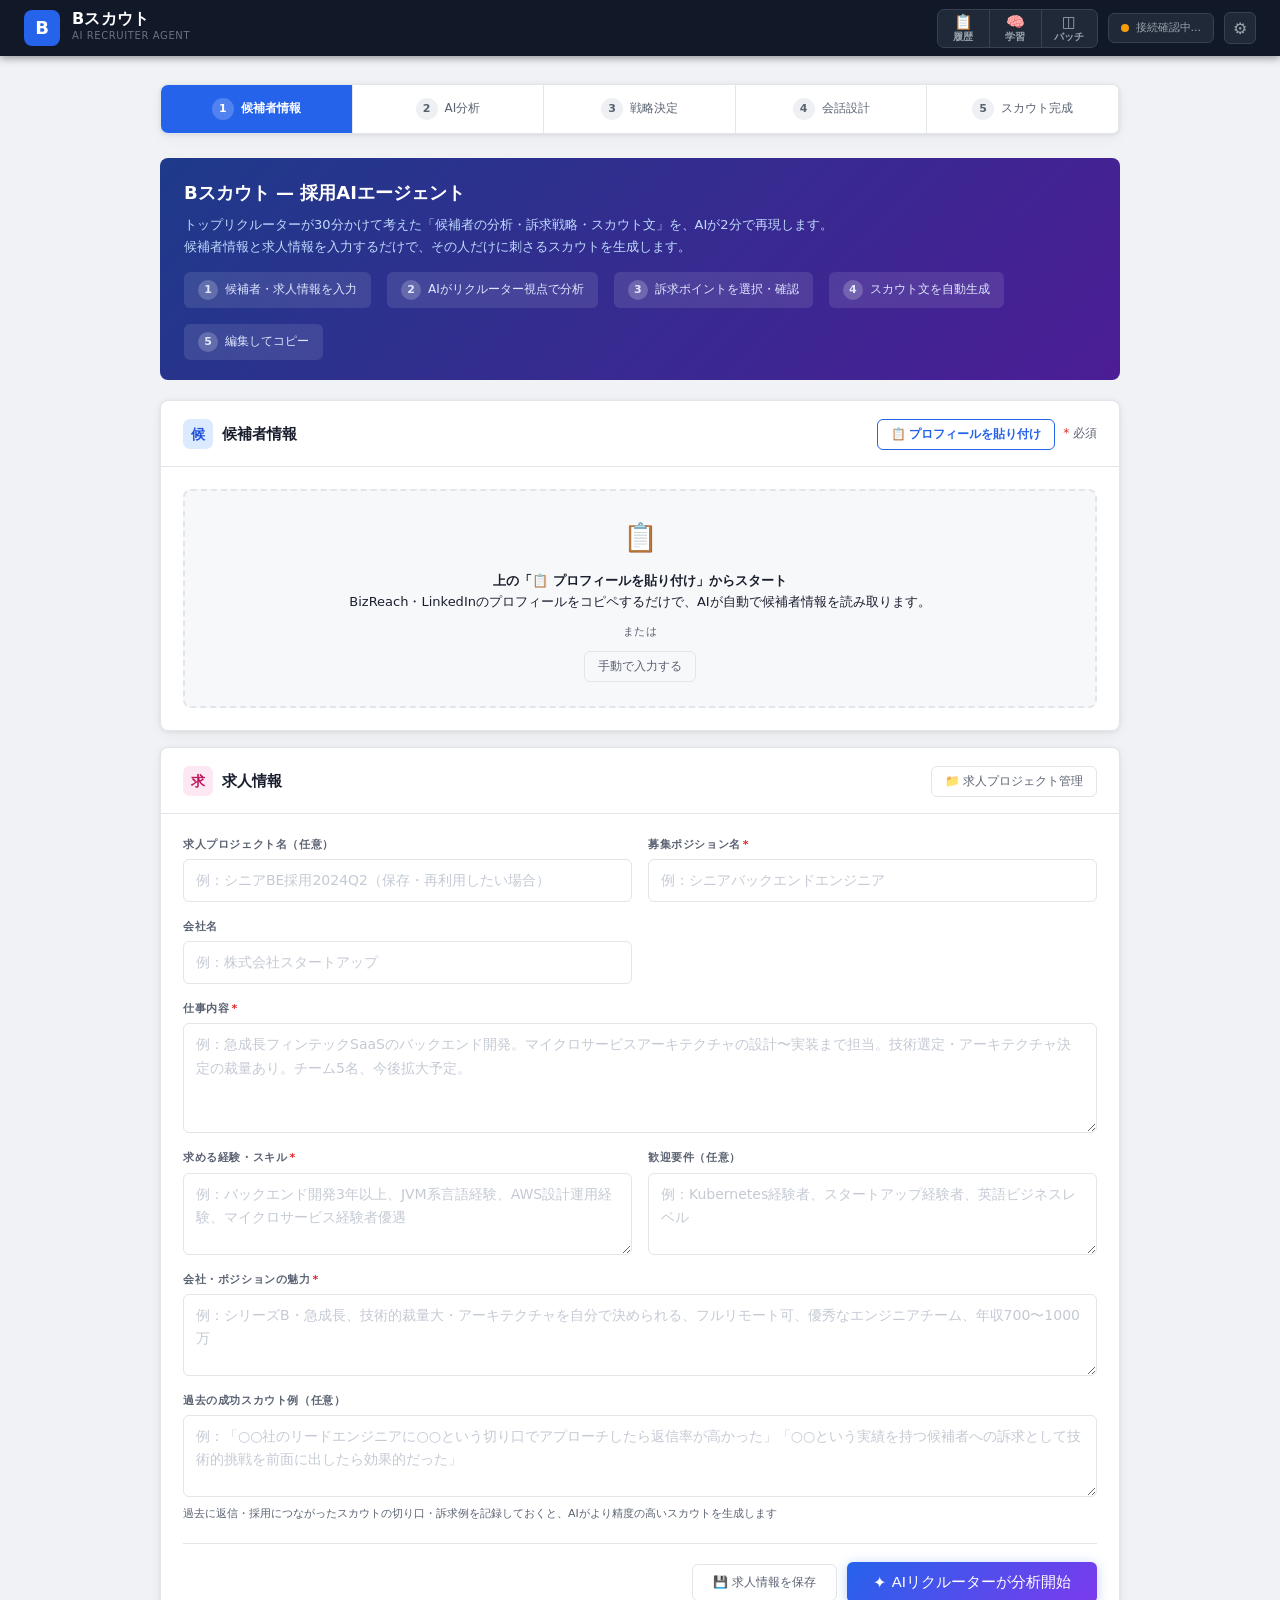
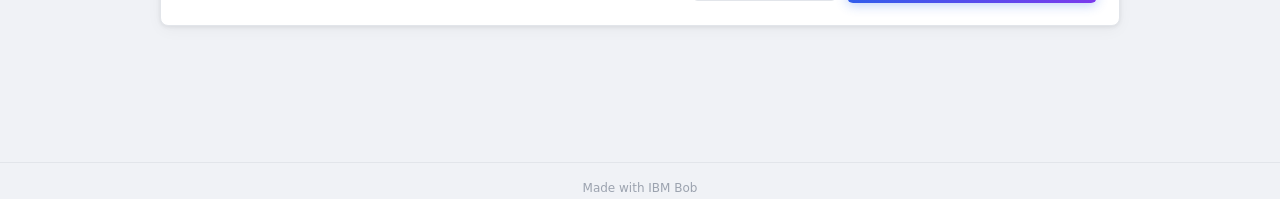
<file: index.html>
<!DOCTYPE html>
<html lang="ja">
<head>
<meta charset="UTF-8">
<meta name="viewport" content="width=device-width, initial-scale=1.0">
<title>Bスカウト — 採用AIエージェント</title>
<link rel="stylesheet" href="css/style.css">
</head>
<body>

<!-- Loading -->
<div class="overlay" id="ov">
  <div class="load-card">
    <div class="spin"></div>
    <div style="font-size:15px;font-weight:800;color:var(--text)">AIリクルーターが分析中</div>
    <div style="font-size:12px;color:var(--muted);margin-top:4px">トップリクルーターの思考を再現しています</div>
    <div class="load-steps" id="lsteps">
      <div class="ls" id="ls1"><div class="ls-dot"></div>候補者のキャリアパターンを分類</div>
      <div class="ls" id="ls2"><div class="ls-dot"></div>転職動機・志向を推測</div>
      <div class="ls" id="ls3"><div class="ls-dot"></div>求人とのマッチポイントを分析</div>
      <div class="ls" id="ls4"><div class="ls-dot"></div>訴求戦略を策定</div>
      <div class="ls" id="ls5"><div class="ls-dot"></div>スカウト文を生成</div>
    </div>
  </div>
</div>

<!-- Header -->
<header class="topbar">
  <div class="topbar-left">
    <div class="logo">B</div>
    <div class="brand">
      <div class="brand-name">Bスカウト</div>
      <div class="brand-sub">AI Recruiter Agent</div>
    </div>
  </div>
  <div class="topbar-right">
    <!-- ツールグループ -->
    <div class="topbar-tools">
      <button class="topbar-tool-btn" id="historyBtn" onclick="openHistory()" title="スカウト履歴・ダッシュボード">
        <span class="tt-icon">📋</span><span class="tt-label">履歴</span>
      </button>
      <button class="topbar-tool-btn" onclick="openLearnModal()" title="優良スカウト文を登録してAIに学習させる">
        <span class="tt-icon">🧠</span><span class="tt-label">学習</span>
      </button>
      <button class="topbar-tool-btn batch-toggle-btn" id="batchModeBtn" title="複数候補者を一括処理">
        <span class="tt-icon">◫</span><span class="tt-label">バッチ</span>
      </button>
    </div>
    <!-- 接続状態 -->
    <div class="mode-pill" id="modePill">
      <div class="mode-dot demo" id="modeDot"></div>
      <div class="mode-label" id="modeLabel">接続確認中...</div>
    </div>
    <!-- 設定 -->
    <button class="wx-settings-btn" id="wxSettingsBtn" onclick="toggleWxPanel()" title="モデル・バックエンド設定">⚙</button>
  </div>
</header>

<!-- watsonx 設定パネル (v2.0: 接続テスト・バックアップ機能追加) -->
<div class="wx-panel" id="wxPanel">
  <div class="wx-panel-inner">
    <div class="wx-panel-title">AI接続設定 <span style="font-size:10px;font-weight:400;color:var(--muted);margin-left:8px">v2.0</span></div>

    <!-- デモモード説明 -->
    <div style="background:#1f2937;border:1px solid #374151;border-radius:6px;padding:10px 12px;margin-bottom:12px">
      <div style="font-size:11px;color:#f59e0b;font-weight:700;margin-bottom:4px">📌 現在：デモモード（AIなし）</div>
      <div style="font-size:11px;color:#9ca3af;line-height:1.6">OpenAI APIキーを入力すると、AIが実際に分析・スカウト文を生成します。<br>キーがない場合もデモ文が生成されます（AIなし）。</div>
      <div style="margin-top:8px">
        <a href="https://platform.openai.com/api-keys" target="_blank" style="font-size:11px;color:#60a5fa;text-decoration:none">→ OpenAI APIキーを取得する ↗</a>
      </div>
    </div>

    <div class="wx-row">
      <span class="wx-label">OpenAIモデル</span>
      <select class="wx-input" id="mdl" onchange="">
        <option value="gpt-4o">GPT-4o（推奨）</option>
        <option value="gpt-4o-mini">GPT-4o-mini（高速・低コスト）</option>
        <option value="gpt-4-turbo">GPT-4 Turbo</option>
      </select>
    </div>
    <div class="wx-row">
      <span class="wx-label">バックエンド</span>
      <div class="wx-toggle-group">
        <button class="wx-toggle" id="wxBtnOpenai" onclick="setBackend('openai')">OpenAI</button>
        <button class="wx-toggle" id="wxBtnWatsonx" onclick="setBackend('watsonx')">IBM watsonx</button>
      </div>
    </div>
    <div id="wxOpenaiFields" class="wx-fields">
      <div class="wx-row">
        <span class="wx-label">APIキー</span>
        <input type="password" class="wx-input" id="wxApiKey" placeholder="sk-proj-..." oninput="saveWxField('bscout_apikey', this.value)">
      </div>
    </div>
    <div id="wxWatsonxFields" class="wx-fields" style="display:none">
      <div class="wx-row">
        <span class="wx-label">IAMトークン</span>
        <input type="password" class="wx-input" id="wxToken" placeholder="Bearer eyJ..." oninput="saveWxField('bscout_wx_token', this.value)">
      </div>
      <div class="wx-row">
        <span class="wx-label">エンドポイントURL</span>
        <input type="text" class="wx-input" id="wxUrl" placeholder="https://us-south.ml.cloud.ibm.com/ml/v1/text/generation?version=2023-05-29" oninput="saveWxField('bscout_wx_url', this.value)">
      </div>
      <div class="wx-row">
        <span class="wx-label">プロジェクトID</span>
        <input type="text" class="wx-input" id="wxProject" placeholder="xxxxxxxx-xxxx-xxxx-xxxx-xxxxxxxxxxxx" oninput="saveWxField('bscout_wx_project', this.value)">
      </div>
      <div class="wx-row">
        <span class="wx-label">モデル</span>
        <select class="wx-input" id="wxModel" onchange="saveWxField('bscout_wx_model', this.value)">
          <option value="ibm/granite-13b-instruct-v2">Granite 13B Instruct v2</option>
          <option value="ibm/granite-20b-multilingual">Granite 20B Multilingual</option>
          <option value="meta-llama/llama-3-70b-instruct">Llama 3 70B Instruct</option>
          <option value="meta-llama/llama-3-8b-instruct">Llama 3 8B Instruct</option>
        </select>
      </div>
      <!-- v2.0: 接続テスト -->
      <div class="wx-row" style="margin-top:6px">
        <span class="wx-label">接続テスト</span>
        <div style="display:flex;align-items:center;gap:10px">
          <button class="btn btn-sm btn-ghost" id="wxTestBtn" onclick="runConnectionTest()" style="min-width:100px">▶ テスト実行</button>
          <span id="wxTestResult" style="font-size:12px;color:var(--muted)">—</span>
        </div>
      </div>
    </div>

    <!-- v2.0: 設定バックアップ -->
    <div class="wx-backup-section">
      <div class="wx-backup-title">設定バックアップ</div>
      <div class="wx-backup-row">
        <button class="btn btn-sm btn-ghost" onclick="exportSettings()" title="APIキー・設定・履歴をJSONでバックアップ">📦 バックアップ出力</button>
        <label class="btn btn-sm btn-ghost" style="cursor:pointer" title="バックアップJSONから設定・履歴を復元">
          📂 インポート
          <input type="file" id="settingsImportFile" accept=".json" style="display:none" onchange="handleSettingsImport(event)">
        </label>
        <button class="btn btn-sm btn-ghost" onclick="exportEditLogs()" title="蓄積した修正ログ・学習データをJSONでダウンロード">📥 学習データ出力</button>
      </div>
      <div id="importStatus" style="font-size:12px;color:var(--muted);margin-top:6px;display:none"></div>
    </div>

    <div class="wx-panel-footer">
      <button class="btn btn-sm btn-ghost" onclick="clearWxSettings()">設定をクリア</button>
      <button class="btn btn-sm btn-primary" onclick="applyWxSettings()">適用して閉じる</button>
    </div>
  </div>
</div>

<main class="wrap">

  <!-- Stepper -->
  <div class="stepper">
    <div class="st active" id="si1" title="候補者情報と求人情報を入力"><div class="st-num">1</div><span class="st-label">候補者情報</span></div>
    <div class="st"        id="si2" title="AIがトップリクルーター視点で分析"><div class="st-num">2</div><span class="st-label">AI分析</span></div>
    <div class="st"        id="si3" title="AIが推奨するIBM訴求ポイントを選択"><div class="st-num">3</div><span class="st-label">戦略決定</span></div>
    <div class="st"        id="si4" title="AIがスカウト文の会話設計を行います"><div class="st-num">4</div><span class="st-label">会話設計</span></div>
    <div class="st"        id="si5" title="スカウト文を生成・編集・コピーして完成"><div class="st-num">5</div><span class="st-label">スカウト完成</span></div>
    <div class="st"        id="si6" style="display:none"></div>
  </div>

  <div class="err-bar" id="errBar"></div>

  <!-- ==================== PANEL 1 ==================== -->
  <div class="panel on" id="p1">
    <div class="onboard-banner">
      <div class="ob-title">Bスカウト — 採用AIエージェント</div>
      <div class="ob-sub">トップリクルーターが30分かけて考えた「候補者の分析・訴求戦略・スカウト文」を、AIが2分で再現します。<br>候補者情報と求人情報を入力するだけで、その人だけに刺さるスカウトを生成します。</div>
      <div class="ob-steps">
        <div class="ob-step"><div class="ob-step-n">1</div>候補者・求人情報を入力</div>
        <div class="ob-step"><div class="ob-step-n">2</div>AIがリクルーター視点で分析</div>
        <div class="ob-step"><div class="ob-step-n">3</div>訴求ポイントを選択・確認</div>
        <div class="ob-step"><div class="ob-step-n">4</div>スカウト文を自動生成</div>
        <div class="ob-step"><div class="ob-step-n">5</div>編集してコピー</div>
      </div>
    </div>

    <div class="card">
      <div class="card-head">
        <div class="card-title">
          <div class="icon-chip" style="background:#dbeafe;color:#1d4ed8">候</div>
          候補者情報
        </div>
        <div style="display:flex;align-items:center;gap:8px">
          <button class="btn btn-ghost btn-sm paste-profile-btn" id="pasteProfileBtn" onclick="togglePastePanel()" title="BizReach・LinkedIn等のプロフィールをコピペすると自動で入力">
            📋 プロフィールを貼り付け
          </button>
          <span style="font-size:12px;color:var(--muted)"><span style="color:var(--red)">*</span> 必須</span>
        </div>
      </div>

      <!-- プロフィール貼り付けパネル -->
      <div class="paste-panel" id="pastePanel" style="display:none">
        <div class="paste-panel-inner">
          <div class="paste-panel-header">
            <div class="paste-panel-title">
              📋 プロフィール自動解析
              <span class="paste-panel-badge">BizReach / LinkedIn / Wantedly / 職務経歴書 対応</span>
            </div>
            <button class="paste-panel-close" onclick="togglePastePanel()">✕</button>
          </div>
          <div class="paste-panel-hint">
            BizReach・LinkedIn などのプロフィールページを<strong>まるごとコピー</strong>して貼り付けてください。<br>
            AIが自動で「会社名・職種・経験・スキル・転職理由」を読み取ってフォームを埋めます。
          </div>
          <textarea class="paste-ta" id="profilePasteArea" placeholder="ここにプロフィールテキストをペースト（Ctrl+V）してください...&#10;&#10;例）BizReachのプロフィール画面を全選択（Ctrl+A）→コピー（Ctrl+C）→ここにペースト" rows="8"></textarea>
          <div class="paste-panel-actions">
            <div class="paste-status" id="pasteStatus"></div>
            <div style="display:flex;gap:8px">
              <button class="btn btn-ghost btn-sm" onclick="clearPasteArea()">クリア</button>
              <button class="btn btn-ai" id="parseProfileBtn" onclick="parseProfile()">
                <span style="font-size:14px">✦</span> AIが解析してフォームを埋める
              </button>
            </div>
          </div>
        </div>
      </div>

      <div class="card-body">
        <!-- ② シンプル化: 貼り付け後の確認・追記エリア -->
        <div class="simple-candidate-wrap" id="simpleCandidateWrap">
          <!-- 貼り付け前: ガイダンス表示 -->
          <div class="paste-guide" id="pasteGuide">
            <div class="paste-guide-icon">📋</div>
            <div class="paste-guide-text">
              <strong>上の「📋 プロフィールを貼り付け」からスタート</strong><br>
              BizReach・LinkedInのプロフィールをコピペするだけで、AIが自動で候補者情報を読み取ります。
            </div>
            <div class="paste-guide-or">または</div>
            <button class="btn btn-ghost btn-sm" onclick="showManualForm()">手動で入力する</button>
          </div>

          <!-- 貼り付け後: サマリー + 追記欄（pasteProfileで表示切り替え） -->
          <div class="parsed-summary" id="parsedSummary" style="display:none">
            <div class="ps-head">
              <div class="ps-title" id="psSummaryTitle">読み取り完了</div>
              <button class="btn btn-ghost btn-sm" onclick="showManualForm()" style="font-size:11px">✎ 詳細編集</button>
            </div>
            <div class="ps-fields" id="psSummaryFields"></div>
          </div>

          <!-- 追記フリーコメント -->
          <div class="freecomment-wrap" id="freeCommentWrap" style="display:none">
            <label class="freecomment-label">📝 追記・補足（任意）</label>
            <textarea class="freecomment-ta" id="c_freecomment" rows="3"
              placeholder="例: 転職理由は「より大きな裁量で開発したい」と言っていた。英語は苦手そう。前職でAWSの設計を主導したと話していた。"></textarea>
            <div class="hint">面談・会話で得た情報や気になった点を自由に追記できます。AIがスカウト戦略に反映します。</div>
          </div>
        </div>

        <!-- 手動入力フォーム（折りたたみ） -->
        <div class="manual-form" id="manualForm" style="display:none">
          <div class="manual-form-head">
            <span style="font-size:12px;font-weight:700;color:var(--muted)">手動入力モード</span>
            <button class="btn btn-ghost btn-sm" onclick="hideManualForm()" style="font-size:11px">▲ 閉じる</button>
          </div>
          <div class="grid2">
            <div class="fg">
              <label>現在の会社<span class="req">*</span></label>
              <input type="text" id="c_co" placeholder="例：株式会社〇〇テック">
            </div>
            <div class="fg">
              <label>現在の職種<span class="req">*</span></label>
              <input type="text" id="c_role" placeholder="例：バックエンドエンジニア（リード）">
            </div>
            <div class="fg s2">
              <label>経験概要<span class="req">*</span></label>
              <textarea id="c_exp" class="tall" placeholder="例：Javaを使ったEC基盤開発5年。直近2年はチームリード（5名）。月間1000万PVのサービスを担当。"></textarea>
            </div>
            <div class="fg">
              <label>スキル<span class="req">*</span></label>
              <textarea id="c_sk" placeholder="例：Java, Spring Boot, AWS, Docker, Kubernetes"></textarea>
            </div>
            <div class="fg">
              <label>過去の代表プロジェクト</label>
              <textarea id="c_pj" placeholder="例：ECリニューアル（PL・7名・6ヶ月）"></textarea>
            </div>
            <div class="fg s2">
              <label>転職理由・キャリア志向</label>
              <textarea id="c_why" placeholder="例：技術的な挑戦をしたい、裁量が欲しい、年収を上げたい"></textarea>
            </div>
          </div>
        </div>
      </div>
    </div>

    <div class="card">
      <div class="card-head">
        <div class="card-title">
          <div class="icon-chip" style="background:#fce7f3;color:#be185d">求</div>
          求人情報
        </div>
        <button class="btn btn-ghost btn-sm" id="projMgrBtn" onclick="openProjectModal()">📁 求人プロジェクト管理</button>
      </div>

      <!-- プロジェクト選択バー -->
      <div class="proj-selector-bar" id="projSelectorBar">
        <div class="proj-selector-label">📂 保存済み求人を読み込む：</div>
        <div class="proj-selector-list" id="projSelectorList"></div>
      </div>

      <div class="card-body">
        <div class="grid2">
          <div class="fg">
            <label>求人プロジェクト名（任意）</label>
            <input type="text" id="j_proj_name" placeholder="例：シニアBE採用2024Q2（保存・再利用したい場合）">
          </div>
          <div class="fg">
            <label>募集ポジション名<span class="req">*</span></label>
            <input type="text" id="j_pos" placeholder="例：シニアバックエンドエンジニア">
          </div>
          <div class="fg">
            <label>会社名</label>
            <input type="text" id="j_co" placeholder="例：株式会社スタートアップ">
          </div>
          <div class="fg s2">
            <label>仕事内容<span class="req">*</span></label>
            <textarea id="j_desc" class="tall" placeholder="例：急成長フィンテックSaaSのバックエンド開発。マイクロサービスアーキテクチャの設計〜実装まで担当。技術選定・アーキテクチャ決定の裁量あり。チーム5名、今後拡大予定。"></textarea>
          </div>
          <div class="fg">
            <label>求める経験・スキル<span class="req">*</span></label>
            <textarea id="j_req" placeholder="例：バックエンド開発3年以上、JVM系言語経験、AWS設計運用経験、マイクロサービス経験者優遇"></textarea>
          </div>
          <div class="fg">
            <label>歓迎要件（任意）</label>
            <textarea id="j_pref" placeholder="例：Kubernetes経験者、スタートアップ経験者、英語ビジネスレベル"></textarea>
          </div>
          <div class="fg s2">
            <label>会社・ポジションの魅力<span class="req">*</span></label>
            <textarea id="j_ap" placeholder="例：シリーズB・急成長、技術的裁量大・アーキテクチャを自分で決められる、フルリモート可、優秀なエンジニアチーム、年収700〜1000万"></textarea>
          </div>
          <div class="fg s2">
            <label>過去の成功スカウト例（任意）</label>
            <textarea id="j_success" placeholder="例：「○○社のリードエンジニアに○○という切り口でアプローチしたら返信率が高かった」「○○という実績を持つ候補者への訴求として技術的挑戦を前面に出したら効果的だった」"></textarea>
            <div class="hint">過去に返信・採用につながったスカウトの切り口・訴求例を記録しておくと、AIがより精度の高いスカウトを生成します</div>
          </div>
        </div>
        <div class="btn-row">
          <button class="btn btn-ghost" id="projSaveBtn" onclick="saveCurrentProject()" style="font-size:12px">💾 求人情報を保存</button>
          <button class="btn btn-ai" id="analyzeBtn">
            <span style="font-size:16px">✦</span> AIリクルーターが分析開始
          </button>
        </div>
      </div>
    </div>

    <!-- 求人プロジェクト管理モーダル -->
    <div class="proj-modal-overlay" id="projModalOverlay" onclick="closeProjModal(event)">
      <div class="proj-modal">
        <div class="proj-modal-head">
          <div class="proj-modal-title">📁 求人プロジェクト管理</div>
          <button class="proj-modal-close" onclick="closeProjectModal()">✕</button>
        </div>
        <div class="proj-modal-body">
          <div class="proj-modal-hint">保存した求人情報はワンクリックで読み込めます。複数ポジションを掛け持つ際に便利です。</div>
          <div class="proj-list" id="projModalList"></div>
          <div class="proj-modal-empty" id="projModalEmpty">まだ保存された求人プロジェクトはありません。<br>求人情報を入力して「💾 求人情報を保存」ボタンから保存できます。</div>
        </div>
      </div>
    </div>
  </div>

  <!-- ==================== PANEL 1.5: AI補完質問 ==================== -->
  <div class="panel" id="p15">
    <div class="card">
      <div class="card-head">
        <div class="card-title">
          <div class="icon-chip" style="background:#fef3c7;color:#92400e">?</div>
          AIエージェント — 追加情報の確認
        </div>
        <span style="font-size:12px;color:var(--muted)">スキップして分析に進むことも可能です</span>
      </div>
      <div class="card-body">
        <div class="iq-bar-wrap">
          <span class="iq-label">入力情報品質スコア</span>
          <div class="iq-bar"><div class="iq-fill" id="iqFill" style="width:0%"></div></div>
          <span class="iq-score" id="iqScore">—</span>
        </div>
        <div class="aq-intro" id="aqIntro"></div>
        <div class="aq-list" id="aqList"></div>
        <p class="aq-skip-note">回答できない項目はスキップしてください。入力した内容はAI分析の精度向上に使われます。</p>
        <div class="btn-row">
          <button class="btn btn-ghost" id="b15to1">← 情報を修正</button>
          <button class="btn btn-ghost" id="b15skip">このまま分析する →</button>
          <button class="btn btn-ai" id="b15analyze">
            <span style="font-size:15px">✦</span> 補完して分析開始
          </button>
        </div>
      </div>
    </div>
  </div>

  <!-- ==================== PANEL BATCH: バッチ処理 ==================== -->
  <div class="panel" id="pBatch">
    <div class="card">
      <div class="card-head">
        <div class="card-title">
          <div class="icon-chip" style="background:var(--purple-l);color:var(--purple)">◫</div>
          バッチ処理 — 複数候補者を一括分析・スカウト生成
        </div>
        <button class="btn btn-ghost btn-sm" id="batchAddBtn">＋ 候補者を追加</button>
      </div>
      <div class="card-body">
        <div class="batch-intro">
          複数の候補者に対して、<strong>同じ求人情報</strong>でまとめて分析・スカウト文を生成します。
          各候補者の最低限の情報（会社・職種・経験・スキル）を入力してください。求人情報はSTEP1で入力したものを使用します。
        </div>
        <div style="background:var(--surface);border:1px solid var(--border);border-radius:6px;padding:12px 16px;margin-bottom:16px;font-size:12px;">
          <div style="font-size:11px;font-weight:700;color:var(--muted);text-transform:uppercase;letter-spacing:.4px;margin-bottom:6px">使用する求人情報</div>
          <div id="batchJobSummary" style="color:var(--text);line-height:1.8">—</div>
        </div>
        <div class="batch-candidates" id="batchCandidates"></div>
        <div class="batch-progress" id="batchProgress">
          <div class="spin" style="width:18px;height:18px;border-width:2px;margin:0"></div>
          <span id="batchProgressText">分析中...</span>
        </div>
        <div class="btn-row">
          <button class="btn btn-ghost" id="batchBackBtn">← 通常モードに戻る</button>
          <button class="btn btn-ai" id="batchRunBtn" disabled>
            <span style="font-size:15px">✦</span> 一括分析・スカウト生成
          </button>
        </div>
        <div class="batch-result" id="batchResult">
          <div style="font-size:13px;font-weight:800;margin-bottom:12px;padding-top:16px;border-top:1px solid var(--border)">分析・生成結果</div>
          <div class="batch-result-grid" id="batchResultGrid"></div>
        </div>
      </div>
    </div>
  </div>

  <!-- ==================== PANEL 2: AI分析（OHEREフレーム） ==================== -->
  <div class="panel" id="p2">
    <div class="card">
      <div class="card-head">
        <div class="card-title">
          <div class="icon-chip" style="background:#ede9fe;color:#6d28d9">分</div>
          AIリクルーター判断レポート
        </div>
        <button class="btn btn-ghost btn-sm" id="reAnalyzeBtn">✦ 再分析</button>
      </div>
      <div class="card-body">
        <div class="section-desc">
          AIがトップリクルーターの視点で候補者を分析しました。<strong>OHEREフレーム</strong>で思考プロセスを確認し、訴求戦略を決定してください。
        </div>

        <!-- マッチスコア -->
        <div class="score-wrap">
          <span class="score-label">マッチスコア</span>
          <div class="score-bar"><div class="score-fill" id="sBar" style="width:0%"></div></div>
          <span class="score-n" id="sNum">—</span>
          <span class="score-lv" id="sLv"></span>
        </div>

        <!-- 候補者温度感AI -->
        <div class="p2-section-title">
          <span class="p2-section-icon" style="background:#fef3c7;color:#92400e">🌡</span>
          候補者温度感AI
          <span class="p2-section-badge" style="background:#fef3c7;color:#92400e">転職意欲推測</span>
        </div>
        <div class="temperature-wrap" id="temperatureBlock">
          <div class="temp-stars">—</div>
        </div>

        <!-- キャリアストーリーAI -->
        <div class="p2-section-title" style="margin-top:20px">
          <span class="p2-section-icon" style="background:#dbeafe;color:#1d4ed8">📖</span>
          キャリアストーリーAI
          <span class="p2-section-badge" style="background:#dbeafe;color:#1d4ed8">過去→現在→未来</span>
        </div>
        <div class="career-story-wrap" id="careerStoryBlock"></div>

        <!-- OHEREフレーム -->
        <div class="p2-section-title" style="margin-top:20px">
          <span class="p2-section-icon" style="background:#ede9fe;color:#6d28d9">✦</span>
          OHEREフレーム — トップリクルーターの思考プロセス
          <span class="p2-section-badge" style="background:#ede9fe;color:#6d28d9">5段階分析</span>
        </div>
        <div class="ohere-wrap" id="ohereBlock"></div>

        <!-- 既存分析グリッド（候補者タイプ・接点・避ける訴求） -->
        <div class="analysis-grid" id="aGrid" style="margin-top:16px"></div>

        <!-- 訴求優先順位 -->
        <div style="margin-top:20px">
          <div class="ab-label" style="margin-bottom:12px">
            <div class="ab-dot" style="background:var(--accent)"></div>
            訴求ポイント優先順位 — なぜこの順番なのか
          </div>
          <div class="priority-list" id="priorityList"></div>
        </div>

        <!-- 採用担当者ガイダンス -->
        <div style="margin-top:20px">
          <div class="ab-label" style="margin-bottom:12px">
            <div class="ab-dot" style="background:var(--green)"></div>
            採用担当者へのアプローチガイダンス
            <span class="learning-badge">学習データ対象</span>
          </div>
          <div class="guidance-list" id="guidanceList"></div>
        </div>

        <div class="btn-row">
          <button class="btn btn-ghost" id="b2to1">← 情報を修正</button>
          <button class="btn btn-primary" id="b2to3">訴求ポイントを選択 →</button>
        </div>
      </div>
    </div>
  </div>

  <!-- ==================== PANEL 3: 戦略決定 ==================== -->
  <div class="panel" id="p3">
    <div class="card">
      <div class="card-head">
        <div class="card-title">
          <div class="icon-chip" style="background:#d1fae5;color:#065f46">戦</div>
          アプローチ戦略決定
        </div>
        <span style="font-size:12px;color:var(--muted)">AIの推奨に初期チェックを入れています</span>
      </div>
      <div class="card-body">
        <div class="appeal-intro">
          <strong>AIがこの候補者に「刺さる」と判断した訴求ポイント</strong>に初期チェックが入っています。チェックを調整してから会話設計に進んでください。
        </div>
        <div class="appeal-grid" id="appealGrid"></div>
        <div class="strategy-note" id="strategyNote"></div>
        <div class="btn-row">
          <button class="btn btn-ghost" id="b3to2">← 分析結果に戻る</button>
          <button class="btn btn-ai" id="genStoryBtn">
            <span style="font-size:15px">✦</span> 選択した訴求で会話設計へ
          </button>
        </div>
      </div>
    </div>
  </div>

  <!-- ==================== PANEL 4: Story Planner（会話設計）==================== -->
  <div class="panel" id="p4">
    <div class="card">
      <div class="card-head">
        <div class="card-title">
          <div class="icon-chip" style="background:#fef3c7;color:#92400e">✦</div>
          Story Planner — 会話設計
        </div>
        <span style="font-size:12px;color:var(--muted)">文章を書く前にトップリクルーターが考えること</span>
      </div>
      <div class="card-body" id="storyPlanBody">
        <div class="sp-loading" id="spLoading">
          <div class="spin" style="width:24px;height:24px;border-width:2.5px;margin:0 auto 10px"></div>
          <div style="font-size:13px;color:var(--muted)">会話設計を生成中...</div>
        </div>
        <div id="spContent" style="display:none">

          <!-- 編集モード切替 -->
          <div class="sp-edit-toggle-bar">
            <span class="sp-edit-toggle-label">会話設計を直接編集</span>
            <button class="sp-edit-toggle-btn" id="spEditToggleBtn" onclick="toggleSpEdit()">✎ 編集モード</button>
          </div>

          <!-- 表示モード -->
          <div id="spViewMode">

            <!-- 会話設計のサマリー -->
            <div class="sp-section">
              <div class="sp-section-label">
                <div class="sp-dot" style="background:#2563eb"></div>
                冒頭フォーカス — 最初に何に触れるか
              </div>
              <div class="sp-value" id="sp-openingFocus"></div>
            </div>

            <div class="sp-section">
              <div class="sp-section-label">
                <div class="sp-dot" style="background:#7c3aed"></div>
                能力承認 — 最初に何を認めるか
              </div>
              <div class="sp-value" id="sp-capability"></div>
            </div>

            <div class="sp-section">
              <div class="sp-section-label">
                <div class="sp-dot" style="background:#059669"></div>
                キャリア仮説 — どんな未来を想像させるか
              </div>
              <div class="sp-value" id="sp-hypothesis"></div>
            </div>

            <!-- IBM訴求設計 -->
            <div class="sp-section">
              <div class="sp-section-label">
                <div class="sp-dot" style="background:#d97706"></div>
                IBM訴求設計 — どの訴求をどの順番で
              </div>
              <div class="sp-appeals" id="sp-appeals"></div>
            </div>

            <!-- 会話フロー -->
            <div class="sp-section">
              <div class="sp-section-label">
                <div class="sp-dot" style="background:#be185d"></div>
                会話フロー — STEP1〜5の設計
              </div>
              <div class="sp-flow" id="sp-flow"></div>
            </div>

            <!-- クロージング + 文体 -->
            <div class="sp-meta-row">
              <div class="sp-meta-item">
                <div class="sp-meta-label">クロージングスタイル</div>
                <div class="sp-meta-value" id="sp-closing"></div>
              </div>
              <div class="sp-meta-item">
                <div class="sp-meta-label">文体指示</div>
                <div class="sp-meta-value" id="sp-tone"></div>
              </div>
              <div class="sp-meta-item sp-meta-avoid">
                <div class="sp-meta-label">⚠️ 避けること</div>
                <div class="sp-meta-value" id="sp-avoid"></div>
              </div>
            </div>

          </div><!-- /#spViewMode -->

          <!-- 編集モード（初期非表示） -->
          <div id="spEditMode" style="display:none">
            <div class="sp-edit-form">

              <div class="sp-edit-field">
                <label class="sp-edit-label">
                  <div class="sp-dot" style="background:#2563eb"></div>
                  冒頭フォーカス — 最初に何に触れるか
                </label>
                <textarea class="sp-edit-ta" id="spe-openingFocus" rows="2" oninput="spEditSync('openingFocus', this.value)"></textarea>
              </div>

              <div class="sp-edit-field">
                <label class="sp-edit-label">
                  <div class="sp-dot" style="background:#7c3aed"></div>
                  能力承認 — 最初に何を認めるか
                </label>
                <textarea class="sp-edit-ta" id="spe-capability" rows="2" oninput="spEditSync('capabilityToAcknowledge', this.value)"></textarea>
              </div>

              <div class="sp-edit-field">
                <label class="sp-edit-label">
                  <div class="sp-dot" style="background:#059669"></div>
                  キャリア仮説 — どんな未来を想像させるか
                </label>
                <textarea class="sp-edit-ta" id="spe-hypothesis" rows="2" oninput="spEditSync('careerHypothesis', this.value)"></textarea>
              </div>

              <!-- 会話フロー編集（STEP1〜5） -->
              <div class="sp-edit-field">
                <label class="sp-edit-label">
                  <div class="sp-dot" style="background:#be185d"></div>
                  会話フロー — STEP1〜5の設計
                </label>
                <div class="sp-edit-flow" id="spe-flowFields"></div>
              </div>

              <!-- IBM訴求順序変更 -->
              <div class="sp-edit-field">
                <label class="sp-edit-label">
                  <div class="sp-dot" style="background:#d97706"></div>
                  IBM訴求設計 — 理由と具体例を編集
                </label>
                <div class="sp-edit-appeals" id="spe-appealFields"></div>
              </div>

              <div class="sp-edit-field">
                <label class="sp-edit-label">
                  <div class="sp-dot" style="background:#94a3b8"></div>
                  クロージングスタイル
                </label>
                <select class="sp-edit-sel" id="spe-closingStyle" onchange="spEditSync('closingStyle', this.value)">
                  <option value="情報交換型">情報交換型</option>
                  <option value="カジュアル型">カジュアル型</option>
                  <option value="提案型">提案型</option>
                </select>
              </div>

              <div class="sp-edit-field">
                <label class="sp-edit-label">
                  <div class="sp-dot" style="background:#94a3b8"></div>
                  文体指示
                </label>
                <textarea class="sp-edit-ta" id="spe-writingTone" rows="2" oninput="spEditSync('writingTone', this.value)"></textarea>
              </div>

              <div class="sp-edit-field">
                <label class="sp-edit-label" style="color:var(--amber)">
                  <div class="sp-dot" style="background:#d97706"></div>
                  ⚠️ このスカウトで避けること
                </label>
                <textarea class="sp-edit-ta" id="spe-avoidInThisScout" rows="2" oninput="spEditSync('avoidInThisScout', this.value)"></textarea>
              </div>

              <div class="sp-edit-save-row">
                <button class="btn btn-primary btn-sm" onclick="applySpEdit()">✓ 編集を保存して表示モードへ</button>
                <button class="btn btn-ghost btn-sm" onclick="cancelSpEdit()">キャンセル</button>
              </div>
            </div>
          </div><!-- /#spEditMode -->

          <!-- 編集ノート（採用担当者が修正メモを残せる） -->
          <div class="sp-edit-note-wrap">
            <div class="sp-section-label" style="margin-bottom:6px">
              <div class="sp-dot" style="background:#6b7280"></div>
              採用担当者メモ（任意）— 設計への追記・修正
            </div>
            <textarea id="sp-note" class="sp-note" placeholder="例: 冒頭はもっとカジュアルに。IBM訴求は2位のグローバルを前に出したい。" rows="3"></textarea>
          </div>
        </div>
      </div>
      <div class="btn-row" style="padding:16px 22px;border-top:1px solid var(--border);margin:0">
        <button class="btn btn-ghost" id="b4to3">← 戦略決定に戻る</button>
        <button class="btn btn-ghost" id="regenStoryBtn">↻ 再設計</button>
        <button class="btn btn-ai" id="genMailBtn">
          <span style="font-size:15px">✦</span> この設計でスカウト文を生成
        </button>
      </div>
    </div>
  </div>

  <!-- ==================== PANEL 5: 編集・完成 ==================== -->
  <div class="panel" id="p5">
    <div class="card">
      <div class="card-head">
        <div class="card-title">
          <div class="icon-chip" style="background:#d1fae5;color:#065f46">✉</div>
          スカウトメール — 編集・完成
        </div>
        <div style="display:flex;gap:8px;">
          <button class="btn btn-ghost btn-sm" id="pvBtn">プレビュー</button>
          <button class="btn btn-ghost btn-sm" id="regenAllBtn">✦ 全文再生成</button>
        </div>
      </div>
      <div class="card-body">
        <div class="section-desc">
          各セクションを直接編集できます。「✦ 再生成」でそのセクションだけ生み直せます。編集完了後、「全文コピー」でメールに貼り付けてください。
        </div>
        <div class="preview-box" id="pvBox"></div>
        <div class="mail-sections" id="mSections">
          <div class="ms" id="ms-subject">
            <div class="ms-head">
              <div class="ms-label">📧 件名 <span class="ms-badge mb-req">必須</span></div>
              <button class="regen-btn" data-sec="subject">✦ 再生成</button>
            </div>
            <div class="ms-body"><textarea class="subj" id="ta-subject" rows="2"></textarea></div>
          </div>
          <div class="ms" id="ms-intro">
            <div class="ms-head">
              <div class="ms-label">👋 冒頭文 <span class="ms-badge mb-req">候補者固有</span></div>
              <button class="regen-btn" data-sec="intro">✦ 再生成</button>
            </div>
            <div class="ms-body"><textarea id="ta-intro" rows="4"></textarea><div class="cc" id="cc-intro"></div></div>
          </div>
          <div class="ms" id="ms-why">
            <div class="ms-head">
              <div class="ms-label">🔍 なぜ声をかけたか <span class="ms-badge mb-req">候補者固有</span></div>
              <button class="regen-btn" data-sec="why">✦ 再生成</button>
            </div>
            <div class="ms-body"><textarea id="ta-why" rows="3"></textarea><div class="cc" id="cc-why"></div></div>
          </div>
          <div class="ms" id="ms-match">
            <div class="ms-head">
              <div class="ms-label">🔗 ポジションとの接点 <span class="ms-badge mb-ai">AI分析</span></div>
              <button class="regen-btn" data-sec="match">✦ 再生成</button>
            </div>
            <div class="ms-body"><textarea id="ta-match" rows="3"></textarea><div class="cc" id="cc-match"></div></div>
          </div>
          <div class="ms" id="ms-benefit">
            <div class="ms-head">
              <div class="ms-label">✨ 候補者へのメリット <span class="ms-badge mb-ai">訴求戦略反映</span></div>
              <button class="regen-btn" data-sec="benefit">✦ 再生成</button>
            </div>
            <div class="ms-body"><textarea id="ta-benefit" rows="4"></textarea><div class="cc" id="cc-benefit"></div></div>
          </div>
          <div class="ms" id="ms-cta">
            <div class="ms-head">
              <div class="ms-label">📅 カジュアル面談への誘導 <span class="ms-badge mb-req">必須</span></div>
              <button class="regen-btn" data-sec="cta">✦ 再生成</button>
            </div>
            <div class="ms-body"><textarea id="ta-cta" rows="3"></textarea></div>
          </div>
        </div>

        <!-- v完成: 署名入力欄 -->
        <div class="sign-row">
          <div class="sign-label">コピー時の署名（任意）</div>
          <div class="sign-fields">
            <input type="text" class="sign-input" id="signName" placeholder="担当者名（例：山田 太郎）">
            <input type="text" class="sign-input" id="signComp" placeholder="会社名（例：IBM Japan）">
            <input type="text" class="sign-input" id="signEmail" placeholder="メールアドレス（任意）">
          </div>
        </div>

        <div class="act-bar">
          <div style="display:flex;gap:8px">
            <button class="copy-btn" id="cpAll">
              <svg width="13" height="13" viewBox="0 0 16 16" fill="none"><rect x="5" y="5" width="9" height="9" rx="1.5" stroke="currentColor" stroke-width="1.5"/><path d="M3 11H2a1 1 0 01-1-1V2a1 1 0 011-1h8a1 1 0 011 1v1" stroke="currentColor" stroke-width="1.5" stroke-linecap="round"/></svg>
              全文コピー
            </button>
            <button class="copy-btn" id="cpSubj">件名コピー</button>
          </div>
          <button class="btn btn-ghost btn-sm" id="restartBtn">新規作成</button>
        </div>

        <!-- フィードバックUI -->
        <div class="feedback-box" id="feedbackBox"></div>

        <!-- ✦ AIセルフレビュー（IBM専用6軸採点） -->
        <div class="self-review-box" id="selfReviewBox" style="display:none"></div>

        <div class="reason-box">
          <div class="reason-title">💡 採用担当者へのメモ — なぜこの候補者にスカウトを送るべきか</div>
          <div class="reason-body" id="reasonTxt"></div>
        </div>
        <div style="margin-top:16px">
          <button class="btn btn-ghost btn-sm" id="logToggle" style="font-size:11px">判断プロセスログを表示 ▼</button>
          <div id="logBox" style="display:none;margin-top:8px">
            <div style="font-size:11px;color:var(--muted);margin-bottom:6px">将来的な学習機能のためにAIの判断プロセスを記録しています</div>
            <div class="process-log" id="procLog"></div>
          </div>
        </div>
        <div class="btn-row">
          <button class="btn btn-ghost" id="b5to3">← 訴求を変更</button>
        </div>
      </div>
    </div>
  </div>

  <!-- ==================== PANEL HISTORY: スカウト履歴 + ダッシュボード ==================== -->
  <div class="panel" id="pHistory">
    <div class="card">
      <div class="card-head">
        <div class="card-title">
          <div class="icon-chip" style="background:#f0fdf4;color:#15803d">📋</div>
          <span id="historyPanelTitle">スカウト履歴</span>
        </div>
        <button class="btn btn-ghost btn-sm" onclick="go(1)">← 戻る</button>
      </div>

      <!-- v3.0: タブナビ -->
      <div class="history-tabs">
        <button class="history-tab active" id="htab-history" onclick="switchHistoryTab('history')">📋 履歴一覧</button>
        <button class="history-tab" id="htab-dashboard" onclick="switchHistoryTab('dashboard')">📊 ダッシュボード</button>
        <button class="history-tab" id="htab-learning" onclick="switchHistoryTab('learning')">🧠 学習状況</button>
      </div>

      <!-- タブ: 履歴一覧 -->
      <div class="history-tab-content on" id="htc-history">
        <div class="card-body">
          <!-- v3.0: 検索・フィルタ -->
          <div class="history-filter-bar">
            <input type="text" class="history-search" id="historySearch" placeholder="候補者名・会社名・ポジション名で検索..." oninput="filterHistory()">
            <select class="history-filter-sel" id="historyFilterResult" onchange="filterHistory()">
              <option value="">全て</option>
              <option value="hired">採用</option>
              <option value="meeting">面談</option>
              <option value="replied">返信あり</option>
              <option value="no_reply">返信なし</option>
              <option value="pending">未記録</option>
            </select>
            <select class="history-filter-sel" id="historyFilterType" onchange="filterHistory()">
              <option value="">全タイプ</option>
              <option value="技術スペシャリスト型">技術スペシャリスト型</option>
              <option value="PM・マネジメント型">PM・マネジメント型</option>
              <option value="キャリアアップ型">キャリアアップ型</option>
              <option value="市場価値向上型">市場価値向上型</option>
              <option value="安定志向型">安定志向型</option>
            </select>
          </div>
          <div id="historyCount" style="font-size:12px;color:var(--muted);margin-bottom:10px"></div>
          <div id="historyGrid"></div>
        </div>
      </div>

      <!-- タブ: ダッシュボード (v3.0) -->
      <div class="history-tab-content" id="htc-dashboard">
        <div class="card-body">
          <div class="dash-section-title">📈 スカウト成果サマリー</div>
          <div class="dash-kpi-row" id="dashKpiRow"></div>
          <div class="dash-section-title" style="margin-top:24px">📉 スコアトレンド（直近20件）</div>
          <div class="dash-chart-wrap">
            <svg id="scoreTrendSvg" width="100%" height="120" viewBox="0 0 600 120" preserveAspectRatio="none"></svg>
          </div>
          <div class="dash-section-title" style="margin-top:24px">🏆 訴求ポイント × 返信率</div>
          <div id="appealEffectGrid"></div>
          <div class="dash-section-title" style="margin-top:24px">👥 候補者タイプ別 成果</div>
          <div id="typeEffectGrid"></div>
        </div>
      </div>

      <!-- タブ: 学習状況 (v4.0) -->
      <div class="history-tab-content" id="htc-learning">
        <div class="card-body">
          <div class="dash-section-title">🧠 修正ログ学習状況</div>
          <div class="learn-intro">採用担当者がAI生成文を修正するたびに学習データが蓄積されます。蓄積が進むほどAIの精度が向上します。</div>
          <div class="learn-kpi-row" id="learnKpiRow"></div>
          <div class="dash-section-title" style="margin-top:20px">🔍 修正パターン TOP（few-shot候補）</div>
          <div id="learnPatternList"></div>
          <div class="dash-section-title" style="margin-top:20px">📋 最近の修正ログ（直近10件）</div>
          <div id="learnRecentLogs"></div>
          <div style="margin-top:16px;display:flex;gap:8px">
            <button class="btn btn-ghost btn-sm" onclick="exportEditLogs()" title="学習データをJSONでダウンロード">📥 学習データを出力</button>
            <button class="btn btn-ghost btn-sm" onclick="exportSettings()" title="全設定・履歴をバックアップ">📦 バックアップ</button>
          </div>
        </div>
      </div>

    </div>
  </div>

</main>

<!-- ③ スカウト学習モーダル -->
<div class="modal-overlay" id="learnModal" style="display:none" onclick="if(event.target===this)closeLearnModal()">
  <div class="modal-card" style="max-width:640px;width:90vw;max-height:90vh;display:flex;flex-direction:column">
    <div class="modal-head">
      <div class="modal-title">🧠 スカウト学習ライブラリ</div>
      <div style="font-size:12px;color:var(--muted);margin-top:2px">優良スカウト文を登録すると、AIが文体・構成を学習してスカウト文生成に反映します</div>
      <button class="modal-close" onclick="closeLearnModal()">✕</button>
    </div>
    <div style="overflow-y:auto;flex:1;padding:0 20px 20px">
      <!-- 登録済み一覧 -->
      <div style="display:flex;align-items:center;gap:8px;margin:16px 0 8px">
        <div style="font-size:13px;font-weight:800;color:var(--text)">登録済みスカウト文</div>
        <span class="learn-count-badge" id="learnedScoutCount">0件登録済み</span>
      </div>
      <div id="learnedScoutList"></div>

      <!-- 新規登録フォーム -->
      <div style="margin-top:20px;padding-top:16px;border-top:1px solid var(--border)">
        <div style="font-size:13px;font-weight:800;color:var(--text);margin-bottom:12px">＋ 新しいスカウト文を登録</div>
        <div class="fg" style="margin-bottom:10px">
          <label style="font-size:12px;font-weight:700">ラベル（任意）</label>
          <input type="text" id="learnScoutLabel" placeholder="例: 技術系スペシャリスト向け・返信率50%超" style="font-size:13px">
        </div>
        <div class="fg" style="margin-bottom:10px">
          <label style="font-size:12px;font-weight:700">スカウト文本文<span class="req">*</span></label>
          <textarea id="learnScoutBody" rows="8"
            placeholder="実際に送って効果があったスカウトメールの本文をそのまま貼り付けてください。&#10;&#10;AIはこの文章から「文体・改行リズム・距離感・CTAの言い回し」を学習し、スカウト生成時に自然に反映します。&#10;個人情報・社名は伏字にしても構いません。"
            style="font-size:13px;min-height:160px;resize:vertical"></textarea>
        </div>
        <div class="fg" style="margin-bottom:14px">
          <label style="font-size:12px;font-weight:700">候補者タイプ（任意・複数選択可）</label>
          <div id="learnTagCheckboxes" style="display:flex;flex-wrap:wrap;gap:8px;margin-top:6px">
            <label class="learn-tag-check"><input type="checkbox" value="技術スペシャリスト型"> 技術スペシャリスト型</label>
            <label class="learn-tag-check"><input type="checkbox" value="PM・マネジメント型"> PM・マネジメント型</label>
            <label class="learn-tag-check"><input type="checkbox" value="キャリアアップ型"> キャリアアップ型</label>
            <label class="learn-tag-check"><input type="checkbox" value="市場価値向上型"> 市場価値向上型</label>
            <label class="learn-tag-check"><input type="checkbox" value="安定志向型"> 安定志向型</label>
          </div>
        </div>
        <button class="btn btn-primary" id="learnAddBtn" onclick="addLearnedScout()">✦ このスカウト文を登録する</button>
      </div>
    </div>
  </div>
</div>

<footer class="footer"><p>Made with IBM Bob</p></footer>

<!-- JS: 読み込み順序は必ず storage → ai → app -->
<script src="js/storage.js"></script>
<script src="js/ai.js"></script>
<script src="js/app.js"></script>
</body>
</html>
</file>
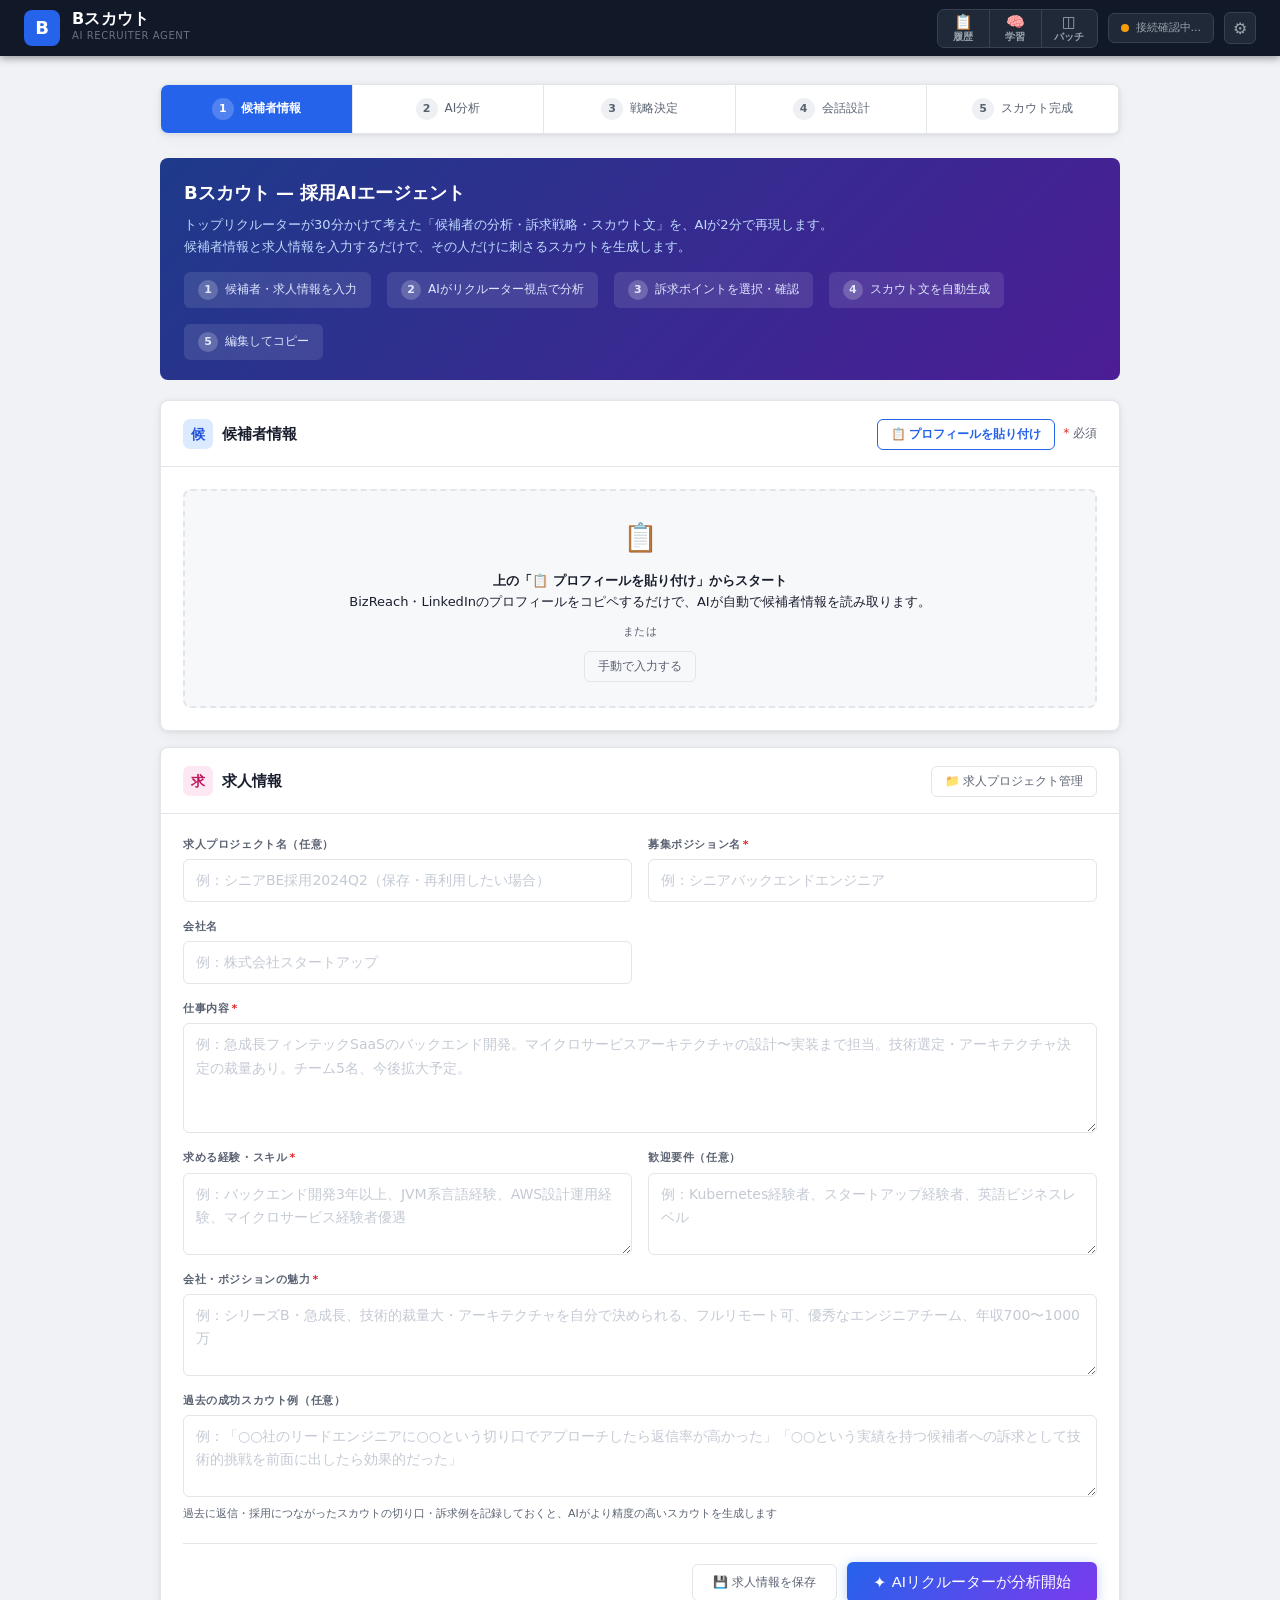
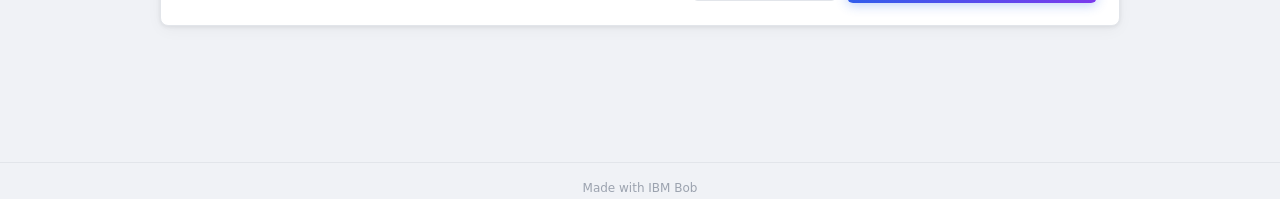
<file: bscout_standalone.html>
﻿<!DOCTYPE html>
<html lang="ja">
<head>
<meta charset="UTF-8">
<meta name="viewport" content="width=device-width, initial-scale=1.0">
<title>Bスカウト — 採用AIエージェント</title>
<style>
/* Bスカウト — メインスタイルシート */
*, *::before, *::after { box-sizing: border-box; margin: 0; padding: 0; }
:root {
  --bg: #ffffff;
  --surface: #f7f8fa;
  --surface2: #eef0f3;
  --border: #e2e5ea;
  --text: #1a1f2e;
  --muted: #5a6272;
  --accent: #2563eb;
  --accent-h: #1d4ed8;
  --accent-l: #eff6ff;
  --purple: #7c3aed;
  --purple-l: #f5f3ff;
  --green: #059669;
  --green-l: #ecfdf5;
  --amber: #d97706;
  --amber-l: #fffbeb;
  --red: #dc2626;
  --red-l: #fef2f2;
  --pink: #db2777;
  --pink-l: #fdf2f8;
  --r: 8px;
  --shadow: 0 1px 4px rgba(0,0,0,0.08), 0 4px 16px rgba(0,0,0,0.04);
}
body { font-family: -apple-system,"Segoe UI",system-ui,sans-serif; font-size:14px; line-height:1.65; color:var(--text); background:#f0f2f6; min-height:100vh; }

/* ── TOPBAR ── */
.topbar {
  background:#111827; color:#fff;
  height:56px; padding:0 24px;
  display:flex; align-items:center; justify-content:space-between;
  position:sticky; top:0; z-index:300;
  box-shadow:0 2px 8px rgba(0,0,0,0.4);
}
.topbar-left { display:flex; align-items:center; gap:12px; }
.logo { width:36px; height:36px; background:var(--accent); border-radius:8px; display:flex; align-items:center; justify-content:center; font-size:18px; font-weight:900; color:#fff; flex-shrink:0; }
.brand { display:flex; flex-direction:column; gap:1px; }
.brand-name { font-size:16px; font-weight:800; letter-spacing:.3px; line-height:1; }
.brand-sub { font-size:10px; color:#6b7280; letter-spacing:.6px; text-transform:uppercase; }
.topbar-right { display:flex; align-items:center; gap:10px; }

/* ツールグループ（履歴・学習・バッチ）*/
.topbar-tools {
  display: flex;
  align-items: center;
  background: #1f2937;
  border: 1px solid #374151;
  border-radius: 7px;
  overflow: hidden;
}
.topbar-tool-btn {
  display: flex;
  flex-direction: column;
  align-items: center;
  gap: 2px;
  padding: 5px 12px;
  background: none;
  border: none;
  border-right: 1px solid #374151;
  color: #9ca3af;
  cursor: pointer;
  font-size: 11px;
  font-family: inherit;
  transition: all .15s;
  min-width: 52px;
  line-height: 1;
}
.topbar-tool-btn:last-child { border-right: none; }
.topbar-tool-btn:hover { background: #374151; color: #e5e7eb; }
.topbar-tool-btn.active { background: #2563eb; color: #fff; border-color: #2563eb; }
.tt-icon { font-size: 15px; line-height: 1; }
.tt-label { font-size: 10px; font-weight: 600; letter-spacing: .3px; }
.mode-pill { display:flex; align-items:center; gap:7px; background:#1f2937; border:1px solid #374151; border-radius:6px; padding:5px 12px; }
.mode-dot { width:8px; height:8px; border-radius:50%; flex-shrink:0; }
.mode-dot.ai  { background:#4ade80; box-shadow:0 0 6px #4ade80; animation:pulse 2s ease-in-out infinite; }
.mode-dot.demo{ background:#f59e0b; }
@keyframes pulse{ 0%,100%{opacity:1} 50%{opacity:.5} }
.mode-label { font-size:11px; color:#9ca3af; }
.mode-label strong { color:#e5e7eb; font-weight:700; }
.model-sel { background:#1f2937; border:1px solid #374151; border-radius:5px; color:#e5e7eb; font-size:12px; padding:5px 8px; }
.model-sel:focus { outline:none; }

/* ── LAYOUT ── */
.wrap { max-width:1000px; margin:0 auto; padding:28px 20px 80px; }

/* ── STEPPER ── */
.stepper { display:flex; background:var(--bg); border:1px solid var(--border); border-radius:var(--r); overflow:hidden; margin-bottom:24px; box-shadow:var(--shadow); }
.st { flex:1; display:flex; align-items:center; justify-content:center; gap:7px; padding:13px 6px; font-size:12px; color:var(--muted); border-right:1px solid var(--border); transition:background .2s; cursor:default; }
.st:last-child { border-right:none; }
.st-num { width:22px; height:22px; border-radius:50%; background:var(--surface2); font-size:11px; font-weight:800; display:flex; align-items:center; justify-content:center; flex-shrink:0; }
.st.done { background:var(--accent-l); color:var(--accent-h); }
.st.done .st-num { background:var(--accent); color:#fff; }
.st.active { background:var(--accent); color:#fff; font-weight:700; }
.st.active .st-num { background:rgba(255,255,255,.2); color:#fff; }
.st-label { white-space:nowrap; }
@media(max-width:640px){ .st-label { display:none; } }

/* ── PANEL ── */
.panel { display:none; }
.panel.on { display:block; animation:up .18s ease; }
@keyframes up { from{opacity:0;transform:translateY(6px)} to{opacity:1;transform:translateY(0)} }

/* ── CARD ── */
.card { background:var(--bg); border:1px solid var(--border); border-radius:var(--r); box-shadow:var(--shadow); margin-bottom:16px; overflow:hidden; }
.card-head { padding:18px 22px 16px; border-bottom:1px solid var(--border); display:flex; align-items:center; justify-content:space-between; }
.card-title { display:flex; align-items:center; gap:9px; font-size:15px; font-weight:800; }
.card-body { padding:22px; }
.icon-chip { width:30px; height:30px; border-radius:7px; display:flex; align-items:center; justify-content:center; font-size:14px; font-weight:800; flex-shrink:0; }

/* ── FORM ── */
.grid2 { display:grid; grid-template-columns:1fr 1fr; gap:16px; }
.grid2.g1 { grid-template-columns:1fr; }
.fg { display:flex; flex-direction:column; gap:5px; }
.fg.s2 { grid-column:span 2; }
.fg label { font-size:11px; font-weight:700; color:var(--muted); text-transform:uppercase; letter-spacing:.6px; }
.req { color:var(--red); margin-left:2px; }
.hint { font-size:11px; color:var(--muted); margin-top:3px; }
input[type=text], textarea, select {
  width:100%; padding:9px 12px; border:1.5px solid var(--border); border-radius:6px;
  font:inherit; color:var(--text); background:var(--bg); resize:vertical; transition:border-color .15s, box-shadow .15s;
}
input[type=text]:focus, textarea:focus, select:focus { outline:none; border-color:var(--accent); box-shadow:0 0 0 3px rgba(37,99,235,.12); }
textarea { min-height:82px; }
textarea.tall { min-height:110px; }
::placeholder { color:#c4cad4; }

/* ── BUTTONS ── */
.btn-row { display:flex; align-items:center; justify-content:flex-end; gap:10px; margin-top:20px; padding-top:18px; border-top:1px solid var(--border); }
.btn { padding:9px 20px; border-radius:6px; font:600 14px/1 inherit; cursor:pointer; border:none; display:inline-flex; align-items:center; gap:6px; transition:all .15s; }
.btn-ghost { background:transparent; color:var(--muted); border:1.5px solid var(--border); }
.btn-ghost:hover { background:var(--surface); color:var(--text); }
.btn-primary { background:var(--accent); color:#fff; }
.btn-primary:hover { background:var(--accent-h); }
.btn-ai { background:linear-gradient(135deg,#2563eb,#7c3aed); color:#fff; padding:11px 26px; font-size:15px; box-shadow:0 2px 12px rgba(37,99,235,.3); }
.btn-ai:hover { box-shadow:0 4px 20px rgba(37,99,235,.4); transform:translateY(-1px); }
.btn-sm { padding:6px 13px; font-size:12px; }
.btn:disabled { opacity:.4; cursor:not-allowed; transform:none !important; box-shadow:none !important; }

/* ── LOADING ── */
.overlay { display:none; position:fixed; inset:0; background:rgba(15,23,42,.7); z-index:400; align-items:center; justify-content:center; }
.overlay.on { display:flex; }
.load-card { background:var(--bg); border-radius:12px; padding:36px 48px; text-align:center; min-width:300px; box-shadow:0 24px 64px rgba(0,0,0,.25); }
.spin { width:48px; height:48px; border:3px solid var(--border); border-top-color:var(--accent); border-radius:50%; animation:spin .85s linear infinite; margin:0 auto 16px; }
@keyframes spin { to{transform:rotate(360deg)} }
.load-steps { margin-top:18px; display:flex; flex-direction:column; gap:5px; }
.ls { display:flex; align-items:center; gap:8px; font-size:12px; color:#9ca3af; padding:5px 10px; border-radius:5px; }
.ls.on { color:var(--accent); background:var(--accent-l); font-weight:700; }
.ls.ok { color:var(--green); }
.ls-dot { width:7px; height:7px; border-radius:50%; background:currentColor; flex-shrink:0; }

/* ── ERROR ── */
.err-bar { display:none; background:var(--red-l); border:1px solid #fecaca; border-radius:6px; padding:11px 16px; font-size:13px; color:var(--red); margin-bottom:14px; }
.err-bar.on { display:block; }

/* ── ANALYSIS BLOCKS ── */
.analysis-grid { display:grid; grid-template-columns:1fr 1fr; gap:12px; }
.ab { background:var(--surface); border:1px solid var(--border); border-radius:7px; padding:14px 16px; }
.ab.full { grid-column:span 2; }
.ab.highlight { border-color:var(--accent); background:var(--accent-l); }
.ab.warn { border-color:#fde68a; background:var(--amber-l); }
.ab-label { font-size:11px; font-weight:800; text-transform:uppercase; letter-spacing:.6px; color:var(--muted); margin-bottom:8px; display:flex; align-items:center; gap:6px; }
.ab-dot { width:7px; height:7px; border-radius:50%; flex-shrink:0; }
.ab-text { font-size:13px; line-height:1.8; white-space:pre-wrap; }
.type-badge { display:inline-block; background:var(--purple); color:#fff; border-radius:20px; padding:3px 12px; font-size:13px; font-weight:700; margin-top:4px; }

/* score */
.score-wrap { display:flex; align-items:center; gap:14px; background:var(--surface); border:1px solid var(--border); border-radius:7px; padding:14px 18px; margin-bottom:12px; }
.score-label { font-size:13px; font-weight:700; color:var(--muted); white-space:nowrap; }
.score-bar { flex:1; height:10px; background:var(--surface2); border-radius:5px; overflow:hidden; }
.score-fill { height:100%; background:linear-gradient(90deg,var(--accent),var(--purple)); border-radius:5px; transition:width 1s cubic-bezier(.4,0,.2,1); }
.score-n { font-size:22px; font-weight:900; color:var(--accent); min-width:52px; text-align:right; }
.score-lv { font-size:11px; color:var(--muted); white-space:nowrap; }

/* ── APPEAL SELECTOR (STEP 3) ── */
.appeal-intro { font-size:13px; color:var(--muted); line-height:1.7; margin-bottom:18px; background:var(--accent-l); border:1px solid #bfdbfe; border-radius:6px; padding:12px 16px; }
.appeal-grid { display:grid; grid-template-columns:repeat(auto-fill, minmax(200px,1fr)); gap:10px; margin-bottom:20px; }
.appeal-item { position:relative; }
.appeal-item input[type=checkbox] { position:absolute; opacity:0; width:0; height:0; }
.appeal-label {
  display:flex; align-items:flex-start; gap:10px;
  padding:12px 14px; border:1.5px solid var(--border); border-radius:7px;
  cursor:pointer; background:var(--bg); transition:all .15s;
  user-select:none;
}
.appeal-label:hover { border-color:var(--accent); background:var(--accent-l); }
.appeal-item input:checked + .appeal-label {
  border-color:var(--accent); background:var(--accent-l);
  box-shadow:0 0 0 2px rgba(37,99,235,.15);
}
.appeal-check {
  width:18px; height:18px; border:1.5px solid var(--border); border-radius:4px;
  background:var(--bg); flex-shrink:0; margin-top:1px;
  display:flex; align-items:center; justify-content:center; font-size:11px;
  transition:all .15s;
}
.appeal-item input:checked + .appeal-label .appeal-check {
  background:var(--accent); border-color:var(--accent); color:#fff;
}
.appeal-info { flex:1; }
.appeal-name { font-size:14px; font-weight:700; color:var(--text); }
.appeal-desc { font-size:11px; color:var(--muted); margin-top:2px; line-height:1.4; }
.ai-rec-badge { display:inline-block; background:var(--purple); color:#fff; font-size:10px; font-weight:700; border-radius:10px; padding:1px 7px; margin-left:6px; vertical-align:middle; }
.appeal-reason { font-size:11px; color:var(--purple); background:var(--purple-l); border-radius:4px; padding:4px 8px; margin-top:6px; line-height:1.5; display:none; }
.appeal-item input:checked + .appeal-label .appeal-reason { display:block; }

.strategy-note { background:var(--green-l); border:1px solid #a7f3d0; border-radius:6px; padding:12px 16px; font-size:13px; color:#065f46; line-height:1.7; margin-top:16px; }
.strategy-note strong { font-weight:700; }

/* ── MAIL EDITOR (STEP 5) ── */
.mail-sections { display:flex; flex-direction:column; gap:10px; }
.ms { border:1.5px solid var(--border); border-radius:7px; overflow:hidden; transition:border-color .15s; }
.ms:focus-within { border-color:var(--accent); box-shadow:0 0 0 3px rgba(37,99,235,.1); }
.ms-head { display:flex; align-items:center; justify-content:space-between; padding:8px 14px; background:var(--surface); border-bottom:1px solid var(--border); }
.ms-label { display:flex; align-items:center; gap:7px; font-size:11px; font-weight:800; text-transform:uppercase; letter-spacing:.5px; color:var(--muted); }
.ms-badge { padding:1px 7px; border-radius:10px; font-size:10px; font-weight:800; }
.mb-req { background:#fee2e2; color:var(--red); }
.mb-ai  { background:#dbeafe; color:#1d4ed8; }
.mb-opt { background:var(--surface2); color:var(--muted); }
.ms-body { position:relative; }
.ms textarea { border:none; border-radius:0; min-height:68px; padding:12px 14px; font-size:14px; line-height:1.8; box-shadow:none; }
.ms textarea:focus { border-color:transparent; box-shadow:none; }
.ms textarea.subj { min-height:44px; font-size:15px; font-weight:700; }
.cc { position:absolute; bottom:6px; right:10px; font-size:10px; color:#b0b8c4; pointer-events:none; }
.regen-btn { display:inline-flex; align-items:center; gap:4px; padding:4px 10px; border:1px solid var(--border); border-radius:4px; background:var(--bg); font:600 11px inherit; color:var(--muted); cursor:pointer; transition:all .15s; }
.regen-btn:hover { background:var(--purple-l); color:var(--purple); border-color:var(--purple); }

/* action bar */
.act-bar { display:flex; align-items:center; justify-content:space-between; padding:12px 16px; background:var(--surface); border:1px solid var(--border); border-radius:7px; margin-top:12px; }
.copy-btn { display:inline-flex; align-items:center; gap:5px; padding:7px 14px; border:1.5px solid var(--border); border-radius:5px; background:var(--bg); font:600 12px inherit; color:var(--muted); cursor:pointer; transition:all .15s; }
.copy-btn:hover { border-color:var(--accent); color:var(--accent); }
.copy-btn.ok { border-color:var(--green); color:var(--green); background:var(--green-l); }

/* reason box */
.reason-box { background:var(--amber-l); border:1px solid #fde68a; border-radius:7px; padding:16px 18px; margin-top:14px; }
.reason-title { font-size:11px; font-weight:800; text-transform:uppercase; letter-spacing:.6px; color:#78350f; margin-bottom:8px; display:flex; align-items:center; gap:6px; }
.reason-body { font-size:13px; color:#92400e; line-height:1.75; white-space:pre-wrap; }

/* preview */
.preview-box { background:#fafbfc; border:1px solid var(--border); border-radius:7px; padding:20px 24px; font-size:14px; line-height:1.9; white-space:pre-wrap; display:none; }
.preview-box.on { display:block; }

/* process log */
.process-log { background:#0f172a; border-radius:7px; padding:16px 18px; font-family:monospace; font-size:12px; color:#94a3b8; line-height:1.8; overflow-x:auto; margin-top:14px; }
.log-key { color:#7dd3fc; }
.log-val { color:#a5f3fc; }
.log-str { color:#86efac; }

/* misc */
.divider { height:1px; background:var(--border); margin:18px 0; }
.section-desc { font-size:13px; color:var(--muted); line-height:1.7; margin-bottom:18px; }
.onboard-banner { background:linear-gradient(135deg,#1e3a8a,#4c1d95); color:#fff; border-radius:var(--r); padding:20px 24px; margin-bottom:20px; }
.ob-title { font-size:18px; font-weight:800; margin-bottom:6px; }
.ob-sub { font-size:13px; color:#bfdbfe; line-height:1.7; }
.ob-steps { display:flex; gap:16px; margin-top:14px; flex-wrap:wrap; }
.ob-step { background:rgba(255,255,255,.1); border-radius:6px; padding:8px 14px; font-size:12px; color:#e0e7ff; display:flex; align-items:center; gap:7px; }
.ob-step-n { background:rgba(255,255,255,.2); width:20px; height:20px; border-radius:50%; display:flex; align-items:center; justify-content:center; font-weight:800; font-size:11px; flex-shrink:0; }

@media(max-width:640px){
  .analysis-grid { grid-template-columns:1fr; }
  .ab.full { grid-column:span 1; }
  .grid2 { grid-template-columns:1fr; }
  .fg.s2 { grid-column:span 1; }
  .ob-steps { flex-direction:column; gap:8px; }
}

.footer { text-align:center; font-size:12px; color:#9ca3af; border-top:1px solid var(--border); padding-top:16px; margin-top:40px; }

/* ── PRIORITY RANKING ── */
.priority-list { display:flex; flex-direction:column; gap:10px; margin-bottom:16px; }
.priority-item { display:flex; align-items:flex-start; gap:12px; background:var(--bg); border:1.5px solid var(--border); border-radius:8px; padding:14px 16px; transition:border-color .15s; }
.priority-item.rank-1 { border-color:var(--accent); background:var(--accent-l); }
.priority-item.rank-2 { border-color:var(--purple); background:var(--purple-l); }
.priority-item.rank-3 { border-color:var(--green); background:var(--green-l); }
.priority-rank { width:32px; height:32px; border-radius:50%; display:flex; align-items:center; justify-content:center; font-size:14px; font-weight:900; flex-shrink:0; }
.rank-1 .priority-rank { background:var(--accent); color:#fff; }
.rank-2 .priority-rank { background:var(--purple); color:#fff; }
.rank-3 .priority-rank { background:var(--green); color:#fff; }
.priority-body { flex:1; }
.priority-name { font-size:14px; font-weight:800; color:var(--text); margin-bottom:4px; }
.priority-reason { font-size:12px; color:var(--muted); line-height:1.65; }
.priority-other { font-size:12px; color:var(--muted); background:var(--surface); border:1px solid var(--border); border-radius:6px; padding:10px 14px; margin-top:4px; }
.priority-other-title { font-size:11px; font-weight:700; text-transform:uppercase; letter-spacing:.5px; color:var(--muted); margin-bottom:6px; }

/* ── CANDIDATE TYPE BADGE ── */
.type-fixed-badge { display:inline-flex; align-items:center; gap:8px; background:var(--purple); color:#fff; border-radius:6px; padding:6px 14px; font-size:13px; font-weight:700; margin-bottom:4px; }
.type-fixed-tag { font-size:10px; background:rgba(255,255,255,.25); border-radius:4px; padding:2px 6px; font-weight:600; letter-spacing:.5px; text-transform:uppercase; }

/* ── RECRUITER GUIDANCE ── */
.guidance-list { display:flex; flex-direction:column; gap:12px; }
.guidance-item { background:var(--bg); border:1px solid var(--border); border-radius:8px; overflow:hidden; }
.guidance-flow { display:flex; flex-direction:column; }
.guidance-row { display:flex; align-items:flex-start; gap:10px; padding:10px 16px; }
.guidance-row + .guidance-row { border-top:1px solid var(--border); }
.guidance-row-label { font-size:10px; font-weight:800; text-transform:uppercase; letter-spacing:.6px; white-space:nowrap; min-width:90px; padding-top:2px; }
.guidance-row-label.lbl-judge { color:var(--purple); }
.guidance-row-label.lbl-reason { color:var(--accent); }
.guidance-row-label.lbl-action { color:var(--green); }
.guidance-row-text { font-size:13px; color:var(--text); line-height:1.7; flex:1; }
.guidance-row.row-action { background:var(--green-l); }

/* ── LEARNING DATA NOTICE ── */
.learning-badge { display:inline-flex; align-items:center; gap:5px; background:#0f172a; color:#7dd3fc; border-radius:4px; padding:3px 9px; font-size:10px; font-weight:700; letter-spacing:.4px; margin-left:8px; vertical-align:middle; }

/* ── INFO QUALITY ── */
.iq-bar-wrap { display:flex; align-items:center; gap:12px; padding:12px 16px; background:var(--surface); border:1px solid var(--border); border-radius:7px; margin-bottom:14px; }
.iq-label { font-size:12px; font-weight:700; color:var(--muted); white-space:nowrap; }
.iq-bar { flex:1; height:8px; background:var(--surface2); border-radius:4px; overflow:hidden; }
.iq-fill { height:100%; border-radius:4px; transition:width .6s cubic-bezier(.4,0,.2,1); }
.iq-fill.high { background:var(--green); }
.iq-fill.mid  { background:var(--amber); }
.iq-fill.low  { background:var(--red); }
.iq-score { font-size:16px; font-weight:900; min-width:40px; text-align:right; }
.iq-score.high { color:var(--green); }
.iq-score.mid  { color:var(--amber); }
.iq-score.low  { color:var(--red); }

/* ── AI QUESTIONS (STEP 1.5) ── */
.aq-intro { font-size:13px; color:var(--muted); line-height:1.7; margin-bottom:16px; background:var(--amber-l); border:1px solid #fde68a; border-radius:6px; padding:12px 16px; }
.aq-list { display:flex; flex-direction:column; gap:12px; margin-bottom:16px; }
.aq-item { background:var(--bg); border:1.5px solid var(--border); border-radius:8px; overflow:hidden; }
.aq-item-head { display:flex; align-items:center; gap:8px; padding:10px 14px; background:var(--surface); border-bottom:1px solid var(--border); }
.aq-priority { font-size:10px; font-weight:800; padding:2px 8px; border-radius:4px; }
.aqp-high { background:#fee2e2; color:var(--red); }
.aqp-med  { background:#fef3c7; color:var(--amber); }
.aqp-low  { background:var(--surface2); color:var(--muted); }
.aq-q { font-size:13px; font-weight:700; flex:1; }
.aq-why { font-size:11px; color:var(--muted); padding:6px 14px; background:var(--surface); border-bottom:1px solid var(--border); }
.aq-input { padding:10px 14px; }
.aq-input textarea { min-height:60px; font-size:13px; }
.aq-skip-note { font-size:11px; color:var(--muted); text-align:center; margin-top:8px; }

/* ── BATCH MODE ── */
/* batch-toggle-btn はヘッダー内 topbar-tool-btn に統合済み。スタンドアロン用に残す */
.batch-toggle-btn { cursor:pointer; transition:all .15s; }
.batch-toggle-btn.active { background: #2563eb !important; color: #fff !important; }
.batch-intro { font-size:13px; color:var(--muted); line-height:1.7; margin-bottom:16px; padding:12px 16px; background:var(--purple-l); border:1px solid #ddd6fe; border-radius:6px; }
.batch-candidates { display:flex; flex-direction:column; gap:10px; margin-bottom:16px; }
.batch-cand { background:var(--bg); border:1.5px solid var(--border); border-radius:8px; overflow:hidden; }
.batch-cand-head { display:flex; align-items:center; justify-content:space-between; padding:9px 14px; background:var(--surface); border-bottom:1px solid var(--border); }
.batch-cand-num { font-size:12px; font-weight:800; color:var(--purple); }
.batch-cand-status { font-size:11px; padding:2px 8px; border-radius:4px; font-weight:700; }
.bcs-wait   { background:var(--surface2); color:var(--muted); }
.bcs-run    { background:var(--accent-l); color:var(--accent); }
.bcs-done   { background:var(--green-l); color:var(--green); }
.bcs-err    { background:var(--red-l); color:var(--red); }
.batch-cand-body { display:grid; grid-template-columns:1fr 1fr; gap:10px; padding:12px 14px; }
.batch-cand-body .fg label { font-size:10px; }
.batch-result { display:none; margin-top:14px; }
.batch-result.on { display:block; }
.batch-result-grid { display:flex; flex-direction:column; gap:12px; }
.br-item { background:var(--bg); border:1px solid var(--border); border-radius:8px; overflow:hidden; }
.br-item-head { display:flex; align-items:center; gap:10px; padding:12px 16px; background:var(--surface); border-bottom:1px solid var(--border); }
.br-num { width:26px; height:26px; border-radius:50%; background:var(--purple); color:#fff; font-size:12px; font-weight:800; display:flex; align-items:center;justify-content:center; flex-shrink:0; }
.br-name { font-size:14px; font-weight:800; flex:1; }
.br-type { font-size:11px; padding:2px 9px; border-radius:10px; background:var(--purple-l); color:var(--purple); font-weight:700; }
.br-score { font-size:18px; font-weight:900; color:var(--accent); }
.br-body { padding:14px 16px; display:grid; grid-template-columns:1fr 1fr; gap:10px; }
.br-field { font-size:12px; }
.br-field-label { font-size:10px; font-weight:700; color:var(--muted); text-transform:uppercase; letter-spacing:.4px; margin-bottom:3px; }
.br-field-val { color:var(--text); line-height:1.6; white-space:pre-wrap; }
.br-mail-box { border-top:1px solid var(--border); padding:14px 16px; }
.br-mail-label { font-size:11px; font-weight:700; color:var(--muted); text-transform:uppercase; letter-spacing:.4px; margin-bottom:8px; }
.br-mail-subj { font-size:14px; font-weight:700; color:var(--text); margin-bottom:6px; }
.br-mail-body { font-size:13px; color:var(--muted); line-height:1.75; white-space:pre-wrap; }
.br-copy-btn { margin-top:8px; display:inline-flex; align-items:center; gap:5px; padding:5px 12px; border:1.5px solid var(--border); border-radius:4px; background:var(--bg); font:600 11px inherit; color:var(--muted); cursor:pointer; transition:all .15s; }
.br-copy-btn:hover { border-color:var(--accent); color:var(--accent); }
.batch-progress { display:none; padding:12px 16px; background:var(--accent-l); border:1px solid #bfdbfe; border-radius:6px; font-size:13px; color:var(--accent); font-weight:700; margin-bottom:12px; }
.batch-progress.on { display:flex; align-items:center; gap:10px; }
@media(max-width:640px){ .br-body{grid-template-columns:1fr} .batch-cand-body{grid-template-columns:1fr} }

/* ══════════════════════════════════════════
   機能C: 返信結果フィードバックUI
══════════════════════════════════════════ */
.feedback-box {
  background: var(--surface);
  border: 1px solid var(--border);
  border-radius: 10px;
  padding: 16px 20px;
  margin-bottom: 16px;
}
.fb-title {
  font-size: 13px;
  font-weight: 700;
  color: var(--text);
  margin-bottom: 12px;
}
.fb-sub {
  font-size: 11px;
  font-weight: 400;
  color: var(--muted);
  margin-left: 6px;
}
.fb-row {
  display: flex;
  gap: 24px;
  flex-wrap: wrap;
  margin-bottom: 12px;
}
.fb-group {
  display: flex;
  flex-direction: column;
  gap: 6px;
}
.fb-group-label {
  font-size: 11px;
  font-weight: 700;
  color: var(--muted);
  text-transform: uppercase;
  letter-spacing: .4px;
}
.fb-btn {
  font-size: 12px;
  padding: 5px 14px;
  border: 1.5px solid var(--border);
  border-radius: 6px;
  background: #fff;
  color: var(--text);
  cursor: pointer;
  transition: background .15s, border-color .15s, color .15s;
  white-space: nowrap;
}
.fb-btn:hover { border-color: var(--accent); }
.fb-note-row {
  display: flex;
  gap: 8px;
  align-items: flex-start;
}
.fb-note {
  flex: 1;
  font-size: 12px;
  padding: 8px 10px;
  border: 1px solid var(--border);
  border-radius: 6px;
  background: #fff;
  color: var(--text);
  resize: vertical;
  font-family: inherit;
  line-height: 1.5;
}
.fb-note:focus { outline: none; border-color: var(--accent); }
.fb-save-btn {
  font-size: 12px;
  padding: 7px 16px;
  border: 1.5px solid var(--border);
  border-radius: 6px;
  background: #fff;
  color: var(--text);
  cursor: pointer;
  white-space: nowrap;
  transition: background .15s;
}
.fb-save-btn:hover { background: var(--surface); }
.fb-saved {
  font-size: 11px;
  color: #16a34a;
  margin-top: 8px;
}

/* ══════════════════════════════════════════
   機能D: スカウト履歴パネル
══════════════════════════════════════════ */
.hr-item {
  background: #fff;
  border: 1px solid var(--border);
  border-radius: 10px;
  padding: 14px 18px;
  margin-bottom: 12px;
  transition: box-shadow .15s;
}
.hr-item:hover { box-shadow: 0 2px 8px rgba(0,0,0,.06); }
.hr-item-head {
  display: flex;
  justify-content: space-between;
  align-items: flex-start;
  gap: 12px;
  margin-bottom: 6px;
}
.hr-name {
  font-size: 14px;
  font-weight: 700;
  color: var(--text);
}
.hr-company {
  font-size: 12px;
  font-weight: 400;
  color: var(--muted);
}
.hr-pos {
  font-size: 12px;
  color: var(--muted);
  margin-top: 2px;
}
.hr-type {
  display: inline-block;
  font-size: 11px;
  background: var(--surface);
  border: 1px solid var(--border);
  border-radius: 4px;
  padding: 2px 8px;
  color: var(--muted);
  margin-bottom: 6px;
}
.hr-subj {
  font-size: 12px;
  color: var(--text);
  background: var(--surface);
  border-radius: 6px;
  padding: 6px 10px;
  margin-bottom: 10px;
  white-space: nowrap;
  overflow: hidden;
  text-overflow: ellipsis;
}
.hr-score {
  font-size: 13px;
  font-weight: 700;
}
.hr-date {
  font-size: 11px;
  color: var(--muted);
}
.hr-actions {
  display: flex;
  gap: 8px;
}
/* 結果バッジ */
.hr-badge {
  font-size: 10px;
  font-weight: 700;
  padding: 2px 8px;
  border-radius: 10px;
  white-space: nowrap;
}
.hb-hired   { background: #f3e8ff; color: #7c3aed; }
.hb-meeting { background: #dbeafe; color: #1d4ed8; }
.hb-replied { background: #dcfce7; color: #15803d; }
.hb-no      { background: #fee2e2; color: #dc2626; }
.hb-wait    { background: var(--surface); color: var(--muted); border: 1px solid var(--border); }

/* ══════════════════════════════════════════
   Phase1 — PANEL 2 セクションヘッダー
══════════════════════════════════════════ */
.p2-section-title {
  display: flex;
  align-items: center;
  gap: 8px;
  font-size: 13px;
  font-weight: 800;
  color: var(--text);
  margin: 20px 0 10px;
}
.p2-section-icon {
  width: 24px;
  height: 24px;
  border-radius: 6px;
  display: flex;
  align-items: center;
  justify-content: center;
  font-size: 13px;
  flex-shrink: 0;
}
.p2-section-badge {
  font-size: 10px;
  font-weight: 700;
  padding: 2px 8px;
  border-radius: 10px;
  letter-spacing: .3px;
}

/* ══════════════════════════════════════════
   Phase1 — 候補者温度感AI
══════════════════════════════════════════ */
.temperature-wrap {
  background: var(--surface);
  border: 1px solid var(--border);
  border-radius: 8px;
  padding: 14px 18px;
}
.temp-stars {
  font-size: 22px;
  letter-spacing: 3px;
  margin-bottom: 4px;
}
.temp-hot    { color: #dc2626; }
.temp-warm   { color: #d97706; }
.temp-cool   { color: #2563eb; }
.temp-cold   { color: #6b7280; }
.temp-label {
  font-size: 14px;
  font-weight: 800;
  color: var(--text);
  margin-bottom: 6px;
}
.temp-reason {
  font-size: 12px;
  color: var(--muted);
  line-height: 1.65;
  margin-bottom: 6px;
}
.temp-approach {
  font-size: 12px;
  color: var(--accent);
  background: var(--accent-l);
  border-radius: 5px;
  padding: 6px 10px;
  line-height: 1.5;
}

/* ══════════════════════════════════════════
   Phase1 — キャリアストーリーAI
══════════════════════════════════════════ */
.career-story-wrap {
  background: var(--surface);
  border: 1px solid var(--border);
  border-radius: 8px;
  padding: 14px 18px;
}
.cs-narrative {
  font-size: 13px;
  line-height: 1.85;
  color: var(--text);
  margin-bottom: 14px;
  padding-bottom: 12px;
  border-bottom: 1px solid var(--border);
  font-style: italic;
}
.cs-timeline {
  display: flex;
  flex-direction: column;
  gap: 8px;
}
.cs-row {
  display: flex;
  align-items: flex-start;
  gap: 10px;
}
.cs-tag {
  font-size: 10px;
  font-weight: 800;
  padding: 2px 8px;
  border-radius: 4px;
  white-space: nowrap;
  flex-shrink: 0;
  margin-top: 2px;
  letter-spacing: .4px;
  text-transform: uppercase;
}
.cs-past    { background: #fce7f3; color: #be185d; }
.cs-present { background: #dbeafe; color: #1d4ed8; }
.cs-future  { background: #d1fae5; color: #065f46; }
.cs-text {
  font-size: 12px;
  color: var(--text);
  line-height: 1.7;
}

/* ══════════════════════════════════════════
   Phase1 — OHEREフレーム
══════════════════════════════════════════ */
.ohere-wrap {
  display: flex;
  flex-direction: column;
  gap: 8px;
}
.ohere-step {
  background: var(--bg);
  border: 1px solid var(--border);
  border-left: 4px solid var(--accent);
  border-radius: 0 8px 8px 0;
  overflow: hidden;
}
.ohere-head {
  display: flex;
  align-items: center;
  gap: 8px;
  padding: 9px 14px;
  background: var(--surface);
  border-bottom: 1px solid var(--border);
}
.ohere-key {
  width: 24px;
  height: 24px;
  border-radius: 5px;
  color: #fff;
  font-size: 13px;
  font-weight: 900;
  display: flex;
  align-items: center;
  justify-content: center;
  flex-shrink: 0;
}
.ohere-label {
  font-size: 13px;
  font-weight: 800;
  color: var(--text);
}
.ohere-sub {
  font-size: 11px;
  color: var(--muted);
}
.ohere-body {
  padding: 12px 14px;
}
.ohere-strat {
  display: flex;
  flex-direction: column;
  gap: 6px;
}
.ohere-strat-row {
  display: flex;
  align-items: flex-start;
  gap: 8px;
}
.ohere-strat-lbl {
  font-size: 10px;
  font-weight: 800;
  color: #fff;
  padding: 2px 8px;
  border-radius: 4px;
  white-space: nowrap;
  flex-shrink: 0;
  margin-top: 2px;
}
.ohere-strat-txt {
  font-size: 12px;
  color: var(--text);
  line-height: 1.7;
}
@media(max-width:640px){
  .ohere-head { flex-wrap: wrap; }
}

/* ══════════════════════════════════════════
   Phase1 — AIセルフレビュー（IBM専用6軸）
══════════════════════════════════════════ */
.self-review-box {
  background: #0f172a;
  border: 1px solid #1e293b;
  border-radius: 10px;
  padding: 20px 22px;
  margin: 16px 0;
  color: #e2e8f0;
}
.sr-loading {
  text-align: center;
  padding: 20px 0;
}
.sr-header {
  display: flex;
  align-items: center;
  justify-content: space-between;
  margin-bottom: 14px;
  padding-bottom: 12px;
  border-bottom: 1px solid #1e293b;
}
.sr-title {
  font-size: 14px;
  font-weight: 800;
  color: #f1f5f9;
  display: flex;
  align-items: center;
  gap: 7px;
}
.sr-icon {
  color: #60a5fa;
  font-size: 16px;
}
.sr-ibm-badge {
  font-size: 10px;
  font-weight: 700;
  background: #1d4ed8;
  color: #bfdbfe;
  border-radius: 4px;
  padding: 2px 8px;
  letter-spacing: .4px;
}
.sr-reply-wrap {
  display: flex;
  flex-direction: column;
  align-items: flex-end;
  gap: 2px;
}
.sr-reply-label {
  font-size: 10px;
  color: #64748b;
  text-transform: uppercase;
  letter-spacing: .5px;
}
.sr-reply-rate {
  font-size: 24px;
  font-weight: 900;
}
.sr-rate-high { color: #4ade80; }
.sr-rate-mid  { color: #fbbf24; }
.sr-rate-low  { color: #f87171; }
.sr-overall {
  font-size: 12px;
  color: #94a3b8;
  line-height: 1.75;
  margin-bottom: 16px;
}
.sr-axes {
  display: flex;
  flex-direction: column;
  gap: 10px;
  margin-bottom: 14px;
}
.sr-axis-row {
  display: flex;
  align-items: center;
  gap: 10px;
}
.sr-axis-label {
  font-size: 12px;
  color: #cbd5e1;
  min-width: 148px;
  flex-shrink: 0;
}
.sr-axis-bar-wrap {
  flex: 1;
  height: 7px;
  background: #1e293b;
  border-radius: 4px;
  overflow: hidden;
}
.sr-axis-bar {
  height: 100%;
  border-radius: 4px;
  transition: width .8s cubic-bezier(.4,0,.2,1);
}
.sr-bar-good { background: #4ade80; }
.sr-bar-mid  { background: #fbbf24; }
.sr-bar-low  { background: #f87171; }
.sr-axis-score {
  font-size: 13px;
  font-weight: 800;
  color: #e2e8f0;
  min-width: 28px;
  text-align: right;
}
.sr-avg-row {
  display: flex;
  align-items: baseline;
  justify-content: space-between;
  padding: 10px 14px;
  background: #1e293b;
  border-radius: 7px;
  margin-bottom: 14px;
}
.sr-avg-label {
  font-size: 12px;
  color: #94a3b8;
  font-weight: 700;
}
.sr-avg-score {
  font-size: 26px;
  font-weight: 900;
  color: #f1f5f9;
}
.sr-imp-section {
  border-top: 1px solid #1e293b;
  padding-top: 12px;
}
.sr-imp-title {
  font-size: 11px;
  font-weight: 800;
  color: #64748b;
  text-transform: uppercase;
  letter-spacing: .5px;
  margin-bottom: 10px;
}
.sr-imp-item {
  background: #1e293b;
  border-radius: 7px;
  padding: 10px 12px;
  margin-bottom: 8px;
}
.sr-imp-axis {
  font-size: 11px;
  font-weight: 800;
  color: #60a5fa;
  text-transform: uppercase;
  letter-spacing: .4px;
  margin-bottom: 5px;
}
.sr-imp-issue {
  font-size: 12px;
  color: #fca5a5;
  line-height: 1.6;
  margin-bottom: 4px;
}
.sr-imp-fix {
  font-size: 12px;
  color: #86efac;
  line-height: 1.6;
}

/* ══════════════════════════════════════════
   Phase1.5 — 求人プロジェクト管理
══════════════════════════════════════════ */

/* プロジェクト選択バー */
.proj-selector-bar {
  display: none;
  align-items: center;
  gap: 10px;
  padding: 10px 22px;
  background: #fffbeb;
  border-bottom: 1px solid #fde68a;
  flex-wrap: wrap;
}
.proj-selector-bar.has-projects { display: flex; }
.proj-selector-label {
  font-size: 11px;
  font-weight: 700;
  color: var(--amber);
  white-space: nowrap;
  text-transform: uppercase;
  letter-spacing: .4px;
}
.proj-selector-list {
  display: flex;
  gap: 6px;
  flex-wrap: wrap;
}
.proj-sel-btn {
  display: inline-flex;
  align-items: center;
  gap: 5px;
  padding: 5px 12px;
  border: 1.5px solid #fde68a;
  border-radius: 20px;
  background: #fff;
  color: var(--text);
  font: 600 12px inherit;
  cursor: pointer;
  transition: all .15s;
  white-space: nowrap;
}
.proj-sel-btn:hover { background: var(--amber-l); border-color: var(--amber); color: var(--amber); }
.proj-sel-btn.active { background: var(--amber); border-color: var(--amber); color: #fff; }

/* 求人保存ボタンの保存後フラッシュ */
#projSaveBtn.saved { background: var(--green-l); color: var(--green); border-color: var(--green); }

/* モーダル */

/* ────────────────────────────────────────────
   汎用 modal-overlay / modal-card（学習モーダル等で使用）
   ──────────────────────────────────────────── */

.modal-overlay {
  position: fixed;
  inset: 0;
  background: rgba(15,23,42,.6);
  z-index: 500;
  display: flex;
  align-items: center;
  justify-content: center;
  padding: 20px;
}
.modal-card {
  background: #fff;
  border-radius: 10px;
  box-shadow: 0 24px 64px rgba(0,0,0,.2);
  overflow: hidden;
}
.modal-head {
  display: flex;
  align-items: flex-start;
  justify-content: space-between;
  padding: 16px 22px;
  border-bottom: 1px solid var(--border);
  flex-shrink: 0;
  position: relative;
}
.modal-title {
  font-size: 15px;
  font-weight: 800;
  color: var(--text);
}
.modal-close {
  width: 28px; height: 28px;
  border-radius: 6px;
  border: 1px solid var(--border);
  background: var(--surface);
  color: var(--muted);
  font-size: 13px;
  cursor: pointer;
  display: flex; align-items: center; justify-content: center;
  transition: all .15s;
  flex-shrink: 0;
}
.modal-close:hover { background: var(--red-l); color: var(--red); border-color: var(--red); }

.proj-modal-overlay {
  display: none;
  position: fixed;
  inset: 0;
  background: rgba(15,23,42,.6);
  z-index: 500;
  align-items: center;
  justify-content: center;
  padding: 20px;
}
.proj-modal-overlay.on { display: flex; }
.proj-modal {
  background: #fff;
  border-radius: 10px;
  width: 100%;
  max-width: 580px;
  max-height: 80vh;
  display: flex;
  flex-direction: column;
  box-shadow: 0 24px 64px rgba(0,0,0,.2);
  overflow: hidden;
}
.proj-modal-head {
  display: flex;
  align-items: center;
  justify-content: space-between;
  padding: 16px 22px;
  border-bottom: 1px solid var(--border);
  flex-shrink: 0;
}
.proj-modal-title {
  font-size: 15px;
  font-weight: 800;
  color: var(--text);
}
.proj-modal-close {
  width: 28px; height: 28px;
  border-radius: 6px;
  border: 1px solid var(--border);
  background: var(--surface);
  color: var(--muted);
  font-size: 13px;
  cursor: pointer;
  display: flex; align-items: center; justify-content: center;
  transition: all .15s;
}
.proj-modal-close:hover { background: var(--red-l); color: var(--red); border-color: var(--red); }
.proj-modal-body {
  overflow-y: auto;
  padding: 16px 22px;
  flex: 1;
}
.proj-modal-hint {
  font-size: 12px;
  color: var(--muted);
  background: var(--surface);
  border: 1px solid var(--border);
  border-radius: 6px;
  padding: 9px 13px;
  margin-bottom: 14px;
  line-height: 1.6;
}
.proj-modal-empty {
  text-align: center;
  padding: 32px 16px;
  color: var(--muted);
  font-size: 13px;
  line-height: 1.8;
}
.proj-list { display: flex; flex-direction: column; gap: 8px; }
.proj-item {
  background: var(--bg);
  border: 1.5px solid var(--border);
  border-radius: 8px;
  padding: 12px 16px;
  display: flex;
  align-items: flex-start;
  gap: 12px;
  transition: border-color .15s;
}
.proj-item:hover { border-color: var(--accent); }
.proj-item-info { flex: 1; min-width: 0; }
.proj-item-name {
  font-size: 14px;
  font-weight: 700;
  color: var(--text);
  white-space: nowrap;
  overflow: hidden;
  text-overflow: ellipsis;
}
.proj-item-pos {
  font-size: 12px;
  color: var(--muted);
  margin-top: 2px;
  white-space: nowrap;
  overflow: hidden;
  text-overflow: ellipsis;
}
.proj-item-date {
  font-size: 10px;
  color: var(--muted);
  margin-top: 4px;
}
.proj-item-actions {
  display: flex;
  gap: 6px;
  flex-shrink: 0;
}
.proj-load-btn {
  padding: 5px 12px;
  border: 1.5px solid var(--accent);
  border-radius: 5px;
  background: var(--accent-l);
  color: var(--accent);
  font: 600 11px inherit;
  cursor: pointer;
  transition: all .15s;
  white-space: nowrap;
}
.proj-load-btn:hover { background: var(--accent); color: #fff; }
.proj-del-btn {
  padding: 5px 10px;
  border: 1.5px solid var(--border);
  border-radius: 5px;
  background: var(--bg);
  color: var(--muted);
  font: 600 11px inherit;
  cursor: pointer;
  transition: all .15s;
}
.proj-del-btn:hover { background: var(--red-l); color: var(--red); border-color: var(--red); }

/* ══════════════════════════════════════════
   Phase2 — IBM専用訴求ライブラリ UI
══════════════════════════════════════════ */

/* IBM訴求マトリクスバナー */
.ibm-matrix-banner {
  background: linear-gradient(135deg, #0f172a, #1e3a8a);
  border-radius: 8px;
  padding: 14px 18px;
  margin-bottom: 14px;
  grid-column: span 99;
}
.imb-type-row {
  display: flex;
  align-items: center;
  gap: 10px;
  margin-bottom: 8px;
}
.imb-type-badge {
  background: var(--accent);
  color: #fff;
  font-size: 12px;
  font-weight: 800;
  padding: 3px 12px;
  border-radius: 20px;
  white-space: nowrap;
}
.imb-type-label {
  font-size: 11px;
  font-weight: 700;
  color: #93c5fd;
  text-transform: uppercase;
  letter-spacing: .5px;
}
.imb-hint {
  font-size: 12px;
  color: #bfdbfe;
  line-height: 1.7;
}

/* IBM訴求グリッド */
.ibm-appeal-grid {
  display: grid;
  grid-template-columns: repeat(auto-fill, minmax(260px, 1fr));
  gap: 10px;
}

/* IBM訴求アイテム */
.ibm-appeal-item { position: relative; }
.ibm-appeal-item input[type=checkbox] { position: absolute; opacity: 0; width: 0; height: 0; }
.ibm-appeal-label {
  display: flex;
  flex-direction: column;
  gap: 5px;
  padding: 12px 14px;
  border: 1.5px solid var(--border);
  border-radius: 8px;
  cursor: pointer;
  background: var(--bg);
  transition: all .15s;
  height: 100%;
}
.ibm-appeal-label:hover {
  border-color: var(--ap-color, var(--accent));
  background: var(--ap-color-l, var(--accent-l));
}
.ibm-appeal-item.checked .ibm-appeal-label,
.ibm-appeal-item.rank1 .ibm-appeal-label,
.ibm-appeal-item.rank2 .ibm-appeal-label,
.ibm-appeal-item.rank3 .ibm-appeal-label {
  border-color: var(--ap-color, var(--accent));
  background: var(--ap-color-l, var(--accent-l));
}
.ibm-appeal-item.checked .ibm-appeal-label { box-shadow: 0 0 0 2px color-mix(in srgb, var(--ap-color, #2563eb) 20%, transparent); }
.ibm-appeal-item.rank1 .ibm-appeal-label { box-shadow: 0 0 0 2px color-mix(in srgb, var(--ap-color, #2563eb) 30%, transparent); }
.ibm-ap-head {
  display: flex;
  align-items: center;
  gap: 7px;
}
.ibm-ap-icon { font-size: 16px; flex-shrink: 0; }
.ibm-ap-name { font-size: 14px; font-weight: 800; color: var(--text); flex: 1; }
.ibm-ap-rank {
  font-size: 10px;
  font-weight: 800;
  padding: 2px 7px;
  border-radius: 10px;
  flex-shrink: 0;
}
.rank-1   { background: #fee2e2; color: #dc2626; }
.rank-2   { background: #fef3c7; color: #d97706; }
.rank-3   { background: #d1fae5; color: #059669; }
.rank-rec { background: var(--purple-l); color: var(--purple); }
.ibm-ap-desc {
  font-size: 11px;
  color: var(--muted);
  line-height: 1.4;
}
.ibm-ap-strength {
  font-size: 11px;
  color: var(--text);
  line-height: 1.6;
  background: rgba(0,0,0,.04);
  border-radius: 4px;
  padding: 5px 8px;
  display: none;
}
.ibm-appeal-item.checked .ibm-ap-strength,
.ibm-appeal-item.rank1 .ibm-ap-strength,
.ibm-appeal-item.rank2 .ibm-ap-strength {
  display: block;
}
.ibm-ap-reason {
  font-size: 11px;
  color: var(--purple);
  background: var(--purple-l);
  border-radius: 4px;
  padding: 4px 8px;
  margin-top: 3px;
  line-height: 1.5;
}

/* ══════════════════════════════════════════
   Phase2 — セルフレビュー改善ループ
══════════════════════════════════════════ */

.sr-imp-head {
  display: flex;
  align-items: flex-start;
  justify-content: space-between;
  gap: 12px;
}
.sr-fix-btn {
  flex-shrink: 0;
  padding: 6px 13px;
  border: 1.5px solid #4ade80;
  border-radius: 6px;
  background: transparent;
  color: #4ade80;
  font: 700 11px inherit;
  cursor: pointer;
  transition: all .15s;
  white-space: nowrap;
  margin-top: 2px;
}
.sr-fix-btn:hover { background: #4ade80; color: #0f172a; }
.sr-fix-btn:disabled { opacity: .4; cursor: not-allowed; }

.sr-rerun-btn {
  margin-left: auto;
  padding: 5px 13px;
  border: 1px solid #334155;
  border-radius: 5px;
  background: transparent;
  color: #94a3b8;
  font: 600 11px inherit;
  cursor: pointer;
  transition: all .15s;
}
.sr-rerun-btn:hover { background: #1e293b; color: #e2e8f0; }

.sr-round-badge {
  font-size: 10px;
  font-weight: 700;
  background: #d97706;
  color: #fff;
  padding: 2px 8px;
  border-radius: 4px;
  margin-left: 4px;
}

/* ══════════════════════════════════════════
   Phase2 — OHEREトレーサビリティバッジ
══════════════════════════════════════════ */
.ohere-trace-badge {
  display: inline-flex;
  align-items: center;
  gap: 4px;
  font-size: 10px;
  font-weight: 700;
  padding: 2px 8px;
  border-radius: 10px;
  margin-left: 8px;
  cursor: help;
  letter-spacing: .3px;
  vertical-align: middle;
  text-overflow: ellipsis;
  max-width: 180px;
  overflow: hidden;
  white-space: nowrap;
}

/* ══════════════════════════════════════════
   watsonx / バックエンド設定パネル
══════════════════════════════════════════ */
.wx-settings-btn {
  width: 32px; height: 32px;
  background: #1f2937; border: 1px solid #374151;
  border-radius: 6px; color: #9ca3af;
  font-size: 16px; cursor: pointer;
  display: flex; align-items: center; justify-content: center;
  transition: all .15s; flex-shrink: 0;
}
.wx-settings-btn:hover { background: #374151; color: #e5e7eb; }

.wx-panel {
  display: none;
  position: fixed;
  top: 56px; right: 12px;
  z-index: 290;
  width: 380px;
}
.wx-panel.wx-panel-open { display: block; animation: up .15s ease; }

.wx-panel-inner {
  background: #1a2235;
  border: 1px solid #2d3748;
  border-radius: 10px;
  box-shadow: 0 8px 32px rgba(0,0,0,.45);
  padding: 18px 20px 16px;
  color: #e2e8f0;
}
.wx-panel-title {
  font-size: 12px; font-weight: 800;
  letter-spacing: .8px; text-transform: uppercase;
  color: #94a3b8; margin-bottom: 14px;
}
.wx-row {
  display: flex; align-items: center;
  gap: 10px; margin-bottom: 10px;
}
.wx-label {
  font-size: 11px; font-weight: 700;
  color: #94a3b8; white-space: nowrap;
  min-width: 100px; text-align: right;
}
.wx-input {
  flex: 1; padding: 7px 10px;
  background: #0f172a; border: 1px solid #334155;
  border-radius: 5px; color: #e2e8f0;
  font: 12px/1.4 inherit;
}
.wx-input:focus { outline: none; border-color: #3b82f6; }
.wx-input option { background: #1a2235; color: #e2e8f0; }

.wx-toggle-group {
  display: flex; gap: 4px;
}
.wx-toggle {
  padding: 5px 14px;
  background: #0f172a; border: 1px solid #334155;
  border-radius: 5px; color: #94a3b8;
  font: 600 12px inherit; cursor: pointer;
  transition: all .15s;
}
.wx-toggle:hover { background: #1e293b; color: #e2e8f0; }
.wx-toggle.wx-toggle-active {
  background: #2563eb; border-color: #2563eb;
  color: #fff;
}
.wx-fields { margin-top: 4px; }

.wx-panel-footer {
  display: flex; justify-content: flex-end; gap: 8px;
  margin-top: 14px; padding-top: 12px;
  border-top: 1px solid #2d3748;
}
.wx-panel-footer .btn-ghost {
  background: transparent; border-color: #374151;
  color: #94a3b8; font-size: 12px;
}
.wx-panel-footer .btn-ghost:hover { background: #1e293b; color: #e2e8f0; }
.wx-panel-footer .btn-primary { font-size: 12px; padding: 7px 16px; }

/* ══════════════════════════════════════════
   v1.3 — Story Planner（会話設計）UI
══════════════════════════════════════════ */

/* ローディング */
.sp-loading {
  text-align: center;
  padding: 32px 0;
}

/* セクション共通 */
.sp-section {
  margin-bottom: 18px;
  padding-bottom: 16px;
  border-bottom: 1px solid var(--border);
}
.sp-section:last-of-type { border-bottom: none; }

.sp-section-label {
  display: flex;
  align-items: center;
  gap: 8px;
  font-size: 11px;
  font-weight: 800;
  text-transform: uppercase;
  letter-spacing: .6px;
  color: var(--muted);
  margin-bottom: 8px;
}
.sp-dot {
  width: 8px; height: 8px;
  border-radius: 50%; flex-shrink: 0;
}
.sp-value {
  font-size: 13px;
  color: var(--text);
  line-height: 1.7;
  background: var(--surface);
  border-radius: 6px;
  padding: 10px 14px;
  border-left: 3px solid var(--accent);
}

/* IBM訴求設計 */
.sp-appeals {
  display: flex;
  flex-direction: column;
  gap: 8px;
}
.sp-appeal-item {
  display: grid;
  grid-template-columns: 28px 1fr;
  gap: 10px;
  align-items: flex-start;
  background: var(--surface);
  border: 1px solid var(--border);
  border-radius: 7px;
  padding: 10px 12px;
}
.sp-appeal-rank {
  width: 24px; height: 24px;
  border-radius: 50%;
  background: var(--accent);
  color: #fff;
  font-size: 11px;
  font-weight: 900;
  display: flex; align-items: center; justify-content: center;
  flex-shrink: 0;
  margin-top: 1px;
}
.sp-appeal-rank.rank-2 { background: #7c3aed; }
.sp-appeal-rank.rank-3 { background: #059669; }
.sp-appeal-body {}
.sp-appeal-name {
  font-size: 13px;
  font-weight: 800;
  margin-bottom: 3px;
}
.sp-appeal-reason {
  font-size: 12px;
  color: var(--muted);
  line-height: 1.55;
  margin-bottom: 4px;
}
.sp-appeal-example {
  font-size: 11px;
  color: var(--accent);
  background: var(--accent-l);
  border-radius: 4px;
  padding: 4px 8px;
  line-height: 1.5;
}

/* 会話フロー */
.sp-flow {
  display: flex;
  flex-direction: column;
  gap: 0;
}
.sp-flow-item {
  display: flex;
  align-items: flex-start;
  gap: 10px;
  padding: 8px 0;
  border-bottom: 1px dashed var(--border);
}
.sp-flow-item:last-child { border-bottom: none; }
.sp-flow-step {
  width: 24px; height: 24px;
  border-radius: 6px;
  background: #1f2937;
  color: #fff;
  font-size: 10px;
  font-weight: 900;
  display: flex; align-items: center; justify-content: center;
  flex-shrink: 0;
  margin-top: 1px;
}
.sp-flow-phase {
  font-size: 11px;
  font-weight: 800;
  color: var(--muted);
  min-width: 56px;
  padding-top: 4px;
}
.sp-flow-content {
  font-size: 13px;
  color: var(--text);
  line-height: 1.6;
  flex: 1;
}

/* メタ情報行（クロージング / 文体 / 避けること） */
.sp-meta-row {
  display: grid;
  grid-template-columns: 1fr 1fr;
  gap: 10px;
  margin-top: 16px;
}
.sp-meta-avoid {
  grid-column: span 2;
}
.sp-meta-item {
  background: var(--surface);
  border: 1px solid var(--border);
  border-radius: 7px;
  padding: 10px 12px;
}
.sp-meta-label {
  font-size: 10px;
  font-weight: 800;
  color: var(--muted);
  text-transform: uppercase;
  letter-spacing: .5px;
  margin-bottom: 5px;
}
.sp-meta-value {
  font-size: 12px;
  color: var(--text);
  line-height: 1.55;
}
.sp-meta-avoid .sp-meta-value { color: var(--amber); }

/* ══════════════════════════════════════════
   v1.4 — Story Planner 直接編集UI
══════════════════════════════════════════ */

/* 編集モード切替バー */
.sp-edit-toggle-bar {
  display: flex;
  align-items: center;
  justify-content: space-between;
  padding: 8px 12px;
  background: var(--surface);
  border: 1px solid var(--border);
  border-radius: 7px;
  margin-bottom: 16px;
}
.sp-edit-toggle-label {
  font-size: 12px;
  font-weight: 700;
  color: var(--muted);
}
.sp-edit-toggle-btn {
  padding: 5px 14px;
  font-size: 12px;
  font-weight: 700;
  color: var(--accent);
  background: var(--accent-l);
  border: 1.5px solid var(--accent);
  border-radius: 6px;
  cursor: pointer;
  transition: all .15s;
}
.sp-edit-toggle-btn:hover { background: var(--accent); color: #fff; }
.sp-edit-toggle-btn.active { background: var(--accent); color: #fff; }

/* 編集フォーム全体 */
.sp-edit-form {
  display: flex;
  flex-direction: column;
  gap: 14px;
}
.sp-edit-field {
  display: flex;
  flex-direction: column;
  gap: 5px;
}
.sp-edit-label {
  display: flex;
  align-items: center;
  gap: 7px;
  font-size: 11px;
  font-weight: 800;
  text-transform: uppercase;
  letter-spacing: .6px;
  color: var(--muted);
  cursor: default;
}
.sp-edit-ta {
  width: 100%;
  font: inherit;
  font-size: 13px;
  line-height: 1.65;
  color: var(--text);
  background: var(--bg);
  border: 1.5px solid var(--border);
  border-radius: 6px;
  padding: 8px 11px;
  resize: vertical;
  min-height: 52px;
  transition: border-color .15s;
  box-sizing: border-box;
}
.sp-edit-ta:focus { outline: none; border-color: var(--accent); box-shadow: 0 0 0 3px rgba(37,99,235,.10); }

.sp-edit-sel {
  width: 100%;
  font: inherit;
  font-size: 13px;
  color: var(--text);
  background: var(--bg);
  border: 1.5px solid var(--border);
  border-radius: 6px;
  padding: 8px 11px;
  cursor: pointer;
  transition: border-color .15s;
}
.sp-edit-sel:focus { outline: none; border-color: var(--accent); }

/* 会話フロー編集 */
.sp-edit-flow {
  display: flex;
  flex-direction: column;
  gap: 8px;
}
.sp-edit-flow-item {
  display: grid;
  grid-template-columns: 60px 1fr;
  gap: 8px;
  align-items: flex-start;
}
.sp-edit-flow-label {
  display: flex;
  align-items: center;
  gap: 5px;
  padding-top: 9px;
}
.sp-edit-flow-step {
  width: 20px; height: 20px;
  border-radius: 5px;
  background: #1f2937;
  color: #fff;
  font-size: 10px;
  font-weight: 900;
  display: flex; align-items: center; justify-content: center;
  flex-shrink: 0;
}
.sp-edit-flow-phase {
  font-size: 11px;
  font-weight: 700;
  color: var(--muted);
}

/* IBM訴求編集 */
.sp-edit-appeals {
  display: flex;
  flex-direction: column;
  gap: 10px;
}
.sp-edit-appeal-item {
  background: var(--surface);
  border: 1.5px solid var(--border);
  border-radius: 7px;
  padding: 10px 12px;
  display: flex;
  flex-direction: column;
  gap: 6px;
}
.sp-edit-appeal-header {
  display: flex;
  align-items: center;
  gap: 8px;
}
.sp-edit-appeal-rank-badge {
  width: 22px; height: 22px;
  border-radius: 50%;
  background: var(--accent);
  color: #fff;
  font-size: 10px;
  font-weight: 900;
  display: flex; align-items: center; justify-content: center;
  flex-shrink: 0;
}
.sp-edit-appeal-rank-badge.r2 { background: #7c3aed; }
.sp-edit-appeal-rank-badge.r3 { background: #059669; }
.sp-edit-appeal-name-input {
  flex: 1;
  font: inherit;
  font-size: 13px;
  font-weight: 700;
  color: var(--text);
  background: var(--bg);
  border: 1.5px solid var(--border);
  border-radius: 5px;
  padding: 5px 9px;
  transition: border-color .15s;
}
.sp-edit-appeal-name-input:focus { outline: none; border-color: var(--accent); }
.sp-edit-appeal-sub-label {
  font-size: 10px;
  font-weight: 700;
  color: var(--muted);
  text-transform: uppercase;
  letter-spacing: .4px;
}

/* 保存ボタン行 */
.sp-edit-save-row {
  display: flex;
  gap: 10px;
  padding: 10px 0 4px;
  border-top: 1px solid var(--border);
  margin-top: 6px;
}

/* 採用担当者メモ */
.sp-edit-note-wrap {
  margin-top: 16px;
  padding-top: 16px;
  border-top: 1px solid var(--border);
}
.sp-note {
  width: 100%;
  font: inherit;
  font-size: 13px;
  line-height: 1.65;
  color: var(--text);
  background: var(--bg);
  border: 1.5px solid var(--border);
  border-radius: 6px;
  padding: 9px 12px;
  resize: vertical;
  min-height: 70px;
  transition: border-color .15s;
}
.sp-note:focus { outline: none; border-color: var(--accent); box-shadow: 0 0 0 3px rgba(37,99,235,.12); }

/* 学習バッジ（Story Planner用） */
.sp-learning-badge {
  display: inline-block;
  font-size: 10px;
  font-weight: 700;
  padding: 2px 7px;
  border-radius: 4px;
  background: #fce7f3;
  color: #be185d;
  margin-left: 8px;
  vertical-align: middle;
}

/* ══════════════════════════════════════
   v2.0: 設定パネル バックアップセクション
════════════════════════════════════════ */
.wx-backup-section {
  border-top: 1px solid var(--border);
  margin-top: 14px;
  padding-top: 14px;
}
.wx-backup-title {
  font-size: 11px;
  font-weight: 700;
  text-transform: uppercase;
  letter-spacing: .5px;
  color: var(--muted);
  margin-bottom: 8px;
}
.wx-backup-row {
  display: flex;
  flex-wrap: wrap;
  gap: 8px;
}

/* ══════════════════════════════════════
   v3.0+v4.0: 履歴タブ・ダッシュボード
════════════════════════════════════════ */

/* --- 履歴タブナビ --- */
.history-tabs {
  display: flex;
  gap: 0;
  border-bottom: 2px solid var(--border);
  padding: 0 22px;
  background: var(--surface);
}
.history-tab {
  padding: 10px 18px;
  font-size: 13px;
  font-weight: 700;
  color: var(--muted);
  background: none;
  border: none;
  border-bottom: 2px solid transparent;
  margin-bottom: -2px;
  cursor: pointer;
  transition: color .15s, border-color .15s;
}
.history-tab:hover { color: var(--text); }
.history-tab.active { color: var(--accent); border-bottom-color: var(--accent); }

.history-tab-content { display: none; }
.history-tab-content.on { display: block; }

/* --- 履歴フィルタバー --- */
.history-filter-bar {
  display: flex;
  gap: 8px;
  margin-bottom: 12px;
  flex-wrap: wrap;
}
.history-search {
  flex: 1;
  min-width: 180px;
  padding: 7px 12px;
  border: 1.5px solid var(--border);
  border-radius: 6px;
  font-size: 13px;
  font-family: inherit;
  background: var(--bg);
  color: var(--text);
  transition: border-color .15s;
}
.history-search:focus { outline: none; border-color: var(--accent); }
.history-filter-sel {
  padding: 6px 10px;
  border: 1.5px solid var(--border);
  border-radius: 6px;
  font-size: 12px;
  font-family: inherit;
  background: var(--bg);
  color: var(--text);
  cursor: pointer;
}

/* --- ダッシュボード --- */
.dash-section-title {
  font-size: 13px;
  font-weight: 800;
  color: var(--text);
  margin-bottom: 12px;
  display: flex;
  align-items: center;
  gap: 6px;
}
.dash-kpi-row {
  display: grid;
  grid-template-columns: repeat(auto-fill, minmax(120px, 1fr));
  gap: 10px;
}
.dash-kpi {
  background: var(--surface);
  border: 1px solid var(--border);
  border-radius: 8px;
  padding: 12px 14px;
  text-align: center;
}
.dash-kpi-val {
  font-size: 28px;
  font-weight: 900;
  line-height: 1;
}
.dash-kpi-label {
  font-size: 11px;
  color: var(--muted);
  margin-top: 4px;
  line-height: 1.4;
}
.dash-chart-wrap {
  background: var(--surface);
  border: 1px solid var(--border);
  border-radius: 8px;
  padding: 12px;
  overflow: hidden;
}

/* 訴求効果グリッド */
.appeal-effect-item {
  display: flex;
  align-items: center;
  gap: 10px;
  padding: 8px 0;
  border-bottom: 1px solid var(--border);
  font-size: 13px;
}
.appeal-effect-item:last-child { border-bottom: none; }
.aei-name { flex: 1; font-weight: 600; }
.aei-bar-wrap { width: 140px; height: 8px; background: var(--border); border-radius: 4px; overflow: hidden; }
.aei-bar { height: 100%; border-radius: 4px; background: var(--accent); transition: width .4s; }
.aei-pct { width: 36px; text-align: right; font-weight: 700; font-size: 12px; }
.aei-count { width: 50px; text-align: right; font-size: 11px; color: var(--muted); }

/* タイプ別成果グリッド */
.type-effect-item {
  display: flex;
  align-items: center;
  gap: 10px;
  padding: 9px 12px;
  border: 1px solid var(--border);
  border-radius: 6px;
  margin-bottom: 6px;
  font-size: 13px;
  background: var(--bg);
}
.tei-name { flex: 1; font-weight: 600; }
.tei-stats { display: flex; gap: 12px; font-size: 12px; }
.tei-stat { display: flex; flex-direction: column; align-items: center; gap: 1px; }
.tei-stat-val { font-weight: 800; font-size: 13px; }
.tei-stat-lbl { font-size: 10px; color: var(--muted); }

/* --- v4.0 学習ダッシュボード --- */
.learn-intro {
  font-size: 13px;
  color: var(--muted);
  margin-bottom: 16px;
  line-height: 1.65;
  padding: 10px 14px;
  background: var(--surface);
  border-radius: 6px;
  border: 1px solid var(--border);
}
.learn-kpi-row {
  display: grid;
  grid-template-columns: repeat(auto-fill, minmax(110px, 1fr));
  gap: 8px;
  margin-bottom: 4px;
}
.learn-pattern-item {
  border: 1px solid var(--border);
  border-radius: 8px;
  padding: 12px 14px;
  margin-bottom: 8px;
  background: var(--bg);
}
.lpi-head {
  display: flex;
  align-items: center;
  gap: 8px;
  margin-bottom: 8px;
}
.lpi-rank {
  width: 22px; height: 22px;
  border-radius: 50%;
  background: var(--accent);
  color: #fff;
  font-size: 11px;
  font-weight: 900;
  display: flex; align-items: center; justify-content: center;
  flex-shrink: 0;
}
.lpi-rank.r2 { background: #7c3aed; }
.lpi-rank.r3 { background: #059669; }
.lpi-section { font-size: 11px; font-weight: 700; color: var(--muted); padding: 2px 7px; background: var(--surface); border-radius: 4px; }
.lpi-count { margin-left: auto; font-size: 12px; font-weight: 700; color: var(--accent); }
.lpi-ai { font-size: 12px; color: var(--muted); margin-bottom: 4px; }
.lpi-ai span { font-weight: 600; color: var(--text); }
.lpi-edited { font-size: 12px; color: var(--green); }
.lpi-edited span { font-weight: 600; }

.learn-log-item {
  display: flex;
  align-items: flex-start;
  gap: 10px;
  padding: 8px 0;
  border-bottom: 1px solid var(--border);
  font-size: 12px;
}
.learn-log-item:last-child { border-bottom: none; }
.lli-sec { flex-shrink: 0; padding: 2px 7px; border-radius: 4px; background: var(--surface); border: 1px solid var(--border); font-weight: 700; font-size: 11px; }
.lli-type { flex-shrink: 0; color: var(--muted); font-size: 11px; width: 90px; }
.lli-body { flex: 1; color: var(--text); line-height: 1.5; }
.lli-date { flex-shrink: 0; color: var(--muted); font-size: 11px; }

/* ══════════════════════════════════════
   完成: 署名入力欄 + モバイルレスポンシブ補完
════════════════════════════════════════ */

/* --- 署名欄 --- */
.sign-row {
  margin: 0 0 12px;
  padding: 12px 14px;
  background: var(--surface);
  border: 1px solid var(--border);
  border-radius: 8px;
}
.sign-label {
  font-size: 11px;
  font-weight: 700;
  color: var(--muted);
  text-transform: uppercase;
  letter-spacing: .4px;
  margin-bottom: 8px;
}
.sign-fields {
  display: flex;
  gap: 8px;
  flex-wrap: wrap;
}
.sign-input {
  flex: 1;
  min-width: 140px;
  padding: 6px 10px;
  border: 1.5px solid var(--border);
  border-radius: 6px;
  font-size: 13px;
  font-family: inherit;
  background: var(--bg);
  color: var(--text);
  transition: border-color .15s;
}
.sign-input:focus { outline: none; border-color: var(--accent); }

/* --- モバイルレスポンシブ補完 --- */
@media (max-width: 700px) {
  /* ヘッダー */
  .topbar-right { gap: 6px; }
  .model-sel { display: none; }
  .batch-toggle-btn { display: none; }

  /* ステッパー */
  .stepper { gap: 2px; padding: 10px 8px; }
  .st-label { display: none; }
  .st-num { width: 26px; height: 26px; font-size: 12px; }

  /* グリッド */
  .grid2 { grid-template-columns: 1fr; }
  .fg.s2 { grid-column: span 1; }

  /* ダッシュボード KPI */
  .dash-kpi-row { grid-template-columns: repeat(2, 1fr); }
  .learn-kpi-row { grid-template-columns: repeat(2, 1fr); }

  /* 履歴タブ */
  .history-tabs { padding: 0 12px; overflow-x: auto; }
  .history-tab { padding: 8px 12px; font-size: 12px; white-space: nowrap; }
  .history-filter-bar { flex-direction: column; }
  .history-search { min-width: unset; width: 100%; }

  /* 訴求グリッド */
  .ibm-appeal-grid { grid-template-columns: 1fr; }

  /* タイプ別成果 */
  .tei-stats { flex-wrap: wrap; gap: 6px; }

  /* 署名欄 */
  .sign-fields { flex-direction: column; }
  .sign-input { min-width: unset; width: 100%; }

  /* バッチ */
  .batch-cand-item { flex-direction: column; gap: 8px; }

  /* 設定パネル */
  .wx-panel-inner { width: 100%; max-width: 100%; padding: 16px; }
  .wx-backup-row { flex-direction: column; }
}

@media (max-width: 480px) {
  .wrap { padding: 12px 10px 60px; }
  .card-head { flex-direction: column; align-items: flex-start; gap: 8px; }
  .topbar { padding: 0 12px; }
  .brand-sub { display: none; }
  .mode-pill { display: none; }
  .dash-kpi-val { font-size: 22px; }
}

/* ══════════════════════════════════════
   プロフィール貼り付け自動解析パネル
════════════════════════════════════════ */
.paste-profile-btn {
  font-size: 12px;
  font-weight: 700;
  border-color: var(--accent);
  color: var(--accent);
}
.paste-profile-btn:hover { background: var(--accent-l); }
.paste-profile-btn.active { background: var(--accent); color: #fff; }

.paste-panel {
  border-bottom: 1px solid var(--border);
  background: #f0f5ff;
  animation: slideDown .18s ease;
}
@keyframes slideDown {
  from { opacity: 0; transform: translateY(-8px); }
  to   { opacity: 1; transform: translateY(0); }
}
.paste-panel-inner {
  padding: 16px 22px 18px;
}
.paste-panel-header {
  display: flex;
  align-items: flex-start;
  justify-content: space-between;
  margin-bottom: 8px;
}
.paste-panel-title {
  font-size: 13px;
  font-weight: 800;
  color: var(--text);
  display: flex;
  align-items: center;
  gap: 8px;
  flex-wrap: wrap;
}
.paste-panel-badge {
  font-size: 10px;
  font-weight: 700;
  padding: 2px 8px;
  border-radius: 10px;
  background: #dbeafe;
  color: #1d4ed8;
  letter-spacing: .3px;
}
.paste-panel-close {
  background: none;
  border: none;
  font-size: 16px;
  color: var(--muted);
  cursor: pointer;
  padding: 0 4px;
  line-height: 1;
}
.paste-panel-close:hover { color: var(--text); }
.paste-panel-hint {
  font-size: 12px;
  color: var(--muted);
  line-height: 1.6;
  margin-bottom: 10px;
}
.paste-ta {
  width: 100%;
  padding: 10px 12px;
  border: 1.5px solid #bfdbfe;
  border-radius: 8px;
  font-size: 13px;
  font-family: inherit;
  background: #fff;
  color: var(--text);
  resize: vertical;
  transition: border-color .15s;
  box-sizing: border-box;
}
.paste-ta:focus { outline: none; border-color: var(--accent); }
.paste-panel-actions {
  display: flex;
  align-items: center;
  justify-content: space-between;
  margin-top: 10px;
  flex-wrap: wrap;
  gap: 8px;
}
.paste-status {
  font-size: 12px;
  font-weight: 700;
  flex: 1;
}
.paste-status.ok    { color: var(--green); }
.paste-status.error { color: var(--red); }
.paste-status.loading { color: var(--accent); }

/* 解析完了後のフォームハイライト */
@keyframes fieldHighlight {
  0%   { background: #dbeafe; }
  100% { background: transparent; }
}
.field-filled {
  animation: fieldHighlight 1.5s ease forwards;
  border-color: var(--accent) !important;
}

/* ────────────────────────────────────────────
   ② シンプル候補者フォーム
   ──────────────────────────────────────────── */

/* 貼り付け前ガイダンス */
.paste-guide {
  display: flex;
  flex-direction: column;
  align-items: center;
  gap: 10px;
  padding: 24px 20px;
  background: var(--surface);
  border: 2px dashed var(--border);
  border-radius: var(--r);
  text-align: center;
  color: var(--muted);
}
.paste-guide-icon { font-size: 28px; }
.paste-guide-text { font-size: 13px; line-height: 1.6; color: var(--text); }
.paste-guide-or   { font-size: 11px; color: var(--muted); letter-spacing: .5px; }

/* 解析済みサマリー */
.parsed-summary {
  background: var(--green-l);
  border: 1px solid #a7f3d0;
  border-radius: var(--r);
  padding: 14px 16px;
  margin-bottom: 12px;
}
.ps-head {
  display: flex;
  align-items: center;
  justify-content: space-between;
  margin-bottom: 10px;
}
.ps-title {
  font-size: 13px;
  font-weight: 800;
  color: var(--green);
}
.ps-fields {
  display: flex;
  flex-direction: column;
  gap: 4px;
}
.ps-field {
  display: flex;
  gap: 8px;
  font-size: 12px;
  line-height: 1.5;
}
.ps-field-label {
  flex-shrink: 0;
  width: 56px;
  font-weight: 700;
  color: var(--muted);
}
.ps-field-val {
  color: var(--text);
  white-space: pre-wrap;
  overflow: hidden;
  display: -webkit-box;
  -webkit-line-clamp: 2;
  -webkit-box-orient: vertical;
}

/* フリーコメント欄 */
.freecomment-wrap {
  margin-top: 10px;
}
.freecomment-label {
  display: block;
  font-size: 12px;
  font-weight: 700;
  color: var(--text);
  margin-bottom: 6px;
}
.freecomment-ta {
  width: 100%;
  font-family: inherit;
  font-size: 13px;
  line-height: 1.6;
  color: var(--text);
  background: var(--bg);
  border: 1px solid var(--border);
  border-radius: 6px;
  padding: 10px 12px;
  resize: vertical;
  transition: border-color .15s;
  box-sizing: border-box;
}
.freecomment-ta:focus { outline: none; border-color: var(--accent); }

/* 手動入力フォーム（折りたたみ）*/
.manual-form {
  margin-top: 4px;
}
.manual-form-head {
  display: flex;
  align-items: center;
  justify-content: space-between;
  padding: 8px 12px;
  background: var(--surface2);
  border-radius: 6px 6px 0 0;
  border: 1px solid var(--border);
  border-bottom: none;
}

/* ────────────────────────────────────────────
   ④ 訴求ポイント トップ3強調 + 折りたたみ
   ──────────────────────────────────────────── */

/* トップ3ラベル帯 */
.appeal-top3-label {
  display: flex;
  align-items: center;
  gap: 10px;
  margin: 16px 0 8px;
}
.appeal-top3-badge {
  background: linear-gradient(90deg, #2563eb, #7c3aed);
  color: #fff;
  font-size: 11px;
  font-weight: 800;
  padding: 3px 10px;
  border-radius: 99px;
  letter-spacing: .4px;
}
.appeal-top3-sub {
  font-size: 11px;
  color: var(--muted);
}

/* トップ3グリッド: 大きく3カラム固定 */
.appeal-top3-grid {
  grid-template-columns: repeat(3, 1fr) !important;
}
@media (max-width: 720px) {
  .appeal-top3-grid { grid-template-columns: 1fr !important; }
}

/* トップ3カードの強調スタイル補強 */
.appeal-top3-grid .ibm-appeal-item.rank1 { border-width: 2px; box-shadow: 0 2px 12px rgba(37,99,235,.18); }
.appeal-top3-grid .ibm-appeal-item.rank2 { border-width: 2px; box-shadow: 0 2px 8px rgba(37,99,235,.10); }
.appeal-top3-grid .ibm-appeal-item.rank3 { border-width: 2px; }

/* 「他の訴求を見る」トグル */
.appeal-others-toggle {
  display: flex;
  align-items: center;
  justify-content: center;
  gap: 6px;
  padding: 10px;
  margin: 10px 0 4px;
  background: var(--surface);
  border: 1px solid var(--border);
  border-radius: var(--r);
  cursor: pointer;
  font-size: 12px;
  font-weight: 700;
  color: var(--accent);
  transition: background .15s;
  user-select: none;
}
.appeal-others-toggle:hover { background: var(--accent-l); }
.appeal-others-toggle.open  { background: var(--accent-l); }

/* 折りたたみグリッドのアニメーション */
.appeal-others-grid {
  display: none;
}

/* ────────────────────────────────────────────
   ③ スカウト学習ライブラリ モーダル
   ──────────────────────────────────────────── */

.learn-count-badge {
  font-size: 11px;
  font-weight: 700;
  background: var(--accent-l);
  color: var(--accent);
  padding: 2px 8px;
  border-radius: 99px;
}

.learn-empty {
  font-size: 12px;
  color: var(--muted);
  padding: 16px;
  background: var(--surface);
  border-radius: var(--r);
  text-align: center;
}

.learn-item {
  border: 1px solid var(--border);
  border-radius: var(--r);
  padding: 12px 14px;
  margin-bottom: 8px;
  background: var(--bg);
}
.learn-item-head {
  display: flex;
  align-items: center;
  gap: 8px;
  margin-bottom: 6px;
  flex-wrap: wrap;
}
.learn-item-label {
  font-size: 12px;
  font-weight: 800;
  color: var(--text);
}
.learn-item-tags {
  display: flex;
  flex-wrap: wrap;
  gap: 4px;
  flex: 1;
}
.learn-tag {
  font-size: 10px;
  background: var(--purple-l);
  color: var(--purple);
  padding: 1px 6px;
  border-radius: 99px;
  font-weight: 700;
}
.learn-del-btn {
  margin-left: auto;
  font-size: 11px;
  background: none;
  border: 1px solid var(--border);
  border-radius: 4px;
  padding: 2px 8px;
  color: var(--muted);
  cursor: pointer;
  transition: all .15s;
}
.learn-del-btn:hover { background: var(--red-l); color: var(--red); border-color: var(--red); }

.learn-item-preview {
  font-size: 11px;
  color: var(--muted);
  line-height: 1.5;
  white-space: pre-wrap;
  overflow: hidden;
  display: -webkit-box;
  -webkit-line-clamp: 3;
  -webkit-box-orient: vertical;
}

.learn-tag-check {
  display: flex;
  align-items: center;
  gap: 4px;
  font-size: 12px;
  color: var(--text);
  cursor: pointer;
  padding: 4px 8px;
  border: 1px solid var(--border);
  border-radius: 6px;
  background: var(--bg);
  transition: all .15s;
}
.learn-tag-check:hover { background: var(--purple-l); border-color: var(--purple); }
.learn-tag-check input[type=checkbox] { width: 13px; height: 13px; }

/* ════════════════════════════════════════════
   STEP3 訴求セレクター 刷新版 CSS
   ════════════════════════════════════════════ */

/* タイプバナー */
.ap-type-banner {
  display: flex;
  align-items: flex-start;
  gap: 10px;
  padding: 12px 16px;
  background: #1e293b;
  border-radius: var(--r);
  margin-bottom: 16px;
  flex-wrap: wrap;
}
.ap-type-chip {
  flex-shrink: 0;
  background: #2563eb;
  color: #fff;
  font-size: 12px;
  font-weight: 800;
  padding: 3px 10px;
  border-radius: 99px;
  white-space: nowrap;
}
.ap-type-hint {
  font-size: 12px;
  color: #cbd5e1;
  line-height: 1.6;
}

/* セクションヘッド */
.ap-section-head, .apo-section-head {
  margin-bottom: 8px;
}
.ap-section-title {
  font-size: 13px;
  font-weight: 800;
  color: var(--text);
  display: flex;
  align-items: center;
  gap: 8px;
  flex-wrap: wrap;
}
.ap-section-star {
  color: #f59e0b;
  font-size: 14px;
}
.ap-section-note {
  font-size: 11px;
  font-weight: 400;
  color: var(--muted);
}

/* ── トップ3グリッド ── */
/* ── トップ3 横並びグリッド ── */
.ap3-grid {
  display: flex;
  gap: 10px;
  margin-bottom: 4px;
  align-items: stretch;
}
@media (max-width: 720px) { .ap3-grid { flex-direction: column; } }

.ap3-card {
  flex: 1;
  min-width: 0;           /* flex子要素の縮小を許可 */
  border: 2px solid var(--border);
  border-radius: 10px;
  overflow: hidden;
  background: var(--bg);
  transition: border-color .15s, box-shadow .15s;
}
.ap3-card.checked { border-color: #2563eb; box-shadow: 0 0 0 3px rgba(37,99,235,.12); }

.ap3-rank-bar {
  display: flex;
  align-items: center;
  gap: 6px;
  padding: 5px 10px;
}
.ap3-card[data-rank="1"] .ap3-rank-bar { background: #2563eb; }
.ap3-card[data-rank="2"] .ap3-rank-bar { background: #7c3aed; }
.ap3-card[data-rank="3"] .ap3-rank-bar { background: #059669; }
.ap3-rank-num {
  font-size: 12px;
  font-weight: 900;
  color: #fff;
}
.ap3-rank-label {
  font-size: 10px;
  font-weight: 700;
  color: rgba(255,255,255,.75);
}

.ap3-body { padding: 10px 12px 12px; }

.ap3-check-row {
  display: flex;
  align-items: center;
  gap: 7px;
  margin-bottom: 7px;
}
.ap3-cb {
  width: 16px;
  height: 16px;
  accent-color: #2563eb;
  flex-shrink: 0;
  cursor: pointer;
}
.ap3-name {
  font-size: 13px;
  font-weight: 800;
  cursor: pointer;
  display: flex;
  align-items: center;
  gap: 4px;
  overflow: hidden;
  text-overflow: ellipsis;
  white-space: nowrap;
}
.ap3-icon { font-size: 14px; flex-shrink: 0; }

.ap3-desc {
  font-size: 11px;
  color: var(--muted);
  margin-bottom: 6px;
  line-height: 1.5;
  /* 2行で切り捨て */
  overflow: hidden;
  display: -webkit-box;
  -webkit-line-clamp: 2;
  -webkit-box-orient: vertical;
}
.ap3-strength {
  font-size: 11px;
  color: var(--text);
  line-height: 1.5;
  border-left: 3px solid;
  padding: 5px 8px;
  border-radius: 0 4px 4px 0;
  margin-bottom: 6px;
  /* 3行で切り捨て */
  overflow: hidden;
  display: -webkit-box;
  -webkit-line-clamp: 3;
  -webkit-box-orient: vertical;
}
.ap3-reason {
  font-size: 10px;
  color: var(--amber);
  line-height: 1.5;
  font-weight: 600;
  /* 2行で切り捨て */
  overflow: hidden;
  display: -webkit-box;
  -webkit-line-clamp: 2;
  -webkit-box-orient: vertical;
}

/* ── その他の訴求グリッド ── */
.apo-grid {
  display: grid;
  grid-template-columns: repeat(4, 1fr);
  gap: 8px;
}
@media (max-width: 900px) { .apo-grid { grid-template-columns: repeat(3, 1fr); } }
@media (max-width: 600px) { .apo-grid { grid-template-columns: repeat(2, 1fr); } }

.apo-card {
  border: 1.5px solid var(--border);
  border-radius: 8px;
  background: var(--bg);
  overflow: hidden;
  transition: border-color .15s;
  cursor: pointer;
}
.apo-card.checked { border-color: #2563eb; background: #eff6ff; }
.apo-card input[type=checkbox] { display: none; } /* チェックボックスは非表示 */

.apo-label {
  display: block;
  padding: 10px 10px 8px;
  cursor: pointer;
}
.apo-head {
  display: flex;
  align-items: center;
  gap: 6px;
  margin-bottom: 4px;
  flex-wrap: wrap;
}
.apo-icon { font-size: 15px; }
.apo-name {
  font-size: 12px;
  font-weight: 800;
  color: var(--text);
  flex: 1;
}
.apo-rank {
  font-size: 9px;
  font-weight: 800;
  background: var(--surface2);
  color: var(--muted);
  padding: 1px 5px;
  border-radius: 4px;
  flex-shrink: 0;
}
.apo-rank.rec {
  background: var(--accent-l);
  color: var(--accent);
}
.apo-desc {
  font-size: 10px;
  color: var(--muted);
  line-height: 1.5;
}
/* チェック済み表示 */
.apo-card.checked .apo-name { color: #2563eb; }
.apo-card.checked .apo-desc { color: #1e3a8a; }

</style>
</head>
<body>

<!-- Loading -->
<div class="overlay" id="ov">
  <div class="load-card">
    <div class="spin"></div>
    <div style="font-size:15px;font-weight:800;color:var(--text)">AIリクルーターが分析中</div>
    <div style="font-size:12px;color:var(--muted);margin-top:4px">トップリクルーターの思考を再現しています</div>
    <div class="load-steps" id="lsteps">
      <div class="ls" id="ls1"><div class="ls-dot"></div>候補者のキャリアパターンを分類</div>
      <div class="ls" id="ls2"><div class="ls-dot"></div>転職動機・志向を推測</div>
      <div class="ls" id="ls3"><div class="ls-dot"></div>求人とのマッチポイントを分析</div>
      <div class="ls" id="ls4"><div class="ls-dot"></div>訴求戦略を策定</div>
      <div class="ls" id="ls5"><div class="ls-dot"></div>スカウト文を生成</div>
    </div>
  </div>
</div>

<!-- Header -->
<header class="topbar">
  <div class="topbar-left">
    <div class="logo">B</div>
    <div class="brand">
      <div class="brand-name">Bスカウト</div>
      <div class="brand-sub">AI Recruiter Agent</div>
    </div>
  </div>
  <div class="topbar-right">
    <!-- ツールグループ -->
    <div class="topbar-tools">
      <button class="topbar-tool-btn" id="historyBtn" onclick="openHistory()" title="スカウト履歴・ダッシュボード">
        <span class="tt-icon">📋</span><span class="tt-label">履歴</span>
      </button>
      <button class="topbar-tool-btn" onclick="openLearnModal()" title="優良スカウト文を登録してAIに学習させる">
        <span class="tt-icon">🧠</span><span class="tt-label">学習</span>
      </button>
      <button class="topbar-tool-btn batch-toggle-btn" id="batchModeBtn" title="複数候補者を一括処理">
        <span class="tt-icon">◫</span><span class="tt-label">バッチ</span>
      </button>
    </div>
    <!-- 接続状態 -->
    <div class="mode-pill" id="modePill">
      <div class="mode-dot demo" id="modeDot"></div>
      <div class="mode-label" id="modeLabel">接続確認中...</div>
    </div>
    <!-- 設定 -->
    <button class="wx-settings-btn" id="wxSettingsBtn" onclick="toggleWxPanel()" title="モデル・バックエンド設定">⚙</button>
  </div>
</header>

<!-- watsonx 設定パネル (v2.0: 接続テスト・バックアップ機能追加) -->
<div class="wx-panel" id="wxPanel">
  <div class="wx-panel-inner">
    <div class="wx-panel-title">AI接続設定 <span style="font-size:10px;font-weight:400;color:var(--muted);margin-left:8px">v2.0</span></div>

    <!-- デモモード説明 -->
    <div style="background:#1f2937;border:1px solid #374151;border-radius:6px;padding:10px 12px;margin-bottom:12px">
      <div style="font-size:11px;color:#f59e0b;font-weight:700;margin-bottom:4px">📌 現在：デモモード（AIなし）</div>
      <div style="font-size:11px;color:#9ca3af;line-height:1.6">OpenAI APIキーを入力すると、AIが実際に分析・スカウト文を生成します。<br>キーがない場合もデモ文が生成されます（AIなし）。</div>
      <div style="margin-top:8px">
        <a href="https://platform.openai.com/api-keys" target="_blank" style="font-size:11px;color:#60a5fa;text-decoration:none">→ OpenAI APIキーを取得する ↗</a>
      </div>
    </div>

    <div class="wx-row">
      <span class="wx-label">OpenAIモデル</span>
      <select class="wx-input" id="mdl" onchange="">
        <option value="gpt-4o">GPT-4o（推奨）</option>
        <option value="gpt-4o-mini">GPT-4o-mini（高速・低コスト）</option>
        <option value="gpt-4-turbo">GPT-4 Turbo</option>
      </select>
    </div>
    <div class="wx-row">
      <span class="wx-label">バックエンド</span>
      <div class="wx-toggle-group">
        <button class="wx-toggle" id="wxBtnOpenai" onclick="setBackend('openai')">OpenAI</button>
        <button class="wx-toggle" id="wxBtnWatsonx" onclick="setBackend('watsonx')">IBM watsonx</button>
      </div>
    </div>
    <div id="wxOpenaiFields" class="wx-fields">
      <div class="wx-row">
        <span class="wx-label">APIキー</span>
        <input type="password" class="wx-input" id="wxApiKey" placeholder="sk-proj-..." oninput="saveWxField('bscout_apikey', this.value)">
      </div>
    </div>
    <div id="wxWatsonxFields" class="wx-fields" style="display:none">
      <div class="wx-row">
        <span class="wx-label">IAMトークン</span>
        <input type="password" class="wx-input" id="wxToken" placeholder="Bearer eyJ..." oninput="saveWxField('bscout_wx_token', this.value)">
      </div>
      <div class="wx-row">
        <span class="wx-label">エンドポイントURL</span>
        <input type="text" class="wx-input" id="wxUrl" placeholder="https://us-south.ml.cloud.ibm.com/ml/v1/text/generation?version=2023-05-29" oninput="saveWxField('bscout_wx_url', this.value)">
      </div>
      <div class="wx-row">
        <span class="wx-label">プロジェクトID</span>
        <input type="text" class="wx-input" id="wxProject" placeholder="xxxxxxxx-xxxx-xxxx-xxxx-xxxxxxxxxxxx" oninput="saveWxField('bscout_wx_project', this.value)">
      </div>
      <div class="wx-row">
        <span class="wx-label">モデル</span>
        <select class="wx-input" id="wxModel" onchange="saveWxField('bscout_wx_model', this.value)">
          <option value="ibm/granite-13b-instruct-v2">Granite 13B Instruct v2</option>
          <option value="ibm/granite-20b-multilingual">Granite 20B Multilingual</option>
          <option value="meta-llama/llama-3-70b-instruct">Llama 3 70B Instruct</option>
          <option value="meta-llama/llama-3-8b-instruct">Llama 3 8B Instruct</option>
        </select>
      </div>
      <!-- v2.0: 接続テスト -->
      <div class="wx-row" style="margin-top:6px">
        <span class="wx-label">接続テスト</span>
        <div style="display:flex;align-items:center;gap:10px">
          <button class="btn btn-sm btn-ghost" id="wxTestBtn" onclick="runConnectionTest()" style="min-width:100px">▶ テスト実行</button>
          <span id="wxTestResult" style="font-size:12px;color:var(--muted)">—</span>
        </div>
      </div>
    </div>

    <!-- v2.0: 設定バックアップ -->
    <div class="wx-backup-section">
      <div class="wx-backup-title">設定バックアップ</div>
      <div class="wx-backup-row">
        <button class="btn btn-sm btn-ghost" onclick="exportSettings()" title="APIキー・設定・履歴をJSONでバックアップ">📦 バックアップ出力</button>
        <label class="btn btn-sm btn-ghost" style="cursor:pointer" title="バックアップJSONから設定・履歴を復元">
          📂 インポート
          <input type="file" id="settingsImportFile" accept=".json" style="display:none" onchange="handleSettingsImport(event)">
        </label>
        <button class="btn btn-sm btn-ghost" onclick="exportEditLogs()" title="蓄積した修正ログ・学習データをJSONでダウンロード">📥 学習データ出力</button>
      </div>
      <div id="importStatus" style="font-size:12px;color:var(--muted);margin-top:6px;display:none"></div>
    </div>

    <div class="wx-panel-footer">
      <button class="btn btn-sm btn-ghost" onclick="clearWxSettings()">設定をクリア</button>
      <button class="btn btn-sm btn-primary" onclick="applyWxSettings()">適用して閉じる</button>
    </div>
  </div>
</div>

<main class="wrap">

  <!-- Stepper -->
  <div class="stepper">
    <div class="st active" id="si1" title="候補者情報と求人情報を入力"><div class="st-num">1</div><span class="st-label">候補者情報</span></div>
    <div class="st"        id="si2" title="AIがトップリクルーター視点で分析"><div class="st-num">2</div><span class="st-label">AI分析</span></div>
    <div class="st"        id="si3" title="AIが推奨するIBM訴求ポイントを選択"><div class="st-num">3</div><span class="st-label">戦略決定</span></div>
    <div class="st"        id="si4" title="AIがスカウト文の会話設計を行います"><div class="st-num">4</div><span class="st-label">会話設計</span></div>
    <div class="st"        id="si5" title="スカウト文を生成・編集・コピーして完成"><div class="st-num">5</div><span class="st-label">スカウト完成</span></div>
    <div class="st"        id="si6" style="display:none"></div>
  </div>

  <div class="err-bar" id="errBar"></div>

  <!-- ==================== PANEL 1 ==================== -->
  <div class="panel on" id="p1">
    <div class="onboard-banner">
      <div class="ob-title">Bスカウト — 採用AIエージェント</div>
      <div class="ob-sub">トップリクルーターが30分かけて考えた「候補者の分析・訴求戦略・スカウト文」を、AIが2分で再現します。<br>候補者情報と求人情報を入力するだけで、その人だけに刺さるスカウトを生成します。</div>
      <div class="ob-steps">
        <div class="ob-step"><div class="ob-step-n">1</div>候補者・求人情報を入力</div>
        <div class="ob-step"><div class="ob-step-n">2</div>AIがリクルーター視点で分析</div>
        <div class="ob-step"><div class="ob-step-n">3</div>訴求ポイントを選択・確認</div>
        <div class="ob-step"><div class="ob-step-n">4</div>スカウト文を自動生成</div>
        <div class="ob-step"><div class="ob-step-n">5</div>編集してコピー</div>
      </div>
    </div>

    <div class="card">
      <div class="card-head">
        <div class="card-title">
          <div class="icon-chip" style="background:#dbeafe;color:#1d4ed8">候</div>
          候補者情報
        </div>
        <div style="display:flex;align-items:center;gap:8px">
          <button class="btn btn-ghost btn-sm paste-profile-btn" id="pasteProfileBtn" onclick="togglePastePanel()" title="BizReach・LinkedIn等のプロフィールをコピペすると自動で入力">
            📋 プロフィールを貼り付け
          </button>
          <span style="font-size:12px;color:var(--muted)"><span style="color:var(--red)">*</span> 必須</span>
        </div>
      </div>

      <!-- プロフィール貼り付けパネル -->
      <div class="paste-panel" id="pastePanel" style="display:none">
        <div class="paste-panel-inner">
          <div class="paste-panel-header">
            <div class="paste-panel-title">
              📋 プロフィール自動解析
              <span class="paste-panel-badge">BizReach / LinkedIn / Wantedly / 職務経歴書 対応</span>
            </div>
            <button class="paste-panel-close" onclick="togglePastePanel()">✕</button>
          </div>
          <div class="paste-panel-hint">
            BizReach・LinkedIn などのプロフィールページを<strong>まるごとコピー</strong>して貼り付けてください。<br>
            AIが自動で「会社名・職種・経験・スキル・転職理由」を読み取ってフォームを埋めます。
          </div>
          <textarea class="paste-ta" id="profilePasteArea" placeholder="ここにプロフィールテキストをペースト（Ctrl+V）してください...&#10;&#10;例）BizReachのプロフィール画面を全選択（Ctrl+A）→コピー（Ctrl+C）→ここにペースト" rows="8"></textarea>
          <div class="paste-panel-actions">
            <div class="paste-status" id="pasteStatus"></div>
            <div style="display:flex;gap:8px">
              <button class="btn btn-ghost btn-sm" onclick="clearPasteArea()">クリア</button>
              <button class="btn btn-ai" id="parseProfileBtn" onclick="parseProfile()">
                <span style="font-size:14px">✦</span> AIが解析してフォームを埋める
              </button>
            </div>
          </div>
        </div>
      </div>

      <div class="card-body">
        <!-- ② シンプル化: 貼り付け後の確認・追記エリア -->
        <div class="simple-candidate-wrap" id="simpleCandidateWrap">
          <!-- 貼り付け前: ガイダンス表示 -->
          <div class="paste-guide" id="pasteGuide">
            <div class="paste-guide-icon">📋</div>
            <div class="paste-guide-text">
              <strong>上の「📋 プロフィールを貼り付け」からスタート</strong><br>
              BizReach・LinkedInのプロフィールをコピペするだけで、AIが自動で候補者情報を読み取ります。
            </div>
            <div class="paste-guide-or">または</div>
            <button class="btn btn-ghost btn-sm" onclick="showManualForm()">手動で入力する</button>
          </div>

          <!-- 貼り付け後: サマリー + 追記欄（pasteProfileで表示切り替え） -->
          <div class="parsed-summary" id="parsedSummary" style="display:none">
            <div class="ps-head">
              <div class="ps-title" id="psSummaryTitle">読み取り完了</div>
              <button class="btn btn-ghost btn-sm" onclick="showManualForm()" style="font-size:11px">✎ 詳細編集</button>
            </div>
            <div class="ps-fields" id="psSummaryFields"></div>
          </div>

          <!-- 追記フリーコメント -->
          <div class="freecomment-wrap" id="freeCommentWrap" style="display:none">
            <label class="freecomment-label">📝 追記・補足（任意）</label>
            <textarea class="freecomment-ta" id="c_freecomment" rows="3"
              placeholder="例: 転職理由は「より大きな裁量で開発したい」と言っていた。英語は苦手そう。前職でAWSの設計を主導したと話していた。"></textarea>
            <div class="hint">面談・会話で得た情報や気になった点を自由に追記できます。AIがスカウト戦略に反映します。</div>
          </div>
        </div>

        <!-- 手動入力フォーム（折りたたみ） -->
        <div class="manual-form" id="manualForm" style="display:none">
          <div class="manual-form-head">
            <span style="font-size:12px;font-weight:700;color:var(--muted)">手動入力モード</span>
            <button class="btn btn-ghost btn-sm" onclick="hideManualForm()" style="font-size:11px">▲ 閉じる</button>
          </div>
          <div class="grid2">
            <div class="fg">
              <label>現在の会社<span class="req">*</span></label>
              <input type="text" id="c_co" placeholder="例：株式会社〇〇テック">
            </div>
            <div class="fg">
              <label>現在の職種<span class="req">*</span></label>
              <input type="text" id="c_role" placeholder="例：バックエンドエンジニア（リード）">
            </div>
            <div class="fg s2">
              <label>経験概要<span class="req">*</span></label>
              <textarea id="c_exp" class="tall" placeholder="例：Javaを使ったEC基盤開発5年。直近2年はチームリード（5名）。月間1000万PVのサービスを担当。"></textarea>
            </div>
            <div class="fg">
              <label>スキル<span class="req">*</span></label>
              <textarea id="c_sk" placeholder="例：Java, Spring Boot, AWS, Docker, Kubernetes"></textarea>
            </div>
            <div class="fg">
              <label>過去の代表プロジェクト</label>
              <textarea id="c_pj" placeholder="例：ECリニューアル（PL・7名・6ヶ月）"></textarea>
            </div>
            <div class="fg s2">
              <label>転職理由・キャリア志向</label>
              <textarea id="c_why" placeholder="例：技術的な挑戦をしたい、裁量が欲しい、年収を上げたい"></textarea>
            </div>
          </div>
        </div>
      </div>
    </div>

    <div class="card">
      <div class="card-head">
        <div class="card-title">
          <div class="icon-chip" style="background:#fce7f3;color:#be185d">求</div>
          求人情報
        </div>
        <button class="btn btn-ghost btn-sm" id="projMgrBtn" onclick="openProjectModal()">📁 求人プロジェクト管理</button>
      </div>

      <!-- プロジェクト選択バー -->
      <div class="proj-selector-bar" id="projSelectorBar">
        <div class="proj-selector-label">📂 保存済み求人を読み込む：</div>
        <div class="proj-selector-list" id="projSelectorList"></div>
      </div>

      <div class="card-body">
        <div class="grid2">
          <div class="fg">
            <label>求人プロジェクト名（任意）</label>
            <input type="text" id="j_proj_name" placeholder="例：シニアBE採用2024Q2（保存・再利用したい場合）">
          </div>
          <div class="fg">
            <label>募集ポジション名<span class="req">*</span></label>
            <input type="text" id="j_pos" placeholder="例：シニアバックエンドエンジニア">
          </div>
          <div class="fg">
            <label>会社名</label>
            <input type="text" id="j_co" placeholder="例：株式会社スタートアップ">
          </div>
          <div class="fg s2">
            <label>仕事内容<span class="req">*</span></label>
            <textarea id="j_desc" class="tall" placeholder="例：急成長フィンテックSaaSのバックエンド開発。マイクロサービスアーキテクチャの設計〜実装まで担当。技術選定・アーキテクチャ決定の裁量あり。チーム5名、今後拡大予定。"></textarea>
          </div>
          <div class="fg">
            <label>求める経験・スキル<span class="req">*</span></label>
            <textarea id="j_req" placeholder="例：バックエンド開発3年以上、JVM系言語経験、AWS設計運用経験、マイクロサービス経験者優遇"></textarea>
          </div>
          <div class="fg">
            <label>歓迎要件（任意）</label>
            <textarea id="j_pref" placeholder="例：Kubernetes経験者、スタートアップ経験者、英語ビジネスレベル"></textarea>
          </div>
          <div class="fg s2">
            <label>会社・ポジションの魅力<span class="req">*</span></label>
            <textarea id="j_ap" placeholder="例：シリーズB・急成長、技術的裁量大・アーキテクチャを自分で決められる、フルリモート可、優秀なエンジニアチーム、年収700〜1000万"></textarea>
          </div>
          <div class="fg s2">
            <label>過去の成功スカウト例（任意）</label>
            <textarea id="j_success" placeholder="例：「○○社のリードエンジニアに○○という切り口でアプローチしたら返信率が高かった」「○○という実績を持つ候補者への訴求として技術的挑戦を前面に出したら効果的だった」"></textarea>
            <div class="hint">過去に返信・採用につながったスカウトの切り口・訴求例を記録しておくと、AIがより精度の高いスカウトを生成します</div>
          </div>
        </div>
        <div class="btn-row">
          <button class="btn btn-ghost" id="projSaveBtn" onclick="saveCurrentProject()" style="font-size:12px">💾 求人情報を保存</button>
          <button class="btn btn-ai" id="analyzeBtn">
            <span style="font-size:16px">✦</span> AIリクルーターが分析開始
          </button>
        </div>
      </div>
    </div>

    <!-- 求人プロジェクト管理モーダル -->
    <div class="proj-modal-overlay" id="projModalOverlay" onclick="closeProjModal(event)">
      <div class="proj-modal">
        <div class="proj-modal-head">
          <div class="proj-modal-title">📁 求人プロジェクト管理</div>
          <button class="proj-modal-close" onclick="closeProjectModal()">✕</button>
        </div>
        <div class="proj-modal-body">
          <div class="proj-modal-hint">保存した求人情報はワンクリックで読み込めます。複数ポジションを掛け持つ際に便利です。</div>
          <div class="proj-list" id="projModalList"></div>
          <div class="proj-modal-empty" id="projModalEmpty">まだ保存された求人プロジェクトはありません。<br>求人情報を入力して「💾 求人情報を保存」ボタンから保存できます。</div>
        </div>
      </div>
    </div>
  </div>

  <!-- ==================== PANEL 1.5: AI補完質問 ==================== -->
  <div class="panel" id="p15">
    <div class="card">
      <div class="card-head">
        <div class="card-title">
          <div class="icon-chip" style="background:#fef3c7;color:#92400e">?</div>
          AIエージェント — 追加情報の確認
        </div>
        <span style="font-size:12px;color:var(--muted)">スキップして分析に進むことも可能です</span>
      </div>
      <div class="card-body">
        <div class="iq-bar-wrap">
          <span class="iq-label">入力情報品質スコア</span>
          <div class="iq-bar"><div class="iq-fill" id="iqFill" style="width:0%"></div></div>
          <span class="iq-score" id="iqScore">—</span>
        </div>
        <div class="aq-intro" id="aqIntro"></div>
        <div class="aq-list" id="aqList"></div>
        <p class="aq-skip-note">回答できない項目はスキップしてください。入力した内容はAI分析の精度向上に使われます。</p>
        <div class="btn-row">
          <button class="btn btn-ghost" id="b15to1">← 情報を修正</button>
          <button class="btn btn-ghost" id="b15skip">このまま分析する →</button>
          <button class="btn btn-ai" id="b15analyze">
            <span style="font-size:15px">✦</span> 補完して分析開始
          </button>
        </div>
      </div>
    </div>
  </div>

  <!-- ==================== PANEL BATCH: バッチ処理 ==================== -->
  <div class="panel" id="pBatch">
    <div class="card">
      <div class="card-head">
        <div class="card-title">
          <div class="icon-chip" style="background:var(--purple-l);color:var(--purple)">◫</div>
          バッチ処理 — 複数候補者を一括分析・スカウト生成
        </div>
        <button class="btn btn-ghost btn-sm" id="batchAddBtn">＋ 候補者を追加</button>
      </div>
      <div class="card-body">
        <div class="batch-intro">
          複数の候補者に対して、<strong>同じ求人情報</strong>でまとめて分析・スカウト文を生成します。
          各候補者の最低限の情報（会社・職種・経験・スキル）を入力してください。求人情報はSTEP1で入力したものを使用します。
        </div>
        <div style="background:var(--surface);border:1px solid var(--border);border-radius:6px;padding:12px 16px;margin-bottom:16px;font-size:12px;">
          <div style="font-size:11px;font-weight:700;color:var(--muted);text-transform:uppercase;letter-spacing:.4px;margin-bottom:6px">使用する求人情報</div>
          <div id="batchJobSummary" style="color:var(--text);line-height:1.8">—</div>
        </div>
        <div class="batch-candidates" id="batchCandidates"></div>
        <div class="batch-progress" id="batchProgress">
          <div class="spin" style="width:18px;height:18px;border-width:2px;margin:0"></div>
          <span id="batchProgressText">分析中...</span>
        </div>
        <div class="btn-row">
          <button class="btn btn-ghost" id="batchBackBtn">← 通常モードに戻る</button>
          <button class="btn btn-ai" id="batchRunBtn" disabled>
            <span style="font-size:15px">✦</span> 一括分析・スカウト生成
          </button>
        </div>
        <div class="batch-result" id="batchResult">
          <div style="font-size:13px;font-weight:800;margin-bottom:12px;padding-top:16px;border-top:1px solid var(--border)">分析・生成結果</div>
          <div class="batch-result-grid" id="batchResultGrid"></div>
        </div>
      </div>
    </div>
  </div>

  <!-- ==================== PANEL 2: AI分析（OHEREフレーム） ==================== -->
  <div class="panel" id="p2">
    <div class="card">
      <div class="card-head">
        <div class="card-title">
          <div class="icon-chip" style="background:#ede9fe;color:#6d28d9">分</div>
          AIリクルーター判断レポート
        </div>
        <button class="btn btn-ghost btn-sm" id="reAnalyzeBtn">✦ 再分析</button>
      </div>
      <div class="card-body">
        <div class="section-desc">
          AIがトップリクルーターの視点で候補者を分析しました。<strong>OHEREフレーム</strong>で思考プロセスを確認し、訴求戦略を決定してください。
        </div>

        <!-- マッチスコア -->
        <div class="score-wrap">
          <span class="score-label">マッチスコア</span>
          <div class="score-bar"><div class="score-fill" id="sBar" style="width:0%"></div></div>
          <span class="score-n" id="sNum">—</span>
          <span class="score-lv" id="sLv"></span>
        </div>

        <!-- 候補者温度感AI -->
        <div class="p2-section-title">
          <span class="p2-section-icon" style="background:#fef3c7;color:#92400e">🌡</span>
          候補者温度感AI
          <span class="p2-section-badge" style="background:#fef3c7;color:#92400e">転職意欲推測</span>
        </div>
        <div class="temperature-wrap" id="temperatureBlock">
          <div class="temp-stars">—</div>
        </div>

        <!-- キャリアストーリーAI -->
        <div class="p2-section-title" style="margin-top:20px">
          <span class="p2-section-icon" style="background:#dbeafe;color:#1d4ed8">📖</span>
          キャリアストーリーAI
          <span class="p2-section-badge" style="background:#dbeafe;color:#1d4ed8">過去→現在→未来</span>
        </div>
        <div class="career-story-wrap" id="careerStoryBlock"></div>

        <!-- OHEREフレーム -->
        <div class="p2-section-title" style="margin-top:20px">
          <span class="p2-section-icon" style="background:#ede9fe;color:#6d28d9">✦</span>
          OHEREフレーム — トップリクルーターの思考プロセス
          <span class="p2-section-badge" style="background:#ede9fe;color:#6d28d9">5段階分析</span>
        </div>
        <div class="ohere-wrap" id="ohereBlock"></div>

        <!-- 既存分析グリッド（候補者タイプ・接点・避ける訴求） -->
        <div class="analysis-grid" id="aGrid" style="margin-top:16px"></div>

        <!-- 訴求優先順位 -->
        <div style="margin-top:20px">
          <div class="ab-label" style="margin-bottom:12px">
            <div class="ab-dot" style="background:var(--accent)"></div>
            訴求ポイント優先順位 — なぜこの順番なのか
          </div>
          <div class="priority-list" id="priorityList"></div>
        </div>

        <!-- 採用担当者ガイダンス -->
        <div style="margin-top:20px">
          <div class="ab-label" style="margin-bottom:12px">
            <div class="ab-dot" style="background:var(--green)"></div>
            採用担当者へのアプローチガイダンス
            <span class="learning-badge">学習データ対象</span>
          </div>
          <div class="guidance-list" id="guidanceList"></div>
        </div>

        <div class="btn-row">
          <button class="btn btn-ghost" id="b2to1">← 情報を修正</button>
          <button class="btn btn-primary" id="b2to3">訴求ポイントを選択 →</button>
        </div>
      </div>
    </div>
  </div>

  <!-- ==================== PANEL 3: 戦略決定 ==================== -->
  <div class="panel" id="p3">
    <div class="card">
      <div class="card-head">
        <div class="card-title">
          <div class="icon-chip" style="background:#d1fae5;color:#065f46">戦</div>
          アプローチ戦略決定
        </div>
        <span style="font-size:12px;color:var(--muted)">AIの推奨に初期チェックを入れています</span>
      </div>
      <div class="card-body">
        <div class="appeal-intro">
          <strong>AIがこの候補者に「刺さる」と判断した訴求ポイント</strong>に初期チェックが入っています。チェックを調整してから会話設計に進んでください。
        </div>
        <div class="appeal-grid" id="appealGrid"></div>
        <div class="strategy-note" id="strategyNote"></div>
        <div class="btn-row">
          <button class="btn btn-ghost" id="b3to2">← 分析結果に戻る</button>
          <button class="btn btn-ai" id="genStoryBtn">
            <span style="font-size:15px">✦</span> 選択した訴求で会話設計へ
          </button>
        </div>
      </div>
    </div>
  </div>

  <!-- ==================== PANEL 4: Story Planner（会話設計）==================== -->
  <div class="panel" id="p4">
    <div class="card">
      <div class="card-head">
        <div class="card-title">
          <div class="icon-chip" style="background:#fef3c7;color:#92400e">✦</div>
          Story Planner — 会話設計
        </div>
        <span style="font-size:12px;color:var(--muted)">文章を書く前にトップリクルーターが考えること</span>
      </div>
      <div class="card-body" id="storyPlanBody">
        <div class="sp-loading" id="spLoading">
          <div class="spin" style="width:24px;height:24px;border-width:2.5px;margin:0 auto 10px"></div>
          <div style="font-size:13px;color:var(--muted)">会話設計を生成中...</div>
        </div>
        <div id="spContent" style="display:none">

          <!-- 編集モード切替 -->
          <div class="sp-edit-toggle-bar">
            <span class="sp-edit-toggle-label">会話設計を直接編集</span>
            <button class="sp-edit-toggle-btn" id="spEditToggleBtn" onclick="toggleSpEdit()">✎ 編集モード</button>
          </div>

          <!-- 表示モード -->
          <div id="spViewMode">

            <!-- 会話設計のサマリー -->
            <div class="sp-section">
              <div class="sp-section-label">
                <div class="sp-dot" style="background:#2563eb"></div>
                冒頭フォーカス — 最初に何に触れるか
              </div>
              <div class="sp-value" id="sp-openingFocus"></div>
            </div>

            <div class="sp-section">
              <div class="sp-section-label">
                <div class="sp-dot" style="background:#7c3aed"></div>
                能力承認 — 最初に何を認めるか
              </div>
              <div class="sp-value" id="sp-capability"></div>
            </div>

            <div class="sp-section">
              <div class="sp-section-label">
                <div class="sp-dot" style="background:#059669"></div>
                キャリア仮説 — どんな未来を想像させるか
              </div>
              <div class="sp-value" id="sp-hypothesis"></div>
            </div>

            <!-- IBM訴求設計 -->
            <div class="sp-section">
              <div class="sp-section-label">
                <div class="sp-dot" style="background:#d97706"></div>
                IBM訴求設計 — どの訴求をどの順番で
              </div>
              <div class="sp-appeals" id="sp-appeals"></div>
            </div>

            <!-- 会話フロー -->
            <div class="sp-section">
              <div class="sp-section-label">
                <div class="sp-dot" style="background:#be185d"></div>
                会話フロー — STEP1〜5の設計
              </div>
              <div class="sp-flow" id="sp-flow"></div>
            </div>

            <!-- クロージング + 文体 -->
            <div class="sp-meta-row">
              <div class="sp-meta-item">
                <div class="sp-meta-label">クロージングスタイル</div>
                <div class="sp-meta-value" id="sp-closing"></div>
              </div>
              <div class="sp-meta-item">
                <div class="sp-meta-label">文体指示</div>
                <div class="sp-meta-value" id="sp-tone"></div>
              </div>
              <div class="sp-meta-item sp-meta-avoid">
                <div class="sp-meta-label">⚠️ 避けること</div>
                <div class="sp-meta-value" id="sp-avoid"></div>
              </div>
            </div>

          </div><!-- /#spViewMode -->

          <!-- 編集モード（初期非表示） -->
          <div id="spEditMode" style="display:none">
            <div class="sp-edit-form">

              <div class="sp-edit-field">
                <label class="sp-edit-label">
                  <div class="sp-dot" style="background:#2563eb"></div>
                  冒頭フォーカス — 最初に何に触れるか
                </label>
                <textarea class="sp-edit-ta" id="spe-openingFocus" rows="2" oninput="spEditSync('openingFocus', this.value)"></textarea>
              </div>

              <div class="sp-edit-field">
                <label class="sp-edit-label">
                  <div class="sp-dot" style="background:#7c3aed"></div>
                  能力承認 — 最初に何を認めるか
                </label>
                <textarea class="sp-edit-ta" id="spe-capability" rows="2" oninput="spEditSync('capabilityToAcknowledge', this.value)"></textarea>
              </div>

              <div class="sp-edit-field">
                <label class="sp-edit-label">
                  <div class="sp-dot" style="background:#059669"></div>
                  キャリア仮説 — どんな未来を想像させるか
                </label>
                <textarea class="sp-edit-ta" id="spe-hypothesis" rows="2" oninput="spEditSync('careerHypothesis', this.value)"></textarea>
              </div>

              <!-- 会話フロー編集（STEP1〜5） -->
              <div class="sp-edit-field">
                <label class="sp-edit-label">
                  <div class="sp-dot" style="background:#be185d"></div>
                  会話フロー — STEP1〜5の設計
                </label>
                <div class="sp-edit-flow" id="spe-flowFields"></div>
              </div>

              <!-- IBM訴求順序変更 -->
              <div class="sp-edit-field">
                <label class="sp-edit-label">
                  <div class="sp-dot" style="background:#d97706"></div>
                  IBM訴求設計 — 理由と具体例を編集
                </label>
                <div class="sp-edit-appeals" id="spe-appealFields"></div>
              </div>

              <div class="sp-edit-field">
                <label class="sp-edit-label">
                  <div class="sp-dot" style="background:#94a3b8"></div>
                  クロージングスタイル
                </label>
                <select class="sp-edit-sel" id="spe-closingStyle" onchange="spEditSync('closingStyle', this.value)">
                  <option value="情報交換型">情報交換型</option>
                  <option value="カジュアル型">カジュアル型</option>
                  <option value="提案型">提案型</option>
                </select>
              </div>

              <div class="sp-edit-field">
                <label class="sp-edit-label">
                  <div class="sp-dot" style="background:#94a3b8"></div>
                  文体指示
                </label>
                <textarea class="sp-edit-ta" id="spe-writingTone" rows="2" oninput="spEditSync('writingTone', this.value)"></textarea>
              </div>

              <div class="sp-edit-field">
                <label class="sp-edit-label" style="color:var(--amber)">
                  <div class="sp-dot" style="background:#d97706"></div>
                  ⚠️ このスカウトで避けること
                </label>
                <textarea class="sp-edit-ta" id="spe-avoidInThisScout" rows="2" oninput="spEditSync('avoidInThisScout', this.value)"></textarea>
              </div>

              <div class="sp-edit-save-row">
                <button class="btn btn-primary btn-sm" onclick="applySpEdit()">✓ 編集を保存して表示モードへ</button>
                <button class="btn btn-ghost btn-sm" onclick="cancelSpEdit()">キャンセル</button>
              </div>
            </div>
          </div><!-- /#spEditMode -->

          <!-- 編集ノート（採用担当者が修正メモを残せる） -->
          <div class="sp-edit-note-wrap">
            <div class="sp-section-label" style="margin-bottom:6px">
              <div class="sp-dot" style="background:#6b7280"></div>
              採用担当者メモ（任意）— 設計への追記・修正
            </div>
            <textarea id="sp-note" class="sp-note" placeholder="例: 冒頭はもっとカジュアルに。IBM訴求は2位のグローバルを前に出したい。" rows="3"></textarea>
          </div>
        </div>
      </div>
      <div class="btn-row" style="padding:16px 22px;border-top:1px solid var(--border);margin:0">
        <button class="btn btn-ghost" id="b4to3">← 戦略決定に戻る</button>
        <button class="btn btn-ghost" id="regenStoryBtn">↻ 再設計</button>
        <button class="btn btn-ai" id="genMailBtn">
          <span style="font-size:15px">✦</span> この設計でスカウト文を生成
        </button>
      </div>
    </div>
  </div>

  <!-- ==================== PANEL 5: 編集・完成 ==================== -->
  <div class="panel" id="p5">
    <div class="card">
      <div class="card-head">
        <div class="card-title">
          <div class="icon-chip" style="background:#d1fae5;color:#065f46">✉</div>
          スカウトメール — 編集・完成
        </div>
        <div style="display:flex;gap:8px;">
          <button class="btn btn-ghost btn-sm" id="pvBtn">プレビュー</button>
          <button class="btn btn-ghost btn-sm" id="regenAllBtn">✦ 全文再生成</button>
        </div>
      </div>
      <div class="card-body">
        <div class="section-desc">
          各セクションを直接編集できます。「✦ 再生成」でそのセクションだけ生み直せます。編集完了後、「全文コピー」でメールに貼り付けてください。
        </div>
        <div class="preview-box" id="pvBox"></div>
        <div class="mail-sections" id="mSections">
          <div class="ms" id="ms-subject">
            <div class="ms-head">
              <div class="ms-label">📧 件名 <span class="ms-badge mb-req">必須</span></div>
              <button class="regen-btn" data-sec="subject">✦ 再生成</button>
            </div>
            <div class="ms-body"><textarea class="subj" id="ta-subject" rows="2"></textarea></div>
          </div>
          <div class="ms" id="ms-intro">
            <div class="ms-head">
              <div class="ms-label">👋 冒頭文 <span class="ms-badge mb-req">候補者固有</span></div>
              <button class="regen-btn" data-sec="intro">✦ 再生成</button>
            </div>
            <div class="ms-body"><textarea id="ta-intro" rows="4"></textarea><div class="cc" id="cc-intro"></div></div>
          </div>
          <div class="ms" id="ms-why">
            <div class="ms-head">
              <div class="ms-label">🔍 なぜ声をかけたか <span class="ms-badge mb-req">候補者固有</span></div>
              <button class="regen-btn" data-sec="why">✦ 再生成</button>
            </div>
            <div class="ms-body"><textarea id="ta-why" rows="3"></textarea><div class="cc" id="cc-why"></div></div>
          </div>
          <div class="ms" id="ms-match">
            <div class="ms-head">
              <div class="ms-label">🔗 ポジションとの接点 <span class="ms-badge mb-ai">AI分析</span></div>
              <button class="regen-btn" data-sec="match">✦ 再生成</button>
            </div>
            <div class="ms-body"><textarea id="ta-match" rows="3"></textarea><div class="cc" id="cc-match"></div></div>
          </div>
          <div class="ms" id="ms-benefit">
            <div class="ms-head">
              <div class="ms-label">✨ 候補者へのメリット <span class="ms-badge mb-ai">訴求戦略反映</span></div>
              <button class="regen-btn" data-sec="benefit">✦ 再生成</button>
            </div>
            <div class="ms-body"><textarea id="ta-benefit" rows="4"></textarea><div class="cc" id="cc-benefit"></div></div>
          </div>
          <div class="ms" id="ms-cta">
            <div class="ms-head">
              <div class="ms-label">📅 カジュアル面談への誘導 <span class="ms-badge mb-req">必須</span></div>
              <button class="regen-btn" data-sec="cta">✦ 再生成</button>
            </div>
            <div class="ms-body"><textarea id="ta-cta" rows="3"></textarea></div>
          </div>
        </div>

        <!-- v完成: 署名入力欄 -->
        <div class="sign-row">
          <div class="sign-label">コピー時の署名（任意）</div>
          <div class="sign-fields">
            <input type="text" class="sign-input" id="signName" placeholder="担当者名（例：山田 太郎）">
            <input type="text" class="sign-input" id="signComp" placeholder="会社名（例：IBM Japan）">
            <input type="text" class="sign-input" id="signEmail" placeholder="メールアドレス（任意）">
          </div>
        </div>

        <div class="act-bar">
          <div style="display:flex;gap:8px">
            <button class="copy-btn" id="cpAll">
              <svg width="13" height="13" viewBox="0 0 16 16" fill="none"><rect x="5" y="5" width="9" height="9" rx="1.5" stroke="currentColor" stroke-width="1.5"/><path d="M3 11H2a1 1 0 01-1-1V2a1 1 0 011-1h8a1 1 0 011 1v1" stroke="currentColor" stroke-width="1.5" stroke-linecap="round"/></svg>
              全文コピー
            </button>
            <button class="copy-btn" id="cpSubj">件名コピー</button>
          </div>
          <button class="btn btn-ghost btn-sm" id="restartBtn">新規作成</button>
        </div>

        <!-- フィードバックUI -->
        <div class="feedback-box" id="feedbackBox"></div>

        <!-- ✦ AIセルフレビュー（IBM専用6軸採点） -->
        <div class="self-review-box" id="selfReviewBox" style="display:none"></div>

        <div class="reason-box">
          <div class="reason-title">💡 採用担当者へのメモ — なぜこの候補者にスカウトを送るべきか</div>
          <div class="reason-body" id="reasonTxt"></div>
        </div>
        <div style="margin-top:16px">
          <button class="btn btn-ghost btn-sm" id="logToggle" style="font-size:11px">判断プロセスログを表示 ▼</button>
          <div id="logBox" style="display:none;margin-top:8px">
            <div style="font-size:11px;color:var(--muted);margin-bottom:6px">将来的な学習機能のためにAIの判断プロセスを記録しています</div>
            <div class="process-log" id="procLog"></div>
          </div>
        </div>
        <div class="btn-row">
          <button class="btn btn-ghost" id="b5to3">← 訴求を変更</button>
        </div>
      </div>
    </div>
  </div>

  <!-- ==================== PANEL HISTORY: スカウト履歴 + ダッシュボード ==================== -->
  <div class="panel" id="pHistory">
    <div class="card">
      <div class="card-head">
        <div class="card-title">
          <div class="icon-chip" style="background:#f0fdf4;color:#15803d">📋</div>
          <span id="historyPanelTitle">スカウト履歴</span>
        </div>
        <button class="btn btn-ghost btn-sm" onclick="go(1)">← 戻る</button>
      </div>

      <!-- v3.0: タブナビ -->
      <div class="history-tabs">
        <button class="history-tab active" id="htab-history" onclick="switchHistoryTab('history')">📋 履歴一覧</button>
        <button class="history-tab" id="htab-dashboard" onclick="switchHistoryTab('dashboard')">📊 ダッシュボード</button>
        <button class="history-tab" id="htab-learning" onclick="switchHistoryTab('learning')">🧠 学習状況</button>
      </div>

      <!-- タブ: 履歴一覧 -->
      <div class="history-tab-content on" id="htc-history">
        <div class="card-body">
          <!-- v3.0: 検索・フィルタ -->
          <div class="history-filter-bar">
            <input type="text" class="history-search" id="historySearch" placeholder="候補者名・会社名・ポジション名で検索..." oninput="filterHistory()">
            <select class="history-filter-sel" id="historyFilterResult" onchange="filterHistory()">
              <option value="">全て</option>
              <option value="hired">採用</option>
              <option value="meeting">面談</option>
              <option value="replied">返信あり</option>
              <option value="no_reply">返信なし</option>
              <option value="pending">未記録</option>
            </select>
            <select class="history-filter-sel" id="historyFilterType" onchange="filterHistory()">
              <option value="">全タイプ</option>
              <option value="技術スペシャリスト型">技術スペシャリスト型</option>
              <option value="PM・マネジメント型">PM・マネジメント型</option>
              <option value="キャリアアップ型">キャリアアップ型</option>
              <option value="市場価値向上型">市場価値向上型</option>
              <option value="安定志向型">安定志向型</option>
            </select>
          </div>
          <div id="historyCount" style="font-size:12px;color:var(--muted);margin-bottom:10px"></div>
          <div id="historyGrid"></div>
        </div>
      </div>

      <!-- タブ: ダッシュボード (v3.0) -->
      <div class="history-tab-content" id="htc-dashboard">
        <div class="card-body">
          <div class="dash-section-title">📈 スカウト成果サマリー</div>
          <div class="dash-kpi-row" id="dashKpiRow"></div>
          <div class="dash-section-title" style="margin-top:24px">📉 スコアトレンド（直近20件）</div>
          <div class="dash-chart-wrap">
            <svg id="scoreTrendSvg" width="100%" height="120" viewBox="0 0 600 120" preserveAspectRatio="none"></svg>
          </div>
          <div class="dash-section-title" style="margin-top:24px">🏆 訴求ポイント × 返信率</div>
          <div id="appealEffectGrid"></div>
          <div class="dash-section-title" style="margin-top:24px">👥 候補者タイプ別 成果</div>
          <div id="typeEffectGrid"></div>
        </div>
      </div>

      <!-- タブ: 学習状況 (v4.0) -->
      <div class="history-tab-content" id="htc-learning">
        <div class="card-body">
          <div class="dash-section-title">🧠 修正ログ学習状況</div>
          <div class="learn-intro">採用担当者がAI生成文を修正するたびに学習データが蓄積されます。蓄積が進むほどAIの精度が向上します。</div>
          <div class="learn-kpi-row" id="learnKpiRow"></div>
          <div class="dash-section-title" style="margin-top:20px">🔍 修正パターン TOP（few-shot候補）</div>
          <div id="learnPatternList"></div>
          <div class="dash-section-title" style="margin-top:20px">📋 最近の修正ログ（直近10件）</div>
          <div id="learnRecentLogs"></div>
          <div style="margin-top:16px;display:flex;gap:8px">
            <button class="btn btn-ghost btn-sm" onclick="exportEditLogs()" title="学習データをJSONでダウンロード">📥 学習データを出力</button>
            <button class="btn btn-ghost btn-sm" onclick="exportSettings()" title="全設定・履歴をバックアップ">📦 バックアップ</button>
          </div>
        </div>
      </div>

    </div>
  </div>

</main>

<!-- ③ スカウト学習モーダル -->
<div class="modal-overlay" id="learnModal" style="display:none" onclick="if(event.target===this)closeLearnModal()">
  <div class="modal-card" style="max-width:640px;width:90vw;max-height:90vh;display:flex;flex-direction:column">
    <div class="modal-head">
      <div class="modal-title">🧠 スカウト学習ライブラリ</div>
      <div style="font-size:12px;color:var(--muted);margin-top:2px">優良スカウト文を登録すると、AIが文体・構成を学習してスカウト文生成に反映します</div>
      <button class="modal-close" onclick="closeLearnModal()">✕</button>
    </div>
    <div style="overflow-y:auto;flex:1;padding:0 20px 20px">
      <!-- 登録済み一覧 -->
      <div style="display:flex;align-items:center;gap:8px;margin:16px 0 8px">
        <div style="font-size:13px;font-weight:800;color:var(--text)">登録済みスカウト文</div>
        <span class="learn-count-badge" id="learnedScoutCount">0件登録済み</span>
      </div>
      <div id="learnedScoutList"></div>

      <!-- 新規登録フォーム -->
      <div style="margin-top:20px;padding-top:16px;border-top:1px solid var(--border)">
        <div style="font-size:13px;font-weight:800;color:var(--text);margin-bottom:12px">＋ 新しいスカウト文を登録</div>
        <div class="fg" style="margin-bottom:10px">
          <label style="font-size:12px;font-weight:700">ラベル（任意）</label>
          <input type="text" id="learnScoutLabel" placeholder="例: 技術系スペシャリスト向け・返信率50%超" style="font-size:13px">
        </div>
        <div class="fg" style="margin-bottom:10px">
          <label style="font-size:12px;font-weight:700">スカウト文本文<span class="req">*</span></label>
          <textarea id="learnScoutBody" rows="8"
            placeholder="実際に送って効果があったスカウトメールの本文をそのまま貼り付けてください。&#10;&#10;AIはこの文章から「文体・改行リズム・距離感・CTAの言い回し」を学習し、スカウト生成時に自然に反映します。&#10;個人情報・社名は伏字にしても構いません。"
            style="font-size:13px;min-height:160px;resize:vertical"></textarea>
        </div>
        <div class="fg" style="margin-bottom:14px">
          <label style="font-size:12px;font-weight:700">候補者タイプ（任意・複数選択可）</label>
          <div id="learnTagCheckboxes" style="display:flex;flex-wrap:wrap;gap:8px;margin-top:6px">
            <label class="learn-tag-check"><input type="checkbox" value="技術スペシャリスト型"> 技術スペシャリスト型</label>
            <label class="learn-tag-check"><input type="checkbox" value="PM・マネジメント型"> PM・マネジメント型</label>
            <label class="learn-tag-check"><input type="checkbox" value="キャリアアップ型"> キャリアアップ型</label>
            <label class="learn-tag-check"><input type="checkbox" value="市場価値向上型"> 市場価値向上型</label>
            <label class="learn-tag-check"><input type="checkbox" value="安定志向型"> 安定志向型</label>
          </div>
        </div>
        <button class="btn btn-primary" id="learnAddBtn" onclick="addLearnedScout()">✦ このスカウト文を登録する</button>
      </div>
    </div>
  </div>
</div>

<footer class="footer"><p>Made with IBM Bob</p></footer>

<!-- JS: 読み込み順序は必ず storage → ai → app -->



<script>
/**
 * storage.js — ローカルストレージ管理・learningData 構造
 *
 * v2.0 変更点:
 *   - IndexedDB 永続化レイヤー追加（IDB_VERSION=1、DB名=bscout_db）
 *   - 設定バックアップ/インポート（exportSettings / importSettings）
 *   - スカウト履歴は localStorage（最大50件）+ IndexedDB（無制限）の二重保存
 *   - 既存APIはすべて後方互換を維持
 */

const HISTORY_KEY  = 'bscout_history';
const PROJECT_KEY  = 'bscout_projects';   // Phase1.5: 求人プロジェクト
const EDITLOG_KEY  = 'bscout_editlogs';   // Phase1.5: リクルーター修正ログ

// ══════════════════════════════════════════
// v2.0: IndexedDB 永続化レイヤー
// ══════════════════════════════════════════

const IDB_NAME    = 'bscout_db';
const IDB_VERSION = 1;
const IDB_STORES  = { history: 'id', editlogs: 'id', projects: 'id' };

let _idb = null;

/**
 * IndexedDB を開く（初回のみ）
 * @returns {Promise<IDBDatabase>}
 */
function openIDB() {
  if (_idb) return Promise.resolve(_idb);
  return new Promise((resolve, reject) => {
    if (!window.indexedDB) { reject(new Error('IndexedDB 非対応')); return; }
    const req = indexedDB.open(IDB_NAME, IDB_VERSION);
    req.onupgradeneeded = e => {
      const db = e.target.result;
      Object.entries(IDB_STORES).forEach(([name, keyPath]) => {
        if (!db.objectStoreNames.contains(name)) {
          db.createObjectStore(name, { keyPath });
        }
      });
    };
    req.onsuccess = e => { _idb = e.target.result; resolve(_idb); };
    req.onerror   = e => reject(e.target.error);
  });
}

/**
 * IndexedDB にレコードを upsert する
 * @param {string} storeName - ストア名
 * @param {Object} record    - keyPath フィールドを含むオブジェクト
 */
async function idbPut(storeName, record) {
  try {
    const db = await openIDB();
    return new Promise((resolve, reject) => {
      const tx  = db.transaction(storeName, 'readwrite');
      const req = tx.objectStore(storeName).put(record);
      req.onsuccess = () => resolve(req.result);
      req.onerror   = e => reject(e.target.error);
    });
  } catch { /* IndexedDB 非対応環境は無視 */ }
}

/**
 * IndexedDB から全件取得（新しい順）
 * @param {string} storeName
 * @returns {Promise<Array>}
 */
async function idbGetAll(storeName) {
  try {
    const db = await openIDB();
    return new Promise((resolve, reject) => {
      const tx  = db.transaction(storeName, 'readonly');
      const req = tx.objectStore(storeName).getAll();
      req.onsuccess = () => resolve((req.result || []).sort((a, b) => (b.savedAt || '') > (a.savedAt || '') ? 1 : -1));
      req.onerror   = e => reject(e.target.error);
    });
  } catch { return []; }
}

/**
 * IndexedDB からレコードを削除
 * @param {string} storeName
 * @param {string} id
 */
async function idbDelete(storeName, id) {
  try {
    const db = await openIDB();
    return new Promise((resolve, reject) => {
      const tx  = db.transaction(storeName, 'readwrite');
      const req = tx.objectStore(storeName).delete(id);
      req.onsuccess = () => resolve();
      req.onerror   = e => reject(e.target.error);
    });
  } catch { /* 無視 */ }
}

// ══════════════════════════════════════════
// v2.0: 設定バックアップ / インポート
// ══════════════════════════════════════════

/** バックアップ対象の localStorage キー */
const BACKUP_KEYS = [
  'bscout_backend',
  'bscout_apikey',
  'bscout_wx_token',
  'bscout_wx_url',
  'bscout_wx_project',
  'bscout_wx_model',
  'bscout_history',
  'bscout_projects',
  'bscout_editlogs'
];

/**
 * 設定・履歴をすべて JSON ファイルとしてダウンロード
 * （APIキー・トークンも含まれるため取り扱い注意の警告を付ける）
 */
function exportSettings() {
  const data = {
    version:    '2.0',
    exportedAt: new Date().toISOString(),
    warning:    'このファイルにはAPIキーが含まれます。安全な場所に保管してください。',
    settings:   {}
  };
  BACKUP_KEYS.forEach(key => {
    const val = localStorage.getItem(key);
    if (val !== null) data.settings[key] = val;
  });
  const blob = new Blob([JSON.stringify(data, null, 2)], { type: 'application/json' });
  const url  = URL.createObjectURL(blob);
  const a    = document.createElement('a');
  a.href = url; a.download = `bscout_backup_${Date.now()}.json`; a.click();
  URL.revokeObjectURL(url);
}

/**
 * JSON バックアップファイルから設定・履歴を復元
 * @param {File} file - input[type=file] から取得した File オブジェクト
 * @returns {Promise<{imported: string[], skipped: string[]}>}
 */
async function importSettings(file) {
  return new Promise((resolve, reject) => {
    const reader = new FileReader();
    reader.onload = e => {
      try {
        const data = JSON.parse(e.target.result);
        if (!data.settings) { reject(new Error('不正なバックアップファイルです')); return; }
        const imported = [], skipped = [];
        Object.entries(data.settings).forEach(([key, val]) => {
          if (BACKUP_KEYS.includes(key)) {
            localStorage.setItem(key, val);
            imported.push(key);
          } else {
            skipped.push(key);
          }
        });
        resolve({ imported, skipped });
      } catch (err) { reject(err); }
    };
    reader.onerror = () => reject(new Error('ファイルの読み込みに失敗しました'));
    reader.readAsText(file, 'UTF-8');
  });
}

// ── アプリ全体の状態オブジェクト ──
const S = {
  candidate: {},
  job: {},
  analysis: null,      // ohere / careerStory / temperature フィールドを含む
  selectedAppeals: [],
  selectedAppealIds: [],
  storyPlan: null,     // v1.3: Story Planner（会話設計）の結果
  mail: null,
  selfReview: null,    // callSelfReviewAPI() の結果（5軸採点）
  bannedViolations: [], // v1.2: 禁止表現スキャン結果
  processLog: {},
  learningData: {},
  reviewRound: 1,
  currentHistoryId: null,  // 保存済み履歴ID（フィードバック更新時に使用）
  currentProjectId: null   // Phase1.5: 選択中の求人プロジェクトID
};

// ══════════════════════════════════════════
// Phase1.5: 求人プロジェクト管理
// ══════════════════════════════════════════

/** プロジェクト一覧を取得 */
function loadProjects() {
  try { return JSON.parse(localStorage.getItem(PROJECT_KEY) || '[]'); }
  catch { return []; }
}

/** プロジェクトを保存（新規 or 上書き） */
function saveProject(proj) {
  const projects = loadProjects();
  const id = proj.id || Date.now().toString();
  proj.id = id;
  proj.updatedAt = new Date().toISOString();
  if (!proj.createdAt) proj.createdAt = proj.updatedAt;

  const idx = projects.findIndex(p => p.id === id);
  if (idx >= 0) projects[idx] = proj;
  else projects.unshift(proj);

  localStorage.setItem(PROJECT_KEY, JSON.stringify(projects.slice(0, 30)));
  return id;
}

/** プロジェクトを削除 */
function deleteProject(id) {
  const projects = loadProjects().filter(p => p.id !== id);
  localStorage.setItem(PROJECT_KEY, JSON.stringify(projects));
}

/** S.job から現在のフォーム値でプロジェクトオブジェクトを作成 */
function buildProjectFromForm() {
  return {
    id:              S.currentProjectId || null,
    name:            $('j_proj_name')?.value.trim() || $('j_pos').value.trim(),
    position:        $('j_pos').value.trim(),
    company:         $('j_co').value.trim(),
    description:     $('j_desc').value.trim(),
    requirements:    $('j_req').value.trim(),
    preferred:       $('j_pref')?.value.trim() || '',
    appeal:          $('j_ap').value.trim(),
    successExamples: $('j_success')?.value.trim() || ''
  };
}

/** プロジェクトをフォームに反映 */
function applyProjectToForm(proj) {
  const set = (id, val) => { const el = $(id); if (el) el.value = val || ''; };
  set('j_proj_name', proj.name);
  set('j_pos',       proj.position);
  set('j_co',        proj.company);
  set('j_desc',      proj.description);
  set('j_req',       proj.requirements);
  set('j_pref',      proj.preferred);
  set('j_ap',        proj.appeal);
  set('j_success',   proj.successExamples);
  S.currentProjectId = proj.id;
}

// ══════════════════════════════════════════
// Phase1.5: リクルーター修正ログ
// ══════════════════════════════════════════

/** 修正ログ一覧を取得 */
function loadEditLogs() {
  try { return JSON.parse(localStorage.getItem(EDITLOG_KEY) || '[]'); }
  catch { return []; }
}

/**
 * 修正ログを1件保存
 * @param {string} historyId  - 紐づくスカウト履歴ID
 * @param {string} section    - 修正したセクション（subject/intro/why/match/benefit/cta）
 * @param {string} aiVersion  - AI生成の原文
 * @param {string} edited     - 修正後のテキスト
 * @param {string} reason     - 修正理由（任意）
 */
function saveEditLog(historyId, section, aiVersion, edited, reason) {
  const logs = loadEditLogs();
  const entry = {
    id:        Date.now().toString(),
    savedAt:   new Date().toISOString(),
    historyId,
    section,
    aiVersion,
    edited,
    reason:    reason || '',
    // 学習データ用メタ情報
    meta: {
      candidateType:  (S.analysis || {}).candidateTypeCategory || '',
      temperature:    ((S.analysis || {}).temperature || {}).stars || null,
      selectedAppeals: S.selectedAppeals || []
    }
  };
  logs.unshift(entry);
  // 最大200件
  localStorage.setItem(EDITLOG_KEY, JSON.stringify(logs.slice(0, 200)));
  return entry.id;
}

/** 修正ログをエクスポート（将来の学習用） */
function exportEditLogs() {
  const logs = loadEditLogs();
  const blob = new Blob([JSON.stringify(logs, null, 2)], { type: 'application/json' });
  const url  = URL.createObjectURL(blob);
  const a    = document.createElement('a');
  a.href = url; a.download = `bscout_editlogs_${Date.now()}.json`; a.click();
  URL.revokeObjectURL(url);
}

// ══════════════════════════════════════════
// learningData 構築（分析完了時に呼ぶ）
// ══════════════════════════════════════════
function buildLearningData() {
  const a = S.analysis, c = S.candidate, j = S.job;
  S.learningData = {
    version: '1.3',
    createdAt: new Date().toISOString(),
    projectId: S.currentProjectId || null,
    candidate: {
      company: c.company,
      role: c.role,
      skills: c.skills,
      experience: c.experience,
      reason: c.reason
    },
    analysis: {
      candidateTypeCategory: a.candidateTypeCategory || a.candidateType || '',
      candidateTypeReason:   a.candidateTypeReason   || a.typeReason   || '',
      motivationHypothesis:  a.motivationHypothesis,
      matchScore:            a.score,
      scoreReason:           a.scoreReason,
      appealPriority:        a.appealPriority || [],
      otherRecommendedAppeals: a.otherRecommendedAppeals || [],
      avoidPoints:           a.avoidPoints,
      recruiterGuidance:     a.recruiterGuidance || [],
      ohere:                 a.ohere          || null,
      careerStory:           a.careerStory    || null,
      temperature:           a.temperature    || null
    },
    job: {
      position:    j.position,
      company:     j.company,
      description: j.description
    },
    // v1.3: Story Planner（会話設計）を学習データに保存
    storyPlan: S.storyPlan ? {
      openingFocus:              S.storyPlan.openingFocus || '',
      capabilityToAcknowledge:   S.storyPlan.capabilityToAcknowledge || '',
      careerHypothesis:          S.storyPlan.careerHypothesis || '',
      closingStyle:              S.storyPlan.closingStyle || '',
      writingTone:               S.storyPlan.writingTone || '',
      ibmAppealsRanking:         (S.storyPlan.ibmAppeals || []).map(a => ({ rank: a.rank, appeal: a.appeal })),
      conversationFlowSummary:   (S.storyPlan.conversationFlow || []).map(f => f.phase).join(' → '),
      recruiterNote:             S.storyPlan._recruiterNote || '',
      // 採用担当者が設計を修正した場合の差分（次の storyPlanEdits で上書き）
      wasEdited:                 false
    } : null,
    scoutAction: {
      selectedAppeals:  [],
      selectedAppealIds: [],
      generatedSubject: '',
      sentAt: null,
      result: {
        replied:          null,
        meetingScheduled: null,
        hired:            null,
        feedbackNote:     ''
      }
    }
  };
}

/**
 * v1.3: Story Planner の修正ログを保存
 * 採用担当者がメモや再設計を行った場合に呼ぶ
 */
function saveStoryPlanEdit(originalPlan, note) {
  if (!originalPlan) return;
  const logs = loadEditLogs();
  const entry = {
    id:        Date.now().toString(),
    savedAt:   new Date().toISOString(),
    type:      'storyPlanEdit',
    meta: {
      candidateType:  (S.analysis || {}).candidateTypeCategory || '',
      temperature:    ((S.analysis || {}).temperature || {}).stars || null,
      selectedAppeals: S.selectedAppeals || []
    },
    storyPlan: {
      openingFocus:    originalPlan.openingFocus || '',
      closingStyle:    originalPlan.closingStyle || '',
      ibmAppealsTop1:  (originalPlan.ibmAppeals || [])[0]?.appeal || '',
      flowSummary:     (originalPlan.conversationFlow || []).map(f => f.phase).join(' → ')
    },
    recruiterNote: note || ''
  };
  logs.unshift(entry);
  localStorage.setItem(EDITLOG_KEY, JSON.stringify(logs.slice(0, 200)));
}

// ══════════════════════════════════════════
// スカウト履歴管理（v2.0: IndexedDB二重保存）
// ══════════════════════════════════════════

function saveScoutHistory() {
  const history = loadScoutHistory();
  const id = S.currentHistoryId || Date.now().toString();
  S.currentHistoryId = id;

  const entry = {
    id,
    savedAt: new Date().toISOString(),
    projectId: S.currentProjectId || null,
    candidate: { ...S.candidate },
    job:       { position: S.job.position, company: S.job.company },
    analysis: {
      candidateTypeCategory: (S.analysis || {}).candidateTypeCategory || '',
      score: (S.analysis || {}).score || 0
    },
    mail:    { ...(S.mail || {}) },
    mailAi:  { ...(S.mail || {}) },   // Phase1.5: AI生成原文を保持
    selectedAppeals: [...(S.selectedAppeals || [])],
    result: {
      replied:          null,
      meetingScheduled: null,
      hired:            null,
      feedbackNote:     ''
    }
  };

  const idx = history.findIndex(h => h.id === id);
  if (idx >= 0) history[idx] = entry;
  else history.unshift(entry);

  // localStorage（最大50件・高速アクセス用）
  localStorage.setItem(HISTORY_KEY, JSON.stringify(history.slice(0, 50)));
  // v2.0: IndexedDB（無制限・永続化）
  idbPut('history', entry);
  return id;
}

function loadScoutHistory() {
  try { return JSON.parse(localStorage.getItem(HISTORY_KEY) || '[]'); }
  catch { return []; }
}

/**
 * v2.0: IndexedDB から全履歴を取得（localStorage の上限を超えた履歴を含む）
 * @returns {Promise<Array>}
 */
async function loadScoutHistoryAll() {
  const idbEntries = await idbGetAll('history');
  if (idbEntries.length === 0) return loadScoutHistory();  // fallback
  return idbEntries;
}

function updateHistoryResult(id, result) {
  const history = loadScoutHistory();
  const entry = history.find(h => h.id === id);
  if (!entry) return;
  entry.result = { ...entry.result, ...result };
  localStorage.setItem(HISTORY_KEY, JSON.stringify(history));
  // v2.0: IndexedDB にも反映
  idbPut('history', entry);
}

function deleteHistoryEntry(id) {
  const history = loadScoutHistory().filter(h => h.id !== id);
  localStorage.setItem(HISTORY_KEY, JSON.stringify(history));
  // v2.0: IndexedDB からも削除
  idbDelete('history', id);
}

// ══════════════════════════════════════════
// Phase3a: 修正ログfew-shot構築
// ══════════════════════════════════════════

/**
 * 蓄積した修正ログから「AI案 → リクルーター修正版」のfew-shotを構築
 * 同じ候補者タイプ・同じセクションの修正パターンを最大3件返す
 *
 * @param {string} typeCategory - 候補者タイプ
 * @param {string[]} selectedAppeals - 選択した訴求名リスト
 * @returns {string} few-shotテキスト（プロンプト注入用）
 */
function buildFewShotFromEditLogs(typeCategory, selectedAppeals) {
  const logs = loadEditLogs();
  if (!logs || logs.length === 0) return '';

  // 同タイプのログを優先、最大3件
  const relevant = logs
    .filter(l => l.meta?.candidateType === typeCategory && l.edited && l.aiVersion)
    .slice(0, 3);

  if (relevant.length === 0) return '';

  return relevant.map((l, i) => {
    const secLabel = { subject: '件名', intro: '冒頭文', why: '理由', match: '接点', benefit: 'メリット', cta: '誘導文' };
    return `参考例${i + 1}【${secLabel[l.section] || l.section}】
AI案: ${(l.aiVersion || '').slice(0, 80)}...
修正後: ${(l.edited || '').slice(0, 80)}...`;
  }).join('\n\n');
}

</script>
<script>
/**
 * ai.js — OpenAI API / IBM watsonx.ai 通信・プロンプト管理
 *
 * Phase3a: プロンプト強化・watsonx切り替えロジック・修正ログfew-shot注入
 * v1.2: AIっぽさ除去エンジン・冒頭ライブラリ・文体ライブラリ・成功例分析・セルフレビュー刷新
 *
 * バックエンド切り替え方法:
 *   1. BSCOUT_BACKEND = 'openai' | 'watsonx' を localStorage に設定
 *   2. watsonx選択時: BSCOUT_WX_URL / BSCOUT_WX_TOKEN も設定が必要
 *   3. IS_NETLIFY=true 時はサーバー側プロキシが自動判定
 */

// ══════════════════════════════════════════
// v1.2 実装① — AIっぽさ除去エンジン
// ══════════════════════════════════════════

/**
 * 禁止表現リスト（30語）
 * トップリクルーターが絶対に使わない定型・AI臭い表現
 */
const BANNED_PHRASES = [
  // 冒頭定型
  'プロフィールを拝見しました',
  'ご経歴を拝見し',
  'ご経歴を拝見いたしました',
  '突然のご連絡失礼します',
  '突然のご連絡大変失礼いたします',
  '初めてご連絡いたします',
  'はじめまして',
  // 過剰敬語・古い表現
  '貴殿',
  '貴職',
  'ご芳名',
  '拝察いたします',
  // AI臭い婉曲表現
  'ご活躍',
  'ご縁',
  'ご縁があれば',
  '興味を持ちました',
  '興味を持ちいたしました',
  'ご経験に魅力を感じました',
  '魅力を感じ',
  'ぜひ一度',
  'お声がけさせていただきました',
  'ご連絡させていただきました',
  'スカウトをお送りしました',
  // 弱い誘導
  'お時間をいただけませんか',
  'ご多忙のところ',
  '差し支えなければ',
  'もしよろしければ',
  'もしご興味があれば',
  'ご検討いただけますと幸いです',
  'ご一考いただければ幸いです',
  // 過剰配慮
  'ご迷惑をおかけするかもしれませんが',
  'お忙しいところ大変恐縮ですが',
];

/**
 * 禁止表現スキャナー
 * @param {string} text — チェックするテキスト
 * @returns {string[]} 見つかった禁止表現の配列（空なら合格）
 */
function checkBannedPhrases(text) {
  if (!text) return [];
  return BANNED_PHRASES.filter(phrase => text.includes(phrase));
}

/**
 * スカウト全セクションをスキャンして違反リストを返す
 * @param {object} mail — {subject, intro, why, match, benefit, cta}
 * @returns {{ section: string, phrase: string }[]}
 */
function scanMailForBanned(mail) {
  const sections = { subject: '件名', intro: '冒頭文', why: '理由', match: '接点', benefit: 'メリット', cta: '誘導文' };
  const violations = [];
  for (const [key, label] of Object.entries(sections)) {
    const found = checkBannedPhrases(mail[key] || '');
    found.forEach(phrase => violations.push({ section: key, label, phrase }));
  }
  return violations;
}

/**
 * 禁止表現が含まれるセクションのみ再生成（最大2回）
 * 違反フレーズをプロンプトに明示して再生成を強制
 */
async function fixBannedSections(violations) {
  // section別にグループ化
  const bySection = {};
  violations.forEach(v => {
    if (!bySection[v.section]) bySection[v.section] = { label: v.label, phrases: [] };
    bySection[v.section].phrases.push(v.phrase);
  });

  for (const [secId, { phrases }] of Object.entries(bySection)) {
    for (let attempt = 0; attempt < 2; attempt++) {
      const violationNote = `前回の生成では「${phrases.join('」「')}」という禁止表現が含まれていました。今回は絶対に使用しないでください。`;
      const c = S.candidate, j = S.job, a = S.analysis;
      const typeCategory = a?.candidateTypeCategory || '';
      const msgs = [
        { role: 'system', content: 'IBMトップリクルーターとしてJSONのみ返してください。AIっぽい定型表現は一切使いません。' },
        { role: 'user', content: `${violationNote}\n\n候補者:${c.role}(${c.company})、スキル:${c.skills}、志向:${c.reason || '不明'}\n求人:${j.position}、魅力:${j.appeal}\nタイプ:${typeCategory}、選択訴求:${(S.selectedAppeals||[]).join('・')}\n\n「${secId}」セクションを1つ生成。絶対に禁止表現を使わないこと。JSON: {"${secId}": "テキスト"}` }
      ];
      try {
        const res = await fetch(getApiUrl(), { method: 'POST', headers: apiHeaders(), body: JSON.stringify(buildRequestBody(msgs, 0.9)) });
        if (!res.ok) break;
        const parsed = parseApiResponse(await res.json());
        if (parsed[secId]) {
          // 再チェック
          const stillBanned = checkBannedPhrases(parsed[secId]);
          S.mail[secId] = parsed[secId];
          const ta = $('ta-' + secId);
          if (ta) { ta.value = parsed[secId]; autoResize(ta); updateCC('ta-' + secId, 'cc-' + secId); }
          if (stillBanned.length === 0) break; // クリアしたら終了
        }
      } catch { break; }
    }
  }
}

// ══════════════════════════════════════════
// v1.5 — AIっぽさ高度除去エンジン
// ══════════════════════════════════════════

/**
 * テンプレート臭い表現パターン（正規表現）
 * BANNED_PHRASESの単語チェックより広いパターン検知
 */
const TEMPLATE_PATTERNS = [
  // 〜させていただく 系
  /させていただきました/,
  /させていただければ/,
  /させていただく/,
  // AI的な過剰な配慮
  /もし.*よろしければ/,
  /ご都合.*よろしければ/,
  /お気軽に.*ください/,
  /お力になれれば/,
  // 同じ文末パターン（「です。」が3回以上連続）
  /です。[^]*?です。[^]*?です。/,
  // 「〜と思います」「〜と存じます」の連続
  /と思います。[^]*?と思います。/,
  /と存じます/,
  // 「弊社」多用
  /弊社.*弊社.*弊社/,
  // 「ぜひ」（BANNED_PHRASESに単独語あり、複合形も）
  /ぜひとも/,
  /ぜひご/,
];

/**
 * v1.5: テンプレート臭いパターン検知
 * @returns {string[]} 検知されたパターン説明の配列
 */
function detectTemplatePatterns(text) {
  if (!text) return [];
  const found = [];
  TEMPLATE_PATTERNS.forEach((pattern, i) => {
    if (pattern.test(text)) {
      const labels = [
        'させていただく（多用）','させていただければ','させていただく',
        'もし〜よろしければ','ご都合〜よろしければ','お気軽にどうぞ',
        'お力になれれば','「です。」3連続','「と思います」2連続',
        'と存じます','弊社3連続','ぜひとも','ぜひご〜',
      ];
      found.push(labels[i] || `パターン${i}`);
    }
  });
  return found;
}

/**
 * v1.5: 一文の長さチェック（40字超の文を検知）
 * @returns {{ long: string[], avgLen: number }}
 */
function checkSentenceLength(text) {
  if (!text) return { long: [], avgLen: 0 };
  const sentences = text
    .split(/[。！？\n]/)
    .map(s => s.trim())
    .filter(s => s.length > 0);
  const long = sentences.filter(s => s.replace(/[ぁ-ん]/g, '').length > 0 && s.length > 50);
  const avgLen = sentences.length ? Math.round(sentences.reduce((a, s) => a + s.length, 0) / sentences.length) : 0;
  return { long: long.slice(0, 3), avgLen };
}

/**
 * v1.5: 繰り返し表現の検知（名詞・サ変動詞の2回以上使用）
 * @returns {string[]} 繰り返し使用された表現
 */
function detectRepetitions(text) {
  if (!text) return [];
  // 4字以上の固有表現が2回以上出現するか
  const matches = text.match(/[\u4e00-\u9fa5ぁ-んァ-ン]{4,}/g) || [];
  const counts = {};
  matches.forEach(w => { counts[w] = (counts[w] || 0) + 1; });
  return Object.entries(counts)
    .filter(([_, c]) => c >= 2)
    .map(([w]) => w)
    .slice(0, 5);
}

/**
 * v1.5: スカウト全文の高度品質チェック（非同期不要・同期）
 * BANNED_PHRASESチェックと組み合わせてセルフレビューに追加情報を提供
 * @param {object} mail — {subject, intro, why, match, benefit, cta}
 * @returns {{ templateIssues: string[], longSentences: string[], repetitions: string[], avgSentenceLen: number }}
 */
function advancedMailQualityCheck(mail) {
  const fullText = Object.values(mail).filter(Boolean).join('\n');
  const templateIssues = detectTemplatePatterns(fullText);
  const { long: longSentences, avgLen } = checkSentenceLength(fullText);
  const repetitions = detectRepetitions(fullText);
  return { templateIssues, longSentences, repetitions, avgSentenceLen: avgLen };
}

// ══════════════════════════════════════════
// v1.2 実装② — 冒頭パターンライブラリ
// ══════════════════════════════════════════

/**
 * 候補者タイプ別の冒頭パターン例
 * AIに「このパターンで始めること」を指示する際のヒント集
 * 毎回ランダムに3パターン選んでプロンプトに注入
 */
const OPENING_PATTERNS = {
  '技術スペシャリスト型': [
    '${role}まで担当されている方は、実はかなり少ないんです。',
    '${skill}の実装経験、業界でも珍しいですね。',
    '${project}を読んで、一番印象に残りました。',
    '${role}として${experience_short}という経験は、私が会ってきた中でもトップクラスです。',
    'ちょうど${role}の経験者を探していたところに、${c_name}さんのプロフィールを見て驚きました。',
    '${skill}をここまで深く扱える方を探していました。',
    '${experience_short}という実績、率直にすごいと思いました。',
    '技術的にここまでやり切っている方は少ない。それが第一印象でした。',
    '${role}でこれだけの規模を経験された方、なかなかいないんですよね。',
    '${project}のアーキテクチャ設計まで担当されているんですね。',
  ],
  'PM・マネジメント型': [
    '${experience_short}という規模のプロジェクトを率いている点が気になりました。',
    '${project}というご経験は、IBMでもかなり活かせそうです。',
    'PM・マネジメントとして${experience_short}まで経験している方を探していました。',
    '${role}として${experience_short}という経験は、この規模の案件では貴重です。',
    '事業側と技術側を両方見てきた経験、今のIBMに一番刺さる人物像です。',
    'チームを${experience_short}という経験、次のフェーズに直結しそうです。',
    '${experience_short}の経験、読んでいてリアルさが伝わってきました。',
    'PMとして意思決定レイヤーに入ってきた経験が、刺さりました。',
    '${project}プロジェクト、規模感が今回のポジションとかなり近いです。',
    'マネジメントと現場の両方を知っているPM、正直なかなか出会えません。',
  ],
  'キャリアアップ型': [
    '次の挑戦を考えているタイミングかもしれないと思ってご連絡しました。',
    '${role}として積んできた経験、そろそろ次のステージに持っていきたい時期では？',
    '${experience_short}という経験があれば、もう一段上のポジションが見えてきます。',
    '${skill}の経験を活かしつつ、新しい環境で試したいと思っていませんか？',
    '今のキャリアの延長線ではなく、別の角度から見てみると面白いかもしれません。',
    'ちょうど${role}経験者をステップアップさせたいポジションがあります。',
    '${experience_short}をここまでやり切った方が次に何をするか、気になりました。',
    '今いる会社ではできない経験が、ここにあると思っています。',
    'スキルは十分。あとは「場所」だけだと思います。',
    '${role}の次のキャリアとして、具体的にどんな選択肢があるか話しませんか。',
  ],
  '市場価値向上型': [
    '${skill}の経験を、もっと市場価値に変えられる場所があります。',
    '${experience_short}という経験は、正直まだ市場で過小評価されています。',
    '${role}としての経験を、次のキャリアでどう使うかを一緒に考えたいです。',
    'IBMという肩書きが、${skill}の価値をさらに引き上げます。',
    '${experience_short}をIBMの環境でやると、市場での見え方が変わります。',
    '技術の価値を正しく評価してもらえる環境に移る時期かもしれません。',
    '${role}としての市場価値、もっと上げられると思っています。',
    '${skill}は今後5年で確実に価値が上がる。そのタイミングでIBMに来るのは早すぎない。',
    '今の会社でできることはやり切った感があるなら、そのタイミングかもしれません。',
    '${experience_short}という経験を持って外に出る前に、一度話を聞いてください。',
  ],
  '安定志向型': [
    '${role}として積んできた経験を、長く・深く活かせる環境があります。',
    '外資系の中でも、IBMの安定感はかなり別格です。創業112年の話をしてもいいですか。',
    '${experience_short}という経験は、IBMのような規模の会社でこそ活かせます。',
    '専門性を活かしながら、腰を据えてキャリアを積める場所を探していませんか。',
    '${skill}を深掘りし続けられる環境、IBMにはあります。',
    '転職リスクを最小化しながら、確実にキャリアを積む方法があります。',
    '${role}の専門家として長期的に評価される環境に移りませんか。',
    '大きな組織の安心感を持ちながら、新しいことに挑戦できる。それがIBMです。',
    '${experience_short}という実績があれば、IBMでは安定した立場が約束されます。',
    '専門性と安定、両方を諦めなくていい選択肢があります。',
  ],
};

/**
 * 候補者タイプに合う冒頭パターンをランダムに3件選んでプロンプト注入文を生成
 */
function selectOpeningPatterns(typeCategory, candidate) {
  const patterns = OPENING_PATTERNS[typeCategory] || OPENING_PATTERNS['技術スペシャリスト型'];
  // プレースホルダーを候補者情報で置換
  const filled = patterns.map(p =>
    p.replace(/\${role}/g, candidate.role || '')
     .replace(/\${skill}/g, (candidate.skills || '').split(/[,、\s]/)[0] || '')
     .replace(/\${project}/g, candidate.projects || candidate.experience?.slice(0, 20) || '')
     .replace(/\${experience_short}/g, (candidate.experience || '').slice(0, 30))
     .replace(/\${c_name}/g, '候補者')
  );
  // ランダムに3件
  const shuffled = filled.sort(() => Math.random() - 0.5);
  return shuffled.slice(0, 3);
}

// ══════════════════════════════════════════
// v1.2 実装③ — リクルーター文体ライブラリ
// ══════════════════════════════════════════

/**
 * スタイルライブラリ
 * 候補者タイプ・ポジション・温度感に応じて文体を変える
 */
const STYLE_LIBRARY = {
  engineer: {
    label: 'エンジニア向け',
    tone: 'フラット・論理的・具体数値重視',
    sentenceLength: '短め（1文30〜40字）',
    lineBreak: '適度に段落を分ける',
    distance: 'やや近め（敬語は保ちつつ話しかける感じ）',
    avoid: '過剰な敬語、回りくどい表現、IBMの自慢話の羅列',
    example: '技術スタックを見て気になりました。Javaのマイクロサービス設計まで担当されているんですね。',
  },
  pm: {
    label: 'PM・コンサル向け',
    tone: '論理的・成果志向・課題解決フレーム',
    sentenceLength: 'やや長め（1文50字程度、接続詞で論理展開）',
    lineBreak: 'セクション間は1行空ける',
    distance: '対等なプロフェッショナル同士',
    avoid: '感情的な言葉、抽象的な未来語り',
    example: '銀行系基幹システムのPMを経験されているということで、今回のポジションと重なる部分が多いと感じました。',
  },
  executive: {
    label: '役員・ハイクラス向け',
    tone: '簡潔・格調・対等感',
    sentenceLength: '短く力強く（1文20〜35字）',
    lineBreak: '短い段落を積み上げる',
    distance: '対等以上（リクルーターが下手に出ない）',
    avoid: '長い説明、お願い口調、言い訳めいた表現',
    example: 'この規模のPJをリードできる方は少ない。率直にそう思いました。',
  },
  casual: {
    label: 'カジュアル・スタートアップ経験者向け',
    tone: 'テンポ良く・フランク・体言止め多用',
    sentenceLength: '短め（体言止め・1文20〜35字）',
    lineBreak: '細かく改行・テンポ重視',
    distance: '近め（「ですます」だが話しかける感じ）',
    avoid: '固い敬語、長い段落、説明的すぎる文',
    example: 'プロダクト開発経験、かなり珍しいです。IBMでもちょうど同じ経験値を探していました。',
  },
  logical: {
    label: '論理的・データサイエンティスト向け',
    tone: '根拠重視・数値具体的・因果明示',
    sentenceLength: '中程度（根拠を添えるため少し長め）',
    lineBreak: '論点ごとに段落',
    distance: '中立・プロ同士',
    avoid: '曖昧な表現、感情訴求、根拠のない断言',
    example: '機械学習モデルの本番運用まで担当されているのは、業界でも上位5%程度の経験です。',
  },
};

/**
 * 候補者タイプから最適なスタイルを選択
 */
function selectStyle(typeCategory, candidate) {
  const hasExec = (candidate.role || '').includes('部長') || (candidate.role || '').includes('マネージャー') || (candidate.role || '').includes('VP');
  if (hasExec) return STYLE_LIBRARY.executive;
  const map = {
    '技術スペシャリスト型': STYLE_LIBRARY.engineer,
    'PM・マネジメント型':   STYLE_LIBRARY.pm,
    'キャリアアップ型':      STYLE_LIBRARY.casual,
    '市場価値向上型':        STYLE_LIBRARY.logical,
    '安定志向型':            STYLE_LIBRARY.pm,
  };
  return map[typeCategory] || STYLE_LIBRARY.engineer;
}

// ══════════════════════════════════════════
// v1.2 実装④ — 成功スカウト例の特徴抽出
// ══════════════════════════════════════════

/**
 * 成功スカウト例からAIが特徴を抽出するプロンプトを生成
 * 丸写しではなく「何が良いか」を構造化して活用する
 */
async function analyzeSuccessExample(exampleText) {
  if (!exampleText || !hasApiKey()) return null;
  const msgs = [
    { role: 'system', content: 'スカウトメール分析の専門家です。JSONのみ返してください。' },
    { role: 'user', content: `以下の成功スカウト例を分析し、「何が良いのか」を構造化してください。v1.4では改行リズム・一文長さ・距離感・CTAの言い回しも必ず抽出してください。

## 成功スカウト例
${exampleText}

## 返すJSONの構造（v1.4拡張版）
{
  "openingStyle": "冒頭の書き方の特徴（1文）",
  "toneKeywords": ["文体を表すキーワード3〜5個"],
  "strongPoints": ["良い点を3〜5個、各15字以内"],
  "usableExpressions": ["そのまま転用できる表現・フレーズを2〜4個"],
  "structurePattern": "全体の構成パターンの説明（2〜3文）",
  "lineBreakRhythm": "改行のリズムの特徴（例: '2〜3文ごとに改行・段落が短め'など 1文）",
  "avgSentenceLength": "平均的な一文の長さの特徴（例: '短文主体・30字前後'など 1文）",
  "distanceFeel": "読者との距離感・温度感（例: '親近感あり・です/ます調で柔らかい'など 1文）",
  "ctaStyle": "CTAの言い回しの特徴（例: '「気軽に」「話を聞くだけでもOK」という低圧アプローチ'など 1文）"
}` }
  ];
  try {
    const res = await fetch(getApiUrl(), { method: 'POST', headers: apiHeaders(), body: JSON.stringify(buildRequestBody(msgs, 0.5)) });
    if (!res.ok) return null;
    return parseApiResponse(await res.json());
  } catch { return null; }
}

/**
 * 成功例分析結果をプロンプト注入文に変換（v1.4: 拡張項目対応）
 */
function buildSuccessExampleHint(analysis) {
  if (!analysis) return '';
  const extraHints = [
    analysis.lineBreakRhythm   ? `- 改行リズム: ${analysis.lineBreakRhythm}` : '',
    analysis.avgSentenceLength ? `- 一文の長さ: ${analysis.avgSentenceLength}` : '',
    analysis.distanceFeel      ? `- 距離感・温度感: ${analysis.distanceFeel}` : '',
    analysis.ctaStyle          ? `- CTAの言い回し: ${analysis.ctaStyle}` : '',
  ].filter(Boolean).join('\n');

  return `## 過去の成功スカウト例から学んだパターン（参考にして自然に活かすこと）
- 冒頭スタイル: ${analysis.openingStyle || ''}
- 文体の特徴: ${(analysis.toneKeywords || []).join('・')}
- 良かった点: ${(analysis.strongPoints || []).join(' / ')}
- 活かせる表現例: 「${(analysis.usableExpressions || []).join('」「')}」
- 構成パターン: ${analysis.structurePattern || ''}
${extraHints}
※ 上記はあくまで参考。コピーではなくエッセンスを自分の文章に自然に組み込むこと。`;
}

// ══════════════════════════════════════════
// Phase3b: バックエンド切り替えロジック
// ══════════════════════════════════════════

/** 現在のバックエンド: 'openai' | 'watsonx' */
function currentBackend() {
  return localStorage.getItem('bscout_backend') || 'openai';
}

/** watsonxエンドポイント（設定されていれば使用） */
function watsonxUrl() {
  return localStorage.getItem('bscout_wx_url') ||
    'https://us-south.ml.cloud.ibm.com/ml/v1/text/generation?version=2023-05-29';
}

// ── エンドポイント自動判定 ──
// Netlifyのみ /api/proxy を使う（GitHub Pagesは除外）
const IS_NETLIFY = location.hostname !== 'localhost'
  && location.protocol === 'https:'
  && !location.hostname.includes('127.0.0.1')
  && !location.hostname.includes('github.io')
  && !location.hostname.includes('pages.github.com');

function getApiUrl() {
  if (IS_NETLIFY) return '/api/proxy';
  if (currentBackend() === 'watsonx') return watsonxUrl();
  return 'https://api.openai.com/v1/chat/completions';
}
// 後方互換
const API_URL = 'https://api.openai.com/v1/chat/completions';

// ── APIキー管理ユーティリティ ──
function hasApiKey()  { return IS_NETLIFY || !!localStorage.getItem('bscout_apikey') || !!localStorage.getItem('bscout_wx_token'); }

function apiHeaders() {
  const h = { 'Content-Type': 'application/json' };
  if (!IS_NETLIFY) {
    if (currentBackend() === 'watsonx') {
      const tok = localStorage.getItem('bscout_wx_token');
      if (tok) h['Authorization'] = 'Bearer ' + tok;
    } else {
      const k = localStorage.getItem('bscout_apikey');
      if (k) h['Authorization'] = 'Bearer ' + k;
    }
  }
  return h;
}

/**
 * Phase3b / v2.0: リクエストボディ構築
 * - IS_NETLIFY + watsonx: backend:"watsonx" フラグ付きでプロキシに送信
 * - IS_NETLIFY + openai: 従来通りOpenAI形式
 * - ローカル watsonx: watsonx text generation API形式（直接接続）
 * - ローカル openai: OpenAI形式（直接接続）
 */
function buildRequestBody(messages, temperature, model) {
  const backend = currentBackend();
  const wxModel = localStorage.getItem('bscout_wx_model') || 'ibm/granite-13b-instruct-v2';

  if (backend === 'watsonx') {
    if (IS_NETLIFY) {
      // v2.0: Netlify プロキシ経由 watsonx — backend フラグを付けた OpenAI 形式で送り、
      // プロキシ側で watsonx 形式に変換させる
      return {
        backend: 'watsonx',
        model:   wxModel,
        messages,
        temperature: temperature || 0.7,
        project_id:  localStorage.getItem('bscout_wx_project') || ''
      };
    } else {
      // ローカル直接接続（watsonx text generation API形式）
      const systemMsg = messages.find(m => m.role === 'system')?.content || '';
      const userMsg   = messages.find(m => m.role === 'user')?.content || '';
      return {
        model_id: wxModel,
        project_id: localStorage.getItem('bscout_wx_project') || '',
        input: `${systemMsg}\n\n${userMsg}`,
        parameters: {
          decoding_method: 'greedy',
          max_new_tokens: 2000,
          temperature: temperature || 0.7,
          stop_sequences: []
        }
      };
    }
  }

  // OpenAI形式（デフォルト: Netlify経由 or ローカル直接接続）
  return {
    model: model || md(),
    messages,
    temperature: temperature || 0.7,
    response_format: { type: 'json_object' }
  };
}

// ══════════════════════════════════════════
// v2.0: watsonx 接続テスト
// ══════════════════════════════════════════
/**
 * watsonxへの接続テストを実行し、成功/失敗をコールバックで通知する。
 * Netlify環境とローカル直接接続の両方に対応。
 */
async function testWatsonxConnection() {
  const testMessages = [
    { role: 'system', content: 'あなたはテストエージェントです。JSONのみ返してください。' },
    { role: 'user',   content: '{"test": "ok"} と返してください。' }
  ];
  const body = buildRequestBody(testMessages, 0.1);
  const url  = getApiUrl();

  try {
    const res = await fetch(url, {
      method:  'POST',
      headers: apiHeaders(),
      body:    JSON.stringify(body)
    });
    if (!res.ok) {
      const e = await res.json().catch(() => ({}));
      throw new Error(e?.error || `HTTP ${res.status}`);
    }
    // レスポンスが返ってきたら成功
    const data = await res.json();
    // watsonx形式チェック
    const hasResult  = !!data?.results?.[0]?.generated_text;
    const hasChoices = !!data?.choices?.[0]?.message?.content;
    if (!hasResult && !hasChoices) throw new Error('レスポンス形式が不正です');
    return { ok: true };
  } catch (e) {
    return { ok: false, error: e.message };
  }
}

/**
 * Phase3b: watsonxレスポンスをOpenAI形式に正規化
 */
function parseApiResponse(data) {
  if (currentBackend() === 'watsonx' && !IS_NETLIFY) {
    // watsonx形式: { results: [{ generated_text: "..." }] }
    const text = data?.results?.[0]?.generated_text || '{}';
    const jsonMatch = text.match(/\{[\s\S]*\}/);
    return jsonMatch ? JSON.parse(jsonMatch[0]) : JSON.parse(text);
  }
  // OpenAI形式
  return JSON.parse(data.choices[0].message.content);
}

function ensureLocalKey() {
  if (IS_NETLIFY) return true;
  // APIキーがなければダイアログを出さず即falseを返す（デモモードへ）
  if (currentBackend() === 'watsonx') {
    return !!localStorage.getItem('bscout_wx_token');
  }
  return !!localStorage.getItem('bscout_apikey');
}

// ── 接続モード表示 ──
(async function checkMode() {
  const dot = $('modeDot'), lbl = $('modeLabel');
  const backend = currentBackend();
  if (IS_NETLIFY) {
    try {
      const r = await fetch('/api/proxy', {
        method: 'POST',
        headers: { 'Content-Type': 'application/json' },
        body: JSON.stringify({ model: 'gpt-4o-mini', messages: [{ role: 'user', content: 'hi' }], max_tokens: 1 })
      });
      if (r.ok || r.status === 400) {
        dot.className = 'mode-dot ai';
        lbl.innerHTML = '<strong>AI接続済み</strong> — チーム共有モード';
      } else { throw new Error(); }
    } catch {
      dot.className = 'mode-dot demo';
      lbl.innerHTML = '<strong>デモモード</strong> — 環境変数未設定';
    }
  } else if (backend === 'watsonx') {
    const hasTok = !!localStorage.getItem('bscout_wx_token');
    dot.className = hasTok ? 'mode-dot ai' : 'mode-dot demo';
    lbl.innerHTML = hasTok
      ? '<strong>watsonx接続済み</strong> — IBM Cloud'
      : '<strong>watsonx未設定</strong> — トークン入力要';
  } else {
    const hasKey = !!localStorage.getItem('bscout_apikey');
    dot.className = hasKey ? 'mode-dot ai' : 'mode-dot demo';
    lbl.innerHTML = hasKey ? '<strong>OpenAI接続済み</strong> — ローカル' : '<strong>デモモード</strong> — APIキー未設定';
  }
})();

// ══════════════════════════════════════════
// Phase3a: IBM実績ナレッジベース（プロンプト注入用）
// ══════════════════════════════════════════
/**
 * IBMの具体的強み・数値・事例をプロンプトに埋め込むことで
 * AIが「IBMらしい」具体的な文章を生成できるようになる
 */
const IBM_KNOWLEDGE = {
  scale:    '170カ国・28万人・Fortune500の90%以上がIBMの顧客。日本IBMは約7000名。',
  ai:       'watsonx.aiはGranite・Llama3等OSSモデルを企業データで動かすエンタープライズAI基盤。2023年より本格展開。金融・医療・製造分野で国内外の大手企業に導入実績。',
  cloud:    'IBM CloudはRed Hat OpenShiftベースのハイブリッドクラウド。AWSやAzureと並ぶエンタープライズクラウドの一角。Kubernetes普及の立役者であるRed Hatを2019年340億ドルで買収。',
  oss:      'Red Hat / OpenShift / Kubernetes / Terraform / Ansible / Qiskit など業界標準OSSの中核を担う。IBMに転職=OSSエコシステムの中心に立つことを意味する。',
  global:   'プロジェクトは日本発でも海外チームと協業が常態。英語メール・Slack・週次英語会議は入社初日から。TOEIC600点台でも入社後に伸びるケースが多い。',
  training: 'IBM Skills Build・SkillsBadge認定は400種以上。年間トレーニング予算は1人あたり数十万円規模。社内公募制度で2〜3年ごとに別チームへの異動も一般的。',
  social:   '2021年よりESGコミットメント強化。気候変動・医療アクセス・デジタルデバイド解消のプロジェクトに技術者として関与できる。IBMのProject Debaterは教育領域でも活用中。',
  stability:'1911年創業・112年の実績。リーマンショック・コロナ禍も黒字継続。外資系の中では最も雇用安定性が高い部類。平均勤続年数は日系大手に匹敵。',
  salary:   '東京基準でエンジニア中途採用の年収レンジは700万〜1500万円。グレード制で透明性が高く、評価による昇給が明確。確定拠出年金・RSU（株式報酬）も充実。',
  workstyle:'フレックスタイム・週3〜4日リモート標準。コアタイムなし（チーム合意ベース）。育休取得率は男性30%以上。副業原則OKの部門が増加中。',
};

/**
 * 候補者タイプ・選択訴求から最も有効なIBM知識を3〜4件選んで返す
 */
function selectIbmKnowledge(typeCategory, appealIds) {
  const MAP = {
    '技術スペシャリスト型': ['ai','oss','cloud','global'],
    'PM・マネジメント型':   ['scale','ai','global','social'],
    'キャリアアップ型':      ['training','scale','stability','salary'],
    '市場価値向上型':        ['ai','oss','global','training'],
    '安定志向型':            ['stability','salary','workstyle','training'],
  };
  const appealMap = {
    'ai_transformation': ['ai','cloud'],
    'watsonx':           ['ai','oss'],
    'global':            ['global','scale'],
    'scale':             ['scale','stability'],
    'social':            ['social'],
    'training':          ['training'],
    'workstyle':         ['workstyle'],
    'benefits':          ['salary','stability'],
    'brand':             ['stability','scale'],
    'autonomy':          ['oss','ai'],
    'tech_env':          ['oss','cloud'],
    // v1.5 BUG FIX: 14軸対応
    'finance_dx':        ['scale','ai'],
    'public_dx':         ['scale','social'],
    'stability':         ['stability','salary'],
    'career_change':     ['training','workstyle'],
    // v1.5 追加軸
    'consulting':        ['scale','ai','global'],
    'innovation':        ['ai','oss'],
    'diversity':         ['global','workstyle'],
    'mentorship':        ['training','social'],
    'startup_dna':       ['oss','ai'],
    'hybrid_cloud':      ['cloud','oss'],
  };
  const keys = new Set([
    ...(MAP[typeCategory] || ['ai','scale','global']),
    ...(appealIds || []).flatMap(id => appealMap[id] || [])
  ]);
  return [...keys].slice(0, 4).map(k => IBM_KNOWLEDGE[k]).filter(Boolean).join('\n');
}

// ══════════════════════════════════════════
// STEP2: 候補者分析 API（Phase3a: IBM知識注入）
// ══════════════════════════════════════════
async function callAnalysisAPI() {
  const c = S.candidate, j = S.job;
  if (!IS_NETLIFY && !ensureLocalKey()) { demoAnalysis(); throw new Error('demo'); }

  // Phase3a: 分析プロンプトにIBM知識を注入（まだタイプ未確定なので全軸の代表を投入）
  const ibmKnowledgeForAnalysis = [IBM_KNOWLEDGE.ai, IBM_KNOWLEDGE.scale, IBM_KNOWLEDGE.global, IBM_KNOWLEDGE.training].join('\n');

  const prompt = `あなたは日本のIBMトップリクルーターです。以下の候補者情報と求人情報を分析し、正確なJSONのみを返してください。

## IBM基礎情報（分析・訴求選択の参考に）
${ibmKnowledgeForAnalysis}


## 候補者情報
- 現在の会社: ${c.company}
- 現在の職種: ${c.role}
- 経験概要: ${c.experience}
- スキル: ${c.skills}
- 過去プロジェクト: ${c.projects || '未記入'}
- 転職理由・志向: ${c.reason || '未記入'}

## 求人情報
- ポジション: ${j.position}
- 会社名: ${j.company || '未記入'}
- 仕事内容: ${j.description}
- 求める経験: ${j.requirements}
- 会社の魅力: ${j.appeal}

## 返すJSONの構造（厳守）
{
  "candidateTypeCategory": "以下の5分類のいずれか1つだけ: 技術スペシャリスト型 / PM・マネジメント型 / キャリアアップ型 / 市場価値向上型 / 安定志向型",
  "candidateTypeReason": "その分類に判断した根拠を2〜3文で具体的に",

  "ohere": {
    "observation": "経歴から読み取れる客観的事実を箇条書き5〜7点（・で始める。推測や感想を入れない）",
    "hypothesis": "この候補者はどんな人物か？AIが立てる仮説を2〜3文で（例: 〜という人ではないか）",
    "evidence": "仮説の根拠を経歴・スキル・転職理由と必ず紐づけて3〜4点（・で始める）",
    "recommendation": "トップリクルーターならどのようにアプローチするか（具体的なトーク・切り口・タイミングを含む2〜3文）",
    "scoutStrategy": {
      "step1_empathy": "①共感フェーズ: 候補者の現状・課題への共感メッセージ（1〜2文）",
      "step2_recognition": "②能力承認フェーズ: 候補者の具体的な強み・実績への言及（1〜2文）",
      "step3_future": "③未来提示フェーズ: このポジションで実現できる未来の描写（1〜2文）",
      "step4_ibm": "④IBM訴求フェーズ: IBMならではの強みと候補者への適合性（1〜2文）",
      "step5_meeting": "⑤面談誘導フェーズ: プレッシャーを与えない面談への誘い方（1〜2文）"
    }
  },

  "careerStory": {
    "past": "過去: 候補者がどんな経験を積んできたか（1〜2文。数値・具体的成果を含む）",
    "present": "現在: 現職でどんな価値を発揮しているか（1〜2文）",
    "future": "未来: このポジションでどんな活躍が期待できるか（1〜2文。希望的観測ではなく根拠ある予測）",
    "narrative": "3つを繋いだ一本のストーリー（3〜4文。スカウト文の冒頭に使える文体で）"
  },

  "temperature": {
    "stars": 1から5の整数,
    "label": "今すぐ転職 / 半年以内 / 情報収集 / 受け身 / 転職意思ほぼなし のいずれか",
    "reason": "その温度感と判断した根拠を2〜3文（転職理由・経歴・在職期間などから推測）",
    "approach": "この温度感の候補者への最適なアプローチ方法（1〜2文）"
  },

  "motivationHypothesis": "次のキャリアで実現したいことを3点、改行区切りで（各点を・で始める）",
  "whyContact": "なぜ今この候補者にアプローチする価値があるか（150字程度）",
  "matchPoints": "候補者の経験とポジションの具体的な接点を3〜5点、改行区切りで（各点を・で始める）",
  "avoidPoints": "この候補者には刺さらない可能性が高い訴求を2〜3点と理由（各点を・で始める）",
  "appealPriority": [
    { "rank": 1, "appealId": "IDを指定", "appealName": "訴求名", "reason": "なぜ1位なのか。候補者の具体的な経歴・志向と紐づけて説明（2〜3文）" },
    { "rank": 2, "appealId": "IDを指定", "appealName": "訴求名", "reason": "なぜ2位なのか（2〜3文）" },
    { "rank": 3, "appealId": "IDを指定", "appealName": "訴求名", "reason": "なぜ3位なのか（2〜3文）" }
  ],
  "otherRecommendedAppeals": ["1〜3位以外で有効な訴求IDを1〜2つ"],
  "recruiterGuidance": [
    { "judgment": "AIが判断したこと", "judgmentReason": "その根拠", "approach": "採用担当者が取るべきアプローチ" },
    { "judgment": "2つ目", "judgmentReason": "2つ目の根拠", "approach": "2つ目のアプローチ" },
    { "judgment": "3つ目", "judgmentReason": "3つ目の根拠", "approach": "3つ目のアプローチ" }
  ],
  "recommendedAppeals": ["appealPriorityの1〜3位のIDとotherRecommendedAppealsを合わせた配列"],
  "score": 0〜100の整数,
  "scoreReason": "スコアの根拠を1文で",
  "reason": "この候補者にスカウトを送るべき総合的な根拠（200字程度）",
  "strategyNote": "今回のアプローチで採用担当者が意識すべき戦略的ポイント（1〜2文）"
}

appealPriority/recommendedAppealsに使えるIDは（IBM専用20軸）:
ai_transformation（AI変革）, watsonx（watsonx）, global（グローバル環境）, scale（大規模案件）,
social（社会貢献）, training（育成制度）, workstyle（働き方）, benefits（福利厚生）,
brand（IBMブランド）, autonomy（裁量）, tech_env（技術環境）,
finance_dx（金融DX）, public_dx（官公庁・社会インフラDX）, stability（安定・長期雇用）, career_change（キャリアチェンジ支援）,
consulting（コンサルティング力）, innovation（イノベーション文化）, hybrid_cloud（ハイブリッドクラウド）,
diversity（ダイバーシティ）, mentorship（育成・メンター制度）, startup_dna（スタートアップ的裁量）

上記IBM専用IDのみ使用。旧ID（tech/career/startup等）は使わないこと。
・finance_dx: 金融業界経験者 ・public_dx: 官公庁・公共事業 ・stability: 安定志向型
・career_change: キャリアチェンジ希望 ・consulting: PM志向・コンサル志向 ・innovation: 研究・新規事業志向
・hybrid_cloud: クラウド設計経験者 ・diversity: DE&I重視 ・mentorship: 育成重視 ・startup_dna: スタートアップ経験者`;

  const messages = [
    { role: 'system', content: 'あなたはIBM日本の採用担当トップリクルーターです。候補者分析の専門家として、IBM専用の20軸訴求マスタを使ってJSONのみ返してください。' },
    { role: 'user', content: prompt }
  ];
  const res = await fetch(getApiUrl(), {
    method: 'POST',
    headers: apiHeaders(),
    body: JSON.stringify(buildRequestBody(messages, 0.7))
  });
  if (!res.ok) { const e = await res.json().catch(() => ({})); throw new Error(e?.error?.message || `API error ${res.status}`); }
  S.analysis = parseApiResponse(await res.json());
  hideLoad(); renderAnalysis(); go(2);
}

// ══════════════════════════════════════════
// STEP4: Story Planner API（v1.3新規）
// ══════════════════════════════════════════
/**
 * トップリクルーターが文章を書く前に行う「会話設計」をAIで再現する。
 * 直接文章を書かせるのではなく、まず「何をどの順番で伝えるか」を設計する。
 */
async function callStoryPlannerAPI() {
  const c = S.candidate, j = S.job, a = S.analysis, sel = S.selectedAppeals;
  const typeCategory = a.candidateTypeCategory || a.candidateType || '';
  const ohere = a.ohere || {};
  const strat = ohere.scoutStrategy || {};
  const temp = a.temperature || {};
  const pri = a.appealPriority || [];

  // 候補者タイプ別の冒頭フォーカスヒント
  const openingHints = selectOpeningPatterns(typeCategory, c);
  // IBM知識（訴求設計の参考に）
  const ibmKnowledge = selectIbmKnowledge(typeCategory, S.selectedAppealIds || []);

  // v1.5: 成功スカウト例分析があればStory Plannerに反映
  let successHintForSP = '';
  if (j.successExamples) {
    if (!S._successExampleCache || S._successExampleCache.src !== j.successExamples) {
      const analyzed = await analyzeSuccessExample(j.successExamples).catch(() => null);
      if (analyzed) S._successExampleCache = { src: j.successExamples, result: analyzed };
    }
    if (S._successExampleCache?.result) {
      const r = S._successExampleCache.result;
      successHintForSP = `\n## 過去の成功スカウト例から学んだパターン（会話設計の参考に）
- 冒頭スタイル: ${r.openingStyle || ''}
- 文体・距離感: ${[r.distanceFeel, r.avgSentenceLength].filter(Boolean).join(' / ')}
- CTAの言い回し: ${r.ctaStyle || ''}
- 良かった点: ${(r.strongPoints || []).join(' / ')}
- 改行リズム: ${r.lineBreakRhythm || ''}`;
    }
  }

  const prompt = `あなたは日本のIBMトップリクルーターです。文章を書く前の「会話設計」をJSONで返してください。

## 目的
トップリクルーターが文章を書く前に考えていること：
- 何に触れるか（冒頭フォーカス）
- 何を最初に承認するか（能力承認）
- どんな未来を想像させるか（キャリア仮説）
- IBMをどの順番で・どの訴求で出すか
- どう締めるか（クロージングスタイル）

## 候補者情報
- プロフィール: ${c.role}（${c.company}）
- スキル: ${c.skills}
- 経験: ${c.experience || '未記入'}
- 転職志向: ${c.reason || '不明'}
- 候補者タイプ: ${typeCategory}
- 転職温度感: ${temp.label || '不明'}（★${temp.stars || '?'}）

## OHERE分析（設計の根拠に使う）
- 観察（O）: ${ohere.observation || ''}
- 仮説（H）: ${ohere.hypothesis || ''}
- 根拠（E）: ${ohere.evidence || ''}
- 推奨（R）: ${ohere.recommendation || ''}
- 戦略:
  ①共感: ${strat.step1_empathy || ''}
  ②能力承認: ${strat.step2_recognition || ''}
  ③未来提示: ${strat.step3_future || ''}
  ④IBM訴求: ${strat.step4_ibm || ''}
  ⑤面談誘導: ${strat.step5_meeting || ''}

## 訴求優先順位
${pri.map(p => `${p.rank}位: ${p.appealName}（${p.reason || ''}）`).join('\n')}

## 採用担当者が選択した訴求
${sel.join('、')}

## IBM実績知識（訴求設計の参考に）
${ibmKnowledge}

## 冒頭フォーカスの候補（参考）
${openingHints.map((p, i) => `候補${i + 1}: 「${p}」`).join('\n')}
${successHintForSP}

## 返すJSONの構造（厳守）
{
  "openingFocus": "冒頭で必ず触れる候補者の具体的な経験・実績（1〜2文。この候補者ならではのもの。「〇〇という経験」形式で）",
  "capabilityToAcknowledge": "最初に承認する能力・実績（1〜2文。具体的な評価。「〇〇ができる方」「〇〇を経験した方は少ない」など）",
  "careerHypothesis": "この候補者が次のキャリアで実現したいこと（推測）（1〜2文。「〜を求めているのではないか」形式で）",
  "ibmAppeals": [
    { "rank": 1, "appeal": "訴求名", "reason": "なぜこの訴求がこの候補者に刺さるか（2〜3文・候補者の経歴・志向と紐づけて）", "ibmExample": "IBMの具体的な強みを1文で（数値・事例を含む）" },
    { "rank": 2, "appeal": "訴求名", "reason": "なぜ2位なのか（2〜3文）", "ibmExample": "IBMの具体的な強みを1文で" },
    { "rank": 3, "appeal": "訴求名", "reason": "なぜ3位なのか（1〜2文）", "ibmExample": "IBMの具体的な強みを1文で" }
  ],
  "conversationFlow": [
    { "step": 1, "phase": "共感", "content": "この候補者への共感メッセージ（具体的に・1文）" },
    { "step": 2, "phase": "能力承認", "content": "承認する具体的な能力・実績（1文）" },
    { "step": 3, "phase": "未来提示", "content": "このポジションで実現できる未来の描写（1文）" },
    { "step": 4, "phase": "IBM訴求", "content": "IBMならではの訴求（具体的・1文）" },
    { "step": 5, "phase": "面談誘導", "content": "プレッシャーを与えない面談への誘い（1文）" }
  ],
  "closingStyle": "情報交換型 / カジュアル型 / 提案型 のいずれか",
  "closingReason": "そのクロージングスタイルを選んだ理由（1文）",
  "writingTone": "この候補者への文体指示（1文。例：「技術的な具体性を重視し、短めの文で論理的に」）",
  "avoidInThisScout": "このスカウトで絶対に避けるべき表現・訴求（1〜2文）"
}`;

  const msgs = [
    { role: 'system', content: 'あなたは日本のIBMトップリクルーターです。文章を書く前の「会話設計」の専門家です。JSONのみ返してください。' },
    { role: 'user', content: prompt }
  ];
  const res = await fetch(getApiUrl(), {
    method: 'POST', headers: apiHeaders(),
    body: JSON.stringify(buildRequestBody(msgs, 0.75))
  });
  if (!res.ok) { const e = await res.json().catch(() => ({})); throw new Error(e?.error?.message || `API ${res.status}`); }
  S.storyPlan = parseApiResponse(await res.json());
}

// ══════════════════════════════════════════
// STEP5: スカウト文生成 API（v1.3: Story Planner依存版）
// ══════════════════════════════════════════
async function callMailAPI() {
  // APIキーなし時は即デモへ（ダイアログ不要）
  if (!IS_NETLIFY && !ensureLocalKey()) { demoMail(); throw new Error('demo'); }
  const c = S.candidate, j = S.job, a = S.analysis, sel = S.selectedAppeals;
  const typeCategory = a.candidateTypeCategory || a.candidateType || '';
  const pri = a.appealPriority || [];
  const priText = pri.map(p => `${p.rank}位:${p.appealName}（${p.reason || ''}）`).join('\n');
  const story = a.careerStory || {};
  const ohere = a.ohere || {};
  const strat = ohere.scoutStrategy || {};
  const temp = a.temperature || {};

  // Phase3a: IBM知識注入
  const ibmKnowledge = selectIbmKnowledge(typeCategory, S.selectedAppealIds || []);
  // Phase3a: 修正ログfew-shot注入
  const fewShotExamples = buildFewShotFromEditLogs(typeCategory, sel);

  // v1.2: 文体スタイル選択
  const style = selectStyle(typeCategory, c);
  // v1.2: 成功スカウト例の特徴抽出（キャッシュ or 実行）
  let successExampleHint = '';
  if (j.successExamples) {
    if (!S._successExampleCache || S._successExampleCache.src !== j.successExamples) {
      S._successExampleCache = { src: j.successExamples, result: await analyzeSuccessExample(j.successExamples) };
    }
    successExampleHint = buildSuccessExampleHint(S._successExampleCache?.result);
  }

  // v1.3: Story Planner依存 — 会話設計をプロンプトに反映
  const sp = S.storyPlan || {};
  const spAppeals = (sp.ibmAppeals || []).map(a => `${a.rank}位: ${a.appeal}（${a.reason || ''}）例: ${a.ibmExample || ''}`).join('\n');
  const spFlow = (sp.conversationFlow || []).map(f => `STEP${f.step} ${f.phase}: ${f.content}`).join('\n');

  const bannedList = BANNED_PHRASES.slice(0, 12).join('、');

  const prompt = `あなたは日本のIBMトップリクルーターです。以下の「会話設計」に忠実に従い、本当に人間が書いたように見えるスカウトメールを生成してください。JSONのみ返してください。

## ★ Story Planner（会話設計）— 最優先で従うこと ★
この設計はトップリクルーターが文章を書く前に考えたものです。必ずこの設計通りに書いてください。

【冒頭フォーカス】${sp.openingFocus || '候補者の具体的な経験から始める'}
【能力承認】${sp.capabilityToAcknowledge || '候補者の最も際立つ強みを承認する'}
【キャリア仮説】${sp.careerHypothesis || '候補者の転職志向を踏まえた未来'}
【会話フロー】
${spFlow || '共感 → 能力承認 → 未来提示 → IBM訴求 → 面談誘導'}
【IBM訴求設計】
${spAppeals || sel.join('、')}
【クロージングスタイル】${sp.closingStyle || 'カジュアル型'}（理由: ${sp.closingReason || ''}）
【文体指示】${sp.writingTone || style.tone}
【この候補者に絶対避けること】${sp.avoidInThisScout || ''}

## 候補者情報
- プロフィール: ${c.role}（${c.company}）
- スキル: ${c.skills}
- 転職志向: ${c.reason || '不明'}
- 候補者タイプ: ${typeCategory}
- 転職温度感: ${temp.label || '不明'}（★${temp.stars || '?'}）

## 求人情報
- ポジション: ${j.position}（${j.company || 'IBM'}）
- 内容: ${j.description}
- 歓迎要件: ${j.preferred || '未記入'}
- 魅力: ${j.appeal}
${successExampleHint ? `\n${successExampleHint}` : ''}

## キャリアストーリー
${story.narrative || a.motivationHypothesis || ''}

## IBM実績ナレッジ（自分の言葉で自然に組み込む — コピペ禁止）
${ibmKnowledge}
${fewShotExamples ? `\n## 過去のリクルーター修正パターン（参考）\n${fewShotExamples}` : ''}
${buildFewShotFromLearnedScouts(typeCategory)}

## 絶対禁止表現（1語でも使ったら失格）
${bannedList}

## 生成ルール
1. Story Plannerの「冒頭フォーカス」から始める。定型表現で始めない
2. 「プロフィールを拝見」「ご活躍」「ご縁」など定型表現を一切使わない
3. 件名は候補者固有の実績・スキルを入れる（40字以内）
4. Story Plannerの「会話フロー」の順番通りに各セクションを構成する
5. IBM訴求は Story Planner の「IBM訴求設計」の順番・内容で語る
6. Story Plannerの「クロージングスタイル」でCTAを書く

## 返すJSONの構造
{
  "subject": "件名（40字以内・候補者固有の実績や強みに言及）",
  "intro": "冒頭文（3〜4文・Story Plannerの冒頭フォーカス・能力承認に従う）",
  "why": "なぜ声をかけたか（2〜3文・Story Plannerのキャリア仮説・会話フローSTEP1〜2に従う）",
  "match": "ポジションとの接点（2〜3文・会話フローSTEP3未来提示に従う）",
  "benefit": "候補者へのメリット（2〜3文・Story PlannerのIBM訴求設計1〜2位を使って具体的に）",
  "cta": "カジュアル面談への誘導（2文・Story Plannerのクロージングスタイルで書く）"
}`;

  const mailMessages = [
    { role: 'system', content: 'あなたは日本のIBMトップリクルーターです。本当に人間が書いたように見えるスカウトメールを書きます。AIっぽい定型表現は一切使いません。IBMの具体的事実・数値を使って語ります。JSONのみ返してください。' },
    { role: 'user', content: prompt }
  ];
  const res = await fetch(getApiUrl(), {
    method: 'POST', headers: apiHeaders(),
    body: JSON.stringify(buildRequestBody(mailMessages, 0.85))
  });
  if (!res.ok) { const e = await res.json().catch(() => ({})); throw new Error(e?.error?.message || `API ${res.status}`); }
  S.mail = parseApiResponse(await res.json());
  if (S.learningData.scoutAction) { S.learningData.scoutAction.selectedAppeals = S.selectedAppeals; S.learningData.scoutAction.generatedSubject = S.mail.subject || ''; }

  // v1.2 実装① — 禁止表現スキャン → 自動再生成
  const violations = scanMailForBanned(S.mail);
  if (violations.length > 0 && hasApiKey()) {
    fixBannedSections(violations).catch(() => {});
  }
  S.bannedViolations = violations;

  // v1.5 — 高度品質チェック（同期・即座に実行）
  S.advancedQuality = advancedMailQualityCheck(S.mail);

  hideLoad(); renderMail(); renderProcessLog(); go(5);
}

// ══════════════════════════════════════════
// STEP6: セルフレビュー API（v1.2刷新版）
// 返信率予測を廃止 → 5軸 + 改善コメント
// ══════════════════════════════════════════
async function callSelfReviewAPI() {
  const c = S.candidate, j = S.job, a = S.analysis, m = S.mail;
  const fullMail = `件名: ${m.subject || ''}\n\n${m.intro || ''}\n\n${m.why || ''}\n\n${m.match || ''}\n\n${m.benefit || ''}\n\n${m.cta || ''}`;
  const typeCategory = a.candidateTypeCategory || '';
  const temp = a.temperature || {};
  const bannedFound = (S.bannedViolations || []).map(v => `「${v.phrase}」(${v.label})`).join('、') || 'なし';
  // v1.5: 高度品質チェック結果を評価に追加
  const aq = S.advancedQuality || {};
  const templateFound  = (aq.templateIssues  || []).join('、') || 'なし';
  const longSentFound  = (aq.longSentences  || []).length > 0 ? `${aq.longSentences.length}文（平均${aq.avgSentenceLen}字）` : 'なし';
  const repetFound     = (aq.repetitions    || []).join('、') || 'なし';

  const prompt = `あなたはIBMスカウトメール品質評価の専門家です。以下のスカウトメールを5軸で採点し、JSONのみ返してください。

## 評価するスカウトメール
${fullMail}

## 候補者・分析情報
- 候補者タイプ: ${typeCategory}
- 転職温度感: ${temp.label || '不明'}（★${temp.stars || '?'}）
- 転職理由: ${c.reason || '不明'}
- 避けるべき訴求: ${a.avoidPoints || ''}
- 選択した訴求: ${(S.selectedAppeals || []).join('、')}
- 禁止表現スキャン結果: ${bannedFound}
- テンプレ表現検知（v1.5）: ${templateFound}
- 長文検知（v1.5）: ${longSentFound}
- 繰り返し表現（v1.5）: ${repetFound}

## 評価基準（5軸・各0〜100点）

1. **AIっぽさ除去スコア（0=明らかにAI生成、100=完全に人間の文章）**
   定型表現・テンプレ感・AI特有の冗長さがないか。文章のリズム・温度感・個性があるか。
   禁止表現が含まれる場合は大幅減点（1語あたり-15点）。

2. **候補者固有性スコア（0=誰にでも送れる、100=この人だけに送れる）**
   候補者の具体的な経歴・スキル・実績数値・転職理由への言及があるか。

3. **判断の一貫性スコア（0=バラバラ、100=全体で一本の軸が通っている）**
   選択した訴求ポイントがスカウト文全体を通じて一貫しているか。矛盾・不自然なズレがないか。
   OHEREの分析 → 訴求選択 → スカウト文という論理の流れが崩れていないか。

4. **IBMらしさスコア（0=IBM感ゼロ、100=IBMでなければ書けない文章）**
   IBMの強み（watsonx・グローバル・社会貢献・AI・規模・育成・OSS・安定）が自然に組み込まれているか。
   「IBMだからこそ」という必然性が伝わるか。抽象的な「大企業の強み」にとどまっていないか。

5. **根拠の妥当性スコア（0=根拠なし、100=全ての訴求に根拠がある）**
   スカウト文の各訴求が候補者の実際の経歴・転職理由と紐づいているか。
   「なぜあなたに声をかけたか」の根拠が明確か。

## 返すJSONの構造
{
  "scores": {
    "humanness": 0〜100の整数,
    "candidateSpecificity": 0〜100の整数,
    "consistency": 0〜100の整数,
    "ibmness": 0〜100の整数,
    "evidenceQuality": 0〜100の整数
  },
  "overallComment": "総合評価コメント（3〜4文。良い点と改善点をバランスよく。改善点には具体的な修正方向を含む）",
  "improvements": [
    { "axis": "軸名", "issue": "具体的な問題点（1〜2文）", "fix": "具体的な改善案（1〜2文）", "targetSection": "subject/intro/why/match/benefit/ctaのいずれか" }
  ]
}

improvementsは改善すべき点を2〜3点のみ。高品質な場合は1点でも可。targetSectionには最も改善効果の高いセクションを指定。`;

  const srMessages = [
    { role: 'system', content: 'あなたはIBMスカウトメール品質評価の専門家です。5軸で厳格に評価します。「返信率」の予測はしません。JSONのみ返してください。' },
    { role: 'user', content: prompt }
  ];
  const res = await fetch(getApiUrl(), {
    method: 'POST', headers: apiHeaders(),
    body: JSON.stringify(buildRequestBody(srMessages, 0.5))
  });
  if (!res.ok) { const e = await res.json().catch(() => ({})); throw new Error(e?.error?.message || `API ${res.status}`); }
  S.selfReview = parseApiResponse(await res.json());
  renderSelfReview();
}

// ── セクション個別再生成（v1.4: Story Planner参照）──
async function regenSection(sec) {
  const c = S.candidate, j = S.job, a = S.analysis;
  const typeCategory = a.candidateTypeCategory || a.candidateType || '';

  // v1.4: Story Plannerの設計をregenに注入
  const sp = S.storyPlan || {};
  const spContext = sp.openingFocus
    ? `\n## Story Planner（会話設計・必ず従うこと）\n冒頭フォーカス: ${sp.openingFocus}\n能力承認: ${sp.capabilityToAcknowledge || ''}\n文体指示: ${sp.writingTone || ''}\n避けること: ${sp.avoidInThisScout || ''}`
    : '';

  const desc = {
    subject: '件名（40字以内・候補者固有の経験に言及）',
    intro:   'Story Plannerの冒頭フォーカス・能力承認に忠実な冒頭文（3〜4文）',
    why:     'なぜこの候補者に声をかけたか（2〜3文・Story Plannerのキャリア仮説を根拠に）',
    match:   'ポジションとの接点（2〜3文・Story PlannerのIBM訴求設計の文脈で）',
    benefit: 'Story PlannerのIBM訴求1〜2位を使ったメリット（2〜3文・具体的数値・事例を含む）',
    cta:     `Story Plannerの${sp.closingStyle || 'カジュアル型'}スタイルでCTA（2文・プレッシャーなし）`
  };
  const regenMessages = [
    { role: 'system', content: '日本のIBMトップリクルーターとして、Story Plannerの設計に忠実にJSONのみ返してください。AIっぽい定型表現は使わないこと。' },
    { role: 'user', content: `候補者:${c.role}(${c.company})、スキル:${c.skills}、志向:${c.reason || '不明'}\n求人:${j.position}(${j.company || ''})、魅力:${j.appeal}\nタイプ:${typeCategory}、訴求優先順位:${(a.appealPriority || []).map(p => p.rank + '位:' + p.appealName).join('・')}、選択訴求:${S.selectedAppeals.join('・')}${spContext}\n\n「${desc[sec]}」を1つ生成。JSON:{"${sec}":"テキスト"}` }
  ];
  const res = await fetch(getApiUrl(), {
    method: 'POST', headers: apiHeaders(),
    body: JSON.stringify(buildRequestBody(regenMessages, 0.9))
  });
  if (!res.ok) throw new Error('API error');
  const parsed = parseApiResponse(await res.json());
  S.mail[sec] = parsed[sec];
  const ta = $('ta-' + sec); ta.value = parsed[sec]; autoResize(ta); updateCC('ta-' + sec, 'cc-' + sec);
}

// ══════════════════════════════════════════
// バッチ処理: 1候補者を1APIコールで処理
// ══════════════════════════════════════════
async function runBatchSingle(c, j) {
  const prompt = `あなたは日本のトップヘッドハンターです。以下の候補者情報と求人情報を分析し、スカウトメールまで生成してください。JSONのみ返してください。

## 候補者
- 会社: ${c.company} / 職種: ${c.role}
- 経験: ${c.experience}
- スキル: ${c.skills}
- 転職志向: ${c.reason || '未記入'}

## 求人
- ポジション: ${j.position}${j.company ? ' / ' + j.company : ''}
- 内容: ${j.description}
- 求める経験: ${j.requirements}
- 魅力: ${j.appeal}

## 返すJSONの構造
{
  "candidateTypeCategory": "技術スペシャリスト型 / PM・マネジメント型 / キャリアアップ型 / 市場価値向上型 / 安定志向型 のいずれか",
  "score": 0〜100の整数,
  "topAppeal": "最も有効な訴求ポイント名（1つ）",
  "topAppealReason": "その理由（1〜2文）",
  "avoidPoint": "避けるべき訴求（1点）",
  "subject": "件名（40字以内・候補者固有）",
  "mailBody": "スカウト本文（冒頭文〜CTA、改行で区切った1つの文章、250〜350字）"
}`;

  if (!hasApiKey()) return batchDemoResult(c, j);

  const batchMessages = [
    { role: 'system', content: '優秀なヘッドハンターとしてJSONのみ返してください。' },
    { role: 'user', content: prompt }
  ];
  const res = await fetch(getApiUrl(), {
    method: 'POST', headers: apiHeaders(),
    body: JSON.stringify(buildRequestBody(batchMessages, 0.7))
  });
  if (!res.ok) { const e = await res.json().catch(() => ({})); throw new Error(e?.error?.message || `API ${res.status}`); }
  const data = parseApiResponse(await res.json());
  return { cand: c, ...data };
}

// ══════════════════════════════════════════
// スカウト学習機能 — 良いスカウト文ライブラリ
// ══════════════════════════════════════════

const SCOUT_LEARN_KEY = 'bscout_learned_scouts';

/** 学習済みスカウト文ライブラリを取得 */
function getLearnedScouts() {
  try { return JSON.parse(localStorage.getItem(SCOUT_LEARN_KEY) || '[]'); } catch { return []; }
}

/** 学習済みスカウト文ライブラリを保存 */
function saveLearnedScouts(list) {
  localStorage.setItem(SCOUT_LEARN_KEY, JSON.stringify(list));
}

/**
 * 学習済みスカウト文からfew-shotを生成してプロンプト注入文を返す
 * @param {string} typeCategory - 候補者タイプ（タグフィルタ用）
 * @returns {string} プロンプト注入文
 */
function buildFewShotFromLearnedScouts(typeCategory) {
  const list = getLearnedScouts();
  if (!list || list.length === 0) return '';

  // 同タイプのものを優先、最大3件
  const sorted = [
    ...list.filter(s => s.tags?.includes(typeCategory)),
    ...list.filter(s => !s.tags?.includes(typeCategory))
  ].slice(0, 3);

  if (sorted.length === 0) return '';

  return `## 過去の優良スカウト文（文体・構成の参考に）
以下は採用担当者が「これが良い」と登録したスカウト文の実例です。直接コピーせず、エッセンス（文体・距離感・構成の流れ）を自然に取り込んでください。

` + sorted.map((s, i) => `### 参考${i + 1}${s.label ? `（${s.label}）` : ''}
${s.body}`).join('\n\n');
}

// ══════════════════════════════════════════
// プロフィール自動解析 API（v完成）
// BizReach / LinkedIn / Wantedly / 職務経歴書など
// コピペテキストから候補者情報を自動抽出
// ══════════════════════════════════════════

/**
 * 貼り付けられたプロフィールテキストをAIが解析して
 * 候補者情報の各フィールドに分解して返す
 * @param {string} profileText - コピペされたプロフィール全文
 * @returns {Promise<Object>} - { company, role, experience, skills, projects, reason }
 */
async function parseProfileAPI(profileText) {
  const prompt = `以下は求職者のプロフィールテキストです（BizReach・LinkedIn・Wantedly・職務経歴書などからコピーされたもの）。
このテキストから候補者情報を抽出し、JSONのみ返してください。

## 入力テキスト
${profileText.slice(0, 3000)}

## 抽出ルール
- company: 現在（最新）の会社名。「現在」「直近」「在籍中」などを手がかりにする。見つからなければ最も最近の勤め先。
- role: 現在の職種・役職。「エンジニア」「マネージャー」「コンサルタント」などを抽出。
- experience: 職務経歴の要約（3〜5文）。数値・規模・期間・成果を含めて書く。箇条書きではなく文章で。
- skills: スキル一覧（カンマ区切り）。プログラミング言語・フレームワーク・ツール・資格など。
- projects: 代表的なプロジェクト（2〜3件）。「プロジェクト名（役割・規模・期間）」形式で。
- reason: 転職理由・志向の推測。「直接記載されていなければ経歴から推測して」と書く。
- confidence: 抽出精度（"high"=情報が十分 / "medium"=一部推測あり / "low"=情報が少ない）
- missingFields: 不足している情報のリスト（例: ["転職理由", "スキル詳細"]）
- sourceHint: どのサービスのプロフィールと推測されるか（"bizreach"/"linkedin"/"wantedly"/"resume"/"unknown"）

## 返すJSONの構造
{
  "company": "現在の会社名",
  "role": "現在の職種・役職",
  "experience": "職務経歴の要約文（数値・成果を含む3〜5文）",
  "skills": "スキル一覧（カンマ区切り）",
  "projects": "代表プロジェクト（2〜3件）",
  "reason": "転職理由・志向（記載あれば抜粋、なければ経歴から推測）",
  "confidence": "high/medium/low",
  "missingFields": ["不足フィールド"],
  "sourceHint": "bizreach/linkedin/wantedly/resume/unknown"
}`;

  const messages = [
    { role: 'system', content: 'あなたは採用のプロです。求職者プロフィールから情報を正確に抽出します。JSONのみ返してください。' },
    { role: 'user', content: prompt }
  ];
  const res = await fetch(getApiUrl(), {
    method: 'POST', headers: apiHeaders(),
    body: JSON.stringify(buildRequestBody(messages, 0.3))
  });
  if (!res.ok) { const e = await res.json().catch(() => ({})); throw new Error(e?.error?.message || `API ${res.status}`); }
  return parseApiResponse(await res.json());
}

/**
 * APIなし時のフォールバック：正規表現ベースのプロフィール解析
 * BizReach形式を想定した簡易パーサー
 * @param {string} text
 * @returns {Object}
 */
function parseProfileFallback(text) {
  const lines = text.split(/\n/).map(l => l.trim()).filter(Boolean);
  const all   = text;

  // 会社名：「株式会社」「Inc」「Ltd」前後・太字っぽい行
  const companyMatch = all.match(/(?:現職|在籍|現在)\s*[：:]\s*([^\n]{2,30})/i)
    || all.match(/([\S]{2,15}(?:株式会社|合同会社|有限会社|Inc\.|Ltd\.|Corp\.)[\S]{0,10})/i)
    || all.match(/(?:^|\n)([A-Za-z\u3040-\u9FFF]{2,20}(?:株式会社|合同会社|Inc|Ltd))/m);
  const company = companyMatch ? companyMatch[1].trim() : '';

  // 職種：「エンジニア」「マネージャー」「コンサルタント」「デザイナー」などを含む行
  const roleMatch = all.match(/(?:職種|役職|ポジション)\s*[：:]\s*([^\n]{2,40})/i)
    || lines.find(l => /(エンジニア|デベロッパー|マネージャー|コンサルタント|デザイナー|プロデューサー|ディレクター|アナリスト|スペシャリスト|リード|Engineer|Manager|Consultant|Designer)/i.test(l) && l.length < 40);
  const role = roleMatch ? (typeof roleMatch === 'string' ? roleMatch : roleMatch[1].trim()) : '';

  // スキル：「スキル」「得意」「技術」セクション後の行・箇条書き
  const skillSection = all.match(/(?:スキル|技術スタック|保有スキル|言語|フレームワーク)[^\n]*\n([\s\S]{0,400}?)(?:\n\n|\n[^\s])/i);
  let skills = '';
  if (skillSection) {
    skills = skillSection[1].replace(/[•\-・◆▶◉●○]\s*/g, '').split(/[,、\n]+/).map(s => s.trim()).filter(s => s.length > 1 && s.length < 30).join(', ');
  }
  if (!skills) {
    // キャメルケース・技術っぽいワードを全文から拾う
    const techWords = all.match(/\b(?:Java|Python|JavaScript|TypeScript|Go|Ruby|PHP|Swift|Kotlin|React|Vue|Angular|AWS|Azure|GCP|Docker|Kubernetes|MySQL|PostgreSQL|Redis|MongoDB|Terraform|Ansible|Spring|Rails|Django|Node\.js|Next\.js)\b/gi) || [];
    skills = [...new Set(techWords)].join(', ');
  }

  // 経験：職歴セクション
  const expLines = lines.filter(l => l.length > 20 && l.length < 120 && /(?:開発|設計|構築|主導|リード|担当|改善|推進|実装|導入|支援|提案|年|名|件|%|PV|万)/.test(l)).slice(0, 5);
  const experience = expLines.join(' ');

  // プロジェクト
  const projMatch = all.match(/(?:プロジェクト|案件|実績)[^\n]*\n([\s\S]{0,300}?)(?:\n\n)/i);
  const projects = projMatch ? projMatch[1].slice(0, 200).replace(/\n/g, ' / ') : '';

  // 転職理由
  const reasonMatch = all.match(/(?:転職理由|転職を考えている理由|希望|求めていること|キャリア志向)[^\n]*\n([^\n]{10,200})/i);
  const reason = reasonMatch ? reasonMatch[1].trim() : '（プロフィールから推測：より大きなチャレンジ・キャリアアップを目指している可能性）';

  const filled = [company, role, experience || skills].filter(Boolean).length;
  const confidence = filled >= 3 ? 'medium' : 'low';
  const missing = [];
  if (!company)    missing.push('会社名');
  if (!role)       missing.push('職種');
  if (!experience) missing.push('経験概要');
  if (!skills)     missing.push('スキル');

  return { company, role, experience, skills, projects, reason, confidence, missingFields: missing, sourceHint: 'unknown' };
}

</script>
<script>
/**
 * app.js — UI制御・イベント処理・レンダリング
 *
 * 将来的な拡張ポイント:
 *   - ユーザー認証: 画面表示前に認証チェックを追加
 *   - スカウト履歴: saveScoutHistory() を送信完了時に呼ぶ
 *   - 返信結果記録: S.learningData.scoutAction.result を更新するUIを追加
 */

// ══════════════════════════════════════════
// Phase2: IBM専用訴求ライブラリ
// ══════════════════════════════════════════

/**
 * IBM訴求マスタ（v1.2: 構造拡張版）
 * 30〜50軸への拡張を見据えた構造:
 * id / name / icon / color / colorL / desc / ibmStrength / ibmExample / effectiveFor / priority / keywords
 *
 * ibmExample: スカウト文に組み込める具体的な一文例
 * priority: 1=最重要, 2=重要, 3=補助
 * keywords: 検索・マッチング用タグ
 */
const IBM_APPEALS = [
  // ── AI・テクノロジー軸 ──
  {
    id: 'ai_transformation', name: 'AI Transformation', icon: '✦',
    color: '#6d28d9', colorL: '#f5f3ff',
    desc: 'IBMのAI変革プロジェクト・watsonx活用機会',
    ibmStrength: 'IBMはwatsonx.aiを中心に金融・製造・医療など各業界のAI変革を主導。候補者がAIを「作る側」ではなく「社会に実装する側」に立てる。',
    ibmExample: '今、IBMが最も力を入れているwatsonxによる業界AI変革プロジェクトに、中心メンバーとして関わるポジションです。',
    effectiveFor: ['技術スペシャリスト型', 'PM・マネジメント型', '市場価値向上型'],
    priority: 1,
    keywords: ['AI', 'DX', 'watsonx', '変革', '実装', 'LLM', '生成AI'],
  },
  {
    id: 'watsonx', name: 'watsonx', icon: '🔬',
    color: '#0891b2', colorL: '#ecfeff',
    desc: 'IBMの生成AI基盤watsonxへの深関与',
    ibmStrength: 'watsonxはオープンソースLLMをエンタープライズで使える唯一の基盤。GPTとは異なり「自社データで動く」AIを構築できる。',
    ibmExample: 'watsonx.aiでGranite・Llama3などのOSSモデルを企業データに最適化する、まさにLLM時代の最前線です。',
    effectiveFor: ['技術スペシャリスト型', '市場価値向上型'],
    priority: 1,
    keywords: ['watsonx', 'Granite', 'LLM', 'RAG', 'MLOps', '生成AI', 'Foundation Model'],
  },
  {
    id: 'tech_env', name: '技術環境', icon: '⚙️',
    color: '#0f766e', colorL: '#f0fdfa',
    desc: 'OSS・エッジ・クラウドなど最先端技術スタック',
    ibmStrength: 'RedHat/OpenShift・Kubernetes・Terraform・Instana・Qiskitなど業界標準OSSの中心にいる。技術スタック自体が市場価値に直結する環境。',
    ibmExample: 'RedHat/OpenShiftやKubernetesのエコシステムど真ん中で、業界標準OSSのコア部分に触れながら働けます。',
    effectiveFor: ['技術スペシャリスト型', '市場価値向上型'],
    priority: 1,
    keywords: ['RedHat', 'OpenShift', 'Kubernetes', 'Terraform', 'OSS', 'クラウド', 'コンテナ'],
  },
  // ── 規模・案件軸 ──
  {
    id: 'scale', name: '大規模案件', icon: '🏗',
    color: '#059669', colorL: '#ecfdf5',
    desc: '国家・業界インフラ規模のプロジェクト',
    ibmStrength: '銀行・官公庁・製造業の基幹システムから医療DXまで、個人では体験できない超大規模案件に携われる。スタートアップでは絶対に積めない経験スケール。',
    ibmExample: '国内メガバンクや官公庁の基幹システム更新など、1件で数百億規模のプロジェクトに関わることができます。',
    effectiveFor: ['PM・マネジメント型', 'キャリアアップ型', '技術スペシャリスト型'],
    priority: 1,
    keywords: ['大規模', '官公庁', '金融', '製造', '基幹系', 'インフラ', 'エンタープライズ'],
  },
  {
    id: 'finance_dx', name: '金融DX', icon: '🏦',
    color: '#1d4ed8', colorL: '#dbeafe',
    desc: 'メガバンク・証券・保険のDXプロジェクト',
    ibmStrength: 'IBMは国内メガバンク・地銀・保険会社のコアバンキング・リスク管理・AI活用で独占的な実績を持つ。金融業界の「インフラを知るエンジニア」としての経歴が積める。',
    ibmExample: '国内主要金融機関のコアシステム更新やリスクモデル構築で、金融×AIの最前線に立てます。',
    effectiveFor: ['技術スペシャリスト型', 'PM・マネジメント型', '市場価値向上型'],
    priority: 2,
    keywords: ['金融', '銀行', '保険', '証券', 'FinTech', 'リスク管理', 'コアバンキング'],
  },
  {
    id: 'public_dx', name: '官公庁・社会インフラDX', icon: '🏛',
    color: '#7c3aed', colorL: '#f5f3ff',
    desc: '行政・医療・教育のデジタル変革',
    ibmStrength: 'デジタル庁・自治体DX・医療情報システムなど、社会インフラのデジタル変革プロジェクトに技術者として関与できる。',
    ibmExample: '自治体のDXや医療情報基盤の構築など、インフラとして社会に残るシステムを設計できるポジションです。',
    effectiveFor: ['PM・マネジメント型', '安定志向型', '社会貢献志向型'],
    priority: 2,
    keywords: ['官公庁', '自治体', '医療', '教育', '社会インフラ', 'デジタル庁', 'DX'],
  },
  // ── グローバル・組織軸 ──
  {
    id: 'global', name: 'グローバル環境', icon: '🌏',
    color: '#2563eb', colorL: '#eff6ff',
    desc: '170カ国・多国籍チームとの協業機会',
    ibmStrength: 'IBMは170カ国に拠点を持ち、日本のプロジェクトでも常に海外チームと協働。英語が実務レベルで使え、外資系の中でも圧倒的なグローバル規模。',
    ibmExample: '入社初日から英語Slack・週次英語会議は普通です。TOEIC600点台でも入社後に伸びるケースが多いです。',
    effectiveFor: ['グローバル志向型', '市場価値向上型', '技術スペシャリスト型'],
    priority: 1,
    keywords: ['グローバル', '英語', '海外', '多国籍', '170カ国', '外資系'],
  },
  // ── ブランド・安定軸 ──
  {
    id: 'brand', name: 'IBMブランド', icon: '🔷',
    color: '#1d4ed8', colorL: '#dbeafe',
    desc: '112年の実績・世界的信頼ブランド',
    ibmStrength: '「IBMにいた」という経歴の市場価値は別格。特にエンタープライズ領域では信頼の証。転職後も「IBMバックグラウンド」としてキャリアに機能し続ける。',
    ibmExample: 'IBMの経歴は、エンタープライズ領域での「信頼の証」として、次のキャリアでも機能し続けます。',
    effectiveFor: ['市場価値向上型', '安定志向型', 'キャリアアップ型'],
    priority: 2,
    keywords: ['ブランド', '市場価値', 'キャリア', '実績', '信頼', '112年'],
  },
  {
    id: 'stability', name: '安定・長期雇用', icon: '🛡',
    color: '#374151', colorL: '#f9fafb',
    desc: '創業112年・外資系最高水準の雇用安定性',
    ibmStrength: '1911年創業・リーマンショック・コロナ禍も黒字継続。外資系の中では最も雇用安定性が高い部類。平均勤続年数は日系大手に匹敵。',
    ibmExample: '外資系でありながら、IBMの雇用安定性は国内日系大手と遜色ありません。創業112年の実績がそれを証明しています。',
    effectiveFor: ['安定志向型', 'キャリアアップ型'],
    priority: 2,
    keywords: ['安定', '長期', '雇用', '継続', '112年', '老舗', '外資系'],
  },
  // ── 社会貢献軸 ──
  {
    id: 'social', name: '社会貢献', icon: '🌱',
    color: '#16a34a', colorL: '#f0fdf4',
    desc: 'IBMの社会課題解決・ESGプロジェクト',
    ibmStrength: '医療・教育・気候変動・行政DXなど社会インフラへの貢献機会。「稼ぐAI」ではなく「社会を変えるAI」というキャリアストーリーが作れる。',
    ibmExample: '気候変動対策・医療アクセス改善・デジタルデバイド解消など、技術で社会課題に向き合うプロジェクトがあります。',
    effectiveFor: ['安定志向型', '社会貢献志向型', 'PM・マネジメント型'],
    priority: 2,
    keywords: ['社会貢献', 'ESG', '医療', '教育', '気候変動', 'SDGs', 'インパクト'],
  },
  // ── 育成・キャリア軸 ──
  {
    id: 'training', name: '育成制度', icon: '📚',
    color: '#d97706', colorL: '#fffbeb',
    desc: 'IBM内部認定・世界水準の育成プログラム',
    ibmStrength: 'IBMのBadge/認定プログラム・Think Academyは業界標準。スキルが「IBMブランド付き」で市場価値として可視化される。社内異動・ローテーションも豊富。',
    ibmExample: '400種以上のIBM Skills Badge認定が取得でき、スキルが「IBMブランド付き」で市場価値として可視化されます。',
    effectiveFor: ['キャリアアップ型', '市場価値向上型', '安定志向型'],
    priority: 2,
    keywords: ['育成', 'Badge', '研修', 'スキル', '認定', 'キャリア開発', 'ローテーション'],
  },
  {
    id: 'career_change', name: 'キャリアチェンジ支援', icon: '🔄',
    color: '#7c3aed', colorL: '#f5f3ff',
    desc: '社内公募・異動によるキャリア転換機会',
    ibmStrength: '社内公募制度で2〜3年ごとに別チームへの異動が一般的。エンジニアからコンサル、技術から営業など、社内でのキャリアチェンジが実現できる。',
    ibmExample: '2〜3年でチームを変えながらキャリアを積める社内公募制度で、「IBM内転職」が当たり前の文化です。',
    effectiveFor: ['キャリアアップ型', '市場価値向上型'],
    priority: 3,
    keywords: ['キャリアチェンジ', '社内公募', '異動', 'ローテーション', '多様な経験'],
  },
  // ── 働き方・報酬軸 ──
  {
    id: 'workstyle', name: '働き方', icon: '🏠',
    color: '#7c3aed', colorL: '#f5f3ff',
    desc: 'フレックス・リモート・ハイブリッドワーク',
    ibmStrength: 'IBM Japanはフレックス勤務・リモートワークが定着。育児・副業・地方在住も対応。年間を通じた柔軟な働き方は外資系の中でも充実度が高い。',
    ibmExample: '週3〜4日リモート・コアタイムなしのフレックスが標準。副業原則OKの部門も増えています。',
    effectiveFor: ['安定志向型', 'キャリアアップ型'],
    priority: 2,
    keywords: ['リモート', 'フレックス', 'ワークライフバランス', '副業', '育児', '在宅'],
  },
  {
    id: 'benefits', name: '福利厚生・報酬', icon: '🎁',
    color: '#be185d', colorL: '#fdf2f8',
    desc: '外資系水準の報酬・ベネフィット体系',
    ibmStrength: '外資系標準の給与レンジ・株式報酬・確定拠出年金・語学支援。大手日系との比較で「透明性の高い評価と報酬」が訴求ポイント。',
    ibmExample: 'RSU（株式報酬）・確定拠出年金・語学支援に加え、グレード制で透明性の高い評価体系です。年収700万〜1500万レンジ。',
    effectiveFor: ['安定志向型', 'キャリアアップ型'],
    priority: 3,
    keywords: ['報酬', '年収', '福利厚生', 'RSU', '株式報酬', '確定拠出', '給与'],
  },
  // ── 裁量・自律性軸 ──
  {
    id: 'autonomy', name: '裁量・技術選定', icon: '🎯',
    color: '#dc2626', colorL: '#fef2f2',
    desc: '技術選定・設計の意思決定権',
    ibmStrength: 'IBMのコンサル・エンジニアは顧客の技術戦略を立案するポジションが多く、社内承認フローが整備された上での大きな裁量が与えられる。',
    ibmExample: '顧客の技術戦略を立案するポジションが多く、「何を使うか」の意思決定に関われる裁量があります。',
    effectiveFor: ['技術スペシャリスト型', 'PM・マネジメント型', '市場価値向上型'],
    priority: 2,
    keywords: ['裁量', '技術選定', '意思決定', 'アーキテクチャ', '自律性'],
  },
  // ── v1.5 追加6軸 ──
  {
    id: 'consulting', name: 'コンサルティング力', icon: '💡',
    color: '#0369a1', colorL: '#e0f2fe',
    desc: '技術×ビジネスのコンサルスキル獲得',
    ibmStrength: 'IBMのコンサルタントは技術実装だけでなく経営層への提言・変革推進まで担う。エンジニアが「ビジネスを語れる人材」に成長できる唯一の場。',
    ibmExample: 'Fortune500企業の経営幹部にAI戦略を直接提案するプロジェクトに、技術者として参加できます。',
    effectiveFor: ['PM・マネジメント型', '市場価値向上型', 'キャリアアップ型'],
    priority: 2,
    keywords: ['コンサル', '提案力', '経営', 'ビジネス', 'ストラテジー', 'CXO'],
  },
  {
    id: 'innovation', name: 'イノベーション文化', icon: '🚀',
    color: '#7c3aed', colorL: '#f5f3ff',
    desc: '社内起業・新規事業・研究開発への参画',
    ibmStrength: 'IBMリサーチは量子コンピューティング・次世代AI・セキュリティの世界最先端研究機関。社内インキュベーション制度でアイデアを事業化できる環境がある。',
    ibmExample: 'IBM Research参加者は年間数百件の特許を出願。社内提案から新製品が生まれるイノベーション文化があります。',
    effectiveFor: ['技術スペシャリスト型', '市場価値向上型'],
    priority: 3,
    keywords: ['イノベーション', '研究', '量子', '特許', '新規事業', 'リサーチ'],
  },
  {
    id: 'hybrid_cloud', name: 'ハイブリッドクラウド', icon: '☁️',
    color: '#0891b2', colorL: '#ecfeff',
    desc: 'Red Hat/OpenShiftによるハイブリッドクラウド設計',
    ibmStrength: 'Red Hat買収（340億ドル）によりAWS・Azure・Google Cloud上で動くOpenShiftを提供。マルチクラウド設計の実務経験は市場最高水準の希少性。',
    ibmExample: 'AWS・Azure・オンプレを横断するOpenShiftクラスター設計の実務経験は、IBM以外ではほぼ積めません。',
    effectiveFor: ['技術スペシャリスト型', '市場価値向上型'],
    priority: 2,
    keywords: ['Red Hat', 'OpenShift', 'ハイブリッドクラウド', 'Kubernetes', 'マルチクラウド'],
  },
  {
    id: 'diversity', name: 'ダイバーシティ', icon: '🌈',
    color: '#0d9488', colorL: '#f0fdfa',
    desc: '多様性・インクルージョン・DE&I施策',
    ibmStrength: '1950年代から人種・性別の平等を宣言したIBMは、DE&I文化の先駆者。LGBTQ+・障がい者・シニア・外国籍社員の活躍事例が豊富。',
    ibmExample: 'IBMのDE&I指数はForbes誌のTop100常連。多様な価値観を「事業の強み」として活かす文化が根付いています。',
    effectiveFor: ['安定志向型', 'グローバル志向型'],
    priority: 3,
    keywords: ['ダイバーシティ', 'DE&I', 'インクルージョン', '多様性', 'LGBTQ'],
  },
  {
    id: 'mentorship', name: '育成・メンター制度', icon: '🤝',
    color: '#65a30d', colorL: '#f7fee7',
    desc: 'IBMのメンター・コーチング文化',
    ibmStrength: 'ほぼ全エンジニア・コンサルタントに社内メンターが存在。Agile・Design Thinking・Enterprise Design Thinkingの実践訓練も充実。',
    ibmExample: 'IBM社内では上位グレードのメンターが必ずつき、半年〜1年単位で成長を伴走してもらえます。',
    effectiveFor: ['キャリアアップ型', '安定志向型'],
    priority: 3,
    keywords: ['メンター', 'コーチング', 'Agile', 'Design Thinking', '育成', '成長'],
  },
  {
    id: 'startup_dna', name: 'スタートアップ的裁量', icon: '⚡',
    color: '#ea580c', colorL: '#fff7ed',
    desc: '大企業でありながらスタートアップ的な動き方',
    ibmStrength: 'IBMは2019年以降、IBM GarageメソッドによりMVP開発・デザインスプリント・アジャイル開発を社内標準化。大企業の安定性とスタートアップの速度を両立。',
    ibmExample: 'IBMのGarageプロジェクトでは、顧客のMVPを4週間で実装・リリースするスプリントが当たり前です。',
    effectiveFor: ['技術スペシャリスト型', 'キャリアアップ型'],
    priority: 3,
    keywords: ['スタートアップ', 'Garage', 'MVP', 'アジャイル', 'スプリント', '速度'],
  },
];

/**
 * 候補者タイプ × IBM訴求 相性マトリクス
 * rank: 1=必須, 2=有効, 3=補助
 */
const IBM_MATRIX = {
  '技術スペシャリスト型':  ['ai_transformation','watsonx','tech_env','scale','autonomy','global','hybrid_cloud','innovation'],
  'PM・マネジメント型':    ['scale','ai_transformation','autonomy','social','global','brand','consulting','startup_dna'],
  'キャリアアップ型':      ['training','career_change','brand','scale','workstyle','benefits','mentorship','consulting'],
  '市場価値向上型':        ['ai_transformation','watsonx','brand','tech_env','global','training','innovation','hybrid_cloud'],
  '安定志向型':            ['stability','brand','benefits','workstyle','social','training','diversity','mentorship'],
};

// 後方互換のため旧IDマッピングも保持
const ALL_APPEALS = IBM_APPEALS.map(a => ({ id: a.id, name: a.name, desc: a.desc }));

/** 候補者タイプから推奨IBM訴求IDリストを返す（順序付き） */
function getIbmAppealsForType(typeCategory) {
  return IBM_MATRIX[typeCategory] || ['ai_transformation','brand','scale','global','tech_env','training'];
}

const $ = id => document.getElementById(id);
const md = () => $('mdl').value;

// ── パネル遷移（v1.3: ステッパー6段階対応）──
function go(n) {
  document.querySelectorAll('.panel').forEach(p => p.classList.remove('on'));
  if      (n === '15')      { $('p15').classList.add('on'); }
  else if (n === 'Batch')   { $('pBatch').classList.add('on'); }
  else if (n === 'History') { $('pHistory').classList.add('on'); }
  else {
    const panelEl = document.getElementById('p' + n);
    if (panelEl) panelEl.classList.add('on');
    for (let i = 1; i <= 6; i++) {
      const el = $('si' + i); if (!el) continue;
      el.classList.remove('active', 'done');
      if      (i < n)   el.classList.add('done');
      else if (i === n) el.classList.add('active');
    }
  }
  window.scrollTo({ top: 0, behavior: 'smooth' });
}

// ── ローディング ──
let ltimer = null, lstep = 0;
function showLoad(steps) {
  steps = steps || 5; lstep = 0;
  $('ov').classList.add('on');
  for (let i = 1; i <= 5; i++) $('ls' + i).classList.remove('on', 'ok');
  $('ls1').classList.add('on'); lstep = 1;
  ltimer = setInterval(() => {
    if (lstep < steps) {
      $('ls' + lstep).classList.remove('on'); $('ls' + lstep).classList.add('ok');
      lstep++; $('ls' + lstep).classList.add('on');
    }
  }, 1100);
}
function hideLoad() { clearInterval(ltimer); $('ov').classList.remove('on'); }

// ── エラー表示 ──
function err(msg)  { const b = $('errBar'); b.textContent = msg; b.classList.add('on'); setTimeout(() => b.classList.remove('on'), 9000); }
function clearErr(){ $('errBar').classList.remove('on'); }
function esc(s)    { return (s || '').replace(/&/g, '&amp;').replace(/</g, '&lt;').replace(/>/g, '&gt;').replace(/\n/g, '<br>'); }

// ══════════════════════════════════════════
// STEP1: フォーム入力 → 分析開始
// ══════════════════════════════════════════
$('analyzeBtn').addEventListener('click', () => {
  // 手動フォームが非表示（=貼り付け解析済み）の場合は S.candidate を優先使用
  const manualVisible = $('manualForm') && $('manualForm').style.display !== 'none';

  let c;
  if (manualVisible || !S.candidate?.company) {
    c = {
      company:    $('c_co').value.trim(),
      role:       $('c_role').value.trim(),
      experience: $('c_exp').value.trim(),
      skills:     $('c_sk').value.trim(),
      projects:   $('c_pj').value.trim(),
      reason:     $('c_why').value.trim()
    };
  } else {
    // 貼り付け解析後: S.candidate の内容を使い、フリーコメントを転職理由に追記
    c = { ...S.candidate };
  }

  // フリーコメントを転職理由に追記
  const freeComment = $('c_freecomment')?.value.trim();
  if (freeComment) {
    c.reason = (c.reason ? c.reason + '\n【補足】' : '【補足】') + freeComment;
  }

  const j = {
    position:        $('j_pos').value.trim(),
    company:         $('j_co').value.trim(),
    description:     $('j_desc').value.trim(),
    requirements:    $('j_req').value.trim(),
    preferred:       $('j_pref')?.value.trim() || '',
    appeal:          $('j_ap').value.trim(),
    successExamples: $('j_success')?.value.trim() || ''
  };

  if (!c.company) { err('「現在の会社」を入力してください。プロフィールを貼り付けるか、手動で入力してください。'); return; }
  if (!c.role)    { err('「現在の職種」を入力してください。'); return; }
  if (!c.experience || c.experience.length < 10) { err('「経験概要」をもう少し詳しく入力してください（例：チーム規模・担当業務・成果など）。'); return; }
  if (!c.skills)  { err('「スキル」を入力してください（例：Java, AWS, チームリード など）。'); return; }
  if (!j.position)    { err('「募集ポジション名」を入力してください。'); return; }
  if (!j.description) { err('「仕事内容」を入力してください。'); return; }
  if (!j.requirements){ err('「求める経験・スキル」を入力してください。'); return; }
  if (!j.appeal)      { err('「会社・ポジションの魅力」を入力してください。AI訴求の質に最も影響します。'); return; }
  clearErr(); S.candidate = c; S.job = j;
  const iq = calcInfoQuality(c);
  if (iq.score < 70) { renderAIQuestions(c, j, iq); go('15'); }
  else { runAnalysis(); }
});

// ── ボタンイベント一覧（v1.3: Story Planner対応）──
$('reAnalyzeBtn').addEventListener('click', runAnalysis);
$('b2to1').addEventListener('click',  () => go(1));
$('b2to3').addEventListener('click',  () => { renderAppealSelector(); go(3); });
$('b3to2').addEventListener('click',  () => go(2));
// v1.3: STEP3 → STEP4（Story Planner）
$('genStoryBtn').addEventListener('click', generateStoryPlan);
// v1.3: STEP4 ボタン
$('b4to3').addEventListener('click',  () => go(3));
$('regenStoryBtn').addEventListener('click', generateStoryPlan);
// genMailBtn は STEP4（Story Planner確認後）からトリガー
$('genMailBtn').addEventListener('click', generateMail);
$('b5to3').addEventListener('click',  () => go(4));
$('regenAllBtn').addEventListener('click', generateMail);
$('pvBtn').addEventListener('click',  togglePreview);
$('restartBtn').addEventListener('click', restart);

// p15 (AI補完質問)
$('b15to1').addEventListener('click', () => go(1));
$('b15skip').addEventListener('click', () => runAnalysis());
$('b15analyze').addEventListener('click', () => {
  document.querySelectorAll('.aq-input textarea').forEach(ta => {
    const field = ta.dataset.field;
    if (field && ta.value.trim()) S.candidate[field] += '\n【補足】' + ta.value.trim();
  });
  runAnalysis();
});

// バッチモード
$('batchModeBtn').addEventListener('click', openBatchMode);
$('batchAddBtn').addEventListener('click', addBatchCandidate);
$('batchBackBtn').addEventListener('click', () => { $('batchModeBtn').classList.remove('active'); go(1); });
$('batchRunBtn').addEventListener('click', runBatch);

// ══════════════════════════════════════════
// 分析フロー
// ══════════════════════════════════════════
async function runAnalysis() {
  showLoad(4);
  try { await callAnalysisAPI(); }
  catch (e) {
    hideLoad();
    // APIキーなし → デモへ（エラー表示なし）
    if (e.message.includes('demo')) { demoAnalysis(); return; }
    // APIエラー → デモへフォールバック（ユーザーに通知のみ）
    console.warn('分析APIエラー:', e.message);
    demoAnalysis();
  }
}

// ── デモ分析（APIキーなし・オフライン） ──
function demoAnalysis() {
  const c = S.candidate, j = S.job;
  const hasLead       = /リード|マネジ|チームリード|lead|manager/i.test(c.experience + c.skills);
  const wantsChallenge = /挑戦|技術|スタートアップ|裁量/i.test(c.reason);
  const wantsMgmt     = /マネジ|組織|チームビルド|マネージャー/i.test(c.reason + c.experience);
  const wantsStability = /安定|大手|福利厚生/i.test(c.reason);

  let typeCategory, typeReason;
  if      (wantsMgmt && hasLead)          { typeCategory = 'PM・マネジメント型';   typeReason = `${c.role}としてチームリード経験があり、組織やマネジメントへの志向が読み取れます。現職での技術×マネジメントの両軸を活かし、より大きな組織やPM的役割を求めている可能性があります。`; }
  else if (wantsChallenge && !hasLead)    { typeCategory = '技術スペシャリスト型';  typeReason = `${c.role}として深い専門性を磨いてきたキャリアパターンです。転職動機から技術的挑戦・スペシャリストとしての成長を重視していることが読み取れます。`; }
  else if (wantsChallenge && hasLead)     { typeCategory = '市場価値向上型';        typeReason = `技術リード経験を持ちながら、さらなる市場価値向上を意識した転職志向です。スキルの幅を広げ、より希少性の高い人材になることを目指していると考えられます。`; }
  else if (wantsStability)                { typeCategory = '安定志向型';            typeReason = `現職での経験を活かしつつ、より安定した環境・待遇を求めている傾向があります。急成長フェーズよりも、事業基盤が安定した環境を好む可能性があります。`; }
  else                                    { typeCategory = 'キャリアアップ型';      typeReason = `${c.company}での${c.role}としての実績を踏まえ、より大きな責任範囲・役職・影響力を求めてキャリアアップを目指していると判断します。`; }

  // 実際のIBM_APPEALSのIDを使用
  const pri1 = wantsChallenge
    ? { id: 'ai_transformation', name: 'AI Transformation' }
    : { id: 'training',          name: '育成・スキルアップ' };
  const pri2 = hasLead
    ? { id: 'autonomy',   name: '裁量・技術選定' }
    : { id: 'scale',      name: '大規模案件' };
  const pri3 = wantsStability
    ? { id: 'stability',  name: '安定性・ブランド' }
    : { id: 'tech_env',   name: '技術環境' };
  const sk0 = (c.skills || '').split(/[,、\n]/)[0]?.trim() || 'エンジニアリング';

  S.analysis = {
    candidateTypeCategory: typeCategory,
    candidateTypeReason:   typeReason,
    motivationHypothesis: `・自分のスキルが直接事業成長に繋がる環境を求めている\n・技術的により高い挑戦ができるポジションへの移行を望んでいる\n・これまでの経験を活かしつつ、より影響範囲の大きい仕事をしたい`,
    whyContact:   `${c.company}で${c.role}として培った経験は、${j.position}の要件に対して高い親和性を持ちます。現在市場でこのスキルセットを持つ人材は希少であり、このタイミングでのアプローチには戦略的な価値があります。`,
    matchPoints:  `・${sk0}のスキルが求める経験と直接マッチ\n・${hasLead ? 'チームリード経験がポジションの責任範囲に合う' : '実装力・専門性がポジションの即戦力として機能'}\n・開発スタイル・技術志向が求人内容と近い`,
    avoidPoints:  `・「大手企業の安定性」を前面に出した訴求は逆効果になる可能性\n・「マネジメント不要・個人作業中心」という訴求はリード経験者には響かない可能性`,
    // Phase1: OHEREフレーム
    ohere: {
      observation: `・${c.company || ''}にて${c.role || 'エンジニア'}として従事\n・スキルセット: ${(c.skills || '').slice(0, 60)}\n・${(c.experience || '').slice(0, 80)}`,
      hypothesis:  `${sk0}での実績を武器に、より大きな裁量とインパクトを求めているのではないか。現職での${hasLead ? 'リード経験を活かしつつ' : '専門性を深めつつ'}、次のステージへのタイミングを探っている可能性がある。`,
      evidence:    `・転職理由に「${c.reason ? c.reason.slice(0, 30) : '成長・挑戦'}」への言及\n・${hasLead ? 'チームリード経験はマネジメント志向を示す' : 'スペシャリスト志向が経歴から読み取れる'}\n・スキルセットの広さが市場価値向上意識を反映`,
      recommendation: `冒頭で「${sk0}でのご経験」に言及し、まず候補者の実績を認めるトーンで始める。次に「技術的な課題の大きさ」を具体的に語ることで、相手の好奇心を引き出す。最後はカジュアル面談の提案で低コストな返信を促す。`,
      scoutStrategy: {
        step1_empathy:    `${c.company || ''}での${c.role || 'エンジニア'}として積み上げてきた経験への共感と、現在の環境が持つ可能性の限界への理解を示す。`,
        step2_recognition: `${sk0}を活かした${(c.experience || '').includes('リード') ? 'リードとしての実績' : '技術的な成果'}を具体的に言及し、能力を正当に評価していることを伝える。`,
        step3_future:     `このポジションでは${j.position || 'ポジション'}として、${(j.description || '').slice(0, 40)}...という挑戦ができることを伝える。`,
        step4_ibm:        `IBMのグローバルスケール・最先端技術・社会貢献というユニークな環境が、候補者の志向と合致していることを説明する。`,
        step5_meeting:    `「30分・選考なし・話を聞くだけでもOK」というフレーミングで、返信コストを最小化する。`
      }
    },
    // Phase1: キャリアストーリーAI
    careerStory: {
      past:      `${c.company || ''}にて${c.role || 'エンジニア'}として、${(c.experience || '').slice(0, 60)}...という実績を積み上げてきた。`,
      present:   `現在は${sk0}を中心とするスキルセットを武器に、${c.company || ''}で${hasLead ? 'チームをリードする立場として' : '専門家として'}価値を発揮している。`,
      future:    `${j.position || 'ポジション'}では${wantsChallenge ? '技術的挑戦と裁量の大きさ' : 'キャリアの拡大と影響範囲の広さ'}を手に入れ、市場でさらに希少な人材へと成長できる可能性がある。`,
      narrative:  `${c.company || ''}で${c.role || 'エンジニア'}として培ってきた${sk0}の実力は、着実に市場価値を高めてきた証です。現職での経験と実績は本物ですが、次のステージでより大きな挑戦をする時期に来ているのではないでしょうか。${j.position || 'ポジション'}でのポジションは、その方向性と合致しています。`
    },
    // Phase1: 候補者温度感AI
    temperature: {
      stars:    c.reason && c.reason.length > 10 ? (wantsChallenge ? 4 : 3) : 2,
      label:    c.reason && c.reason.length > 10 ? (wantsChallenge ? '半年以内' : '情報収集') : '受け身',
      reason:   `転職理由${c.reason ? '（「' + c.reason.slice(0, 20) + '...」）' : 'が未記入'}から判断。${c.reason ? '意欲的な言葉が見られるため転職意欲は比較的高め。' : '転職理由が不明なため慎重にアプローチが必要。'}`,
      approach: `${c.reason && c.reason.length > 10 ? '比較的返信を得やすいタイミングです。スカウト文の質を上げれば高い確率で返信が期待できます。' : '転職意欲が不明なため、低プレッシャーかつ好奇心を刺激するアプローチが有効です。'}`
    },
    appealPriority: [
      { rank: 1, appealId: pri1.id, appealName: pri1.name, reason: `転職理由に「${wantsChallenge ? '技術的挑戦' : 'キャリアアップ'}」への言及があり、このポジションが直接訴求できるポイントです。候補者が次のキャリアで最も実現したいことと合致しています。` },
      { rank: 2, appealId: pri2.id, appealName: pri2.name, reason: `${hasLead ? 'リード経験者は裁量・意思決定権の大きさを重視する傾向があります' : '成長フェーズへの参画意向が読み取れます'}。2番目に有効な訴求として訴求戦略に組み込んでください。` },
      { rank: 3, appealId: pri3.id, appealName: pri3.name, reason: `優秀なエンジニアとの協業機会は、技術・成長志向の候補者に普遍的に有効です。メール内で「チームの質」を具体的に伝えることで差別化できます。` }
    ],
    otherRecommendedAppeals: wantsChallenge ? ['startup_dna'] : ['benefits'],
    recommendedAppeals: [pri1.id, pri2.id, pri3.id, wantsChallenge ? 'startup' : 'salary'],
    recruiterGuidance: [
      { judgment: `この候補者は「${typeCategory}」パターンです`, judgmentReason: `${c.company}での${c.role}経験、スキルセット（${sk0}等）、転職理由の組み合わせからこのタイプと判断しています。`, approach: `スカウトメールでは${wantsChallenge ? '「技術的な難易度・裁量の大きさ」を冒頭に前面に出す' : '「キャリアの拡大・影響範囲の広さ」を具体的な数字で示す'}ことで、開封率・返信率を高めてください。` },
      { judgment: `現職でのスキルは市場での希少価値が高い`, judgmentReason: `${sk0}などの経験は現在の採用市場において競争力が高く、複数社から同時にアプローチを受けている可能性があります。`, approach: `「なぜあなたに声をかけたのか」を具体的に書くことが重要です。経歴の「どこ」に注目したかを明示し、テンプレ感を排除してください。` },
      { judgment: `返信を引き出すには「低コスト・低リスク」の誘い方が有効`, judgmentReason: `転職を積極的に考えていない可能性もあるため、選考色の強い誘い方は開封されても返信されないリスクがあります。`, approach: `「30分のカジュアル面談」「選考なし・話を聞くだけ」というフレーミングで声をかけることで、返信率を高められます。` }
    ],
    score:      wantsChallenge ? 81 : 74,
    scoreReason: 'スキル・経験・転職志向の3軸でバランスよくマッチしています。',
    reason:      `${c.role}として${c.company}で実績を積んだ候補者は、${j.position}の要件と高い親和性があります。転職志向と求人の魅力がマッチしており、返信率の高いスカウトが期待できます。`,
    strategyNote: `${wantsChallenge ? '「技術的裁量の大きさ」と「事業フェーズの面白さ」を前面に出したアプローチが有効です。' : 'まず現職での課題を引き出し、解決策としてこのポジションを提示する流れが効果的です。'}`
  };
  hideLoad(); renderAnalysis(); go(2);
}

// ══════════════════════════════════════════
// STEP2: 分析結果レンダリング（OHEREフレーム）
// ══════════════════════════════════════════
function renderAnalysis() {
  const a = S.analysis;
  const score = parseInt(a.score) || 0;
  setTimeout(() => {
    $('sBar').style.width = score + '%';
    $('sNum').textContent = score + '%';
    $('sLv').textContent  = score >= 85 ? '非常に高い' : score >= 70 ? '高い' : score >= 55 ? '中程度' : '要検討';
  }, 80);

  const typeCategory = a.candidateTypeCategory || a.candidateType || '—';
  const typeReason   = a.candidateTypeReason   || a.typeReason   || '';

  // ── 候補者温度感 ──
  const temp = a.temperature || {};
  const tempStars = parseInt(temp.stars) || 0;
  const starsFilled = '★'.repeat(tempStars) + '☆'.repeat(5 - tempStars);
  const tempClass = tempStars >= 4 ? 'temp-hot' : tempStars >= 3 ? 'temp-warm' : tempStars >= 2 ? 'temp-cool' : 'temp-cold';
  $('temperatureBlock').innerHTML = `
    <div class="temp-stars ${tempClass}">${starsFilled}</div>
    <div class="temp-label">${esc(temp.label || '—')}</div>
    <div class="temp-reason">${esc(temp.reason || '')}</div>
    <div class="temp-approach">${esc(temp.approach || '')}</div>`;

  // ── キャリアストーリー ──
  const cs = a.careerStory || {};
  $('careerStoryBlock').innerHTML = cs.narrative
    ? `<div class="cs-narrative">${esc(cs.narrative)}</div>
       <div class="cs-timeline">
         <div class="cs-row"><span class="cs-tag cs-past">過去</span><span class="cs-text">${esc(cs.past || '')}</span></div>
         <div class="cs-row"><span class="cs-tag cs-present">現在</span><span class="cs-text">${esc(cs.present || '')}</span></div>
         <div class="cs-row"><span class="cs-tag cs-future">未来</span><span class="cs-text">${esc(cs.future || '')}</span></div>
       </div>`
    : `<div class="ab-text">${esc(a.motivationHypothesis || '')}</div>`;

  // ── OHEREフレーム ──
  const oh = a.ohere || {};
  const strat = oh.scoutStrategy || {};
  const ohereSteps = [
    { key: 'O', label: 'Observation', sub: '経歴から分かる事実', color: '#2563eb', bg: '#eff6ff', val: oh.observation },
    { key: 'H', label: 'Hypothesis',  sub: 'この人はこういう人では？', color: '#7c3aed', bg: '#f5f3ff', val: oh.hypothesis },
    { key: 'E', label: 'Evidence',    sub: 'なぜそう考えたか（経歴紐づき）', color: '#0891b2', bg: '#ecfeff', val: oh.evidence },
    { key: 'R', label: 'Recommendation', sub: 'トップリクルーターのアプローチ', color: '#059669', bg: '#ecfdf5', val: oh.recommendation },
    { key: 'S', label: 'Scout Strategy', sub: '刺さる訴求の順番', color: '#d97706', bg: '#fffbeb', val: null, strat: strat }
  ];
  $('ohereBlock').innerHTML = ohereSteps.map(s => `
    <div class="ohere-step" style="border-left-color:${s.color}">
      <div class="ohere-head">
        <span class="ohere-key" style="background:${s.color}">${s.key}</span>
        <span class="ohere-label">${s.label}</span>
        <span class="ohere-sub">${s.sub}</span>
      </div>
      <div class="ohere-body">
        ${s.strat ? `
          <div class="ohere-strat">
            ${[
              ['①共感',      strat.step1_empathy,    '#6366f1'],
              ['②能力承認',  strat.step2_recognition,'#7c3aed'],
              ['③未来提示',  strat.step3_future,     '#0891b2'],
              ['④IBM訴求',   strat.step4_ibm,        '#059669'],
              ['⑤面談誘導',  strat.step5_meeting,    '#d97706']
            ].map(([lbl, txt, c]) => txt ? `<div class="ohere-strat-row"><span class="ohere-strat-lbl" style="background:${c}">${lbl}</span><span class="ohere-strat-txt">${esc(txt)}</span></div>` : '').join('')}
          </div>` : `<div class="ab-text">${esc(s.val || '—')}</div>`}
      </div>
    </div>`).join('');

  // ── 既存ブロック（候補者タイプ・接点・避ける訴求） ──
  const blocks = [
    { label: '候補者タイプ（固定分類）', dot: '#7c3aed', html: `<div class="type-fixed-badge">${esc(typeCategory)}<span class="type-fixed-tag">固定5分類</span></div><div class="ab-text" style="margin-top:10px">${esc(typeReason)}</div>` },
    { label: '求人との接点',             dot: '#0891b2', html: `<div class="ab-text">${esc(a.matchPoints)}</div>` },
    { label: '⚠️ 避けるべき訴求',        dot: '#d97706', cls: 'warn', html: `<div class="ab-text">${esc(a.avoidPoints)}</div>` },
    { label: 'スコア根拠',               dot: '#6b7280', html: `<div class="ab-text">${esc(a.scoreReason)}</div>` },
  ];
  $('aGrid').innerHTML = blocks.map(b =>
    `<div class="ab${b.cls ? ' ' + b.cls : ''}">\n<div class="ab-label"><div class="ab-dot" style="background:${b.dot}"></div>${b.label}</div>\n${b.html}\n</div>`
  ).join('');

  // 訴求優先順位
  const pri = a.appealPriority || [];
  const others = (a.otherRecommendedAppeals || []).map(id => { const ap = ALL_APPEALS.find(x => x.id === id); return ap ? ap.name : id; });
  const rankClass = ['rank-1', 'rank-2', 'rank-3'];
  $('priorityList').innerHTML = pri.map((p, i) => `
    <div class="priority-item ${rankClass[i] || ''}">
      <div class="priority-rank">${p.rank}</div>
      <div class="priority-body">
        <div class="priority-name">${esc(p.appealName)}</div>
        <div class="priority-reason">${esc(p.reason)}</div>
      </div>
    </div>`).join('') +
    (others.length ? `<div class="priority-other"><div class="priority-other-title">その他の有効な訴求</div>${others.join('　/　')}</div>` : '');

  // 採用担当者ガイダンス
  const gd = a.recruiterGuidance || [];
  $('guidanceList').innerHTML = gd.map(g => `
    <div class="guidance-item">
      <div class="guidance-flow">
        <div class="guidance-row"><span class="guidance-row-label lbl-judge">AI判断</span><span class="guidance-row-text">${esc(g.judgment)}</span></div>
        <div class="guidance-row"><span class="guidance-row-label lbl-reason">判断理由</span><span class="guidance-row-text">${esc(g.judgmentReason)}</span></div>
        <div class="guidance-row row-action"><span class="guidance-row-label lbl-action">アプローチ</span><span class="guidance-row-text">${esc(g.approach)}</span></div>
      </div>
    </div>`).join('');

  buildLearningData();
}

// ══════════════════════════════════════════
// STEP3: IBM専用 訴求セレクターレンダリング（刷新版）
// ══════════════════════════════════════════
function renderAppealSelector() {
  const a = S.analysis;
  const typeCategory = a.candidateTypeCategory || a.candidateType || '';
  const rec = a.recommendedAppeals || getIbmAppealsForType(typeCategory);
  const priMap = {};
  (a.appealPriority || []).forEach(p => { if (p.appealId) priMap[p.appealId] = { reason: p.reason, rank: p.rank }; });

  // マトリクス推奨順でソート
  const matrixOrder = getIbmAppealsForType(typeCategory);
  const sorted = [
    ...matrixOrder.map(id => IBM_APPEALS.find(a => a.id === id)).filter(Boolean),
    ...IBM_APPEALS.filter(a => !matrixOrder.includes(a.id))
  ];

  // タイプ専用ヒントバナー
  const typeHint = {
    '技術スペシャリスト型':  'AI Transformation・watsonx・技術環境が最も刺さります。IBMが「技術を社会に実装する場」であることを前面に。',
    'PM・マネジメント型':    '大規模案件・AI変革・裁量が有効。プロジェクト規模と意思決定権の大きさを具体的に伝えてください。',
    'キャリアアップ型':       '育成制度・IBMブランド・大規模案件が響きます。「IBMにいた」という経歴価値を強調してください。',
    '市場価値向上型':         'AI×IBM×グローバルの組み合わせが最強。AI変革経験が市場で最も希少な実績になることを訴求。',
    '安定志向型':             'IBMブランド・福利厚生・働き方・社会貢献が有効。112年の実績と安定基盤を具体的に示してください。',
  };

  // トップ3 / それ以外に分割
  const top3   = sorted.filter(ap => priMap[ap.id]?.rank >= 1 && priMap[ap.id]?.rank <= 3)
                        .sort((a, b) => priMap[a.id].rank - priMap[b.id].rank);
  const others = sorted.filter(ap => !(priMap[ap.id]?.rank >= 1 && priMap[ap.id]?.rank <= 3));

  // トップ3カードのレンダリング（大きめ）
  function renderTop3Card(ap) {
    const priInfo = priMap[ap.id];
    const rank    = priInfo?.rank;
    const reason  = priInfo?.reason || '';
    const rankColor = rank === 1 ? '#2563eb' : rank === 2 ? '#7c3aed' : '#059669';
    const rankBg    = rank === 1 ? '#eff6ff'  : rank === 2 ? '#f5f3ff' : '#ecfdf5';
    return `
      <div class="ap3-card" data-rank="${rank}">
        <div class="ap3-rank-bar" style="background:${rankColor}">
          <span class="ap3-rank-num">${rank}位</span>
          <span class="ap3-rank-label">AI推奨</span>
        </div>
        <div class="ap3-body">
          <div class="ap3-check-row">
            <input type="checkbox" class="ap3-cb" id="ap_${ap.id}" value="${ap.id}" checked>
            <label class="ap3-name" for="ap_${ap.id}" style="color:${rankColor}">
              <span class="ap3-icon">${ap.icon}</span> ${esc(ap.name)}
            </label>
          </div>
          <div class="ap3-desc">${esc(ap.desc)}</div>
          <div class="ap3-strength" style="border-left-color:${rankColor};background:${rankBg}">${esc(ap.ibmStrength)}</div>
          ${reason ? `<div class="ap3-reason">💡 ${esc(reason)}</div>` : ''}
        </div>
      </div>`;
  }

  // コンパクトカードのレンダリング（他の訴求）
  function renderOtherCard(ap) {
    const isRec  = rec.includes(ap.id);
    const priInfo = priMap[ap.id];
    const rank   = priInfo?.rank;
    const checked = isRec;
    const rankBadge = rank ? `<span class="apo-rank">${rank}位</span>` : (isRec ? `<span class="apo-rank rec">推奨</span>` : '');
    return `
      <div class="apo-card ${checked ? 'checked' : ''}">
        <input type="checkbox" class="apo-cb" id="ap_${ap.id}" value="${ap.id}" ${checked ? 'checked' : ''}>
        <label class="apo-label" for="ap_${ap.id}" style="--ap-color:${ap.color}">
          <div class="apo-head">
            <span class="apo-icon">${ap.icon}</span>
            <span class="apo-name">${esc(ap.name)}</span>
            ${rankBadge}
          </div>
          <div class="apo-desc">${esc(ap.desc)}</div>
        </label>
      </div>`;
  }

  $('appealGrid').innerHTML = `
    <div class="ap-type-banner">
      <span class="ap-type-chip">${esc(typeCategory || '未分類')}</span>
      <span class="ap-type-hint">${esc(typeHint[typeCategory] || '候補者タイプに合わせてIBM訴求を選択してください。')}</span>
    </div>

    ${top3.length > 0 ? `
    <div class="ap-section-head">
      <div class="ap-section-title">
        <span class="ap-section-star">★</span> AI厳選 トップ3訴求
        <span class="ap-section-note">最初からチェック済み — 必要に応じて変更してください</span>
      </div>
    </div>
    <div class="ap3-grid">${top3.map(renderTop3Card).join('')}</div>` : ''}

    <div class="apo-section-head" style="margin-top:${top3.length > 0 ? '20px' : '0'}">
      <div class="ap-section-title">その他の訴求ポイント
        <span class="ap-section-note">チェックを入れると文章生成に反映されます</span>
      </div>
    </div>
    <div class="apo-grid">${others.map(renderOtherCard).join('')}</div>`;

  // チェックボックスのイベント登録
  document.querySelectorAll('#appealGrid input[type=checkbox]').forEach(cb => {
    cb.addEventListener('change', () => {
      const card = cb.closest('.ap3-card, .apo-card');
      if (card) {
        if (cb.checked) card.classList.add('checked'); else card.classList.remove('checked');
      }
    });
    const card = cb.closest('.ap3-card, .apo-card');
    if (card && cb.checked) card.classList.add('checked');
  });

  // apo-card（コンパクトカード）はカード全体クリックでチェックトグル
  document.querySelectorAll('#appealGrid .apo-card').forEach(card => {
    card.addEventListener('click', (e) => {
      if (e.target.tagName === 'INPUT') return; // チェックボックス直接クリック時はデフォルト動作
      const cb = card.querySelector('input[type=checkbox]');
      if (!cb) return;
      cb.checked = !cb.checked;
      cb.dispatchEvent(new Event('change'));
    });
  });

  $('strategyNote').innerHTML = `<strong>IBMアプローチ戦略メモ：</strong>${esc(a.strategyNote || '')}`;
}

// ══════════════════════════════════════════
// STEP4: Story Planner — 会話設計生成
// ══════════════════════════════════════════
async function generateStoryPlan() {
  // 訴求選択を先に確定
  S.selectedAppeals = [...document.querySelectorAll('#appealGrid input:checked')].map(cb => {
    const ap = IBM_APPEALS.find(a => a.id === cb.value); return ap ? ap.name : cb.value;
  }).filter(Boolean);
  S.selectedAppealIds = [...document.querySelectorAll('#appealGrid input:checked')].map(cb => cb.value);
  if (S.selectedAppeals.length === 0) { err('訴求ポイントを少なくとも1つ選択してください。'); return; }

  // PANEL 4に遷移してローディング状態を見せる
  go(4);
  $('spLoading').style.display = 'block';
  $('spContent').style.display = 'none';

  try {
    if (hasApiKey()) {
      await callStoryPlannerAPI();
    } else {
      demoStoryPlan();
    }
    renderStoryPlanner();
  } catch (e) {
    demoStoryPlan();
    renderStoryPlanner();
  }
}

/** デモ用 Story Plan（APIなし時） */
function demoStoryPlan() {
  const c = S.candidate, a = S.analysis || {};
  const typeCategory = a.candidateTypeCategory || '技術スペシャリスト型';
  const sk0 = (c.skills || '').split(/[,、\s]/)[0].trim();
  S.storyPlan = {
    openingFocus: `${c.role}として${c.experience ? c.experience.slice(0, 30) + '...' : sk0 + 'の経験'}まで担当されている点に着目しました。`,
    capabilityToAcknowledge: `${sk0}を実務レベルで使いこなしながら、チームの成果に貢献できるエンジニアとして評価しています。`,
    careerHypothesis: `技術的な挑戦の機会を求めており、より大きなスケールのプロジェクトで自分の力を試したいと考えているのではないでしょうか。`,
    ibmAppeals: [
      { rank: 1, appeal: S.selectedAppeals[0] || 'AI Transformation', reason: '候補者の技術的志向とIBMのAI実装力が合致しています。', ibmExample: 'watsonxによる業界AI変革プロジェクトに中心メンバーとして関われます。' },
      { rank: 2, appeal: S.selectedAppeals[1] || '大規模案件', reason: '現職ではスケールに制約がある可能性があり、IBM規模の案件が刺さります。', ibmExample: '国内メガバンクや官公庁向けの基幹システム、数百億規模のプロジェクトです。' },
      { rank: 3, appeal: S.selectedAppeals[2] || 'グローバル環境', reason: '市場価値向上の観点でグローバル経験が訴求ポイントになります。', ibmExample: '170カ国・入社初日から英語Slack・週次英語会議が当たり前です。' },
    ],
    conversationFlow: [
      { step: 1, phase: '共感', content: `${c.company}での経験を積みながら、次のステージを考えているタイミングではないかと感じました。` },
      { step: 2, phase: '能力承認', content: `${sk0}の経験は、業界でも希少な実力です。` },
      { step: 3, phase: '未来提示', content: `IBMでは、その経験をさらに大きなスケールで活かせるポジションがあります。` },
      { step: 4, phase: 'IBM訴求', content: `watsonxによるAI変革プロジェクトに、設計段階から関われます。` },
      { step: 5, phase: '面談誘導', content: `30分、選考なしのカジュアルな情報交換からでも構いません。` },
    ],
    closingStyle: '情報交換型',
    closingReason: '転職意思が固まっていない可能性があり、プレッシャーをかけないアプローチが有効',
    writingTone: '技術的な具体性を重視し、短めの文で論理的に。距離感は近め。',
    avoidInThisScout: '過剰な敬語・回りくどい誘導・「ぜひ」「ご縁」などの定型表現。IBMの説明が長くなりすぎること。'
  };
}

/** Story Plannerの内容をUIに描画 */
function renderStoryPlanner() {
  const sp = S.storyPlan;
  if (!sp) return;

  $('spLoading').style.display = 'none';
  $('spContent').style.display = 'block';

  // 表示モードを確実に表示
  $('spViewMode').style.display = '';
  $('spEditMode').style.display = 'none';
  const toggleBtn = $('spEditToggleBtn');
  if (toggleBtn) { toggleBtn.textContent = '✎ 編集モード'; toggleBtn.classList.remove('active'); }

  _renderSpViewMode(sp);

  // メモをクリア
  const noteEl = $('sp-note');
  if (noteEl) noteEl.value = sp._recruiterNote || '';

  // 学習データにstoryPlanを保存
  if (S.learningData) S.learningData.storyPlan = { ...sp };
}

/** 表示モードの描画（分離して再利用可能に） */
function _renderSpViewMode(sp) {
  // 冒頭フォーカス・能力承認・キャリア仮説
  $('sp-openingFocus').textContent = sp.openingFocus || '';
  $('sp-capability').textContent   = sp.capabilityToAcknowledge || '';
  $('sp-hypothesis').textContent   = sp.careerHypothesis || '';

  // IBM訴求設計
  const rankColors = ['', 'rank-1', 'rank-2', 'rank-3'];
  $('sp-appeals').innerHTML = (sp.ibmAppeals || []).map(a => `
    <div class="sp-appeal-item">
      <div class="sp-appeal-rank ${rankColors[a.rank] || ''}">${a.rank}</div>
      <div class="sp-appeal-body">
        <div class="sp-appeal-name">${esc(a.appeal)}</div>
        <div class="sp-appeal-reason">${esc(a.reason)}</div>
        ${a.ibmExample ? `<div class="sp-appeal-example">💡 ${esc(a.ibmExample)}</div>` : ''}
      </div>
    </div>`).join('');

  // 会話フロー
  $('sp-flow').innerHTML = (sp.conversationFlow || []).map(f => `
    <div class="sp-flow-item">
      <div class="sp-flow-step">${f.step}</div>
      <div class="sp-flow-phase">${esc(f.phase)}</div>
      <div class="sp-flow-content">${esc(f.content)}</div>
    </div>`).join('');

  // メタ情報
  const closingBadge = { '情報交換型': '🤝', 'カジュアル型': '☕', '提案型': '💼' };
  $('sp-closing').textContent = `${closingBadge[sp.closingStyle] || ''} ${sp.closingStyle || ''}` + (sp.closingReason ? `（${sp.closingReason}）` : '');
  $('sp-tone').textContent    = sp.writingTone || '';
  $('sp-avoid').textContent   = sp.avoidInThisScout || '';
}

// ══════════════════════════════════════════
// v1.4: Story Planner 直接編集UI
// ══════════════════════════════════════════

/** 編集モード ↔ 表示モードの切り替え */
function toggleSpEdit() {
  const isEdit = $('spEditMode').style.display !== 'none';
  if (isEdit) {
    cancelSpEdit();
  } else {
    _openSpEditMode();
  }
}

/** 編集モードを開いてフォームにS.storyPlanの値を反映 */
function _openSpEditMode() {
  const sp = S.storyPlan;
  if (!sp) return;

  // v1.5 BUG FIX: 編集前スナップショットを保存して「キャンセル」で巻き戻せるようにする
  S._spEditSnapshot = JSON.parse(JSON.stringify(sp));

  $('spViewMode').style.display = 'none';
  $('spEditMode').style.display = '';
  const btn = $('spEditToggleBtn');
  if (btn) { btn.textContent = '← 表示に戻る'; btn.classList.add('active'); }

  // 単一テキストフィールド
  _setSpEditField('spe-openingFocus',    sp.openingFocus || '');
  _setSpEditField('spe-capability',      sp.capabilityToAcknowledge || '');
  _setSpEditField('spe-hypothesis',      sp.careerHypothesis || '');
  _setSpEditField('spe-writingTone',     sp.writingTone || '');
  _setSpEditField('spe-avoidInThisScout',sp.avoidInThisScout || '');

  // クロージングスタイル select
  const sel = $('spe-closingStyle');
  if (sel) sel.value = sp.closingStyle || '情報交換型';

  // 会話フロー（STEP1〜5）の動的レンダリング
  const flowEl = $('spe-flowFields');
  if (flowEl) {
    flowEl.innerHTML = (sp.conversationFlow || []).map((f, idx) => `
      <div class="sp-edit-flow-item">
        <div class="sp-edit-flow-label">
          <div class="sp-edit-flow-step">${f.step}</div>
          <div class="sp-edit-flow-phase">${esc(f.phase)}</div>
        </div>
        <textarea class="sp-edit-ta" rows="2"
          oninput="spEditFlowSync(${idx}, this.value)">${esc(f.content)}</textarea>
      </div>`).join('');
  }

  // IBM訴求設計（訴求名・理由・例）
  const appealsEl = $('spe-appealFields');
  if (appealsEl) {
    const rankBadgeClass = ['', '', 'r2', 'r3'];
    appealsEl.innerHTML = (sp.ibmAppeals || []).map((a, idx) => `
      <div class="sp-edit-appeal-item">
        <div class="sp-edit-appeal-header">
          <div class="sp-edit-appeal-rank-badge ${rankBadgeClass[a.rank] || ''}">${a.rank}</div>
          <input class="sp-edit-appeal-name-input" type="text" value="${esc(a.appeal)}"
            placeholder="訴求名" oninput="spEditAppealSync(${idx}, 'appeal', this.value)">
        </div>
        <div class="sp-edit-appeal-sub-label">理由（なぜこの訴求が刺さるか）</div>
        <textarea class="sp-edit-ta" rows="2"
          oninput="spEditAppealSync(${idx}, 'reason', this.value)">${esc(a.reason || '')}</textarea>
        <div class="sp-edit-appeal-sub-label">IBMの具体例（1文）</div>
        <textarea class="sp-edit-ta" rows="1"
          oninput="spEditAppealSync(${idx}, 'ibmExample', this.value)">${esc(a.ibmExample || '')}</textarea>
      </div>`).join('');
  }
}

/** textarea/inputの初期値セット */
function _setSpEditField(id, val) {
  const el = $(id);
  if (!el) return;
  el.value = val;
}

/** 単一フィールドのリアルタイム同期（S.storyPlanに即反映） */
function spEditSync(field, val) {
  if (!S.storyPlan) return;
  S.storyPlan[field] = val;
}

/** 会話フローのリアルタイム同期 */
function spEditFlowSync(idx, val) {
  if (!S.storyPlan || !S.storyPlan.conversationFlow) return;
  if (S.storyPlan.conversationFlow[idx]) S.storyPlan.conversationFlow[idx].content = val;
}

/** IBM訴求のリアルタイム同期 */
function spEditAppealSync(idx, field, val) {
  if (!S.storyPlan || !S.storyPlan.ibmAppeals) return;
  if (S.storyPlan.ibmAppeals[idx]) S.storyPlan.ibmAppeals[idx][field] = val;
}

/** 編集内容を保存して表示モードへ戻る */
function applySpEdit() {
  if (!S.storyPlan) return;
  // saveStoryPlanEditでログに保存（メモと一緒に）
  const note = $('sp-note')?.value || '';
  saveStoryPlanEdit(S.storyPlan, note);
  if (S.learningData?.storyPlan) S.learningData.storyPlan.wasEdited = true;
  // v1.5: スナップショットをクリア（保存完了）
  S._spEditSnapshot = null;

  // 表示モードに戻って再描画
  $('spEditMode').style.display = 'none';
  $('spViewMode').style.display = '';
  const btn = $('spEditToggleBtn');
  if (btn) { btn.textContent = '✎ 編集モード'; btn.classList.remove('active'); }
  _renderSpViewMode(S.storyPlan);
}

/** v1.5 BUG FIX: キャンセル時はスナップショットから復元してS.storyPlanを巻き戻す */
function cancelSpEdit() {
  if (S._spEditSnapshot) {
    S.storyPlan = JSON.parse(JSON.stringify(S._spEditSnapshot));
    S._spEditSnapshot = null;
  }
  $('spEditMode').style.display = 'none';
  $('spViewMode').style.display = '';
  const btn = $('spEditToggleBtn');
  if (btn) { btn.textContent = '✎ 編集モード'; btn.classList.remove('active'); }
  _renderSpViewMode(S.storyPlan);
}

// ══════════════════════════════════════════
// STEP5: スカウト文生成・レンダリング（v1.3: Story Planner依存）
// ══════════════════════════════════════════
async function generateMail() {
  // Story Plannerのメモを保存 + 編集ログを記録
  const noteEl = $('sp-note');
  if (noteEl && S.storyPlan) {
    S.storyPlan._recruiterNote = noteEl.value;
    if (S.learningData?.storyPlan) S.learningData.storyPlan._recruiterNote = noteEl.value;
    if (noteEl.value.trim()) saveStoryPlanEdit(S.storyPlan, noteEl.value);
  }
  showLoad(5);
  try {
    if (hasApiKey()) {
      await callMailAPI();
    } else {
      demoMail();
    }
  } catch (e) {
    // API失敗・デモ分岐どちらも demoMail() で確実にSTEP6へ
    console.warn('generateMail fallback:', e.message);
    if (!e.message?.includes('demo')) {
      // demo以外のエラー（通信失敗など）のみ通知
      err('スカウト生成でエラーが発生しました（デモで表示します）');
    }
    // S.mailが未設定の場合のみdemoMailを呼ぶ（二重呼び出し防止）
    if (!S.mail) demoMail();
    else { hideLoad(); renderMail(); renderProcessLog(); go(5); }
  }
}

function demoMail() {
  const c = S.candidate || {}, j = S.job || {}, sel = S.selectedAppeals || [], jCo = (j.company || 'IBM');
  const sk0 = (c.skills || '').split(/[,、\n]/)[0]?.trim() || 'エンジニアリング';
  const story = (S.analysis?.careerStory || {}).narrative || '';

  // v1.4: Story Plannerが存在する場合はその設計に従ってデモ文を構成
  const sp = S.storyPlan || {};
  const spFlow1 = (sp.conversationFlow || []).find(f => f.step === 1)?.content || '';
  const spFlow2 = (sp.conversationFlow || []).find(f => f.step === 2)?.content || '';
  const spFlow3 = (sp.conversationFlow || []).find(f => f.step === 3)?.content || '';
  const spAppeal1 = (sp.ibmAppeals || [])[0];
  const spAppeal2 = (sp.ibmAppeals || [])[1];
  const spOpening = sp.openingFocus || '';
  const spCapability = sp.capabilityToAcknowledge || '';

  const exp  = c.experience || '';
  const role = c.role || 'エンジニア';
  const co   = c.company || '';
  const pos  = j.position || 'ポジション';
  const desc = j.description || '';
  const req  = j.requirements || '';
  const appl = (j.appeal || '').split(/[,、\n]/)[0]?.trim() || '成長できる環境';

  const introText = spOpening
    ? `${spOpening}\n${spCapability ? spCapability : ''}`
    : `${co}で${role}として${exp.slice(0, 40)}...という経験を積まれてきた点に注目し、ご連絡しました。${story ? '\n' + story.slice(0, 80) + '...' : ''}`;

  const whyText = spFlow1 || spFlow2
    ? `${spFlow1}\n${spFlow2}`
    : `${sk0}の実務経験と${exp.includes('リード') ? 'チームリードとしての実績' : '高い実装力'}は、このポジションで求めているプロフィールと非常に合致しています。\n特に${exp.slice(0, 50)}...という部分が、今回の求人要件に直接マッチしています。`;

  const matchText = spFlow3
    ? `${spFlow3}\n${pos}では${desc.slice(0, 60)}...というプロジェクトに関われます。`
    : `${pos}では${desc.slice(0, 60)}...という業務を担当いただきます。\n${sk0}のご経験は即戦力として活かせる部分が多く、${req.slice(0, 40)}...という要件にも強く合致しています。`;

  const benefitText = spAppeal1
    ? `${spAppeal1.ibmExample || spAppeal1.reason || ''}\n${spAppeal2 ? (spAppeal2.ibmExample || spAppeal2.reason || '') : ''}`
    : `${sel.includes('技術的挑戦') ? 'IBMでは最先端AI・クラウド技術に関わる大規模プロジェクトに携わることができ、' : sel.includes('グローバル環境') ? 'IBMのグローバル環境で170カ国以上のチームと協業できる機会があり、' : 'IBMという環境では、'}${appl}という特徴があります。\n${c.reason ? '「' + c.reason.slice(0, 30) + '...」という志向に応える環境です。' : 'これまでの経験を次のステージで活かしていただけます。'}`;

  const closingStyle = sp.closingStyle || '';
  const ctaText = closingStyle === '情報交換型'
    ? `もしよければ、30分ほど情報交換という形でお話しできませんか。選考は一切関係ありません。\nご都合のよいお日時を教えていただければ、こちらで日程を合わせます。`
    : closingStyle === '提案型'
    ? `一度、具体的なポジションの詳細をお伝えしながらお話しできればと思います。\n30分、オンラインで構いません。ご都合はいかがでしょうか。`
    : `30分ほど、選考を前提としないカジュアルなお話しの機会をいただけますか？\n「興味はあるけど転職は考えていない」という方でも大歓迎です。ご都合のよいお日時をいただけますと幸いです。`;

  S.mail = {
    subject: `${co}での${sk0}ご経験について — ${pos}のご相談`,
    intro:   introText.trim(),
    why:     whyText.trim(),
    match:   matchText.trim(),
    benefit: benefitText.trim(),
    cta:     ctaText
  };
  hideLoad(); renderMail(); renderProcessLog(); go(5);
  // デモ用のセルフレビュー（v1.2新5軸版・遅延実行）
  setTimeout(() => {
    S.selfReview = {
      scores: { humanness: 74, candidateSpecificity: 72, consistency: 80, ibmness: 65, evidenceQuality: 70 },
      overallComment: '候補者固有の経験への言及があり、人間らしい文章に近づいています。IBMならではの訴求をより具体的な数値・事例で強化し、冒頭の書き出しをもう一段踏み込んだ表現にすることで品質が上がります。',
      improvements: [
        { axis: 'IBMらしさ', issue: 'IBMである必然性が薄く、他社のスカウトと差別化できていない。', fix: 'watsonxや170カ国グローバルなど固有の強みを具体的な数値・事例で1〜2文組み込む。', targetSection: 'benefit' },
        { axis: '候補者固有性', issue: '経歴への言及があるが、具体的な数値・規模感が薄い。', fix: '候補者の実績数値（チーム人数・規模・改善率）を直接引用すると固有性が上がる。', targetSection: 'intro' }
      ]
    };
    renderSelfReview();
  }, 800);
}

function renderMail() {
  const m = S.mail;
  ['subject', 'intro', 'why', 'match', 'benefit', 'cta'].forEach(sec => {
    const ta = $('ta-' + sec); if (ta) { ta.value = m[sec] || ''; autoResize(ta); updateCC('ta-' + sec, 'cc-' + sec); }
  });
  $('reasonTxt').textContent = S.analysis?.reason || '';
  if (S.learningData.scoutAction) {
    S.learningData.scoutAction.selectedAppeals  = S.selectedAppeals;
    S.learningData.scoutAction.generatedSubject = S.mail?.subject || '';
  }
  // v1.5 BUG FIX: storyPlan確定後に学習データを再構築
  buildLearningData();
  // Phase2-3: OHEREトレーサビリティバッジを各セクションヘッダーに表示
  renderOhereTraceBadges();
  // 履歴に自動保存してフィードバックUIを描画
  saveScoutHistory();
  renderFeedbackUI();
  // AIセルフレビューを非同期で実行（APIあれば本物、なければdemoで実行済み）
  S.reviewRound = 1;
  if (hasApiKey()) {
    const srBox = $('selfReviewBox');
    if (srBox) { srBox.innerHTML = '<div class="sr-loading"><div class="spin" style="width:20px;height:20px;border-width:2px;margin:0 auto 8px"></div><div style="font-size:12px;color:var(--muted)">AIがスカウト文を採点中...</div></div>'; srBox.style.display = 'block'; }
    callSelfReviewAPI().catch(() => {});
  }
}

/**
 * Phase2-3: OHEREトレーサビリティ
 * 各スカウトセクションが「OHEREのどのフェーズから来ているか」をバッジで可視化
 */
function renderOhereTraceBadges() {
  const a = S.analysis;
  if (!a) return;
  const oh = a.ohere || {};
  const strat = oh.scoutStrategy || {};
  const temp = a.temperature || {};
  const cs = a.careerStory || {};

  // セクション → OHERE根拠マッピング
  const traces = {
    subject: {
      ohereKey: 'O',
      label: 'Observation',
      color: '#2563eb',
      tooltip: `O（観察）: ${oh.observation ? oh.observation.slice(0, 60) + '...' : '候補者の経歴事実'}`,
      strategy: ''
    },
    intro: {
      ohereKey: 'H→S①②',
      label: '仮説 + 共感・能力承認',
      color: '#7c3aed',
      tooltip: `H（仮説）: ${oh.hypothesis ? oh.hypothesis.slice(0, 50) + '...' : '候補者の人物像仮説'}`,
      strategy: strat.step1_empathy ? `①共感: ${strat.step1_empathy.slice(0, 50)}...` : ''
    },
    why: {
      ohereKey: 'E→S②',
      label: '根拠 + 能力承認',
      color: '#0891b2',
      tooltip: `E（根拠）: ${oh.evidence ? oh.evidence.slice(0, 50) + '...' : '仮説の根拠'}`,
      strategy: strat.step2_recognition ? `②承認: ${strat.step2_recognition.slice(0, 50)}...` : ''
    },
    match: {
      ohereKey: 'R→S③',
      label: 'Recommendation + 未来提示',
      color: '#059669',
      tooltip: `R（推奨）: ${oh.recommendation ? oh.recommendation.slice(0, 50) + '...' : 'アプローチ推奨'}`,
      strategy: strat.step3_future ? `③未来: ${strat.step3_future.slice(0, 50)}...` : ''
    },
    benefit: {
      ohereKey: 'S④',
      label: 'IBM訴求フェーズ',
      color: '#d97706',
      tooltip: `S④IBM訴求: ${strat.step4_ibm ? strat.step4_ibm.slice(0, 60) + '...' : 'IBM訴求戦略'}`,
      strategy: strat.step4_ibm ? `④IBM: ${strat.step4_ibm.slice(0, 50)}...` : ''
    },
    cta: {
      ohereKey: 'S⑤',
      label: '面談誘導フェーズ',
      color: '#be185d',
      tooltip: `S⑤面談誘導: ${strat.step5_meeting ? strat.step5_meeting.slice(0, 60) + '...' : '面談誘導戦略'}`,
      strategy: strat.step5_meeting ? `⑤誘導: ${strat.step5_meeting.slice(0, 50)}...` : ''
    }
  };

  Object.entries(traces).forEach(([secId, trace]) => {
    const msHead = document.querySelector(`#ms-${secId} .ms-head`);
    if (!msHead) return;
    // 既存バッジを削除してから再追加
    msHead.querySelectorAll('.ohere-trace-badge').forEach(b => b.remove());
    const badge = document.createElement('span');
    badge.className = 'ohere-trace-badge';
    badge.setAttribute('title', trace.tooltip + (trace.strategy ? '\n\n' + trace.strategy : ''));
    badge.style.cssText = `background:${trace.color}1a;color:${trace.color};border:1px solid ${trace.color}40;`;
    badge.innerHTML = `<span style="font-weight:900">${trace.ohereKey}</span> ${trace.label}`;
    msHead.appendChild(badge);
  });
}

// ══════════════════════════════════════════
// STEP5: セルフレビュー レンダリング + Phase2: 改善ループ
// ══════════════════════════════════════════
function renderSelfReview() {
  const sr = S.selfReview;
  const box = $('selfReviewBox');
  if (!sr || !box) return;

  const sc = sr.scores || {};
  // v1.2 刷新: 5軸（返信率廃止）
  const axes = [
    { key: 'humanness',            label: 'AIっぽさ除去',     icon: '✍️', desc: '人間らしい文章か' },
    { key: 'candidateSpecificity', label: '候補者固有性',     icon: '👤', desc: 'この人だけに送れるか' },
    { key: 'consistency',          label: '判断の一貫性',     icon: '🔗', desc: 'OHERE→訴求→文章の流れ' },
    { key: 'ibmness',              label: 'IBMらしさ',        icon: '🔷', desc: 'IBMでなければ書けないか' },
    { key: 'evidenceQuality',      label: '根拠の妥当性',     icon: '📋', desc: '訴求に根拠があるか' },
    // 後方互換: 旧キーもフォールバックで表示
    { key: 'templateFreedom',      label: 'テンプレ感（旧）', icon: '📝', desc: '旧スコア', legacy: true },
    { key: 'appealConsistency',    label: '訴求一貫性（旧）', icon: '🎯', desc: '旧スコア', legacy: true },
    { key: 'motivationAlignment',  label: '動機整合（旧）',   icon: '💡', desc: '旧スコア', legacy: true },
  ].filter(a => !a.legacy || sc[a.key]);  // 旧キーは値がある時だけ表示

  const avgScore = Math.round(axes.reduce((s, a) => s + (parseInt(sc[a.key]) || 0), 0) / axes.length);
  const reviewRound = S.reviewRound || 1;

  // v1.2: 禁止表現違反の警告バナー
  const violations = S.bannedViolations || [];
  const violationBanner = violations.length > 0
    ? `<div style="background:#fef2f2;border:1px solid #fecaca;border-radius:6px;padding:8px 12px;margin-bottom:10px;font-size:12px;color:#dc2626">
        ⚠️ 禁止表現が検出されました（自動再生成を実行済み）: ${violations.map(v => `「${esc(v.phrase)}」`).join(' ')}
       </div>`
    : '';

  // v1.5: 高度品質チェック警告バナー
  const aq = S.advancedQuality || {};
  const aqWarnings = [];
  if ((aq.templateIssues || []).length > 0) aqWarnings.push(`テンプレ表現: ${aq.templateIssues.join(' / ')}`);
  if ((aq.longSentences || []).length > 0)  aqWarnings.push(`長文 ${aq.longSentences.length}文あり（平均${aq.avgSentenceLen}字）`);
  if ((aq.repetitions  || []).length > 0)   aqWarnings.push(`繰り返し: 「${aq.repetitions.join('」「')}」`);
  const advancedBanner = aqWarnings.length > 0
    ? `<div style="background:#fffbeb;border:1px solid #fcd34d;border-radius:6px;padding:8px 12px;margin-bottom:10px;font-size:12px;color:#92400e">
        ⚡ AIっぽさチェック（v1.5）: ${aqWarnings.join('　/　')}
       </div>`
    : '';

  // 改善指摘 — v1.2: targetSection対応
  const secLabel = { subject:'件名', intro:'冒頭文', why:'理由', match:'接点', benefit:'メリット', cta:'誘導文' };
  const SEC_FALLBACK = {
    'AIっぽさ除去': 'intro', '候補者固有性': 'intro', '判断の一貫性': 'match',
    'IBMらしさ': 'benefit', '根拠の妥当性': 'why',
    // 旧キー後方互換
    'テンプレート感': 'intro', '訴求の一貫性': 'match', '転職動機との整合性': 'why'
  };
  const impHtml = (sr.improvements || []).map((imp, idx) => {
    const secId = imp.targetSection || SEC_FALLBACK[imp.axis] || 'benefit';
    return `
      <div class="sr-imp-item" id="sr-imp-${idx}">
        <div class="sr-imp-head">
          <div style="flex:1">
            <div class="sr-imp-axis">${esc(imp.axis)}</div>
            <div class="sr-imp-issue">⚠️ ${esc(imp.issue)}</div>
            <div class="sr-imp-fix">💡 改善案: ${esc(imp.fix)}</div>
          </div>
          <button class="sr-fix-btn" onclick="applyImprovementToSection('${secId}', ${idx})">
            ✦ ${esc(secLabel[secId] || secId)}を改善
          </button>
        </div>
      </div>`;
  }).join('');

  box.style.display = 'block';
  box.innerHTML = `
    <div class="sr-header">
      <div class="sr-title">
        <span class="sr-icon">✦</span>
        AIセルフレビュー <span class="sr-ibm-badge">v1.5</span>
        ${reviewRound > 1 ? `<span class="sr-round-badge">第${reviewRound}回</span>` : ''}
      </div>
    </div>
    ${violationBanner}${advancedBanner}
    <div class="sr-overall">${esc(sr.overallComment || '')}</div>
    <div class="sr-axes">
      ${axes.map(a => {
        const v = parseInt(sc[a.key]) || 0;
        const barClass = v >= 75 ? 'sr-bar-good' : v >= 50 ? 'sr-bar-mid' : 'sr-bar-low';
        return `<div class="sr-axis-row">
          <div class="sr-axis-label" title="${a.desc || ''}">${a.icon} ${a.label}</div>
          <div class="sr-axis-bar-wrap"><div class="sr-axis-bar ${barClass}" style="width:${v}%"></div></div>
          <div class="sr-axis-score">${v}</div>
        </div>`;
      }).join('')}
    </div>
    <div class="sr-avg-row">
      <span class="sr-avg-label">総合スコア</span>
      <span class="sr-avg-score">${avgScore}<span style="font-size:13px;font-weight:400">/100</span></span>
      <button class="sr-rerun-btn" onclick="rerunSelfReview()">↻ 再採点</button>
    </div>
    ${impHtml
      ? `<div class="sr-imp-section"><div class="sr-imp-title">改善指摘 — ボタンで1クリック改善</div>${impHtml}</div>`
      : `<div class="sr-imp-section" style="padding:10px 0"><div style="font-size:12px;color:#4ade80;padding:8px">✓ 改善指摘なし — 高品質なスカウトです</div></div>`}`;
}

/** Phase2: 改善指摘から対象セクションをAIで再生成 */
async function applyImprovementToSection(secId, impIdx) {
  const imp = (S.selfReview?.improvements || [])[impIdx];
  if (!imp) return;
  const btn = document.querySelector(`#sr-imp-${impIdx} .sr-fix-btn`);
  if (btn) { btn.textContent = '生成中...'; btn.disabled = true; }
  try {
    await regenSectionWithFix(secId, imp.fix);
    if (btn) { btn.textContent = '✓ 適用完了'; btn.style.background = '#059669'; }
    setTimeout(() => {
      if (btn) { btn.textContent = `✦ 再改善`; btn.style.background = ''; btn.disabled = false; }
      if (hasApiKey()) rerunSelfReview();
    }, 1500);
  } catch (e) {
    if (btn) { btn.textContent = 'エラー'; btn.disabled = false; }
  }
}

/** Phase2: 改善指示付きセクション再生成 */
async function regenSectionWithFix(sec, fixInstruction) {
  const c = S.candidate, j = S.job, a = S.analysis;
  const current = $('ta-' + sec)?.value || S.mail[sec] || '';
  const ibmAppeals = (S.selectedAppealIds || []).map(id => {
    const ap = IBM_APPEALS.find(x => x.id === id);
    return ap ? `${ap.name}: ${ap.ibmStrength.slice(0, 60)}` : '';
  }).filter(Boolean).join('\n');

  // v1.5 BUG FIX: API_URL直参照→getApiUrl(), OpenAI固定パース→parseApiResponse()
  const sp = S.storyPlan || {};
  const spCtx = sp.writingTone ? `文体指示: ${sp.writingTone}\n避けること: ${sp.avoidInThisScout || ''}` : '';
  const msgs = [
    { role: 'system', content: 'あなたは日本のIBMトップリクルーターです。スカウトメールの特定セクションを改善します。AIっぽい定型表現は一切使わないこと。JSONのみ返してください。' },
    { role: 'user', content: `## 改善対象セクション: ${sec}\n## 現在の文章:\n${current}\n\n## 改善指示（必ず反映すること）:\n${fixInstruction}\n\n## IBM訴求のヒント（自然に組み込む）:\n${ibmAppeals}\n${spCtx ? '\n## Story Planner指示\n' + spCtx : ''}\n\n## 候補者情報: ${c.role}（${c.company}）、スキル: ${c.skills}、志向: ${c.reason || '不明'}\n## 求人情報: ${j.position}（${j.company || 'IBM'}）\n\n改善指示を完全に反映した新しい文章を生成してください。JSON: {"${sec}": "改善後テキスト"}` }
  ];
  const res = await fetch(getApiUrl(), {
    method: 'POST', headers: apiHeaders(),
    body: JSON.stringify(buildRequestBody(msgs, 0.8))
  });
  if (!res.ok) throw new Error('API error');
  const parsed = parseApiResponse(await res.json());
  S.mail[sec] = parsed[sec];
  const ta = $('ta-' + sec);
  if (ta) { ta.value = parsed[sec]; autoResize(ta); updateCC('ta-' + sec, 'cc-' + sec); }
  if ($('pvBox')?.classList.contains('on')) $('pvBox').textContent = buildFull();
}

/** Phase2: 改善後に再採点 */
async function rerunSelfReview() {
  S.reviewRound = (S.reviewRound || 1) + 1;
  const box = $('selfReviewBox');
  if (box) {
    box.innerHTML = `<div class="sr-loading"><div class="spin" style="width:20px;height:20px;border-width:2px;margin:0 auto 8px"></div><div style="font-size:12px;color:#94a3b8">第${S.reviewRound}回採点中...</div></div>`;
  }
  if (hasApiKey()) {
    try { await callSelfReviewAPI(); } catch { /* silent */ }
  }
}

function renderProcessLog() {
  const log = {
    timestamp:              new Date().toISOString(),
    candidate_type_category: S.analysis?.candidateTypeCategory || S.analysis?.candidateType,
    match_score:            S.analysis?.score,
    appeal_priority:        (S.analysis?.appealPriority || []).map(p => ({ rank: p.rank, id: p.appealId, name: p.appealName })),
    selected_appeals:       S.selectedAppeals,
    recommended_appeals:    S.analysis?.recommendedAppeals,
    generated_subject:      S.mail?.subject,
    learning_data_ready:    !!S.learningData.version
  };
  S.processLog = log;
  $('procLog').innerHTML = JSON.stringify(log, null, 2)
    .replace(/"([^"]+)":/g, '<span class="log-key">"$1":</span>')
    .replace(/: "([^"]+)"/g, ': <span class="log-str">"$1"</span>')
    .replace(/: (\d+)/g, ': <span class="log-val">$1</span>');
}

// ── 再生成ボタン ──
document.querySelectorAll('.regen-btn').forEach(btn => {
  btn.addEventListener('click', async () => {
    const sec = btn.dataset.sec, orig = btn.textContent;
    btn.textContent = '生成中...'; btn.disabled = true;
    try { if (hasApiKey()) await regenSection(sec); else regenSectionDemo(sec); }
    catch { regenSectionDemo(sec); }
    btn.textContent = orig; btn.disabled = false;
  });
});

function regenSectionDemo(sec) {
  const newVal = sec === 'subject'
    ? `【${S.candidate.role}のご経験をぜひ】${S.job.company || '弊社'}でのチャレンジについてご相談`
    : S.mail[sec] || '';
  S.mail[sec] = newVal; const ta = $('ta-' + sec); ta.value = newVal; autoResize(ta); updateCC('ta-' + sec, 'cc-' + sec);
}

// ── プレビュー・コピー ──
function togglePreview() {
  const pv = $('pvBox'), ms = $('mSections'), btn = $('pvBtn');
  if (pv.classList.contains('on')) { pv.classList.remove('on'); ms.style.display = ''; btn.textContent = 'プレビュー'; }
  else { pv.textContent = buildFull(); pv.classList.add('on'); ms.style.display = 'none'; btn.textContent = '編集に戻る'; }
}
function buildFull() {
  const name  = $('signName')?.value.trim()  || '[担当者名]';
  const comp  = $('signComp')?.value.trim()  || '[会社名]';
  const email = $('signEmail')?.value.trim();
  const sign  = email ? `${name}\n${comp} 採用担当\n${email}` : `${name}\n${comp} 採用担当`;
  return `件名：${$('ta-subject')?.value || ''}\n\n━━━━━━━━━━━━━━━━━━━━━━\n\n${['intro', 'why', 'match', 'benefit', 'cta'].map(s => $('ta-' + s)?.value || '').join('\n\n')}\n\n${sign}`;
}

$('cpAll').addEventListener('click',  () => { navigator.clipboard.writeText(buildFull()).then(() => flashCopy('cpAll', '✓ コピーしました')); });
$('cpSubj').addEventListener('click', () => { navigator.clipboard.writeText($('ta-subject')?.value || '').then(() => flashCopy('cpSubj', '✓ コピーしました')); });
function flashCopy(id, msg) { const b = $(id), orig = b.textContent; b.classList.add('ok'); b.textContent = msg; setTimeout(() => { b.classList.remove('ok'); b.textContent = orig; }, 2000); }

// ── テキストエリア自動リサイズ ──
function autoResize(ta) { ta.style.height = 'auto'; ta.style.height = ta.scrollHeight + 'px'; }
function updateCC(taId, ccId) { const ta = $(taId), cc = $(ccId); if (!ta || !cc) return; cc.textContent = ta.value.length + '字'; cc.classList.toggle('warn', ta.value.length > 400); }
document.querySelectorAll('.ms textarea').forEach(ta => {
  ta.addEventListener('input', () => {
    autoResize(ta);
    const sec = ta.id.replace('ta-', '');
    updateCC('ta-' + sec, 'cc-' + sec);
    if (S.mail) S.mail[sec] = ta.value;
    if ($('pvBox').classList.contains('on')) $('pvBox').textContent = buildFull();
    // Phase1.5: 修正ログ記録（AI原文と異なる場合のみ）
    if (S.mail && S.currentHistoryId) {
      const history = loadScoutHistory();
      const entry = history.find(h => h.id === S.currentHistoryId);
      const aiOrig = entry?.mailAi?.[sec] || '';
      if (aiOrig && aiOrig !== ta.value) {
        // 変更中フラグ（debounce用）
        if (!ta._editTimer) {
          ta._editTimer = setTimeout(() => {
            saveEditLog(S.currentHistoryId, sec, aiOrig, ta.value, '');
            ta._editTimer = null;
          }, 2000);
        }
      }
    }
  });
});

// ── プロセスログ表示切替 ──
$('logToggle').addEventListener('click', () => {
  const b = $('logBox');
  if (b.style.display === 'none') { b.style.display = 'block'; $('logToggle').textContent = '判断プロセスログを非表示 ▲'; }
  else                            { b.style.display = 'none';  $('logToggle').textContent = '判断プロセスログを表示 ▼'; }
});

// ── 新規作成 ──
function restart() {
  document.querySelectorAll('input[type=text], textarea').forEach(el => { if (!el.closest('.topbar')) el.value = ''; });
  S.candidate = {}; S.job = {}; S.analysis = null; S.storyPlan = null; S.mail = null;
  S.selfReview = null; S.selectedAppeals = []; S.selectedAppealIds = []; S.learningData = {};
  S.bannedViolations = []; S._successExampleCache = null;
  S.currentHistoryId = null;
  S.currentProjectId = null;
  S.reviewRound = 1;
  // プロジェクト選択バーのアクティブ状態をリセット
  document.querySelectorAll('.proj-sel-btn').forEach(b => b.classList.remove('active'));
  // ② シンプルフォームUIをリセット
  const pasteGuide = $('pasteGuide');
  const parsedSummary = $('parsedSummary');
  const freeCommentWrap = $('freeCommentWrap');
  const manualForm = $('manualForm');
  const simpleCandidateWrap = $('simpleCandidateWrap');
  if (pasteGuide)            pasteGuide.style.display            = 'block';
  if (parsedSummary)         parsedSummary.style.display         = 'none';
  if (freeCommentWrap)       freeCommentWrap.style.display       = 'none';
  if (manualForm)            manualForm.style.display            = 'none';
  if (simpleCandidateWrap)   simpleCandidateWrap.style.display   = 'block';
  go(1);
}

// ══════════════════════════════════════════
// プロフィール貼り付け自動解析 (v完成)
// ══════════════════════════════════════════

/** 貼り付けパネルの開閉 */
function togglePastePanel() {
  const panel = $('pastePanel');
  const btn   = $('pasteProfileBtn');
  if (!panel) return;
  const isOpen = panel.style.display !== 'none';
  panel.style.display = isOpen ? 'none' : 'block';
  if (btn) btn.classList.toggle('active', !isOpen);
  if (!isOpen) {
    // 開いたら貼り付けエリアにフォーカス
    setTimeout(() => $('profilePasteArea')?.focus(), 100);
  }
}

/** 貼り付けエリアをクリア */
function clearPasteArea() {
  const ta = $('profilePasteArea');
  if (ta) ta.value = '';
  const st = $('pasteStatus');
  if (st) { st.textContent = ''; st.className = 'paste-status'; }
}

/**
 * プロフィールテキストを解析してフォームを埋める
 * APIあり → parseProfileAPI() / APIなし → parseProfileFallback()
 */
async function parseProfile() {
  const text = $('profilePasteArea')?.value.trim();
  if (!text || text.length < 20) {
    setPasteStatus('プロフィールテキストを貼り付けてください。', 'error'); return;
  }

  const btn = $('parseProfileBtn');
  if (btn) { btn.disabled = true; btn.innerHTML = '<span class="spin" style="width:14px;height:14px;border-width:2px;margin:0 2px -2px 0;display:inline-block"></span> 解析中...'; }
  setPasteStatus('AIが解析中...', 'loading');

  let parsed;
  try {
    if (hasApiKey()) {
      parsed = await parseProfileAPI(text);
    } else {
      // デモモード：正規表現フォールバック
      await new Promise(r => setTimeout(r, 600)); // UI上の体感
      parsed = parseProfileFallback(text);
    }
  } catch (e) {
    // API失敗時もフォールバック
    parsed = parseProfileFallback(text);
  } finally {
    if (btn) { btn.disabled = false; btn.innerHTML = '<span style="font-size:14px">✦</span> AIが解析してフォームを埋める'; }
  }

  if (!parsed) { setPasteStatus('解析に失敗しました。テキストを確認してください。', 'error'); return; }

  // フォームに値を反映
  const fields = [
    { id: 'c_co',   val: parsed.company    },
    { id: 'c_role', val: parsed.role       },
    { id: 'c_exp',  val: parsed.experience },
    { id: 'c_sk',   val: parsed.skills     },
    { id: 'c_pj',   val: parsed.projects   },
    { id: 'c_why',  val: parsed.reason     },
  ];

  let filled = 0;
  fields.forEach(({ id, val }) => {
    if (!val) return;
    const el = $(id);
    if (!el) return;
    el.value = val;
    // フィールドハイライトアニメーション
    el.classList.remove('field-filled');
    void el.offsetWidth; // reflow
    el.classList.add('field-filled');
    setTimeout(() => el.classList.remove('field-filled'), 2000);
    filled++;
    // textareaのリサイズ
    if (el.tagName === 'TEXTAREA') autoResize(el);
  });

  // ステータス表示
  const sourceLabel = { bizreach: 'BizReach', linkedin: 'LinkedIn', wantedly: 'Wantedly', resume: '職務経歴書', unknown: 'プロフィール' };
  const sourceName = sourceLabel[parsed.sourceHint] || 'プロフィール';
  const confLabel  = { high: '高精度', medium: '中精度（一部推測あり）', low: '低精度（手動確認推奨）' };
  const missingTxt = (parsed.missingFields || []).length > 0
    ? `　/ 不足: ${parsed.missingFields.join('・')}` : '';

  const msg = `✓ ${sourceName}から${filled}項目を読み取りました（${confLabel[parsed.confidence] || ''}）${missingTxt}`;
  setPasteStatus(msg, parsed.confidence === 'low' ? 'error' : 'ok');

  // S.candidate に解析結果を保存（analyzeBtn時に再利用）
  S.candidate = {
    company:    parsed.company    || '',
    role:       parsed.role       || '',
    experience: parsed.experience || '',
    skills:     parsed.skills     || '',
    projects:   parsed.projects   || '',
    reason:     parsed.reason     || ''
  };

  // サマリー表示（high・medium の場合）
  if (parsed.confidence !== 'low') {
    showParsedSummary(parsed, sourceName, filled);
    setTimeout(() => togglePastePanel(), 1200);
  }
}

/** 解析済みサマリーを表示し、ガイダンスを非表示にする */
function showParsedSummary(parsed, sourceName, filled) {
  const guide    = $('pasteGuide');
  const summary  = $('parsedSummary');
  const freeWrap = $('freeCommentWrap');
  const title    = $('psSummaryTitle');
  const fields   = $('psSummaryFields');
  if (!summary) return;

  if (guide)    guide.style.display    = 'none';
  if (freeWrap) freeWrap.style.display = 'block';

  const fieldDefs = [
    { label: '会社',     val: parsed.company    },
    { label: '職種',     val: parsed.role       },
    { label: '経験',     val: parsed.experience },
    { label: 'スキル',   val: parsed.skills     },
    { label: 'PJ',       val: parsed.projects   },
    { label: '転職理由', val: parsed.reason     },
  ];

  if (title) title.textContent = `${sourceName}から${filled}項目を読み取りました`;
  if (fields) {
    fields.innerHTML = fieldDefs
      .filter(f => f.val)
      .map(f => `<div class="ps-field"><span class="ps-field-label">${esc(f.label)}</span><span class="ps-field-val">${esc(f.val)}</span></div>`)
      .join('');
  }

  summary.style.display = 'block';
}

/** ステータス表示ヘルパー */
function setPasteStatus(msg, type) {
  const el = $('pasteStatus');
  if (!el) return;
  el.textContent = msg;
  el.className = `paste-status ${type}`;
}

// ── 手動フォーム 開閉 ──
function showManualForm() {
  const mf   = $('manualForm');
  const wrap  = $('simpleCandidateWrap');
  if (mf) mf.style.display = 'block';
  if (wrap) wrap.style.display = 'none';
}

function hideManualForm() {
  const mf   = $('manualForm');
  const wrap  = $('simpleCandidateWrap');
  if (mf) mf.style.display = 'none';
  if (wrap) wrap.style.display = 'block';

  // 手動入力済みの場合はサマリーを生成して表示
  const co  = $('c_co')?.value.trim();
  const rol = $('c_role')?.value.trim();
  if (co && rol) {
    const fakeParsed = {
      company:    co,
      role:       rol,
      experience: $('c_exp')?.value.trim() || '',
      skills:     $('c_sk')?.value.trim()  || '',
      projects:   $('c_pj')?.value.trim()  || '',
      reason:     $('c_why')?.value.trim() || '',
      sourceHint: 'unknown',
      confidence: 'high',
      missingFields: []
    };
    S.candidate = {
      company:    fakeParsed.company,
      role:       fakeParsed.role,
      experience: fakeParsed.experience,
      skills:     fakeParsed.skills,
      projects:   fakeParsed.projects,
      reason:     fakeParsed.reason
    };
    showParsedSummary(fakeParsed, '手動入力', Object.values(fakeParsed).filter(v => v && v !== 'unknown' && v !== 'high').length);
  }
}

// ══════════════════════════════════════════
// 機能A: 情報品質チェック & AI補完質問
// ══════════════════════════════════════════
function calcInfoQuality(c) {
  const checks = [];
  let score = 0;

  if (!c.reason || c.reason.length < 10) {
    checks.push({ field: 'reason', priority: 'high', q: '転職・転職を検討している理由や、次のキャリアで実現したいことはありますか？', why: '転職理由は「候補者タイプ」と「訴求ポイント優先順位」の精度に最も影響します。' });
  } else { score += 30; }

  if (c.experience.length < 30 || !/[0-9０-９年名件%％万億]/.test(c.experience)) {
    checks.push({ field: 'experience', priority: 'high', q: '経験した業務で、規模・人数・期間・成果などを具体的に教えてください。（例: チーム5名・月間100万PV・レスポンス30%改善）', why: '具体的な数値があると、求人との「接点」分析の精度が上がります。' });
  } else { score += 20; }

  if (!c.projects || c.projects.length < 5) {
    checks.push({ field: 'projects', priority: 'med', q: '印象に残っているプロジェクトや、自分が主導・貢献したエピソードはありますか？', why: 'プロジェクト経験があると、スカウト文に「あなたの実績を見た」という具体性が出ます。' });
  } else { score += 15; }

  if (c.skills.split(/[,、\n]/).length < 3) {
    checks.push({ field: 'skills', priority: 'med', q: '主要スキル以外に、得意なツール・フレームワーク・業務領域があれば教えてください。', why: 'スキルの幅がわかるとマッチ分析の精度が高まります。' });
  } else { score += 15; }

  if (!/(株式|有限|Inc|Ltd|LLC|corp|スタートアップ|SIer|ベンチャー|上場)/i.test(c.company) && c.company.length < 6) {
    checks.push({ field: 'company', priority: 'low', q: '現在の会社は大手・SIer・スタートアップ・外資系などどのような環境ですか？', why: '会社環境の種別がわかると候補者志向の推測精度が向上します。' });
  } else { score += 10; }

  score += 10;
  return { score: Math.min(score, 100), checks };
}

function renderAIQuestions(c, j, iq) {
  const score = iq.score;
  const level = score >= 70 ? 'high' : score >= 45 ? 'mid' : 'low';
  const fill = $('iqFill');
  fill.className = `iq-fill ${level}`;
  setTimeout(() => { fill.style.width = score + '%'; }, 60);
  const scoreEl = $('iqScore');
  scoreEl.textContent = score + '点';
  scoreEl.className = `iq-score ${level}`;

  $('aqIntro').innerHTML = score < 45
    ? `<strong>情報品質スコア ${score}点 — 補完が必要です</strong><br>現在の情報では「訴求ポイントの優先順位」と「候補者タイプ分類」の精度が低くなります。以下の質問に回答することで、トップリクルーター並みの精度を実現できます。`
    : `<strong>情報品質スコア ${score}点 — あと少しで精度が大幅向上</strong><br>基本情報は揃っていますが、以下の情報を補完するとAI分析の信頼度が上がります。スキップしてもそのまま分析を進められます。`;

  const priLabel = { high: '精度影響：高', med: '精度影響：中', low: '精度影響：低' };
  const priClass = { high: 'aqp-high',     med: 'aqp-med',     low: 'aqp-low' };
  $('aqList').innerHTML = iq.checks.map(q => `
    <div class="aq-item">
      <div class="aq-item-head">
        <span class="aq-priority ${priClass[q.priority]}">${priLabel[q.priority]}</span>
        <span class="aq-q">${esc(q.q)}</span>
      </div>
      <div class="aq-why">${esc(q.why)}</div>
      <div class="aq-input"><textarea placeholder="（スキップする場合は空欄のまま）" data-field="${q.field}" rows="2"></textarea></div>
    </div>`).join('');
}

// ══════════════════════════════════════════
// 機能B: バッチ処理
// ══════════════════════════════════════════
let batchCandCount = 0;
const BATCH_RESULTS = [];

function openBatchMode() {
  $('batchModeBtn').classList.add('active');
  const j = S.job;
  $('batchJobSummary').textContent = j && j.position
    ? `ポジション: ${j.position}${j.company ? ' / ' + j.company : ''}\n仕事内容: ${j.description ? j.description.slice(0, 80) + '...' : ''}`
    : '求人情報が未入力です。先にSTEP1の求人情報を入力してください。';
  if (batchCandCount === 0) { addBatchCandidate(); addBatchCandidate(); }
  go('Batch');
}

function addBatchCandidate() {
  batchCandCount++;
  const n = batchCandCount;
  const div = document.createElement('div');
  div.className = 'batch-cand'; div.id = `bcand_${n}`;
  div.innerHTML = `
    <div class="batch-cand-head">
      <span class="batch-cand-num">候補者 ${n}</span>
      <span class="batch-cand-status bcs-wait" id="bcand_status_${n}">待機中</span>
    </div>
    <div class="batch-cand-body">
      <div class="fg"><label>現在の会社<span class="req">*</span></label><input type="text" id="bc_co_${n}" placeholder="例：株式会社〇〇"></div>
      <div class="fg"><label>現在の職種<span class="req">*</span></label><input type="text" id="bc_role_${n}" placeholder="例：バックエンドエンジニア"></div>
      <div class="fg"><label>経験概要<span class="req">*</span></label><textarea id="bc_exp_${n}" placeholder="主な経験・実績を簡潔に" style="min-height:54px"></textarea></div>
      <div class="fg"><label>スキル<span class="req">*</span></label><textarea id="bc_sk_${n}" placeholder="例：Java, AWS, Docker" style="min-height:54px"></textarea></div>
      <div class="fg" style="grid-column:span 2"><label>転職理由・志向（任意）</label><textarea id="bc_why_${n}" placeholder="例：技術的挑戦をしたい" style="min-height:40px"></textarea></div>
    </div>`;
  $('batchCandidates').appendChild(div);
  updateBatchRunBtn();
  div.querySelectorAll('input,textarea').forEach(el => el.addEventListener('input', updateBatchRunBtn));
}

function updateBatchRunBtn() {
  let valid = false;
  for (let i = 1; i <= batchCandCount; i++) {
    const co = $(`bc_co_${i}`), role = $(`bc_role_${i}`), exp = $(`bc_exp_${i}`), sk = $(`bc_sk_${i}`);
    if (co && role && exp && sk && co.value.trim() && role.value.trim() && exp.value.trim() && sk.value.trim()) { valid = true; break; }
  }
  if (!S.job || !S.job.position) valid = false;
  $('batchRunBtn').disabled = !valid;
}

async function runBatch() {
  const j = S.job?.position
    ? S.job
    : { position: $('j_pos')?.value.trim() || '', company: $('j_co')?.value.trim() || '', description: $('j_desc')?.value.trim() || '', requirements: $('j_req')?.value.trim() || '', appeal: $('j_ap')?.value.trim() || '' };
  if (!j.position) { err('求人情報のポジション名を入力してください。'); return; }

  const candidates = [];
  for (let i = 1; i <= batchCandCount; i++) {
    const co = $(`bc_co_${i}`), role = $(`bc_role_${i}`), exp = $(`bc_exp_${i}`), sk = $(`bc_sk_${i}`), why = $(`bc_why_${i}`);
    if (!co || !co.value.trim() || !role?.value.trim() || !exp?.value.trim() || !sk?.value.trim()) continue;
    candidates.push({ idx: i, company: co.value.trim(), role: role.value.trim(), experience: exp.value.trim(), skills: sk.value.trim(), projects: '', reason: why?.value.trim() || '' });
  }
  if (candidates.length === 0) { err('有効な候補者情報が1件もありません。'); return; }

  $('batchResult').classList.remove('on');
  $('batchResultGrid').innerHTML = '';
  BATCH_RESULTS.length = 0;
  const prog = $('batchProgress'), progTxt = $('batchProgressText');
  prog.classList.add('on'); $('batchRunBtn').disabled = true;

  for (let ci = 0; ci < candidates.length; ci++) {
    const cand = candidates[ci];
    const statusEl = $(`bcand_status_${cand.idx}`);
    if (statusEl) { statusEl.className = 'batch-cand-status bcs-run'; statusEl.textContent = '分析中...'; }
    progTxt.textContent = `分析中 ${ci + 1}/${candidates.length}件目 — ${cand.role}（${cand.company}）`;
    try {
      const result = await runBatchSingle(cand, j);
      BATCH_RESULTS.push(result);
      if (statusEl) { statusEl.className = 'batch-cand-status bcs-done'; statusEl.textContent = '完了'; }
    } catch (e) {
      BATCH_RESULTS.push({ cand, error: e.message });
      if (statusEl) { statusEl.className = 'batch-cand-status bcs-err'; statusEl.textContent = 'エラー'; }
    }
    if (ci < candidates.length - 1) await new Promise(r => setTimeout(r, 600));
  }
  prog.classList.remove('on'); $('batchRunBtn').disabled = false;
  renderBatchResults(); $('batchResult').classList.add('on');

  // v3.0: 成功したバッチ結果をIDBに保存
  BATCH_RESULTS.filter(r => !r.error).forEach(r => {
    const entry = {
      id: Date.now().toString() + '_' + Math.random().toString(36).slice(2, 7),
      savedAt: new Date().toISOString(),
      projectId: S.currentProjectId || null,
      candidate: { company: r.cand.company, role: r.cand.role, experience: r.cand.experience || '', skills: r.cand.skills || '', reason: r.cand.reason || '' },
      job: { position: j.position, company: j.company },
      analysis: { candidateTypeCategory: r.candidateTypeCategory || '', score: r.score || 0 },
      mail: { subject: r.subject, intro: r.mailBody || '', why: '', match: '', benefit: '', cta: '' },
      mailAi: { subject: r.subject, intro: r.mailBody || '' },
      selectedAppeals: [],
      result: { replied: null, meetingScheduled: null, hired: null, feedbackNote: '' }
    };
    idbPut('history', entry);
  });
}

function batchDemoResult(c, j) {
  const hasLead        = /リード|マネジ|lead|manager/i.test(c.experience + c.skills);
  const wantsChallenge = /挑戦|技術|スタートアップ|裁量/i.test(c.reason);
  const wantsMgmt      = /マネジ|組織|チームビルド/i.test(c.reason + c.experience);
  const wantsStability = /安定|大手|福利厚生/i.test(c.reason);
  let type;
  if      (wantsMgmt && hasLead)        type = 'PM・マネジメント型';
  else if (wantsChallenge && !hasLead)  type = '技術スペシャリスト型';
  else if (wantsChallenge && hasLead)   type = '市場価値向上型';
  else if (wantsStability)              type = '安定志向型';
  else                                  type = 'キャリアアップ型';
  const sk0 = c.skills.split(/[,、\n]/)[0].trim();
  return {
    cand: c,
    candidateTypeCategory: type,
    score: wantsChallenge ? 79 : 72,
    topAppeal: wantsChallenge ? '技術的挑戦' : 'キャリアアップ',
    topAppealReason: `転職志向と求人の魅力が一致しており、${wantsChallenge ? '技術的挑戦' : 'キャリアの拡大'}を訴求することで返信率が高まります。`,
    avoidPoint: '「安定性」「大手のブランド力」は響かない可能性',
    subject: `${c.company}での${sk0}ご経験について — ${j.position}のご相談`,
    mailBody: `${c.company}で${c.role}として${c.experience.slice(0, 40)}...という経験を積まれてきた点に注目し、ご連絡しました。\n${sk0}の実務経験と${hasLead ? 'チームリードとしての実績' : '高い実装力'}は、今回の${j.position}ポジションが求めているプロフィールと非常に合致しています。\n${j.description.slice(0, 50)}…という業務をお任せしたいと考えています。\n30分ほど、選考を前提としないカジュアルなお話しの機会をいただけますか？`
  };
}

function renderBatchResults() {
  $('batchResultGrid').innerHTML = BATCH_RESULTS.map((r, i) => {
    if (r.error) return `<div class="br-item"><div class="br-item-head"><div class="br-num">${i + 1}</div><span class="br-name" style="color:var(--red)">${esc(r.cand.role)}（${esc(r.cand.company)}）</span><span style="font-size:12px;color:var(--red)">エラー: ${esc(r.error)}</span></div></div>`;
    const scoreColor = r.score >= 80 ? 'var(--green)' : r.score >= 65 ? 'var(--accent)' : 'var(--amber)';
    return `
      <div class="br-item">
        <div class="br-item-head">
          <div class="br-num">${i + 1}</div>
          <div class="br-name">${esc(r.cand.role)}（${esc(r.cand.company)}）</div>
          <span class="br-type">${esc(r.candidateTypeCategory)}</span>
          <span class="br-score" style="color:${scoreColor}">${r.score}%</span>
        </div>
        <div class="br-body">
          <div class="br-field"><div class="br-field-label">最優先訴求</div><div class="br-field-val">${esc(r.topAppeal)}<br><span style="font-size:11px;color:var(--muted)">${esc(r.topAppealReason)}</span></div></div>
          <div class="br-field"><div class="br-field-label">避けるべき訴求</div><div class="br-field-val">${esc(r.avoidPoint)}</div></div>
        </div>
        <div class="br-mail-box">
          <div class="br-mail-label">生成されたスカウト</div>
          <div class="br-mail-subj">${esc(r.subject)}</div>
          <div class="br-mail-body">${esc(r.mailBody)}</div>
          <button class="br-copy-btn" data-idx="${i}">コピー</button>
        </div>
      </div>`;
  }).join('');

  $('batchResultGrid').querySelectorAll('.br-copy-btn').forEach(btn => {
    btn.addEventListener('click', () => {
      const idx = parseInt(btn.dataset.idx);
      const r = BATCH_RESULTS[idx];
      if (!r || r.error) return;
      navigator.clipboard.writeText(`件名：${r.subject}\n\n${r.mailBody}`).then(() => {
        const orig = btn.textContent; btn.textContent = '✓ コピーしました'; setTimeout(() => btn.textContent = orig, 2000);
      });
    });
  });
}

// ══════════════════════════════════════════
// 機能C: 返信結果フィードバックUI
// ══════════════════════════════════════════
function renderFeedbackUI() {
  const box = $('feedbackBox');
  if (!box) return;
  const id = S.currentHistoryId;
  const history = loadScoutHistory();
  const entry = history.find(h => h.id === id) || {};
  const r = entry.result || {};

  const btn = (key, label, activeVal, color) => {
    const active = r[key] === activeVal;
    return `<button class="fb-btn${active ? ' active' : ''}" style="${active ? 'background:' + color + ';border-color:' + color + ';color:#fff' : ''}" onclick="toggleFeedback('${key}',${activeVal},'${color}')">${label}</button>`;
  };

  box.innerHTML = `
    <div class="fb-title">📊 送信後フィードバック <span class="fb-sub">返信状況を記録すると将来の学習データになります</span></div>
    <div class="fb-row">
      <div class="fb-group">
        <div class="fb-group-label">返信</div>
        ${btn('replied', '✓ 返信あり', true, '#16a34a')}
        ${btn('replied', '✗ 返信なし', false, '#dc2626')}
      </div>
      <div class="fb-group">
        <div class="fb-group-label">面談</div>
        ${btn('meetingScheduled', '✓ 設定済み', true, '#2563eb')}
        ${btn('meetingScheduled', '未設定', false, '#6b7280')}
      </div>
      <div class="fb-group">
        <div class="fb-group-label">採用</div>
        ${btn('hired', '✓ 採用', true, '#7c3aed')}
        ${btn('hired', '未採用', false, '#6b7280')}
      </div>
    </div>
    <div class="fb-note-row">
      <textarea class="fb-note" id="fbNote" placeholder="メモ（任意）：返信内容・印象・次のアクションなど" rows="2">${r.feedbackNote || ''}</textarea>
      <button class="fb-save-btn" onclick="saveFeedbackNote()">保存</button>
    </div>
    ${r.replied !== null ? '<div class="fb-saved">✓ フィードバック保存済み</div>' : ''}
  `;
}

function toggleFeedback(key, val, color) {
  const id = S.currentHistoryId; if (!id) return;
  const history = loadScoutHistory();
  const entry = history.find(h => h.id === id); if (!entry) return;
  // 同じ値をクリックしたらリセット
  entry.result[key] = entry.result[key] === val ? null : val;
  localStorage.setItem(HISTORY_KEY, JSON.stringify(history));
  renderFeedbackUI();
}

function saveFeedbackNote() {
  const id = S.currentHistoryId; if (!id) return;
  const note = $('fbNote')?.value || '';
  updateHistoryResult(id, { feedbackNote: note });
  const btn = document.querySelector('.fb-save-btn');
  if (btn) { btn.textContent = '✓ 保存'; btn.style.background = '#16a34a'; setTimeout(() => { btn.textContent = '保存'; btn.style.background = ''; }, 1800); }
}

// ══════════════════════════════════════════
// 機能D: スカウト履歴パネル (v3.0: タブ・検索・ダッシュボード)
// ══════════════════════════════════════════

let _currentHistoryTab = 'history';
let _historyAllCache   = [];  // IndexedDB全件キャッシュ

/** 履歴パネルを開く（全件をIDBから非同期取得） */
async function openHistory() {
  go('History');
  // 全件をIDBから取得してキャッシュ
  _historyAllCache = await loadScoutHistoryAll();
  switchHistoryTab(_currentHistoryTab);
}

/** タブ切り替え */
function switchHistoryTab(tab) {
  _currentHistoryTab = tab;
  ['history','dashboard','learning'].forEach(t => {
    const btn = $('htab-' + t);
    const con = $('htc-'  + t);
    if (btn) btn.classList.toggle('active', t === tab);
    if (con) con.classList.toggle('on',     t === tab);
  });
  if (tab === 'history')   { renderHistory(); }
  if (tab === 'dashboard') { renderDashboard(); }
  if (tab === 'learning')  { renderLearningDashboard(); }
}

/** 結果ラベル共通 */
const resultLabel = r => {
  if (r.hired === true)            return '<span class="hr-badge hb-hired">採用</span>';
  if (r.meetingScheduled === true) return '<span class="hr-badge hb-meeting">面談</span>';
  if (r.replied === true)          return '<span class="hr-badge hb-replied">返信あり</span>';
  if (r.replied === false)         return '<span class="hr-badge hb-no">返信なし</span>';
  return '<span class="hr-badge hb-wait">未記録</span>';
};

/** 履歴一覧を描画（フィルタ適用済み） */
function renderHistory() {
  const grid = $('historyGrid');
  if (!grid) return;

  const history = _historyAllCache.length > 0 ? _historyAllCache : loadScoutHistory();

  if (history.length === 0) {
    grid.innerHTML = '<div style="text-align:center;padding:40px 0;color:var(--muted);font-size:14px">まだスカウト履歴がありません。<br>スカウト文を生成すると自動的に保存されます。</div>';
    const cnt = $('historyCount'); if (cnt) cnt.textContent = '';
    return;
  }

  const filtered = applyHistoryFilters(history);
  const cnt = $('historyCount');
  if (cnt) cnt.textContent = `全 ${history.length} 件中 ${filtered.length} 件を表示`;

  if (filtered.length === 0) {
    grid.innerHTML = '<div style="text-align:center;padding:40px 0;color:var(--muted);font-size:14px">条件に一致する履歴がありません。</div>';
    return;
  }

  grid.innerHTML = filtered.map(h => {
    const d = new Date(h.savedAt);
    const dateStr = `${d.getFullYear()}/${String(d.getMonth()+1).padStart(2,'0')}/${String(d.getDate()).padStart(2,'0')}`;
    const scoreColor = h.analysis.score >= 80 ? 'var(--green)' : h.analysis.score >= 65 ? 'var(--accent)' : 'var(--amber)';
    return `
      <div class="hr-item">
        <div class="hr-item-head">
          <div>
            <div class="hr-name">${esc(h.candidate.role)} <span class="hr-company">@ ${esc(h.candidate.company)}</span></div>
            <div class="hr-pos">${esc(h.job.position)}${h.job.company ? ' — ' + esc(h.job.company) : ''}</div>
          </div>
          <div style="display:flex;align-items:center;gap:8px">
            <span class="hr-score" style="color:${scoreColor}">${h.analysis.score}点</span>
            ${resultLabel(h.result)}
            <span class="hr-date">${dateStr}</span>
          </div>
        </div>
        <div class="hr-type">${esc(h.analysis.candidateTypeCategory)}</div>
        <div class="hr-subj">${esc(h.mail?.subject || '—')}</div>
        <div class="hr-actions">
          <button class="btn btn-ghost btn-sm" onclick="loadHistoryEntry('${h.id}')">再表示</button>
          <button class="btn btn-ghost btn-sm" style="color:var(--red)" onclick="removeHistoryEntry('${h.id}')">削除</button>
        </div>
      </div>`;
  }).join('');
}

/** フィルタ適用 */
function applyHistoryFilters(history) {
  const q    = ($('historySearch')?.value || '').toLowerCase();
  const res  = $('historyFilterResult')?.value || '';
  const type = $('historyFilterType')?.value || '';

  return history.filter(h => {
    // テキスト検索
    if (q) {
      const searchTarget = [
        h.candidate.role, h.candidate.company,
        h.job.position, h.job.company,
        h.analysis.candidateTypeCategory, h.mail?.subject
      ].filter(Boolean).join(' ').toLowerCase();
      if (!searchTarget.includes(q)) return false;
    }
    // 結果フィルタ
    if (res) {
      const r = h.result;
      if (res === 'hired'    && r.hired !== true)            return false;
      if (res === 'meeting'  && r.meetingScheduled !== true) return false;
      if (res === 'replied'  && r.replied !== true)          return false;
      if (res === 'no_reply' && r.replied !== false)         return false;
      if (res === 'pending'  && r.replied !== null)          return false;
    }
    // タイプフィルタ
    if (type && h.analysis.candidateTypeCategory !== type) return false;
    return true;
  });
}

/** 検索/フィルタ変更時に再描画 */
function filterHistory() { renderHistory(); }

function loadHistoryEntry(id) {
  const history = _historyAllCache.length > 0 ? _historyAllCache : loadScoutHistory();
  const h = history.find(e => e.id === id); if (!h) return;
  S.candidate = { ...h.candidate };
  S.mail      = { ...(h.mail || {}) };
  S.currentHistoryId = id;
  S.selectedAppeals  = [...(h.selectedAppeals || [])];
  renderMail();
  go(5);
}

function removeHistoryEntry(id) {
  if (!confirm('この履歴を削除しますか？')) return;
  deleteHistoryEntry(id);
  _historyAllCache = _historyAllCache.filter(h => h.id !== id);
  renderHistory();
}

// ══════════════════════════════════════════
// v3.0: ダッシュボード — 成果集計
// ══════════════════════════════════════════

function renderDashboard() {
  const history = _historyAllCache.length > 0 ? _historyAllCache : loadScoutHistory();
  if (history.length === 0) {
    ['dashKpiRow','appealEffectGrid','typeEffectGrid'].forEach(id => {
      const el = $(id); if (el) el.innerHTML = '<div style="color:var(--muted);font-size:13px;padding:16px 0">まだスカウト履歴がありません。</div>';
    });
    return;
  }

  // ── KPI 集計 ──
  const total   = history.length;
  const replied = history.filter(h => h.result.replied === true).length;
  const meeting = history.filter(h => h.result.meetingScheduled === true).length;
  const hired   = history.filter(h => h.result.hired === true).length;
  const recorded = history.filter(h => h.result.replied !== null).length;
  const avgScore = Math.round(history.reduce((s, h) => s + (h.analysis.score || 0), 0) / total);
  const replyRate = recorded > 0 ? Math.round(replied / recorded * 100) : 0;
  const meetRate  = recorded > 0 ? Math.round(meeting / recorded * 100) : 0;
  const hireRate  = recorded > 0 ? Math.round(hired   / recorded * 100) : 0;

  const kpiRow = $('dashKpiRow');
  if (kpiRow) kpiRow.innerHTML = [
    { val: total,             label: '総スカウト数',     color: 'var(--text)'   },
    { val: `${avgScore}点`,   label: '平均マッチスコア', color: avgScore >= 75 ? 'var(--green)' : 'var(--amber)' },
    { val: `${replyRate}%`,   label: `返信率\n(${replied}/${recorded}件)`, color: 'var(--accent)' },
    { val: `${meetRate}%`,    label: `面談率\n(${meeting}/${recorded}件)`, color: '#7c3aed' },
    { val: `${hireRate}%`,    label: `採用率\n(${hired}/${recorded}件)`,   color: 'var(--green)' },
    { val: `${total - recorded}`, label: 'フィードバック未記録', color: 'var(--muted)' },
  ].map(k => `
    <div class="dash-kpi">
      <div class="dash-kpi-val" style="color:${k.color}">${k.val}</div>
      <div class="dash-kpi-label">${k.label.replace('\n','<br>')}</div>
    </div>`).join('');

  // ── スコアトレンド SVG ──
  renderScoreTrend(history);

  // ── 訴求ポイント × 返信率 ──
  renderAppealEffect(history);

  // ── 候補者タイプ別成果 ──
  renderTypeEffect(history);
}

/** スコアトレンド（直近20件 折れ線グラフ SVG） */
function renderScoreTrend(history) {
  const svg = $('scoreTrendSvg'); if (!svg) return;
  const recent = history.slice(0, 20).reverse();
  if (recent.length < 2) {
    svg.innerHTML = '<text x="300" y="60" text-anchor="middle" fill="#9ca3af" font-size="12">データが2件以上になるとトレンドが表示されます</text>';
    return;
  }
  const W = 600, H = 100, PAD = 20;
  const scores = recent.map(h => h.analysis.score || 0);
  const minS = Math.min(...scores) - 5;
  const maxS = Math.max(...scores) + 5;
  const xStep = (W - PAD * 2) / (recent.length - 1);
  const yScale = s => PAD + (H - PAD * 2) * (1 - (s - minS) / (maxS - minS || 1));

  const points = scores.map((s, i) => `${PAD + i * xStep},${yScale(s)}`).join(' ');
  const areaPoints = `${PAD},${H - PAD} ` + points + ` ${PAD + (recent.length - 1) * xStep},${H - PAD}`;

  svg.innerHTML = `
    <polygon points="${areaPoints}" fill="rgba(37,99,235,.1)" />
    <polyline points="${points}" fill="none" stroke="#2563eb" stroke-width="2" stroke-linejoin="round" />
    ${scores.map((s, i) => `
      <circle cx="${PAD + i * xStep}" cy="${yScale(s)}" r="3.5" fill="#2563eb" />
      <text x="${PAD + i * xStep}" y="${yScale(s) - 7}" text-anchor="middle" font-size="9" fill="#57606a">${s}</text>
    `).join('')}
    <text x="${PAD}" y="${H + 2}" font-size="9" fill="#9ca3af">${recent[0] ? new Date(recent[0].savedAt).toLocaleDateString('ja-JP',{month:'short',day:'numeric'}) : ''}</text>
    <text x="${W - PAD}" y="${H + 2}" text-anchor="end" font-size="9" fill="#9ca3af">${recent[recent.length-1] ? new Date(recent[recent.length-1].savedAt).toLocaleDateString('ja-JP',{month:'short',day:'numeric'}) : ''}</text>
  `;
}

/** 訴求ポイント × 返信率 棒グラフ */
function renderAppealEffect(history) {
  const el = $('appealEffectGrid'); if (!el) return;
  const recorded = history.filter(h => h.result.replied !== null);
  if (recorded.length === 0) {
    el.innerHTML = '<div style="color:var(--muted);font-size:13px;padding:8px 0">フィードバックを記録すると表示されます。</div>';
    return;
  }
  // 訴求IDごとに集計
  const appealMap = {};
  recorded.forEach(h => {
    (h.selectedAppeals || []).forEach(name => {
      if (!appealMap[name]) appealMap[name] = { total: 0, replied: 0 };
      appealMap[name].total++;
      if (h.result.replied === true) appealMap[name].replied++;
    });
  });
  const sorted = Object.entries(appealMap)
    .filter(([, v]) => v.total >= 1)
    .sort((a, b) => (b[1].replied / b[1].total) - (a[1].replied / a[1].total))
    .slice(0, 10);

  if (sorted.length === 0) { el.innerHTML = '<div style="color:var(--muted);font-size:13px">データ不足です。</div>'; return; }

  el.innerHTML = sorted.map(([name, v]) => {
    const pct = Math.round(v.replied / v.total * 100);
    const color = pct >= 50 ? 'var(--green)' : pct >= 30 ? 'var(--accent)' : 'var(--amber)';
    return `
      <div class="appeal-effect-item">
        <div class="aei-name">${esc(name)}</div>
        <div class="aei-bar-wrap"><div class="aei-bar" style="width:${pct}%;background:${color}"></div></div>
        <div class="aei-pct" style="color:${color}">${pct}%</div>
        <div class="aei-count">${v.replied}/${v.total}件</div>
      </div>`;
  }).join('');
}

/** 候補者タイプ別成果グリッド */
function renderTypeEffect(history) {
  const el = $('typeEffectGrid'); if (!el) return;
  const typeMap = {};
  history.forEach(h => {
    const t = h.analysis.candidateTypeCategory || '不明';
    if (!typeMap[t]) typeMap[t] = { total: 0, replied: 0, meeting: 0, hired: 0, scoreSum: 0 };
    typeMap[t].total++;
    typeMap[t].scoreSum += h.analysis.score || 0;
    if (h.result.replied === true)          typeMap[t].replied++;
    if (h.result.meetingScheduled === true) typeMap[t].meeting++;
    if (h.result.hired === true)            typeMap[t].hired++;
  });
  const sorted = Object.entries(typeMap).sort((a, b) => b[1].total - a[1].total);
  el.innerHTML = sorted.map(([type, v]) => {
    const avgScore = Math.round(v.scoreSum / v.total);
    const scoreColor = avgScore >= 75 ? 'var(--green)' : 'var(--accent)';
    return `
      <div class="type-effect-item">
        <div class="tei-name">${esc(type)}</div>
        <div class="tei-stats">
          <div class="tei-stat"><div class="tei-stat-val">${v.total}</div><div class="tei-stat-lbl">件数</div></div>
          <div class="tei-stat"><div class="tei-stat-val" style="color:${scoreColor}">${avgScore}点</div><div class="tei-stat-lbl">平均スコア</div></div>
          <div class="tei-stat"><div class="tei-stat-val" style="color:var(--accent)">${v.replied}</div><div class="tei-stat-lbl">返信</div></div>
          <div class="tei-stat"><div class="tei-stat-val" style="color:#7c3aed">${v.meeting}</div><div class="tei-stat-lbl">面談</div></div>
          <div class="tei-stat"><div class="tei-stat-val" style="color:var(--green)">${v.hired}</div><div class="tei-stat-lbl">採用</div></div>
        </div>
      </div>`;
  }).join('');
}

// ══════════════════════════════════════════
// v4.0: 学習状況ダッシュボード
// ══════════════════════════════════════════

function renderLearningDashboard() {
  const logs = loadEditLogs();
  const history = _historyAllCache.length > 0 ? _historyAllCache : loadScoutHistory();

  // ── KPI ──
  const kpiRow = $('learnKpiRow');
  const mailLogs = logs.filter(l => l.type !== 'storyPlanEdit' && l.edited && l.aiVersion);
  const spLogs   = logs.filter(l => l.type === 'storyPlanEdit');
  const sections = ['subject','intro','why','match','benefit','cta'];
  const secCounts = {};
  mailLogs.forEach(l => { secCounts[l.section] = (secCounts[l.section] || 0) + 1; });
  const topSec = Object.entries(secCounts).sort((a,b) => b[1]-a[1])[0];

  if (kpiRow) kpiRow.innerHTML = [
    { val: logs.length,      label: '総修正ログ数',           color: 'var(--text)' },
    { val: mailLogs.length,  label: 'スカウト文修正',          color: 'var(--accent)' },
    { val: spLogs.length,    label: 'Story Planner修正',      color: '#7c3aed' },
    { val: topSec ? `${({subject:'件名',intro:'冒頭',why:'理由',match:'接点',benefit:'訴求',cta:'CTA'}[topSec[0]] || topSec[0])}\n(${topSec[1]}件)` : '—', label: '最多修正箇所', color: 'var(--amber)' },
    { val: new Set(mailLogs.map(l => l.meta?.candidateType).filter(Boolean)).size, label: '学習済みタイプ数', color: 'var(--green)' },
  ].map(k => `
    <div class="dash-kpi">
      <div class="dash-kpi-val" style="color:${k.color};font-size:${k.val.toString().length > 6 ? '18px' : '24px'}">${k.val.toString().replace('\n','<br>')}</div>
      <div class="dash-kpi-label">${k.label}</div>
    </div>`).join('');

  // ── 修正パターン TOP ──
  const patEl = $('learnPatternList');
  if (patEl) {
    if (mailLogs.length === 0) {
      patEl.innerHTML = '<div style="color:var(--muted);font-size:13px;padding:8px 0">まだ修正ログがありません。スカウト文を編集すると学習データが蓄積されます。</div>';
    } else {
      // セクション×タイプでグループ化して頻度順
      const grouped = {};
      mailLogs.forEach(l => {
        const key = `${l.section}__${l.meta?.candidateType || '不明'}`;
        if (!grouped[key]) grouped[key] = { section: l.section, type: l.meta?.candidateType || '不明', logs: [] };
        grouped[key].logs.push(l);
      });
      const sorted = Object.values(grouped).sort((a, b) => b.logs.length - a.logs.length).slice(0, 5);
      const secLabel = { subject: '件名', intro: '冒頭文', why: '理由', match: '接点', benefit: '訴求', cta: 'CTA' };
      patEl.innerHTML = sorted.map((g, i) => {
        const sample = g.logs[0];
        const rankCls = i === 0 ? '' : i === 1 ? ' r2' : ' r3';
        return `
          <div class="learn-pattern-item">
            <div class="lpi-head">
              <div class="lpi-rank${rankCls}">${i + 1}</div>
              <span class="lpi-section">${secLabel[g.section] || g.section}</span>
              <span style="font-size:11px;color:var(--muted)">${esc(g.type)}</span>
              <span class="lpi-count">${g.logs.length}件</span>
            </div>
            <div class="lpi-ai">AI案: <span>${esc((sample.aiVersion || '').slice(0, 60))}...</span></div>
            <div class="lpi-edited">修正後: <span>${esc((sample.edited || '').slice(0, 60))}...</span></div>
          </div>`;
      }).join('');
    }
  }

  // ── 最近の修正ログ ──
  const recentEl = $('learnRecentLogs');
  if (recentEl) {
    if (logs.length === 0) {
      recentEl.innerHTML = '<div style="color:var(--muted);font-size:13px;padding:8px 0">まだログがありません。</div>';
    } else {
      const secLabel = { subject: '件名', intro: '冒頭', why: '理由', match: '接点', benefit: '訴求', cta: 'CTA' };
      recentEl.innerHTML = logs.slice(0, 10).map(l => {
        const d = new Date(l.savedAt);
        const dateStr = `${d.getMonth()+1}/${d.getDate()}`;
        const isSpEdit = l.type === 'storyPlanEdit';
        const secName = isSpEdit ? 'Story Plan' : (secLabel[l.section] || l.section || '—');
        const bodyText = isSpEdit
          ? `Story Planner修正: ${esc(l.storyPlan?.flowSummary || '')}${l.recruiterNote ? ' / メモ: ' + esc(l.recruiterNote.slice(0, 40)) : ''}`
          : `${esc((l.aiVersion || '').slice(0, 30))}... → ${esc((l.edited || '').slice(0, 30))}...`;
        return `
          <div class="learn-log-item">
            <span class="lli-sec">${secName}</span>
            <span class="lli-type">${esc(l.meta?.candidateType || '—').slice(0, 10)}</span>
            <span class="lli-body">${bodyText}</span>
            <span class="lli-date">${dateStr}</span>
          </div>`;
      }).join('');
    }
  }
}

// ══════════════════════════════════════════
// Phase1.5: 求人プロジェクト管理 UI
// ══════════════════════════════════════════

/** プロジェクト選択バーを描画（カード上部の保存済み求人ボタン群） */
function renderProjectSelector() {
  const projects = loadProjects();
  const bar  = $('projSelectorBar');
  const list = $('projSelectorList');
  if (!bar || !list) return;

  if (projects.length === 0) {
    bar.classList.remove('has-projects');
    return;
  }
  bar.classList.add('has-projects');
  list.innerHTML = projects.map(p => `
    <button class="proj-sel-btn${p.id === S.currentProjectId ? ' active' : ''}"
            onclick="loadProject('${p.id}')" title="${esc(p.position)} — ${new Date(p.updatedAt).toLocaleDateString('ja-JP')}に保存">
      ${esc(p.name || p.position)}
    </button>`).join('');
}

/** プロジェクトを読み込んでフォームに反映 */
function loadProject(id) {
  const projects = loadProjects();
  const proj = projects.find(p => p.id === id);
  if (!proj) return;
  applyProjectToForm(proj);
  renderProjectSelector();  // アクティブ状態更新
  // モーダルが開いている場合は閉じる
  closeProjectModal();
  // ユーザーへの通知
  const btn = $('projSaveBtn');
  if (btn) {
    const orig = btn.textContent;
    btn.textContent = '✓ 読み込みました';
    btn.classList.add('saved');
    setTimeout(() => { btn.textContent = orig; btn.classList.remove('saved'); }, 1800);
  }
}

/** 現在のフォーム内容をプロジェクトとして保存 */
function saveCurrentProject() {
  const pos = $('j_pos')?.value.trim();
  if (!pos) { err('ポジション名を入力してから求人情報を保存してください。'); return; }
  const proj = buildProjectFromForm();
  const id = saveProject(proj);
  S.currentProjectId = id;
  renderProjectSelector();

  const btn = $('projSaveBtn');
  if (btn) {
    const orig = btn.textContent;
    btn.textContent = '✓ 保存しました';
    btn.classList.add('saved');
    setTimeout(() => { btn.textContent = orig; btn.classList.remove('saved'); }, 1800);
  }
}

/** プロジェクト管理モーダルを開く */
function openProjectModal() {
  renderProjectModalList();
  $('projModalOverlay').classList.add('on');
}

/** プロジェクト管理モーダルを閉じる */
function closeProjectModal() {
  $('projModalOverlay').classList.remove('on');
}

/** モーダル内のオーバーレイクリックで閉じる（モーダル内クリックは閉じない） */
function closeProjModal(event) {
  if (event.target === $('projModalOverlay')) closeProjectModal();
}

/** モーダル内のプロジェクトリストを描画 */
function renderProjectModalList() {
  const projects = loadProjects();
  const list  = $('projModalList');
  const empty = $('projModalEmpty');
  if (!list) return;

  if (projects.length === 0) {
    list.innerHTML = '';
    if (empty) empty.style.display = 'block';
    return;
  }
  if (empty) empty.style.display = 'none';

  list.innerHTML = projects.map(p => {
    const d = new Date(p.updatedAt);
    const dateStr = `${d.getFullYear()}/${String(d.getMonth()+1).padStart(2,'0')}/${String(d.getDate()).padStart(2,'0')}`;
    return `
      <div class="proj-item">
        <div class="proj-item-info">
          <div class="proj-item-name">${esc(p.name || p.position)}</div>
          <div class="proj-item-pos">${esc(p.position)}${p.company ? ' — ' + esc(p.company) : ''}</div>
          <div class="proj-item-date">最終更新: ${dateStr}${p.successExamples ? ' ⭐ 成功例あり' : ''}</div>
        </div>
        <div class="proj-item-actions">
          <button class="proj-load-btn" onclick="loadProject('${p.id}')">読み込む</button>
          <button class="proj-del-btn" onclick="deleteProjectConfirm('${p.id}')">削除</button>
        </div>
      </div>`;
  }).join('');
}

/** プロジェクト削除確認 */
function deleteProjectConfirm(id) {
  if (!confirm('この求人プロジェクトを削除しますか？')) return;
  deleteProject(id);
  if (S.currentProjectId === id) S.currentProjectId = null;
  renderProjectModalList();
  renderProjectSelector();
}

// ページ読み込み時にプロジェクト選択バーを初期描画
document.addEventListener('DOMContentLoaded', () => {
  renderProjectSelector();
});
// DOMContentLoadedが既に発火済みの場合に備えてすぐにも実行
if (document.readyState !== 'loading') renderProjectSelector();

// ══════════════════════════════════════════
// watsonx 設定パネル制御
// ══════════════════════════════════════════

/** 設定パネルの開閉トグル */
function toggleWxPanel() {
  const panel = $('wxPanel');
  const isOpen = panel.classList.contains('wx-panel-open');
  if (isOpen) {
    panel.classList.remove('wx-panel-open');
  } else {
    initWxPanel();
    panel.classList.add('wx-panel-open');
  }
}

/** パネルを開く時に現在の設定値を読み込む */
function initWxPanel() {
  const backend = localStorage.getItem('bscout_backend') || 'openai';
  setBackendUI(backend);
  const apiKey  = localStorage.getItem('bscout_apikey') || '';
  const token   = localStorage.getItem('bscout_wx_token') || '';
  const url     = localStorage.getItem('bscout_wx_url') || '';
  const project = localStorage.getItem('bscout_wx_project') || '';
  const model   = localStorage.getItem('bscout_wx_model') || 'ibm/granite-13b-instruct-v2';
  if ($('wxApiKey'))  $('wxApiKey').value  = apiKey  ? '••••••••' : '';
  if ($('wxToken'))   $('wxToken').value   = token   ? '••••••••' : '';
  if ($('wxUrl'))     $('wxUrl').value     = url;
  if ($('wxProject')) $('wxProject').value = project;
  if ($('wxModel'))   $('wxModel').value   = model;
}

/** バックエンド切り替えボタンUI更新 */
function setBackendUI(backend) {
  const btnOai = $('wxBtnOpenai'), btnWx = $('wxBtnWatsonx');
  const oaiFields = $('wxOpenaiFields'), wxFields = $('wxWatsonxFields');
  if (!btnOai) return;
  if (backend === 'watsonx') {
    btnOai.classList.remove('wx-toggle-active');
    btnWx.classList.add('wx-toggle-active');
    oaiFields.style.display = 'none';
    wxFields.style.display  = 'block';
  } else {
    btnOai.classList.add('wx-toggle-active');
    btnWx.classList.remove('wx-toggle-active');
    oaiFields.style.display = 'block';
    wxFields.style.display  = 'none';
  }
}

/** バックエンド選択 */
function setBackend(backend) {
  localStorage.setItem('bscout_backend', backend);
  setBackendUI(backend);
}

/** 入力値を即座にlocalStorageへ保存（パスワード表示中は保存しない） */
function saveWxField(key, value) {
  if (value === '••••••••') return;
  if (value) {
    localStorage.setItem(key, value);
  }
}

/** 設定をクリア（確認あり） */
function clearWxSettings() {
  if (!confirm('バックエンド設定（APIキー・トークン含む）をすべてクリアしますか？')) return;
  ['bscout_apikey','bscout_wx_token','bscout_wx_url','bscout_wx_project','bscout_wx_model','bscout_backend'].forEach(k => localStorage.removeItem(k));
  initWxPanel();
  alert('設定をクリアしました。ページを再読み込みすると接続状態が更新されます。');
}

/** 設定適用してパネルを閉じる */
function applyWxSettings() {
  // 各フィールドの値を保存（マスク文字以外）
  const fields = [
    { id: 'wxApiKey',  key: 'bscout_apikey'    },
    { id: 'wxToken',   key: 'bscout_wx_token'  },
    { id: 'wxUrl',     key: 'bscout_wx_url'    },
    { id: 'wxProject', key: 'bscout_wx_project'},
    { id: 'wxModel',   key: 'bscout_wx_model'  },
  ];
  fields.forEach(({ id, key }) => {
    const el = $(id);
    if (el && el.value && el.value !== '••••••••') {
      localStorage.setItem(key, el.value.trim());
    }
  });
  $('wxPanel').classList.remove('wx-panel-open');
  // 接続状態を再表示するためリロード
  location.reload();
}

// ══════════════════════════════════════════
// v2.0: 接続テスト
// ══════════════════════════════════════════
/** watsonx / OpenAI への接続テストを実行し結果をUIに表示 */
async function runConnectionTest() {
  const btn    = $('wxTestBtn');
  const result = $('wxTestResult');
  if (!btn || !result) return;

  // 設定を先に保存
  applyWxSettingsOnly();

  btn.textContent  = '接続中...';
  btn.disabled     = true;
  result.textContent = '—';
  result.style.color = 'var(--muted)';

  try {
    const r = await testWatsonxConnection();
    if (r.ok) {
      result.textContent = '✓ 接続成功';
      result.style.color = 'var(--green)';
    } else {
      result.textContent = `✗ ${r.error || '接続失敗'}`;
      result.style.color = 'var(--red)';
    }
  } catch (e) {
    result.textContent = `✗ ${e.message}`;
    result.style.color = 'var(--red)';
  } finally {
    btn.textContent = '▶ テスト実行';
    btn.disabled    = false;
  }
}

/** パネルを閉じずに設定値だけ保存（接続テスト前呼び出し用） */
function applyWxSettingsOnly() {
  const fields = [
    { id: 'wxApiKey',  key: 'bscout_apikey'    },
    { id: 'wxToken',   key: 'bscout_wx_token'  },
    { id: 'wxUrl',     key: 'bscout_wx_url'    },
    { id: 'wxProject', key: 'bscout_wx_project'},
    { id: 'wxModel',   key: 'bscout_wx_model'  },
  ];
  fields.forEach(({ id, key }) => {
    const el = $(id);
    if (el && el.value && el.value !== '••••••••') {
      localStorage.setItem(key, el.value.trim());
    }
  });
}

// ══════════════════════════════════════════
// v2.0: 設定インポート
// ══════════════════════════════════════════
/** バックアップ JSON ファイルから設定・履歴を復元する */
async function handleSettingsImport(event) {
  const file = event.target.files?.[0];
  if (!file) return;

  const statusEl = $('importStatus');
  if (statusEl) { statusEl.style.display = 'block'; statusEl.textContent = 'インポート中...'; statusEl.style.color = 'var(--muted)'; }

  try {
    const { imported, skipped } = await importSettings(file);
    const msg = `✓ ${imported.length}件の設定を復元しました。ページを再読み込みして反映します。`;
    if (statusEl) { statusEl.textContent = msg; statusEl.style.color = 'var(--green)'; }
    // 3秒後に自動リロード
    setTimeout(() => location.reload(), 3000);
  } catch (e) {
    if (statusEl) { statusEl.textContent = `✗ ${e.message}`; statusEl.style.color = 'var(--red)'; }
  }
  // ファイル入力をリセット（同一ファイルを再インポートできるように）
  event.target.value = '';
}

// パネル外クリックで閉じる
document.addEventListener('click', (e) => {
  const panel = $('wxPanel');
  const btn   = $('wxSettingsBtn');
  if (!panel || !btn) return;
  if (panel.classList.contains('wx-panel-open') && !panel.contains(e.target) && e.target !== btn) {
    panel.classList.remove('wx-panel-open');
  }
});

// ══════════════════════════════════════════
// ③ スカウト学習機能 — 優良スカウト文ライブラリ管理
// ══════════════════════════════════════════

const CANDIDATE_TYPES_FOR_LEARN = [
  '技術スペシャリスト型', 'PM・マネジメント型', 'キャリアアップ型', '市場価値向上型', '安定志向型'
];

/** 学習モーダルの開閉 */
function openLearnModal() {
  const modal = $('learnModal');
  if (!modal) return;
  renderLearnedScoutList();
  modal.style.display = 'flex';
}
function closeLearnModal() {
  const modal = $('learnModal');
  if (modal) modal.style.display = 'none';
}

/** 登録済みスカウト文一覧を描画 */
function renderLearnedScoutList() {
  const list  = getLearnedScouts();
  const el    = $('learnedScoutList');
  const count = $('learnedScoutCount');
  if (count) count.textContent = `${list.length}件登録済み`;
  if (!el) return;

  if (list.length === 0) {
    el.innerHTML = '<div class="learn-empty">まだ登録されていません。下のフォームから優良スカウト文を登録してください。</div>';
    return;
  }

  el.innerHTML = list.map((s, i) => `
    <div class="learn-item" id="learnItem_${i}">
      <div class="learn-item-head">
        <span class="learn-item-label">${esc(s.label || `スカウト${i + 1}`)}</span>
        <div class="learn-item-tags">
          ${(s.tags || []).map(t => `<span class="learn-tag">${esc(t)}</span>`).join('')}
        </div>
        <button class="learn-del-btn" onclick="deleteLearnedScout(${i})">削除</button>
      </div>
      <div class="learn-item-preview">${esc((s.body || '').slice(0, 120))}${s.body?.length > 120 ? '...' : ''}</div>
    </div>
  `).join('');
}

/** スカウト文を学習ライブラリに登録 */
function addLearnedScout() {
  const labelEl = $('learnScoutLabel');
  const bodyEl  = $('learnScoutBody');
  const tagEls  = document.querySelectorAll('#learnTagCheckboxes input:checked');

  const label = labelEl?.value.trim() || '';
  const body  = bodyEl?.value.trim()  || '';

  if (!body || body.length < 30) {
    alert('スカウト文本文を30文字以上入力してください。');
    return;
  }

  const tags = [...tagEls].map(el => el.value);
  const list = getLearnedScouts();
  list.push({
    id:        Date.now(),
    label:     label || `スカウト${list.length + 1}`,
    body,
    tags,
    createdAt: new Date().toISOString()
  });
  saveLearnedScouts(list);

  // フォームをリセット
  if (labelEl) labelEl.value = '';
  if (bodyEl)  bodyEl.value  = '';
  document.querySelectorAll('#learnTagCheckboxes input').forEach(el => el.checked = false);

  renderLearnedScoutList();

  // 登録成功フィードバック
  const btn = $('learnAddBtn');
  if (btn) {
    const orig = btn.textContent;
    btn.textContent = '✓ 登録しました！';
    btn.style.background = 'var(--green)';
    setTimeout(() => { btn.textContent = orig; btn.style.background = ''; }, 1800);
  }
}

/** スカウト文を削除 */
function deleteLearnedScout(index) {
  if (!confirm('このスカウト文を削除しますか？')) return;
  const list = getLearnedScouts();
  list.splice(index, 1);
  saveLearnedScouts(list);
  renderLearnedScoutList();
}

</script>
</body>
</html>
</file>
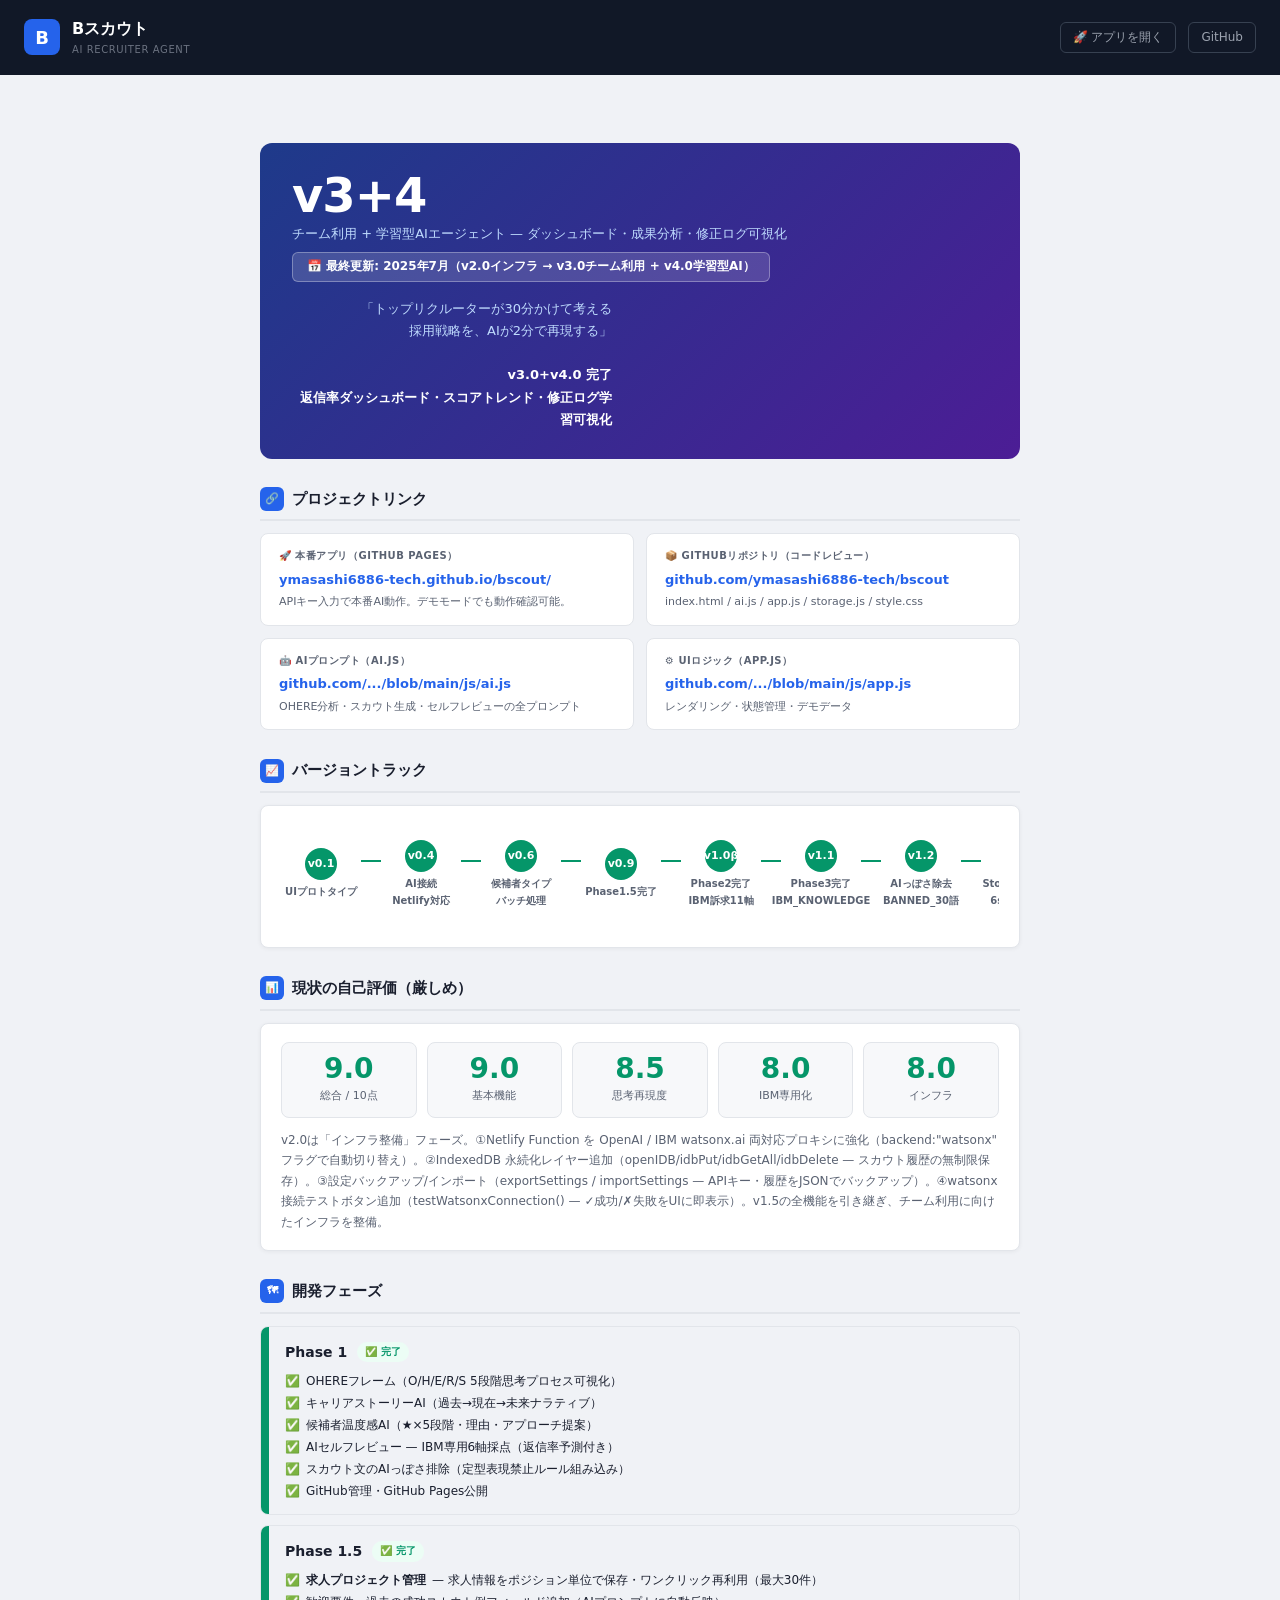
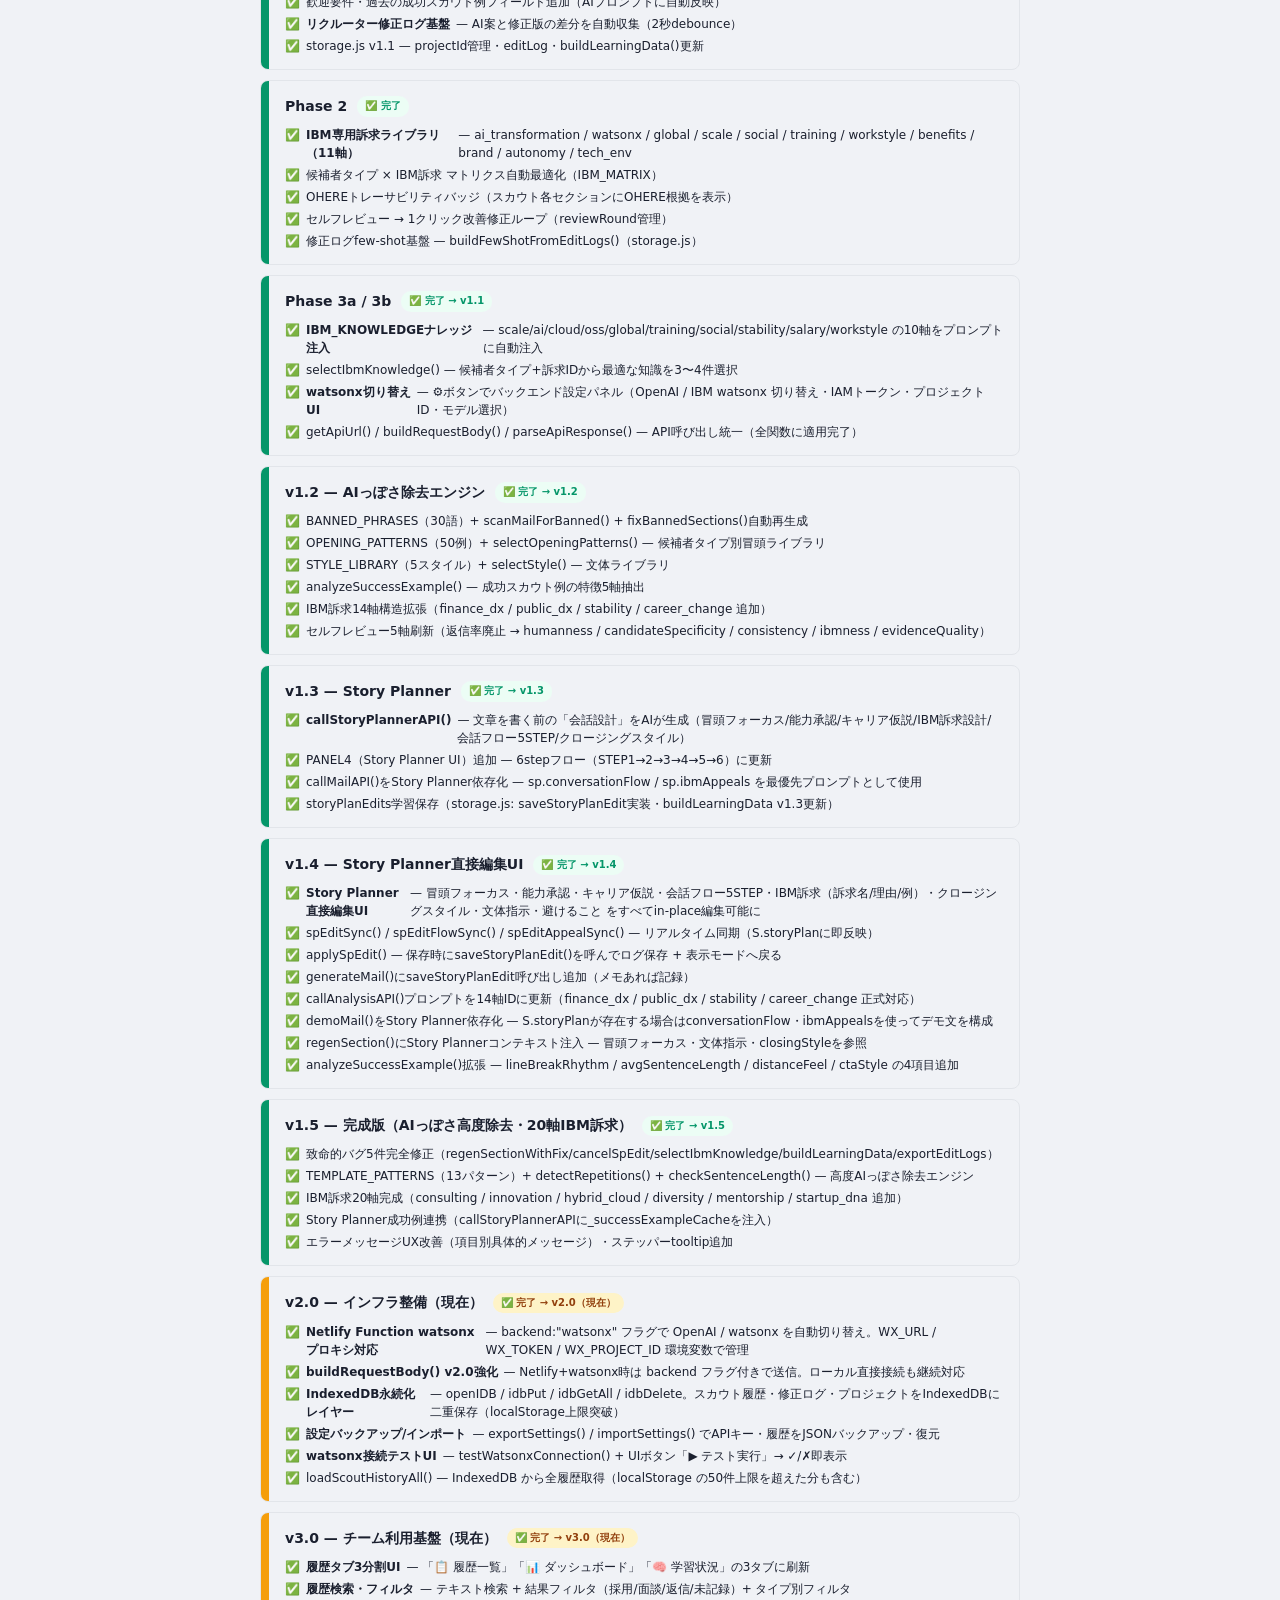
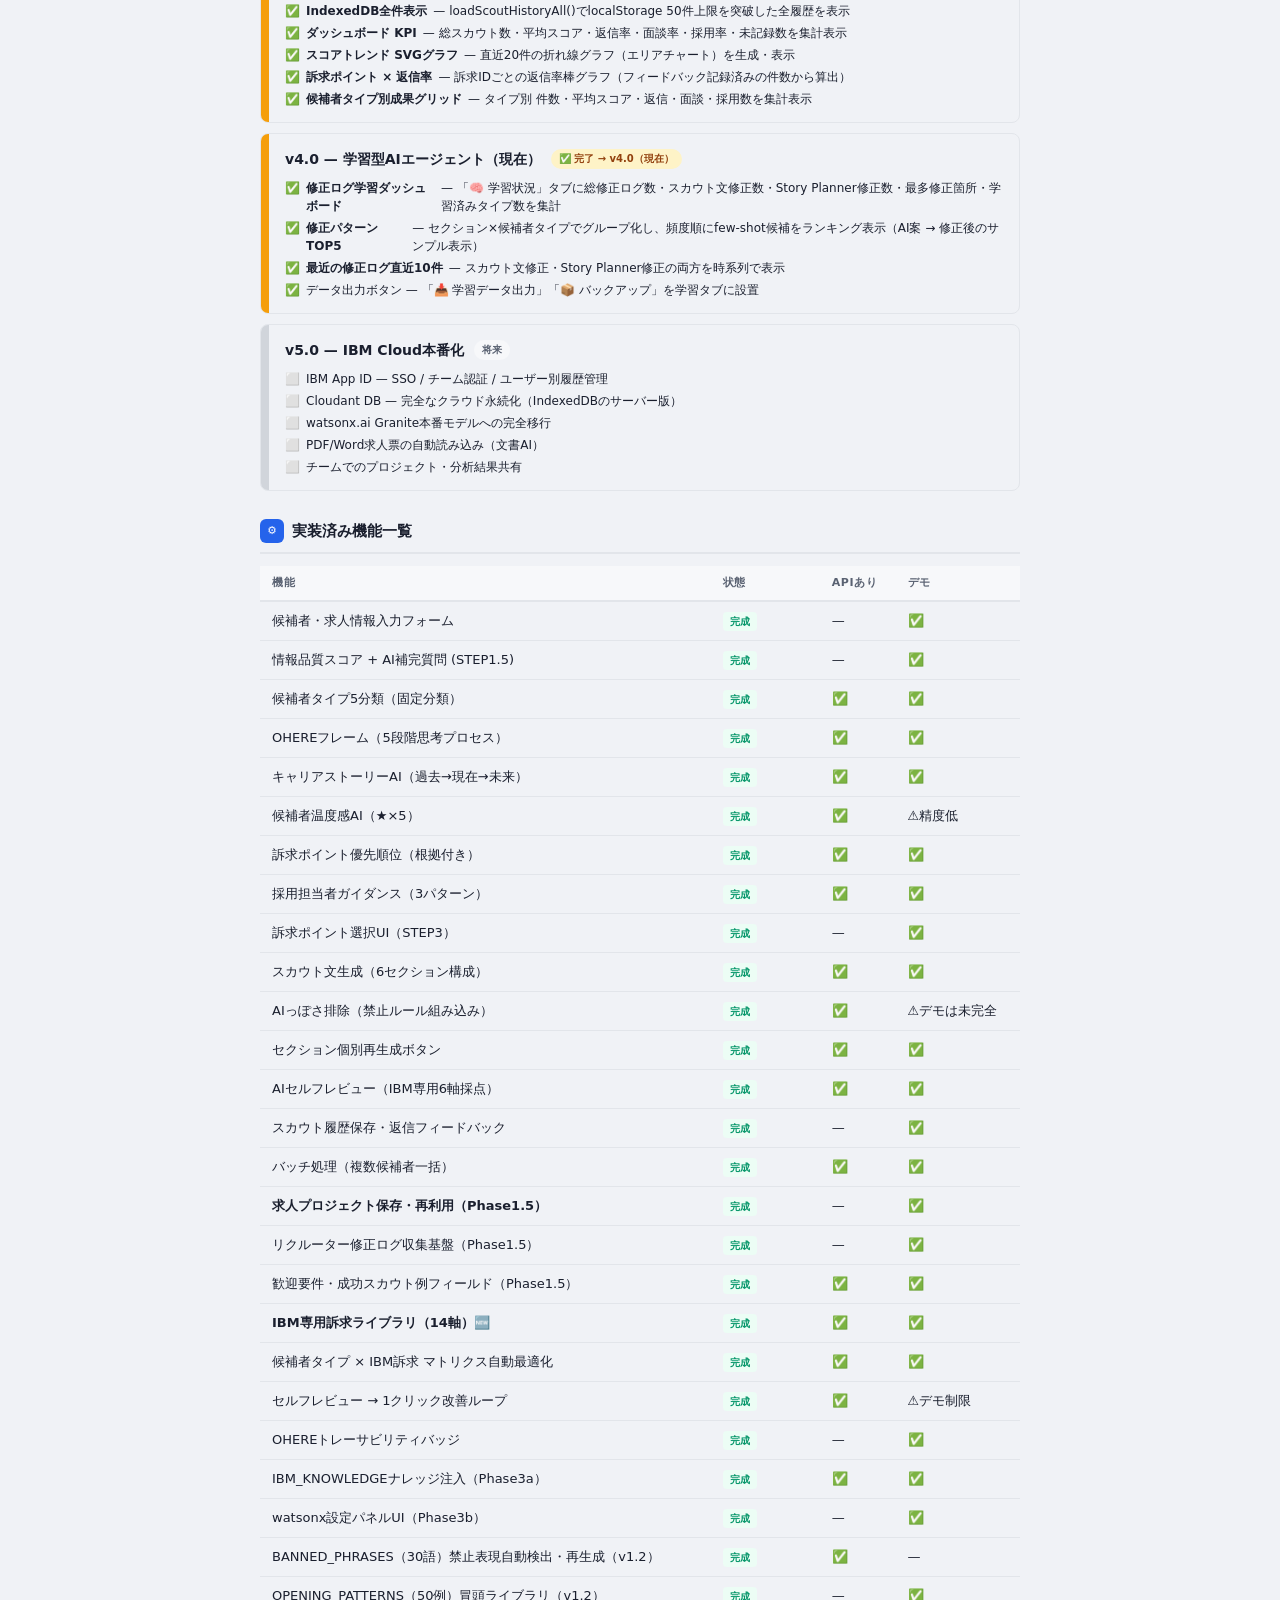
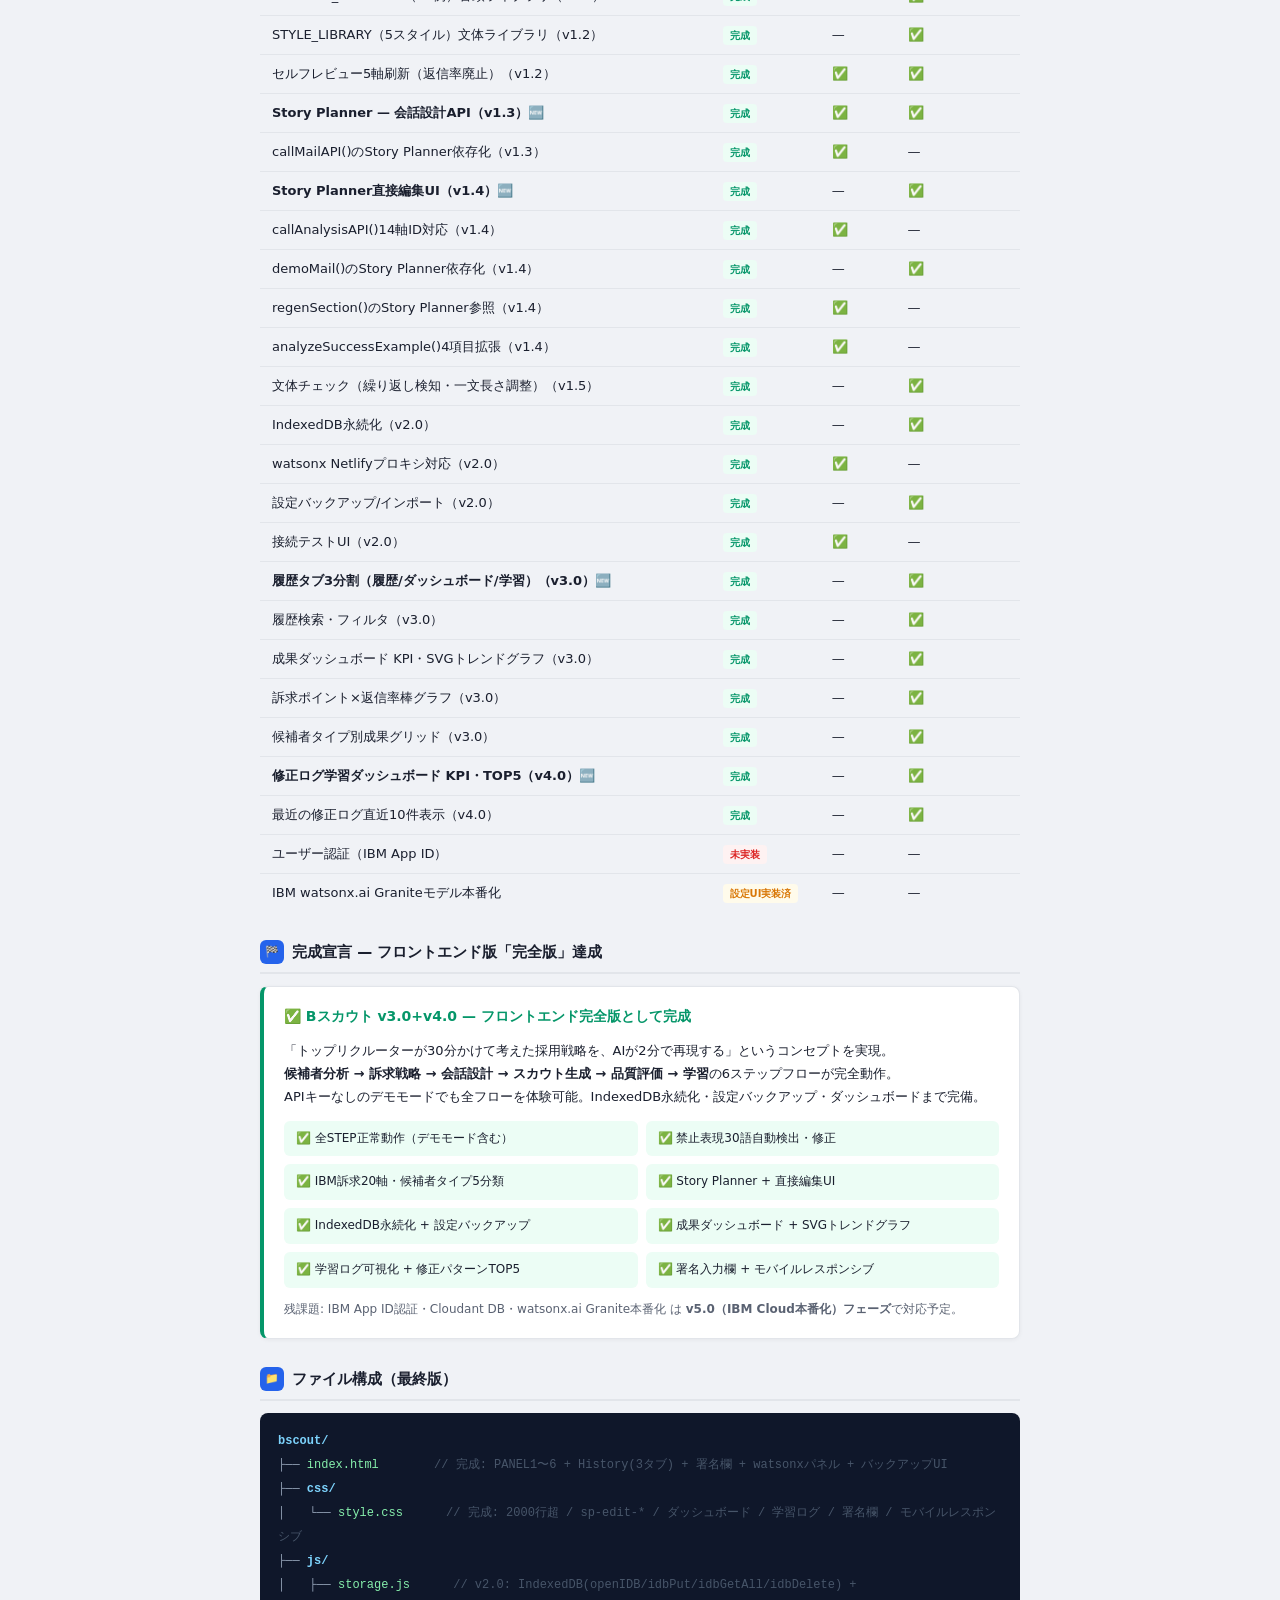
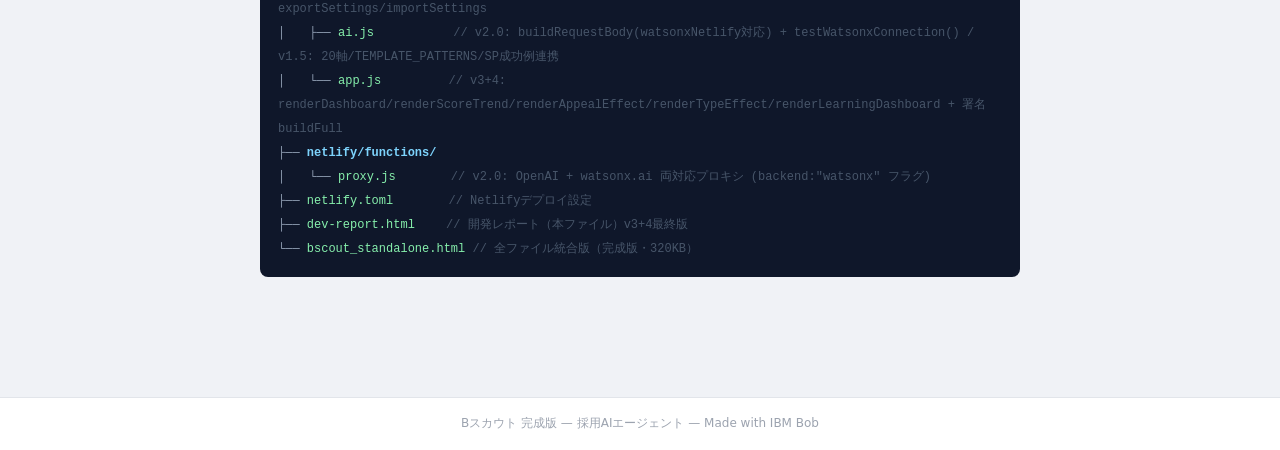
<file: dev-report.html>
<!DOCTYPE html>
<html lang="ja">
<head>
<meta charset="UTF-8">
<meta name="viewport" content="width=device-width, initial-scale=1.0">
<title>Bスカウト — 開発レポート v1.5</title>
<style>
*,*::before,*::after{box-sizing:border-box;margin:0;padding:0}
:root{
  --bg:#fff;--surface:#f7f8fa;--border:#e2e5ea;--text:#1a1f2e;--muted:#5a6272;
  --accent:#2563eb;--accent-l:#eff6ff;--purple:#7c3aed;--purple-l:#f5f3ff;
  --green:#059669;--green-l:#ecfdf5;--amber:#d97706;--amber-l:#fffbeb;
  --red:#dc2626;--red-l:#fef2f2;
}
body{font-family:-apple-system,"Segoe UI",system-ui,sans-serif;font-size:14px;line-height:1.65;color:var(--text);background:#f0f2f6;min-height:100vh}
a{color:var(--accent);text-decoration:none}
a:hover{text-decoration:underline}
.wrap{max-width:800px;margin:0 auto;padding:40px 20px 80px}

/* HEADER */
.site-header{background:#111827;color:#fff;padding:16px 24px;display:flex;align-items:center;justify-content:space-between}
.logo-row{display:flex;align-items:center;gap:12px}
.logo{width:36px;height:36px;background:#2563eb;border-radius:8px;display:flex;align-items:center;justify-content:center;font-size:18px;font-weight:900;color:#fff}
.brand-name{font-size:16px;font-weight:800}
.brand-sub{font-size:10px;color:#6b7280;letter-spacing:.6px;text-transform:uppercase}
.header-links{display:flex;gap:12px;align-items:center}
.header-link{font-size:12px;color:#9ca3af;padding:5px 12px;border:1px solid #374151;border-radius:6px;transition:all .15s}
.header-link:hover{background:#1f2937;color:#fff;text-decoration:none}

/* VERSION HERO */
.version-hero{background:linear-gradient(135deg,#1e3a8a,#4c1d95);color:#fff;border-radius:12px;padding:28px 32px;margin:28px 0 24px;display:flex;align-items:center;justify-content:space-between;flex-wrap:wrap;gap:16px}
.version-left{}
.version-num{font-size:48px;font-weight:900;line-height:1;letter-spacing:-1px}
.version-label{font-size:13px;color:#bfdbfe;margin-top:4px}
.version-right{text-align:right}
.version-concept{font-size:13px;color:#bfdbfe;line-height:1.7;max-width:320px;text-align:right}
.phase-badge{display:inline-block;background:rgba(255,255,255,.15);border:1px solid rgba(255,255,255,.3);border-radius:6px;padding:4px 14px;font-size:12px;font-weight:700;margin-top:8px}

/* SECTION */
h2{font-size:15px;font-weight:800;margin:28px 0 12px;padding-bottom:8px;border-bottom:2px solid var(--border);display:flex;align-items:center;gap:8px}
.sec-num{width:24px;height:24px;border-radius:6px;background:var(--accent);color:#fff;font-size:11px;font-weight:900;display:flex;align-items:center;justify-content:center;flex-shrink:0}

/* CARD */
.card{background:#fff;border:1px solid var(--border);border-radius:8px;padding:18px 20px;margin-bottom:12px;box-shadow:0 1px 4px rgba(0,0,0,.05)}

/* LINKS BOX */
.links-box{display:grid;grid-template-columns:1fr 1fr;gap:12px;margin-bottom:0}
.link-card{background:#fff;border:1px solid var(--border);border-radius:8px;padding:14px 18px;transition:box-shadow .15s}
.link-card:hover{box-shadow:0 2px 12px rgba(0,0,0,.08);text-decoration:none}
.link-label{font-size:10px;font-weight:700;text-transform:uppercase;letter-spacing:.5px;color:var(--muted);margin-bottom:4px}
.link-url{font-size:13px;font-weight:700;color:var(--accent);word-break:break-all}
.link-desc{font-size:11px;color:var(--muted);margin-top:4px;line-height:1.5}

/* PHASE TABLE */
.phase-list{display:flex;flex-direction:column;gap:10px}
.phase-row{display:flex;border:1px solid var(--border);border-radius:8px;overflow:hidden}
.phase-marker{width:8px;flex-shrink:0}
.phase-content{padding:14px 16px;flex:1}
.phase-head{display:flex;align-items:center;gap:10px;margin-bottom:8px}
.phase-name{font-size:14px;font-weight:800}
.phase-tag{font-size:10px;font-weight:700;padding:2px 8px;border-radius:10px}
.pt-done{background:var(--green-l);color:var(--green)}
.pt-active{background:#fef3c7;color:#92400e}
.pt-next{background:var(--accent-l);color:var(--accent)}
.pt-future{background:var(--surface);color:var(--muted)}
.pm-done{background:var(--green)}
.pm-active{background:#f59e0b}
.pm-next{background:var(--accent)}
.pm-future{background:#d1d5db}
.phase-items{display:flex;flex-direction:column;gap:4px}
.phase-item{font-size:12px;color:var(--text);display:flex;align-items:flex-start;gap:6px;line-height:1.5}
.pi-done{color:var(--green)}
.pi-active{color:#d97706}
.pi-todo{color:var(--muted)}

/* FEATURE TABLE */
table{width:100%;border-collapse:collapse;font-size:13px}
th{background:var(--surface);padding:8px 12px;text-align:left;font-size:11px;font-weight:700;text-transform:uppercase;letter-spacing:.5px;color:var(--muted);border-bottom:2px solid var(--border)}
td{padding:9px 12px;border-bottom:1px solid var(--border);vertical-align:top;line-height:1.5}
tr:last-child td{border-bottom:none}
.badge{display:inline-block;font-size:10px;font-weight:700;padding:2px 7px;border-radius:4px}
.b-done{background:var(--green-l);color:var(--green)}
.b-partial{background:var(--amber-l);color:var(--amber)}
.b-todo{background:var(--red-l);color:var(--red)}
.b-api{background:#dbeafe;color:#1d4ed8}

/* SCORE */
.score-row{display:flex;gap:10px;flex-wrap:wrap;margin-bottom:0}
.score-card{flex:1;min-width:120px;background:var(--surface);border:1px solid var(--border);border-radius:8px;padding:12px 14px;text-align:center}
.score-val{font-size:28px;font-weight:900;line-height:1}
.score-label{font-size:11px;color:var(--muted);margin-top:4px}

/* ROADMAP VERSION */
.version-track{display:flex;align-items:center;gap:0;margin:16px 0;overflow-x:auto;padding-bottom:4px}
.vt-item{display:flex;flex-direction:column;align-items:center;gap:4px;min-width:80px}
.vt-dot{width:32px;height:32px;border-radius:50%;display:flex;align-items:center;justify-content:center;font-size:11px;font-weight:800;flex-shrink:0;z-index:1}
.vt-done{background:var(--green);color:#fff}
.vt-current{background:var(--accent);color:#fff;box-shadow:0 0 0 4px rgba(37,99,235,.2)}
.vt-next{background:var(--surface);border:2px solid var(--border);color:var(--muted)}
.vt-label{font-size:10px;font-weight:700;color:var(--muted);text-align:center}
.vt-line{flex:1;height:2px;background:var(--border);min-width:20px;margin-top:-28px}
.vt-line-done{background:var(--green)}

/* FILE TREE */
.file-tree{background:#0f172a;border-radius:8px;padding:16px 18px;font-family:monospace;font-size:12px;color:#94a3b8;line-height:2}
.ft-dir{color:#7dd3fc;font-weight:700}
.ft-file{color:#86efac}
.ft-comment{color:#475569}

/* PRIORITY */
.priority-list{display:flex;flex-direction:column;gap:8px}
.priority-item{display:flex;align-items:flex-start;gap:12px;padding:12px 14px;border:1px solid var(--border);border-radius:8px;background:#fff}
.pri-num{width:28px;height:28px;border-radius:50%;display:flex;align-items:center;justify-content:center;font-size:13px;font-weight:900;flex-shrink:0;color:#fff}
.pri-critical{background:#dc2626}
.pri-high{background:#d97706}
.pri-med{background:#6b7280}
.pri-body{flex:1}
.pri-title{font-size:13px;font-weight:700;margin-bottom:3px}
.pri-desc{font-size:12px;color:var(--muted);line-height:1.5}

@media(max-width:600px){
  .links-box{grid-template-columns:1fr}
  .version-hero{flex-direction:column}
  .version-right{text-align:left}
  .version-concept{text-align:left}
}
</style>
</head>
<body>

<header class="site-header">
  <div class="logo-row">
    <div class="logo">B</div>
    <div>
      <div class="brand-name">Bスカウト</div>
      <div class="brand-sub">AI Recruiter Agent</div>
    </div>
  </div>
  <div class="header-links">
    <a href="https://ymasashi6886-tech.github.io/bscout/" class="header-link">🚀 アプリを開く</a>
    <a href="https://github.com/ymasashi6886-tech/bscout" class="header-link">GitHub</a>
  </div>
</header>

<div class="wrap">

  <!-- VERSION HERO -->
  <div class="version-hero">
    <div class="version-left">
      <div class="version-num">v3+4</div>
      <div class="version-label">チーム利用 + 学習型AIエージェント — ダッシュボード・成果分析・修正ログ可視化</div>
      <div class="phase-badge">📅 最終更新: 2025年7月（v2.0インフラ → v3.0チーム利用 + v4.0学習型AI）</div>
    </div>
    <div class="version-right">
      <div class="version-concept">
        「トップリクルーターが30分かけて考える<br>採用戦略を、AIが2分で再現する」<br><br>
        <strong style="color:#fff">v3.0+v4.0 完了<br>返信率ダッシュボード・スコアトレンド・修正ログ学習可視化</strong>
      </div>
    </div>
  </div>

  <!-- LINKS -->
  <h2><span class="sec-num">🔗</span>プロジェクトリンク</h2>
  <div class="links-box">
    <a href="https://ymasashi6886-tech.github.io/bscout/" class="link-card">
      <div class="link-label">🚀 本番アプリ（GitHub Pages）</div>
      <div class="link-url">ymasashi6886-tech.github.io/bscout/</div>
      <div class="link-desc">APIキー入力で本番AI動作。デモモードでも動作確認可能。</div>
    </a>
    <a href="https://github.com/ymasashi6886-tech/bscout" class="link-card">
      <div class="link-label">📦 GitHubリポジトリ（コードレビュー）</div>
      <div class="link-url">github.com/ymasashi6886-tech/bscout</div>
      <div class="link-desc">index.html / ai.js / app.js / storage.js / style.css</div>
    </a>
    <a href="https://github.com/ymasashi6886-tech/bscout/blob/main/js/ai.js" class="link-card">
      <div class="link-label">🤖 AIプロンプト（ai.js）</div>
      <div class="link-url">github.com/.../blob/main/js/ai.js</div>
      <div class="link-desc">OHERE分析・スカウト生成・セルフレビューの全プロンプト</div>
    </a>
    <a href="https://github.com/ymasashi6886-tech/bscout/blob/main/js/app.js" class="link-card">
      <div class="link-label">⚙️ UIロジック（app.js）</div>
      <div class="link-url">github.com/.../blob/main/js/app.js</div>
      <div class="link-desc">レンダリング・状態管理・デモデータ</div>
    </a>
  </div>

  <!-- バージョントラック -->
  <h2><span class="sec-num">📈</span>バージョントラック</h2>
  <div class="card">
    <div class="version-track">
      <div class="vt-item">
        <div class="vt-dot vt-done">v0.1</div>
        <div class="vt-label">UIプロトタイプ</div>
      </div>
      <div class="vt-line vt-line-done"></div>
      <div class="vt-item">
        <div class="vt-dot vt-done">v0.4</div>
        <div class="vt-label">AI接続<br>Netlify対応</div>
      </div>
      <div class="vt-line vt-line-done"></div>
      <div class="vt-item">
        <div class="vt-dot vt-done">v0.6</div>
        <div class="vt-label">候補者タイプ<br>バッチ処理</div>
      </div>
      <div class="vt-line vt-line-done"></div>
      <div class="vt-item">
        <div class="vt-dot vt-done">v0.9</div>
        <div class="vt-label">Phase1.5完了</div>
      </div>
      <div class="vt-line vt-line-done"></div>
      <div class="vt-item">
        <div class="vt-dot vt-done">v1.0β</div>
        <div class="vt-label">Phase2完了<br>IBM訴求11軸</div>
      </div>
      <div class="vt-line vt-line-done"></div>
      <div class="vt-item">
        <div class="vt-dot vt-done">v1.1</div>
        <div class="vt-label">Phase3完了<br>IBM_KNOWLEDGE</div>
      </div>
      <div class="vt-line vt-line-done"></div>
      <div class="vt-item">
        <div class="vt-dot vt-done">v1.2</div>
        <div class="vt-label">AIっぽさ除去<br>BANNED_30語</div>
      </div>
      <div class="vt-line vt-line-done"></div>
      <div class="vt-item">
        <div class="vt-dot vt-done">v1.3</div>
        <div class="vt-label">Story Planner<br>6stepフロー</div>
      </div>
      <div class="vt-line vt-line-done"></div>
      <div class="vt-item">
        <div class="vt-dot vt-done">v1.4</div>
        <div class="vt-label">直接<br>編集UI</div>
      </div>
      <div class="vt-line vt-line-done"></div>
      <div class="vt-item">
        <div class="vt-dot vt-done">v1.5</div>
        <div class="vt-label">完成版<br>AIっぽさ除去</div>
      </div>
      <div class="vt-line vt-line-done"></div>
      <div class="vt-item">
        <div class="vt-dot vt-done">v2.0</div>
        <div class="vt-label">インフラ<br>整備</div>
      </div>
      <div class="vt-line vt-line-done"></div>
      <div class="vt-item">
        <div class="vt-dot vt-current">v3+4</div>
        <div class="vt-label" style="color:var(--accent);font-weight:700">現在<br>チーム+学習AI</div>
      </div>
      <div class="vt-line"></div>
      <div class="vt-item">
        <div class="vt-dot vt-next">v5.0</div>
        <div class="vt-label">本番<br>IBM Cloud</div>
      </div>
    </div>
  </div>

  <!-- 自己評価スコア -->
  <h2><span class="sec-num">📊</span>現状の自己評価（厳しめ）</h2>
  <div class="card">
    <div class="score-row">
      <div class="score-card">
        <div class="score-val" style="color:var(--green)">9.0</div>
          <div class="score-label">総合 / 10点</div>
      </div>
      <div class="score-card">
        <div class="score-val" style="color:var(--green)">9.0</div>
        <div class="score-label">基本機能</div>
      </div>
      <div class="score-card">
        <div class="score-val" style="color:var(--green)">8.5</div>
        <div class="score-label">思考再現度</div>
      </div>
      <div class="score-card">
        <div class="score-val" style="color:var(--green)">8.0</div>
        <div class="score-label">IBM専用化</div>
      </div>
      <div class="score-card">
        <div class="score-val" style="color:var(--green)">8.0</div>
        <div class="score-label">インフラ</div>
      </div>
    </div>
    <p style="font-size:12px;color:var(--muted);margin-top:12px;line-height:1.7">
      v2.0は「インフラ整備」フェーズ。①Netlify Function を OpenAI / IBM watsonx.ai 両対応プロキシに強化（backend:"watsonx" フラグで自動切り替え）。②IndexedDB 永続化レイヤー追加（openIDB/idbPut/idbGetAll/idbDelete — スカウト履歴の無制限保存）。③設定バックアップ/インポート（exportSettings / importSettings — APIキー・履歴をJSONでバックアップ）。④watsonx 接続テストボタン追加（testWatsonxConnection() — ✓成功/✗失敗をUIに即表示）。v1.5の全機能を引き継ぎ、チーム利用に向けたインフラを整備。
    </p>
  </div>

  <!-- Phase一覧 -->
  <h2><span class="sec-num">🗺</span>開発フェーズ</h2>
  <div class="phase-list">

    <div class="phase-row">
      <div class="phase-marker pm-done"></div>
      <div class="phase-content">
        <div class="phase-head">
          <div class="phase-name">Phase 1</div>
          <span class="phase-tag pt-done">✅ 完了</span>
        </div>
        <div class="phase-items">
          <div class="phase-item"><span class="pi-done">✅</span>OHEREフレーム（O/H/E/R/S 5段階思考プロセス可視化）</div>
          <div class="phase-item"><span class="pi-done">✅</span>キャリアストーリーAI（過去→現在→未来ナラティブ）</div>
          <div class="phase-item"><span class="pi-done">✅</span>候補者温度感AI（★×5段階・理由・アプローチ提案）</div>
          <div class="phase-item"><span class="pi-done">✅</span>AIセルフレビュー — IBM専用6軸採点（返信率予測付き）</div>
          <div class="phase-item"><span class="pi-done">✅</span>スカウト文のAIっぽさ排除（定型表現禁止ルール組み込み）</div>
          <div class="phase-item"><span class="pi-done">✅</span>GitHub管理・GitHub Pages公開</div>
        </div>
      </div>
    </div>

    <div class="phase-row">
      <div class="phase-marker pm-done"></div>
      <div class="phase-content">
        <div class="phase-head">
          <div class="phase-name">Phase 1.5</div>
          <span class="phase-tag pt-done">✅ 完了</span>
        </div>
        <div class="phase-items">
          <div class="phase-item"><span class="pi-done">✅</span><strong>求人プロジェクト管理</strong> — 求人情報をポジション単位で保存・ワンクリック再利用（最大30件）</div>
          <div class="phase-item"><span class="pi-done">✅</span>歓迎要件・過去の成功スカウト例フィールド追加（AIプロンプトに自動反映）</div>
          <div class="phase-item"><span class="pi-done">✅</span><strong>リクルーター修正ログ基盤</strong> — AI案と修正版の差分を自動収集（2秒debounce）</div>
          <div class="phase-item"><span class="pi-done">✅</span>storage.js v1.1 — projectId管理・editLog・buildLearningData()更新</div>
        </div>
      </div>
    </div>

    <div class="phase-row">
      <div class="phase-marker pm-done"></div>
      <div class="phase-content">
        <div class="phase-head">
          <div class="phase-name">Phase 2</div>
          <span class="phase-tag pt-done">✅ 完了</span>
        </div>
        <div class="phase-items">
          <div class="phase-item"><span class="pi-done">✅</span><strong>IBM専用訴求ライブラリ（11軸）</strong> — ai_transformation / watsonx / global / scale / social / training / workstyle / benefits / brand / autonomy / tech_env</div>
          <div class="phase-item"><span class="pi-done">✅</span>候補者タイプ × IBM訴求 マトリクス自動最適化（IBM_MATRIX）</div>
          <div class="phase-item"><span class="pi-done">✅</span>OHEREトレーサビリティバッジ（スカウト各セクションにOHERE根拠を表示）</div>
          <div class="phase-item"><span class="pi-done">✅</span>セルフレビュー → 1クリック改善修正ループ（reviewRound管理）</div>
          <div class="phase-item"><span class="pi-done">✅</span>修正ログfew-shot基盤 — buildFewShotFromEditLogs()（storage.js）</div>
        </div>
      </div>
    </div>

    <div class="phase-row">
      <div class="phase-marker pm-done"></div>
      <div class="phase-content">
        <div class="phase-head">
          <div class="phase-name">Phase 3a / 3b</div>
          <span class="phase-tag pt-done">✅ 完了 → v1.1</span>
        </div>
        <div class="phase-items">
          <div class="phase-item"><span class="pi-done">✅</span><strong>IBM_KNOWLEDGEナレッジ注入</strong> — scale/ai/cloud/oss/global/training/social/stability/salary/workstyle の10軸をプロンプトに自動注入</div>
          <div class="phase-item"><span class="pi-done">✅</span>selectIbmKnowledge() — 候補者タイプ+訴求IDから最適な知識を3〜4件選択</div>
          <div class="phase-item"><span class="pi-done">✅</span><strong>watsonx切り替えUI</strong> — ⚙ボタンでバックエンド設定パネル（OpenAI / IBM watsonx 切り替え・IAMトークン・プロジェクトID・モデル選択）</div>
          <div class="phase-item"><span class="pi-done">✅</span>getApiUrl() / buildRequestBody() / parseApiResponse() — API呼び出し統一（全関数に適用完了）</div>
        </div>
      </div>
    </div>

    <div class="phase-row">
      <div class="phase-marker pm-done"></div>
      <div class="phase-content">
        <div class="phase-head">
          <div class="phase-name">v1.2 — AIっぽさ除去エンジン</div>
          <span class="phase-tag pt-done">✅ 完了 → v1.2</span>
        </div>
        <div class="phase-items">
          <div class="phase-item"><span class="pi-done">✅</span>BANNED_PHRASES（30語）+ scanMailForBanned() + fixBannedSections()自動再生成</div>
          <div class="phase-item"><span class="pi-done">✅</span>OPENING_PATTERNS（50例）+ selectOpeningPatterns() — 候補者タイプ別冒頭ライブラリ</div>
          <div class="phase-item"><span class="pi-done">✅</span>STYLE_LIBRARY（5スタイル）+ selectStyle() — 文体ライブラリ</div>
          <div class="phase-item"><span class="pi-done">✅</span>analyzeSuccessExample() — 成功スカウト例の特徴5軸抽出</div>
          <div class="phase-item"><span class="pi-done">✅</span>IBM訴求14軸構造拡張（finance_dx / public_dx / stability / career_change 追加）</div>
          <div class="phase-item"><span class="pi-done">✅</span>セルフレビュー5軸刷新（返信率廃止 → humanness / candidateSpecificity / consistency / ibmness / evidenceQuality）</div>
        </div>
      </div>
    </div>

    <div class="phase-row">
      <div class="phase-marker pm-done"></div>
      <div class="phase-content">
        <div class="phase-head">
          <div class="phase-name">v1.3 — Story Planner</div>
          <span class="phase-tag pt-done">✅ 完了 → v1.3</span>
        </div>
        <div class="phase-items">
          <div class="phase-item"><span class="pi-done">✅</span><strong>callStoryPlannerAPI()</strong> — 文章を書く前の「会話設計」をAIが生成（冒頭フォーカス/能力承認/キャリア仮説/IBM訴求設計/会話フロー5STEP/クロージングスタイル）</div>
          <div class="phase-item"><span class="pi-done">✅</span>PANEL4（Story Planner UI）追加 — 6stepフロー（STEP1→2→3→4→5→6）に更新</div>
          <div class="phase-item"><span class="pi-done">✅</span>callMailAPI()をStory Planner依存化 — sp.conversationFlow / sp.ibmAppeals を最優先プロンプトとして使用</div>
          <div class="phase-item"><span class="pi-done">✅</span>storyPlanEdits学習保存（storage.js: saveStoryPlanEdit実装・buildLearningData v1.3更新）</div>
        </div>
      </div>
    </div>

    <div class="phase-row">
      <div class="phase-marker pm-done"></div>
      <div class="phase-content">
        <div class="phase-head">
          <div class="phase-name">v1.4 — Story Planner直接編集UI</div>
          <span class="phase-tag pt-done">✅ 完了 → v1.4</span>
        </div>
        <div class="phase-items">
          <div class="phase-item"><span class="pi-done">✅</span><strong>Story Planner直接編集UI</strong> — 冒頭フォーカス・能力承認・キャリア仮説・会話フロー5STEP・IBM訴求（訴求名/理由/例）・クロージングスタイル・文体指示・避けること をすべてin-place編集可能に</div>
          <div class="phase-item"><span class="pi-done">✅</span>spEditSync() / spEditFlowSync() / spEditAppealSync() — リアルタイム同期（S.storyPlanに即反映）</div>
          <div class="phase-item"><span class="pi-done">✅</span>applySpEdit() — 保存時にsaveStoryPlanEdit()を呼んでログ保存 + 表示モードへ戻る</div>
          <div class="phase-item"><span class="pi-done">✅</span>generateMail()にsaveStoryPlanEdit呼び出し追加（メモあれば記録）</div>
          <div class="phase-item"><span class="pi-done">✅</span>callAnalysisAPI()プロンプトを14軸IDに更新（finance_dx / public_dx / stability / career_change 正式対応）</div>
          <div class="phase-item"><span class="pi-done">✅</span>demoMail()をStory Planner依存化 — S.storyPlanが存在する場合はconversationFlow・ibmAppealsを使ってデモ文を構成</div>
          <div class="phase-item"><span class="pi-done">✅</span>regenSection()にStory Plannerコンテキスト注入 — 冒頭フォーカス・文体指示・closingStyleを参照</div>
          <div class="phase-item"><span class="pi-done">✅</span>analyzeSuccessExample()拡張 — lineBreakRhythm / avgSentenceLength / distanceFeel / ctaStyle の4項目追加</div>
        </div>
      </div>
    </div>

    <div class="phase-row">
      <div class="phase-marker pm-done"></div>
      <div class="phase-content">
        <div class="phase-head">
          <div class="phase-name">v1.5 — 完成版（AIっぽさ高度除去・20軸IBM訴求）</div>
          <span class="phase-tag pt-done">✅ 完了 → v1.5</span>
        </div>
        <div class="phase-items">
          <div class="phase-item"><span class="pi-done">✅</span>致命的バグ5件完全修正（regenSectionWithFix/cancelSpEdit/selectIbmKnowledge/buildLearningData/exportEditLogs）</div>
          <div class="phase-item"><span class="pi-done">✅</span>TEMPLATE_PATTERNS（13パターン）+ detectRepetitions() + checkSentenceLength() — 高度AIっぽさ除去エンジン</div>
          <div class="phase-item"><span class="pi-done">✅</span>IBM訴求20軸完成（consulting / innovation / hybrid_cloud / diversity / mentorship / startup_dna 追加）</div>
          <div class="phase-item"><span class="pi-done">✅</span>Story Planner成功例連携（callStoryPlannerAPIに_successExampleCacheを注入）</div>
          <div class="phase-item"><span class="pi-done">✅</span>エラーメッセージUX改善（項目別具体的メッセージ）・ステッパーtooltip追加</div>
        </div>
      </div>
    </div>

    <div class="phase-row">
      <div class="phase-marker pm-active"></div>
      <div class="phase-content">
        <div class="phase-head">
          <div class="phase-name">v2.0 — インフラ整備（現在）</div>
          <span class="phase-tag pt-active">✅ 完了 → v2.0（現在）</span>
        </div>
        <div class="phase-items">
          <div class="phase-item"><span class="pi-done">✅</span><strong>Netlify Function watsonxプロキシ対応</strong> — backend:"watsonx" フラグで OpenAI / watsonx を自動切り替え。WX_URL / WX_TOKEN / WX_PROJECT_ID 環境変数で管理</div>
          <div class="phase-item"><span class="pi-done">✅</span><strong>buildRequestBody() v2.0強化</strong> — Netlify+watsonx時は backend フラグ付きで送信。ローカル直接接続も継続対応</div>
          <div class="phase-item"><span class="pi-done">✅</span><strong>IndexedDB永続化レイヤー</strong> — openIDB / idbPut / idbGetAll / idbDelete。スカウト履歴・修正ログ・プロジェクトをIndexedDBに二重保存（localStorage上限突破）</div>
          <div class="phase-item"><span class="pi-done">✅</span><strong>設定バックアップ/インポート</strong> — exportSettings() / importSettings() でAPIキー・履歴をJSONバックアップ・復元</div>
          <div class="phase-item"><span class="pi-done">✅</span><strong>watsonx接続テストUI</strong> — testWatsonxConnection() + UIボタン「▶ テスト実行」→ ✓/✗即表示</div>
          <div class="phase-item"><span class="pi-done">✅</span>loadScoutHistoryAll() — IndexedDB から全履歴取得（localStorage の50件上限を超えた分も含む）</div>
        </div>
      </div>
    </div>

    <div class="phase-row">
      <div class="phase-marker pm-active"></div>
      <div class="phase-content">
        <div class="phase-head">
          <div class="phase-name">v3.0 — チーム利用基盤（現在）</div>
          <span class="phase-tag pt-active">✅ 完了 → v3.0（現在）</span>
        </div>
        <div class="phase-items">
          <div class="phase-item"><span class="pi-done">✅</span><strong>履歴タブ3分割UI</strong> — 「📋 履歴一覧」「📊 ダッシュボード」「🧠 学習状況」の3タブに刷新</div>
          <div class="phase-item"><span class="pi-done">✅</span><strong>履歴検索・フィルタ</strong> — テキスト検索 + 結果フィルタ（採用/面談/返信/未記録）+ タイプ別フィルタ</div>
          <div class="phase-item"><span class="pi-done">✅</span><strong>IndexedDB全件表示</strong> — loadScoutHistoryAll()でlocalStorage 50件上限を突破した全履歴を表示</div>
          <div class="phase-item"><span class="pi-done">✅</span><strong>ダッシュボード KPI</strong> — 総スカウト数・平均スコア・返信率・面談率・採用率・未記録数を集計表示</div>
          <div class="phase-item"><span class="pi-done">✅</span><strong>スコアトレンド SVGグラフ</strong> — 直近20件の折れ線グラフ（エリアチャート）を生成・表示</div>
          <div class="phase-item"><span class="pi-done">✅</span><strong>訴求ポイント × 返信率</strong> — 訴求IDごとの返信率棒グラフ（フィードバック記録済みの件数から算出）</div>
          <div class="phase-item"><span class="pi-done">✅</span><strong>候補者タイプ別成果グリッド</strong> — タイプ別 件数・平均スコア・返信・面談・採用数を集計表示</div>
        </div>
      </div>
    </div>

    <div class="phase-row">
      <div class="phase-marker pm-active"></div>
      <div class="phase-content">
        <div class="phase-head">
          <div class="phase-name">v4.0 — 学習型AIエージェント（現在）</div>
          <span class="phase-tag pt-active">✅ 完了 → v4.0（現在）</span>
        </div>
        <div class="phase-items">
          <div class="phase-item"><span class="pi-done">✅</span><strong>修正ログ学習ダッシュボード</strong> — 「🧠 学習状況」タブに総修正ログ数・スカウト文修正数・Story Planner修正数・最多修正箇所・学習済みタイプ数を集計</div>
          <div class="phase-item"><span class="pi-done">✅</span><strong>修正パターン TOP5</strong> — セクション×候補者タイプでグループ化し、頻度順にfew-shot候補をランキング表示（AI案 → 修正後のサンプル表示）</div>
          <div class="phase-item"><span class="pi-done">✅</span><strong>最近の修正ログ直近10件</strong> — スカウト文修正・Story Planner修正の両方を時系列で表示</div>
          <div class="phase-item"><span class="pi-done">✅</span>データ出力ボタン — 「📥 学習データ出力」「📦 バックアップ」を学習タブに設置</div>
        </div>
      </div>
    </div>

    <div class="phase-row">
      <div class="phase-marker pm-future"></div>
      <div class="phase-content">
        <div class="phase-head">
          <div class="phase-name">v5.0 — IBM Cloud本番化</div>
          <span class="phase-tag pt-future">将来</span>
        </div>
        <div class="phase-items">
          <div class="phase-item"><span class="pi-todo">⬜</span>IBM App ID — SSO / チーム認証 / ユーザー別履歴管理</div>
          <div class="phase-item"><span class="pi-todo">⬜</span>Cloudant DB — 完全なクラウド永続化（IndexedDBのサーバー版）</div>
          <div class="phase-item"><span class="pi-todo">⬜</span>watsonx.ai Granite本番モデルへの完全移行</div>
          <div class="phase-item"><span class="pi-todo">⬜</span>PDF/Word求人票の自動読み込み（文書AI）</div>
          <div class="phase-item"><span class="pi-todo">⬜</span>チームでのプロジェクト・分析結果共有</div>
        </div>
      </div>
    </div>

  </div>

  <!-- 実装済み機能一覧 -->
  <h2><span class="sec-num">⚙️</span>実装済み機能一覧</h2>
  <table>
    <tr><th>機能</th><th>状態</th><th>APIあり</th><th>デモ</th></tr>
    <tr><td>候補者・求人情報入力フォーム</td><td><span class="badge b-done">完成</span></td><td>—</td><td>✅</td></tr>
    <tr><td>情報品質スコア + AI補完質問 (STEP1.5)</td><td><span class="badge b-done">完成</span></td><td>—</td><td>✅</td></tr>
    <tr><td>候補者タイプ5分類（固定分類）</td><td><span class="badge b-done">完成</span></td><td>✅</td><td>✅</td></tr>
    <tr><td>OHEREフレーム（5段階思考プロセス）</td><td><span class="badge b-done">完成</span></td><td>✅</td><td>✅</td></tr>
    <tr><td>キャリアストーリーAI（過去→現在→未来）</td><td><span class="badge b-done">完成</span></td><td>✅</td><td>✅</td></tr>
    <tr><td>候補者温度感AI（★×5）</td><td><span class="badge b-done">完成</span></td><td>✅</td><td>⚠️精度低</td></tr>
    <tr><td>訴求ポイント優先順位（根拠付き）</td><td><span class="badge b-done">完成</span></td><td>✅</td><td>✅</td></tr>
    <tr><td>採用担当者ガイダンス（3パターン）</td><td><span class="badge b-done">完成</span></td><td>✅</td><td>✅</td></tr>
    <tr><td>訴求ポイント選択UI（STEP3）</td><td><span class="badge b-done">完成</span></td><td>—</td><td>✅</td></tr>
    <tr><td>スカウト文生成（6セクション構成）</td><td><span class="badge b-done">完成</span></td><td>✅</td><td>✅</td></tr>
    <tr><td>AIっぽさ排除（禁止ルール組み込み）</td><td><span class="badge b-done">完成</span></td><td>✅</td><td>⚠️デモは未完全</td></tr>
    <tr><td>セクション個別再生成ボタン</td><td><span class="badge b-done">完成</span></td><td>✅</td><td>✅</td></tr>
    <tr><td>AIセルフレビュー（IBM専用6軸採点）</td><td><span class="badge b-done">完成</span></td><td>✅</td><td>✅</td></tr>
    <tr><td>スカウト履歴保存・返信フィードバック</td><td><span class="badge b-done">完成</span></td><td>—</td><td>✅</td></tr>
    <tr><td>バッチ処理（複数候補者一括）</td><td><span class="badge b-done">完成</span></td><td>✅</td><td>✅</td></tr>
    <tr><td><strong>求人プロジェクト保存・再利用（Phase1.5）</strong></td><td><span class="badge b-done">完成</span></td><td>—</td><td>✅</td></tr>
    <tr><td>リクルーター修正ログ収集基盤（Phase1.5）</td><td><span class="badge b-done">完成</span></td><td>—</td><td>✅</td></tr>
    <tr><td>歓迎要件・成功スカウト例フィールド（Phase1.5）</td><td><span class="badge b-done">完成</span></td><td>✅</td><td>✅</td></tr>
    <tr><td><strong>IBM専用訴求ライブラリ（14軸）🆕</strong></td><td><span class="badge b-done">完成</span></td><td>✅</td><td>✅</td></tr>
    <tr><td>候補者タイプ × IBM訴求 マトリクス自動最適化</td><td><span class="badge b-done">完成</span></td><td>✅</td><td>✅</td></tr>
    <tr><td>セルフレビュー → 1クリック改善ループ</td><td><span class="badge b-done">完成</span></td><td>✅</td><td>⚠️デモ制限</td></tr>
    <tr><td>OHEREトレーサビリティバッジ</td><td><span class="badge b-done">完成</span></td><td>—</td><td>✅</td></tr>
    <tr><td>IBM_KNOWLEDGEナレッジ注入（Phase3a）</td><td><span class="badge b-done">完成</span></td><td>✅</td><td>✅</td></tr>
    <tr><td>watsonx設定パネルUI（Phase3b）</td><td><span class="badge b-done">完成</span></td><td>—</td><td>✅</td></tr>
    <tr><td>BANNED_PHRASES（30語）禁止表現自動検出・再生成（v1.2）</td><td><span class="badge b-done">完成</span></td><td>✅</td><td>—</td></tr>
    <tr><td>OPENING_PATTERNS（50例）冒頭ライブラリ（v1.2）</td><td><span class="badge b-done">完成</span></td><td>—</td><td>✅</td></tr>
    <tr><td>STYLE_LIBRARY（5スタイル）文体ライブラリ（v1.2）</td><td><span class="badge b-done">完成</span></td><td>—</td><td>✅</td></tr>
    <tr><td>セルフレビュー5軸刷新（返信率廃止）（v1.2）</td><td><span class="badge b-done">完成</span></td><td>✅</td><td>✅</td></tr>
    <tr><td><strong>Story Planner — 会話設計API（v1.3）🆕</strong></td><td><span class="badge b-done">完成</span></td><td>✅</td><td>✅</td></tr>
    <tr><td>callMailAPI()のStory Planner依存化（v1.3）</td><td><span class="badge b-done">完成</span></td><td>✅</td><td>—</td></tr>
    <tr><td><strong>Story Planner直接編集UI（v1.4）🆕</strong></td><td><span class="badge b-done">完成</span></td><td>—</td><td>✅</td></tr>
    <tr><td>callAnalysisAPI()14軸ID対応（v1.4）</td><td><span class="badge b-done">完成</span></td><td>✅</td><td>—</td></tr>
    <tr><td>demoMail()のStory Planner依存化（v1.4）</td><td><span class="badge b-done">完成</span></td><td>—</td><td>✅</td></tr>
    <tr><td>regenSection()のStory Planner参照（v1.4）</td><td><span class="badge b-done">完成</span></td><td>✅</td><td>—</td></tr>
    <tr><td>analyzeSuccessExample()4項目拡張（v1.4）</td><td><span class="badge b-done">完成</span></td><td>✅</td><td>—</td></tr>
    <tr><td>文体チェック（繰り返し検知・一文長さ調整）（v1.5）</td><td><span class="badge b-done">完成</span></td><td>—</td><td>✅</td></tr>
    <tr><td>IndexedDB永続化（v2.0）</td><td><span class="badge b-done">完成</span></td><td>—</td><td>✅</td></tr>
    <tr><td>watsonx Netlifyプロキシ対応（v2.0）</td><td><span class="badge b-done">完成</span></td><td>✅</td><td>—</td></tr>
    <tr><td>設定バックアップ/インポート（v2.0）</td><td><span class="badge b-done">完成</span></td><td>—</td><td>✅</td></tr>
    <tr><td>接続テストUI（v2.0）</td><td><span class="badge b-done">完成</span></td><td>✅</td><td>—</td></tr>
    <tr><td><strong>履歴タブ3分割（履歴/ダッシュボード/学習）（v3.0）🆕</strong></td><td><span class="badge b-done">完成</span></td><td>—</td><td>✅</td></tr>
    <tr><td>履歴検索・フィルタ（v3.0）</td><td><span class="badge b-done">完成</span></td><td>—</td><td>✅</td></tr>
    <tr><td>成果ダッシュボード KPI・SVGトレンドグラフ（v3.0）</td><td><span class="badge b-done">完成</span></td><td>—</td><td>✅</td></tr>
    <tr><td>訴求ポイント×返信率棒グラフ（v3.0）</td><td><span class="badge b-done">完成</span></td><td>—</td><td>✅</td></tr>
    <tr><td>候補者タイプ別成果グリッド（v3.0）</td><td><span class="badge b-done">完成</span></td><td>—</td><td>✅</td></tr>
    <tr><td><strong>修正ログ学習ダッシュボード KPI・TOP5（v4.0）🆕</strong></td><td><span class="badge b-done">完成</span></td><td>—</td><td>✅</td></tr>
    <tr><td>最近の修正ログ直近10件表示（v4.0）</td><td><span class="badge b-done">完成</span></td><td>—</td><td>✅</td></tr>
    <tr><td>ユーザー認証（IBM App ID）</td><td><span class="badge b-todo">未実装</span></td><td>—</td><td>—</td></tr>
    <tr><td>IBM watsonx.ai Graniteモデル本番化</td><td><span class="badge b-partial">設定UI実装済</span></td><td>—</td><td>—</td></tr>
  </table>

  <!-- 完成宣言 -->
  <h2><span class="sec-num">🏁</span>完成宣言 — フロントエンド版「完全版」達成</h2>
  <div class="card" style="border-left:4px solid var(--green)">
    <p style="font-size:14px;font-weight:700;color:var(--green);margin-bottom:10px">✅ Bスカウト v3.0+v4.0 — フロントエンド完全版として完成</p>
    <p style="font-size:13px;color:var(--text);line-height:1.8;margin-bottom:12px">
      「トップリクルーターが30分かけて考えた採用戦略を、AIが2分で再現する」というコンセプトを実現。<br>
      <strong>候補者分析 → 訴求戦略 → 会話設計 → スカウト生成 → 品質評価 → 学習</strong>の6ステップフローが完全動作。<br>
      APIキーなしのデモモードでも全フローを体験可能。IndexedDB永続化・設定バックアップ・ダッシュボードまで完備。
    </p>
    <div style="display:grid;grid-template-columns:1fr 1fr;gap:8px;font-size:12px">
      <div style="padding:8px 12px;background:var(--green-l);border-radius:6px">✅ 全STEP正常動作（デモモード含む）</div>
      <div style="padding:8px 12px;background:var(--green-l);border-radius:6px">✅ 禁止表現30語自動検出・修正</div>
      <div style="padding:8px 12px;background:var(--green-l);border-radius:6px">✅ IBM訴求20軸・候補者タイプ5分類</div>
      <div style="padding:8px 12px;background:var(--green-l);border-radius:6px">✅ Story Planner + 直接編集UI</div>
      <div style="padding:8px 12px;background:var(--green-l);border-radius:6px">✅ IndexedDB永続化 + 設定バックアップ</div>
      <div style="padding:8px 12px;background:var(--green-l);border-radius:6px">✅ 成果ダッシュボード + SVGトレンドグラフ</div>
      <div style="padding:8px 12px;background:var(--green-l);border-radius:6px">✅ 学習ログ可視化 + 修正パターンTOP5</div>
      <div style="padding:8px 12px;background:var(--green-l);border-radius:6px">✅ 署名入力欄 + モバイルレスポンシブ</div>
    </div>
    <p style="font-size:12px;color:var(--muted);margin-top:12px">
      残課題: IBM App ID認証・Cloudant DB・watsonx.ai Granite本番化 は <strong>v5.0（IBM Cloud本番化）フェーズ</strong>で対応予定。
    </p>
  </div>

  <!-- ファイル構成 -->
  <h2><span class="sec-num">📁</span>ファイル構成（最終版）</h2>
  <div class="file-tree">
    <span class="ft-dir">bscout/</span><br>
    ├── <span class="ft-file">index.html</span>　　　　 <span class="ft-comment">// 完成: PANEL1〜6 + History(3タブ) + 署名欄 + watsonxパネル + バックアップUI</span><br>
    ├── <span class="ft-dir">css/</span><br>
    │　　└── <span class="ft-file">style.css</span>　　　 <span class="ft-comment">// 完成: 2000行超 / sp-edit-* / ダッシュボード / 学習ログ / 署名欄 / モバイルレスポンシブ</span><br>
    ├── <span class="ft-dir">js/</span><br>
    │　　├── <span class="ft-file">storage.js</span>　　　 <span class="ft-comment">// v2.0: IndexedDB(openIDB/idbPut/idbGetAll/idbDelete) + exportSettings/importSettings</span><br>
    │　　├── <span class="ft-file">ai.js</span>　　　　　　 <span class="ft-comment">// v2.0: buildRequestBody(watsonxNetlify対応) + testWatsonxConnection() / v1.5: 20軸/TEMPLATE_PATTERNS/SP成功例連携</span><br>
    │　　└── <span class="ft-file">app.js</span>　　　　　 <span class="ft-comment">// v3+4: renderDashboard/renderScoreTrend/renderAppealEffect/renderTypeEffect/renderLearningDashboard + 署名buildFull</span><br>
    ├── <span class="ft-dir">netlify/functions/</span><br>
    │　　└── <span class="ft-file">proxy.js</span>　　　　 <span class="ft-comment">// v2.0: OpenAI + watsonx.ai 両対応プロキシ (backend:"watsonx" フラグ)</span><br>
    ├── <span class="ft-file">netlify.toml</span>　　　　 <span class="ft-comment">// Netlifyデプロイ設定</span><br>
    ├── <span class="ft-file">dev-report.html</span>　　 <span class="ft-comment">// 開発レポート（本ファイル）v3+4最終版</span><br>
    └── <span class="ft-file">bscout_standalone.html</span> <span class="ft-comment">// 全ファイル統合版（完成版・320KB）</span>
  </div>

</div>

<footer style="text-align:center;font-size:12px;color:#9ca3af;border-top:1px solid #e2e5ea;padding:16px 0;margin-top:40px;background:#fff">
  Bスカウト 完成版 — 採用AIエージェント — Made with IBM Bob
</footer>

</body>
</html>
</file>
<file: css/style.css>
/* Bスカウト — メインスタイルシート */
*, *::before, *::after { box-sizing: border-box; margin: 0; padding: 0; }
:root {
  --bg: #ffffff;
  --surface: #f7f8fa;
  --surface2: #eef0f3;
  --border: #e2e5ea;
  --text: #1a1f2e;
  --muted: #5a6272;
  --accent: #2563eb;
  --accent-h: #1d4ed8;
  --accent-l: #eff6ff;
  --purple: #7c3aed;
  --purple-l: #f5f3ff;
  --green: #059669;
  --green-l: #ecfdf5;
  --amber: #d97706;
  --amber-l: #fffbeb;
  --red: #dc2626;
  --red-l: #fef2f2;
  --pink: #db2777;
  --pink-l: #fdf2f8;
  --r: 8px;
  --shadow: 0 1px 4px rgba(0,0,0,0.08), 0 4px 16px rgba(0,0,0,0.04);
}
body { font-family: -apple-system,"Segoe UI",system-ui,sans-serif; font-size:14px; line-height:1.65; color:var(--text); background:#f0f2f6; min-height:100vh; }

/* ── TOPBAR ── */
.topbar {
  background:#111827; color:#fff;
  height:56px; padding:0 24px;
  display:flex; align-items:center; justify-content:space-between;
  position:sticky; top:0; z-index:300;
  box-shadow:0 2px 8px rgba(0,0,0,0.4);
}
.topbar-left { display:flex; align-items:center; gap:12px; }
.logo { width:36px; height:36px; background:var(--accent); border-radius:8px; display:flex; align-items:center; justify-content:center; font-size:18px; font-weight:900; color:#fff; flex-shrink:0; }
.brand { display:flex; flex-direction:column; gap:1px; }
.brand-name { font-size:16px; font-weight:800; letter-spacing:.3px; line-height:1; }
.brand-sub { font-size:10px; color:#6b7280; letter-spacing:.6px; text-transform:uppercase; }
.topbar-right { display:flex; align-items:center; gap:10px; }

/* ツールグループ（履歴・学習・バッチ）*/
.topbar-tools {
  display: flex;
  align-items: center;
  background: #1f2937;
  border: 1px solid #374151;
  border-radius: 7px;
  overflow: hidden;
}
.topbar-tool-btn {
  display: flex;
  flex-direction: column;
  align-items: center;
  gap: 2px;
  padding: 5px 12px;
  background: none;
  border: none;
  border-right: 1px solid #374151;
  color: #9ca3af;
  cursor: pointer;
  font-size: 11px;
  font-family: inherit;
  transition: all .15s;
  min-width: 52px;
  line-height: 1;
}
.topbar-tool-btn:last-child { border-right: none; }
.topbar-tool-btn:hover { background: #374151; color: #e5e7eb; }
.topbar-tool-btn.active { background: #2563eb; color: #fff; border-color: #2563eb; }
.tt-icon { font-size: 15px; line-height: 1; }
.tt-label { font-size: 10px; font-weight: 600; letter-spacing: .3px; }
.mode-pill { display:flex; align-items:center; gap:7px; background:#1f2937; border:1px solid #374151; border-radius:6px; padding:5px 12px; }
.mode-dot { width:8px; height:8px; border-radius:50%; flex-shrink:0; }
.mode-dot.ai  { background:#4ade80; box-shadow:0 0 6px #4ade80; animation:pulse 2s ease-in-out infinite; }
.mode-dot.demo{ background:#f59e0b; }
@keyframes pulse{ 0%,100%{opacity:1} 50%{opacity:.5} }
.mode-label { font-size:11px; color:#9ca3af; }
.mode-label strong { color:#e5e7eb; font-weight:700; }
.model-sel { background:#1f2937; border:1px solid #374151; border-radius:5px; color:#e5e7eb; font-size:12px; padding:5px 8px; }
.model-sel:focus { outline:none; }

/* ── LAYOUT ── */
.wrap { max-width:1000px; margin:0 auto; padding:28px 20px 80px; }

/* ── STEPPER ── */
.stepper { display:flex; background:var(--bg); border:1px solid var(--border); border-radius:var(--r); overflow:hidden; margin-bottom:24px; box-shadow:var(--shadow); }
.st { flex:1; display:flex; align-items:center; justify-content:center; gap:7px; padding:13px 6px; font-size:12px; color:var(--muted); border-right:1px solid var(--border); transition:background .2s; cursor:default; }
.st:last-child { border-right:none; }
.st-num { width:22px; height:22px; border-radius:50%; background:var(--surface2); font-size:11px; font-weight:800; display:flex; align-items:center; justify-content:center; flex-shrink:0; }
.st.done { background:var(--accent-l); color:var(--accent-h); }
.st.done .st-num { background:var(--accent); color:#fff; }
.st.active { background:var(--accent); color:#fff; font-weight:700; }
.st.active .st-num { background:rgba(255,255,255,.2); color:#fff; }
.st-label { white-space:nowrap; }
@media(max-width:640px){ .st-label { display:none; } }

/* ── PANEL ── */
.panel { display:none; }
.panel.on { display:block; animation:up .18s ease; }
@keyframes up { from{opacity:0;transform:translateY(6px)} to{opacity:1;transform:translateY(0)} }

/* ── CARD ── */
.card { background:var(--bg); border:1px solid var(--border); border-radius:var(--r); box-shadow:var(--shadow); margin-bottom:16px; overflow:hidden; }
.card-head { padding:18px 22px 16px; border-bottom:1px solid var(--border); display:flex; align-items:center; justify-content:space-between; }
.card-title { display:flex; align-items:center; gap:9px; font-size:15px; font-weight:800; }
.card-body { padding:22px; }
.icon-chip { width:30px; height:30px; border-radius:7px; display:flex; align-items:center; justify-content:center; font-size:14px; font-weight:800; flex-shrink:0; }

/* ── FORM ── */
.grid2 { display:grid; grid-template-columns:1fr 1fr; gap:16px; }
.grid2.g1 { grid-template-columns:1fr; }
.fg { display:flex; flex-direction:column; gap:5px; }
.fg.s2 { grid-column:span 2; }
.fg label { font-size:11px; font-weight:700; color:var(--muted); text-transform:uppercase; letter-spacing:.6px; }
.req { color:var(--red); margin-left:2px; }
.hint { font-size:11px; color:var(--muted); margin-top:3px; }
input[type=text], textarea, select {
  width:100%; padding:9px 12px; border:1.5px solid var(--border); border-radius:6px;
  font:inherit; color:var(--text); background:var(--bg); resize:vertical; transition:border-color .15s, box-shadow .15s;
}
input[type=text]:focus, textarea:focus, select:focus { outline:none; border-color:var(--accent); box-shadow:0 0 0 3px rgba(37,99,235,.12); }
textarea { min-height:82px; }
textarea.tall { min-height:110px; }
::placeholder { color:#c4cad4; }

/* ── BUTTONS ── */
.btn-row { display:flex; align-items:center; justify-content:flex-end; gap:10px; margin-top:20px; padding-top:18px; border-top:1px solid var(--border); }
.btn { padding:9px 20px; border-radius:6px; font:600 14px/1 inherit; cursor:pointer; border:none; display:inline-flex; align-items:center; gap:6px; transition:all .15s; }
.btn-ghost { background:transparent; color:var(--muted); border:1.5px solid var(--border); }
.btn-ghost:hover { background:var(--surface); color:var(--text); }
.btn-primary { background:var(--accent); color:#fff; }
.btn-primary:hover { background:var(--accent-h); }
.btn-ai { background:linear-gradient(135deg,#2563eb,#7c3aed); color:#fff; padding:11px 26px; font-size:15px; box-shadow:0 2px 12px rgba(37,99,235,.3); }
.btn-ai:hover { box-shadow:0 4px 20px rgba(37,99,235,.4); transform:translateY(-1px); }
.btn-sm { padding:6px 13px; font-size:12px; }
.btn:disabled { opacity:.4; cursor:not-allowed; transform:none !important; box-shadow:none !important; }

/* ── LOADING ── */
.overlay { display:none; position:fixed; inset:0; background:rgba(15,23,42,.7); z-index:400; align-items:center; justify-content:center; }
.overlay.on { display:flex; }
.load-card { background:var(--bg); border-radius:12px; padding:36px 48px; text-align:center; min-width:300px; box-shadow:0 24px 64px rgba(0,0,0,.25); }
.spin { width:48px; height:48px; border:3px solid var(--border); border-top-color:var(--accent); border-radius:50%; animation:spin .85s linear infinite; margin:0 auto 16px; }
@keyframes spin { to{transform:rotate(360deg)} }
.load-steps { margin-top:18px; display:flex; flex-direction:column; gap:5px; }
.ls { display:flex; align-items:center; gap:8px; font-size:12px; color:#9ca3af; padding:5px 10px; border-radius:5px; }
.ls.on { color:var(--accent); background:var(--accent-l); font-weight:700; }
.ls.ok { color:var(--green); }
.ls-dot { width:7px; height:7px; border-radius:50%; background:currentColor; flex-shrink:0; }

/* ── ERROR ── */
.err-bar { display:none; background:var(--red-l); border:1px solid #fecaca; border-radius:6px; padding:11px 16px; font-size:13px; color:var(--red); margin-bottom:14px; }
.err-bar.on { display:block; }

/* ── ANALYSIS BLOCKS ── */
.analysis-grid { display:grid; grid-template-columns:1fr 1fr; gap:12px; }
.ab { background:var(--surface); border:1px solid var(--border); border-radius:7px; padding:14px 16px; }
.ab.full { grid-column:span 2; }
.ab.highlight { border-color:var(--accent); background:var(--accent-l); }
.ab.warn { border-color:#fde68a; background:var(--amber-l); }
.ab-label { font-size:11px; font-weight:800; text-transform:uppercase; letter-spacing:.6px; color:var(--muted); margin-bottom:8px; display:flex; align-items:center; gap:6px; }
.ab-dot { width:7px; height:7px; border-radius:50%; flex-shrink:0; }
.ab-text { font-size:13px; line-height:1.8; white-space:pre-wrap; }
.type-badge { display:inline-block; background:var(--purple); color:#fff; border-radius:20px; padding:3px 12px; font-size:13px; font-weight:700; margin-top:4px; }

/* score */
.score-wrap { display:flex; align-items:center; gap:14px; background:var(--surface); border:1px solid var(--border); border-radius:7px; padding:14px 18px; margin-bottom:12px; }
.score-label { font-size:13px; font-weight:700; color:var(--muted); white-space:nowrap; }
.score-bar { flex:1; height:10px; background:var(--surface2); border-radius:5px; overflow:hidden; }
.score-fill { height:100%; background:linear-gradient(90deg,var(--accent),var(--purple)); border-radius:5px; transition:width 1s cubic-bezier(.4,0,.2,1); }
.score-n { font-size:22px; font-weight:900; color:var(--accent); min-width:52px; text-align:right; }
.score-lv { font-size:11px; color:var(--muted); white-space:nowrap; }

/* ── APPEAL SELECTOR (STEP 3) ── */
.appeal-intro { font-size:13px; color:var(--muted); line-height:1.7; margin-bottom:18px; background:var(--accent-l); border:1px solid #bfdbfe; border-radius:6px; padding:12px 16px; }
.appeal-grid { display:grid; grid-template-columns:repeat(auto-fill, minmax(200px,1fr)); gap:10px; margin-bottom:20px; }
.appeal-item { position:relative; }
.appeal-item input[type=checkbox] { position:absolute; opacity:0; width:0; height:0; }
.appeal-label {
  display:flex; align-items:flex-start; gap:10px;
  padding:12px 14px; border:1.5px solid var(--border); border-radius:7px;
  cursor:pointer; background:var(--bg); transition:all .15s;
  user-select:none;
}
.appeal-label:hover { border-color:var(--accent); background:var(--accent-l); }
.appeal-item input:checked + .appeal-label {
  border-color:var(--accent); background:var(--accent-l);
  box-shadow:0 0 0 2px rgba(37,99,235,.15);
}
.appeal-check {
  width:18px; height:18px; border:1.5px solid var(--border); border-radius:4px;
  background:var(--bg); flex-shrink:0; margin-top:1px;
  display:flex; align-items:center; justify-content:center; font-size:11px;
  transition:all .15s;
}
.appeal-item input:checked + .appeal-label .appeal-check {
  background:var(--accent); border-color:var(--accent); color:#fff;
}
.appeal-info { flex:1; }
.appeal-name { font-size:14px; font-weight:700; color:var(--text); }
.appeal-desc { font-size:11px; color:var(--muted); margin-top:2px; line-height:1.4; }
.ai-rec-badge { display:inline-block; background:var(--purple); color:#fff; font-size:10px; font-weight:700; border-radius:10px; padding:1px 7px; margin-left:6px; vertical-align:middle; }
.appeal-reason { font-size:11px; color:var(--purple); background:var(--purple-l); border-radius:4px; padding:4px 8px; margin-top:6px; line-height:1.5; display:none; }
.appeal-item input:checked + .appeal-label .appeal-reason { display:block; }

.strategy-note { background:var(--green-l); border:1px solid #a7f3d0; border-radius:6px; padding:12px 16px; font-size:13px; color:#065f46; line-height:1.7; margin-top:16px; }
.strategy-note strong { font-weight:700; }

/* ── MAIL EDITOR (STEP 5) ── */
.mail-sections { display:flex; flex-direction:column; gap:10px; }
.ms { border:1.5px solid var(--border); border-radius:7px; overflow:hidden; transition:border-color .15s; }
.ms:focus-within { border-color:var(--accent); box-shadow:0 0 0 3px rgba(37,99,235,.1); }
.ms-head { display:flex; align-items:center; justify-content:space-between; padding:8px 14px; background:var(--surface); border-bottom:1px solid var(--border); }
.ms-label { display:flex; align-items:center; gap:7px; font-size:11px; font-weight:800; text-transform:uppercase; letter-spacing:.5px; color:var(--muted); }
.ms-badge { padding:1px 7px; border-radius:10px; font-size:10px; font-weight:800; }
.mb-req { background:#fee2e2; color:var(--red); }
.mb-ai  { background:#dbeafe; color:#1d4ed8; }
.mb-opt { background:var(--surface2); color:var(--muted); }
.ms-body { position:relative; }
.ms textarea { border:none; border-radius:0; min-height:68px; padding:12px 14px; font-size:14px; line-height:1.8; box-shadow:none; }
.ms textarea:focus { border-color:transparent; box-shadow:none; }
.ms textarea.subj { min-height:44px; font-size:15px; font-weight:700; }
.cc { position:absolute; bottom:6px; right:10px; font-size:10px; color:#b0b8c4; pointer-events:none; }
.regen-btn { display:inline-flex; align-items:center; gap:4px; padding:4px 10px; border:1px solid var(--border); border-radius:4px; background:var(--bg); font:600 11px inherit; color:var(--muted); cursor:pointer; transition:all .15s; }
.regen-btn:hover { background:var(--purple-l); color:var(--purple); border-color:var(--purple); }

/* action bar */
.act-bar { display:flex; align-items:center; justify-content:space-between; padding:12px 16px; background:var(--surface); border:1px solid var(--border); border-radius:7px; margin-top:12px; }
.copy-btn { display:inline-flex; align-items:center; gap:5px; padding:7px 14px; border:1.5px solid var(--border); border-radius:5px; background:var(--bg); font:600 12px inherit; color:var(--muted); cursor:pointer; transition:all .15s; }
.copy-btn:hover { border-color:var(--accent); color:var(--accent); }
.copy-btn.ok { border-color:var(--green); color:var(--green); background:var(--green-l); }

/* reason box */
.reason-box { background:var(--amber-l); border:1px solid #fde68a; border-radius:7px; padding:16px 18px; margin-top:14px; }
.reason-title { font-size:11px; font-weight:800; text-transform:uppercase; letter-spacing:.6px; color:#78350f; margin-bottom:8px; display:flex; align-items:center; gap:6px; }
.reason-body { font-size:13px; color:#92400e; line-height:1.75; white-space:pre-wrap; }

/* preview */
.preview-box { background:#fafbfc; border:1px solid var(--border); border-radius:7px; padding:20px 24px; font-size:14px; line-height:1.9; white-space:pre-wrap; display:none; }
.preview-box.on { display:block; }

/* process log */
.process-log { background:#0f172a; border-radius:7px; padding:16px 18px; font-family:monospace; font-size:12px; color:#94a3b8; line-height:1.8; overflow-x:auto; margin-top:14px; }
.log-key { color:#7dd3fc; }
.log-val { color:#a5f3fc; }
.log-str { color:#86efac; }

/* misc */
.divider { height:1px; background:var(--border); margin:18px 0; }
.section-desc { font-size:13px; color:var(--muted); line-height:1.7; margin-bottom:18px; }
.onboard-banner { background:linear-gradient(135deg,#1e3a8a,#4c1d95); color:#fff; border-radius:var(--r); padding:20px 24px; margin-bottom:20px; }
.ob-title { font-size:18px; font-weight:800; margin-bottom:6px; }
.ob-sub { font-size:13px; color:#bfdbfe; line-height:1.7; }
.ob-steps { display:flex; gap:16px; margin-top:14px; flex-wrap:wrap; }
.ob-step { background:rgba(255,255,255,.1); border-radius:6px; padding:8px 14px; font-size:12px; color:#e0e7ff; display:flex; align-items:center; gap:7px; }
.ob-step-n { background:rgba(255,255,255,.2); width:20px; height:20px; border-radius:50%; display:flex; align-items:center; justify-content:center; font-weight:800; font-size:11px; flex-shrink:0; }

@media(max-width:640px){
  .analysis-grid { grid-template-columns:1fr; }
  .ab.full { grid-column:span 1; }
  .grid2 { grid-template-columns:1fr; }
  .fg.s2 { grid-column:span 1; }
  .ob-steps { flex-direction:column; gap:8px; }
}

.footer { text-align:center; font-size:12px; color:#9ca3af; border-top:1px solid var(--border); padding-top:16px; margin-top:40px; }

/* ── PRIORITY RANKING ── */
.priority-list { display:flex; flex-direction:column; gap:10px; margin-bottom:16px; }
.priority-item { display:flex; align-items:flex-start; gap:12px; background:var(--bg); border:1.5px solid var(--border); border-radius:8px; padding:14px 16px; transition:border-color .15s; }
.priority-item.rank-1 { border-color:var(--accent); background:var(--accent-l); }
.priority-item.rank-2 { border-color:var(--purple); background:var(--purple-l); }
.priority-item.rank-3 { border-color:var(--green); background:var(--green-l); }
.priority-rank { width:32px; height:32px; border-radius:50%; display:flex; align-items:center; justify-content:center; font-size:14px; font-weight:900; flex-shrink:0; }
.rank-1 .priority-rank { background:var(--accent); color:#fff; }
.rank-2 .priority-rank { background:var(--purple); color:#fff; }
.rank-3 .priority-rank { background:var(--green); color:#fff; }
.priority-body { flex:1; }
.priority-name { font-size:14px; font-weight:800; color:var(--text); margin-bottom:4px; }
.priority-reason { font-size:12px; color:var(--muted); line-height:1.65; }
.priority-other { font-size:12px; color:var(--muted); background:var(--surface); border:1px solid var(--border); border-radius:6px; padding:10px 14px; margin-top:4px; }
.priority-other-title { font-size:11px; font-weight:700; text-transform:uppercase; letter-spacing:.5px; color:var(--muted); margin-bottom:6px; }

/* ── CANDIDATE TYPE BADGE ── */
.type-fixed-badge { display:inline-flex; align-items:center; gap:8px; background:var(--purple); color:#fff; border-radius:6px; padding:6px 14px; font-size:13px; font-weight:700; margin-bottom:4px; }
.type-fixed-tag { font-size:10px; background:rgba(255,255,255,.25); border-radius:4px; padding:2px 6px; font-weight:600; letter-spacing:.5px; text-transform:uppercase; }

/* ── RECRUITER GUIDANCE ── */
.guidance-list { display:flex; flex-direction:column; gap:12px; }
.guidance-item { background:var(--bg); border:1px solid var(--border); border-radius:8px; overflow:hidden; }
.guidance-flow { display:flex; flex-direction:column; }
.guidance-row { display:flex; align-items:flex-start; gap:10px; padding:10px 16px; }
.guidance-row + .guidance-row { border-top:1px solid var(--border); }
.guidance-row-label { font-size:10px; font-weight:800; text-transform:uppercase; letter-spacing:.6px; white-space:nowrap; min-width:90px; padding-top:2px; }
.guidance-row-label.lbl-judge { color:var(--purple); }
.guidance-row-label.lbl-reason { color:var(--accent); }
.guidance-row-label.lbl-action { color:var(--green); }
.guidance-row-text { font-size:13px; color:var(--text); line-height:1.7; flex:1; }
.guidance-row.row-action { background:var(--green-l); }

/* ── LEARNING DATA NOTICE ── */
.learning-badge { display:inline-flex; align-items:center; gap:5px; background:#0f172a; color:#7dd3fc; border-radius:4px; padding:3px 9px; font-size:10px; font-weight:700; letter-spacing:.4px; margin-left:8px; vertical-align:middle; }

/* ── INFO QUALITY ── */
.iq-bar-wrap { display:flex; align-items:center; gap:12px; padding:12px 16px; background:var(--surface); border:1px solid var(--border); border-radius:7px; margin-bottom:14px; }
.iq-label { font-size:12px; font-weight:700; color:var(--muted); white-space:nowrap; }
.iq-bar { flex:1; height:8px; background:var(--surface2); border-radius:4px; overflow:hidden; }
.iq-fill { height:100%; border-radius:4px; transition:width .6s cubic-bezier(.4,0,.2,1); }
.iq-fill.high { background:var(--green); }
.iq-fill.mid  { background:var(--amber); }
.iq-fill.low  { background:var(--red); }
.iq-score { font-size:16px; font-weight:900; min-width:40px; text-align:right; }
.iq-score.high { color:var(--green); }
.iq-score.mid  { color:var(--amber); }
.iq-score.low  { color:var(--red); }

/* ── AI QUESTIONS (STEP 1.5) ── */
.aq-intro { font-size:13px; color:var(--muted); line-height:1.7; margin-bottom:16px; background:var(--amber-l); border:1px solid #fde68a; border-radius:6px; padding:12px 16px; }
.aq-list { display:flex; flex-direction:column; gap:12px; margin-bottom:16px; }
.aq-item { background:var(--bg); border:1.5px solid var(--border); border-radius:8px; overflow:hidden; }
.aq-item-head { display:flex; align-items:center; gap:8px; padding:10px 14px; background:var(--surface); border-bottom:1px solid var(--border); }
.aq-priority { font-size:10px; font-weight:800; padding:2px 8px; border-radius:4px; }
.aqp-high { background:#fee2e2; color:var(--red); }
.aqp-med  { background:#fef3c7; color:var(--amber); }
.aqp-low  { background:var(--surface2); color:var(--muted); }
.aq-q { font-size:13px; font-weight:700; flex:1; }
.aq-why { font-size:11px; color:var(--muted); padding:6px 14px; background:var(--surface); border-bottom:1px solid var(--border); }
.aq-input { padding:10px 14px; }
.aq-input textarea { min-height:60px; font-size:13px; }
.aq-skip-note { font-size:11px; color:var(--muted); text-align:center; margin-top:8px; }

/* ── BATCH MODE ── */
/* batch-toggle-btn はヘッダー内 topbar-tool-btn に統合済み。スタンドアロン用に残す */
.batch-toggle-btn { cursor:pointer; transition:all .15s; }
.batch-toggle-btn.active { background: #2563eb !important; color: #fff !important; }
.batch-intro { font-size:13px; color:var(--muted); line-height:1.7; margin-bottom:16px; padding:12px 16px; background:var(--purple-l); border:1px solid #ddd6fe; border-radius:6px; }
.batch-candidates { display:flex; flex-direction:column; gap:10px; margin-bottom:16px; }
.batch-cand { background:var(--bg); border:1.5px solid var(--border); border-radius:8px; overflow:hidden; }
.batch-cand-head { display:flex; align-items:center; justify-content:space-between; padding:9px 14px; background:var(--surface); border-bottom:1px solid var(--border); }
.batch-cand-num { font-size:12px; font-weight:800; color:var(--purple); }
.batch-cand-status { font-size:11px; padding:2px 8px; border-radius:4px; font-weight:700; }
.bcs-wait   { background:var(--surface2); color:var(--muted); }
.bcs-run    { background:var(--accent-l); color:var(--accent); }
.bcs-done   { background:var(--green-l); color:var(--green); }
.bcs-err    { background:var(--red-l); color:var(--red); }
.batch-cand-body { display:grid; grid-template-columns:1fr 1fr; gap:10px; padding:12px 14px; }
.batch-cand-body .fg label { font-size:10px; }
.batch-result { display:none; margin-top:14px; }
.batch-result.on { display:block; }
.batch-result-grid { display:flex; flex-direction:column; gap:12px; }
.br-item { background:var(--bg); border:1px solid var(--border); border-radius:8px; overflow:hidden; }
.br-item-head { display:flex; align-items:center; gap:10px; padding:12px 16px; background:var(--surface); border-bottom:1px solid var(--border); }
.br-num { width:26px; height:26px; border-radius:50%; background:var(--purple); color:#fff; font-size:12px; font-weight:800; display:flex; align-items:center;justify-content:center; flex-shrink:0; }
.br-name { font-size:14px; font-weight:800; flex:1; }
.br-type { font-size:11px; padding:2px 9px; border-radius:10px; background:var(--purple-l); color:var(--purple); font-weight:700; }
.br-score { font-size:18px; font-weight:900; color:var(--accent); }
.br-body { padding:14px 16px; display:grid; grid-template-columns:1fr 1fr; gap:10px; }
.br-field { font-size:12px; }
.br-field-label { font-size:10px; font-weight:700; color:var(--muted); text-transform:uppercase; letter-spacing:.4px; margin-bottom:3px; }
.br-field-val { color:var(--text); line-height:1.6; white-space:pre-wrap; }
.br-mail-box { border-top:1px solid var(--border); padding:14px 16px; }
.br-mail-label { font-size:11px; font-weight:700; color:var(--muted); text-transform:uppercase; letter-spacing:.4px; margin-bottom:8px; }
.br-mail-subj { font-size:14px; font-weight:700; color:var(--text); margin-bottom:6px; }
.br-mail-body { font-size:13px; color:var(--muted); line-height:1.75; white-space:pre-wrap; }
.br-copy-btn { margin-top:8px; display:inline-flex; align-items:center; gap:5px; padding:5px 12px; border:1.5px solid var(--border); border-radius:4px; background:var(--bg); font:600 11px inherit; color:var(--muted); cursor:pointer; transition:all .15s; }
.br-copy-btn:hover { border-color:var(--accent); color:var(--accent); }
.batch-progress { display:none; padding:12px 16px; background:var(--accent-l); border:1px solid #bfdbfe; border-radius:6px; font-size:13px; color:var(--accent); font-weight:700; margin-bottom:12px; }
.batch-progress.on { display:flex; align-items:center; gap:10px; }
@media(max-width:640px){ .br-body{grid-template-columns:1fr} .batch-cand-body{grid-template-columns:1fr} }

/* ══════════════════════════════════════════
   機能C: 返信結果フィードバックUI
══════════════════════════════════════════ */
.feedback-box {
  background: var(--surface);
  border: 1px solid var(--border);
  border-radius: 10px;
  padding: 16px 20px;
  margin-bottom: 16px;
}
.fb-title {
  font-size: 13px;
  font-weight: 700;
  color: var(--text);
  margin-bottom: 12px;
}
.fb-sub {
  font-size: 11px;
  font-weight: 400;
  color: var(--muted);
  margin-left: 6px;
}
.fb-row {
  display: flex;
  gap: 24px;
  flex-wrap: wrap;
  margin-bottom: 12px;
}
.fb-group {
  display: flex;
  flex-direction: column;
  gap: 6px;
}
.fb-group-label {
  font-size: 11px;
  font-weight: 700;
  color: var(--muted);
  text-transform: uppercase;
  letter-spacing: .4px;
}
.fb-btn {
  font-size: 12px;
  padding: 5px 14px;
  border: 1.5px solid var(--border);
  border-radius: 6px;
  background: #fff;
  color: var(--text);
  cursor: pointer;
  transition: background .15s, border-color .15s, color .15s;
  white-space: nowrap;
}
.fb-btn:hover { border-color: var(--accent); }
.fb-note-row {
  display: flex;
  gap: 8px;
  align-items: flex-start;
}
.fb-note {
  flex: 1;
  font-size: 12px;
  padding: 8px 10px;
  border: 1px solid var(--border);
  border-radius: 6px;
  background: #fff;
  color: var(--text);
  resize: vertical;
  font-family: inherit;
  line-height: 1.5;
}
.fb-note:focus { outline: none; border-color: var(--accent); }
.fb-save-btn {
  font-size: 12px;
  padding: 7px 16px;
  border: 1.5px solid var(--border);
  border-radius: 6px;
  background: #fff;
  color: var(--text);
  cursor: pointer;
  white-space: nowrap;
  transition: background .15s;
}
.fb-save-btn:hover { background: var(--surface); }
.fb-saved {
  font-size: 11px;
  color: #16a34a;
  margin-top: 8px;
}

/* ══════════════════════════════════════════
   機能D: スカウト履歴パネル
══════════════════════════════════════════ */
.hr-item {
  background: #fff;
  border: 1px solid var(--border);
  border-radius: 10px;
  padding: 14px 18px;
  margin-bottom: 12px;
  transition: box-shadow .15s;
}
.hr-item:hover { box-shadow: 0 2px 8px rgba(0,0,0,.06); }
.hr-item-head {
  display: flex;
  justify-content: space-between;
  align-items: flex-start;
  gap: 12px;
  margin-bottom: 6px;
}
.hr-name {
  font-size: 14px;
  font-weight: 700;
  color: var(--text);
}
.hr-company {
  font-size: 12px;
  font-weight: 400;
  color: var(--muted);
}
.hr-pos {
  font-size: 12px;
  color: var(--muted);
  margin-top: 2px;
}
.hr-type {
  display: inline-block;
  font-size: 11px;
  background: var(--surface);
  border: 1px solid var(--border);
  border-radius: 4px;
  padding: 2px 8px;
  color: var(--muted);
  margin-bottom: 6px;
}
.hr-subj {
  font-size: 12px;
  color: var(--text);
  background: var(--surface);
  border-radius: 6px;
  padding: 6px 10px;
  margin-bottom: 10px;
  white-space: nowrap;
  overflow: hidden;
  text-overflow: ellipsis;
}
.hr-score {
  font-size: 13px;
  font-weight: 700;
}
.hr-date {
  font-size: 11px;
  color: var(--muted);
}
.hr-actions {
  display: flex;
  gap: 8px;
}
/* 結果バッジ */
.hr-badge {
  font-size: 10px;
  font-weight: 700;
  padding: 2px 8px;
  border-radius: 10px;
  white-space: nowrap;
}
.hb-hired   { background: #f3e8ff; color: #7c3aed; }
.hb-meeting { background: #dbeafe; color: #1d4ed8; }
.hb-replied { background: #dcfce7; color: #15803d; }
.hb-no      { background: #fee2e2; color: #dc2626; }
.hb-wait    { background: var(--surface); color: var(--muted); border: 1px solid var(--border); }

/* ══════════════════════════════════════════
   Phase1 — PANEL 2 セクションヘッダー
══════════════════════════════════════════ */
.p2-section-title {
  display: flex;
  align-items: center;
  gap: 8px;
  font-size: 13px;
  font-weight: 800;
  color: var(--text);
  margin: 20px 0 10px;
}
.p2-section-icon {
  width: 24px;
  height: 24px;
  border-radius: 6px;
  display: flex;
  align-items: center;
  justify-content: center;
  font-size: 13px;
  flex-shrink: 0;
}
.p2-section-badge {
  font-size: 10px;
  font-weight: 700;
  padding: 2px 8px;
  border-radius: 10px;
  letter-spacing: .3px;
}

/* ══════════════════════════════════════════
   Phase1 — 候補者温度感AI
══════════════════════════════════════════ */
.temperature-wrap {
  background: var(--surface);
  border: 1px solid var(--border);
  border-radius: 8px;
  padding: 14px 18px;
}
.temp-stars {
  font-size: 22px;
  letter-spacing: 3px;
  margin-bottom: 4px;
}
.temp-hot    { color: #dc2626; }
.temp-warm   { color: #d97706; }
.temp-cool   { color: #2563eb; }
.temp-cold   { color: #6b7280; }
.temp-label {
  font-size: 14px;
  font-weight: 800;
  color: var(--text);
  margin-bottom: 6px;
}
.temp-reason {
  font-size: 12px;
  color: var(--muted);
  line-height: 1.65;
  margin-bottom: 6px;
}
.temp-approach {
  font-size: 12px;
  color: var(--accent);
  background: var(--accent-l);
  border-radius: 5px;
  padding: 6px 10px;
  line-height: 1.5;
}

/* ══════════════════════════════════════════
   Phase1 — キャリアストーリーAI
══════════════════════════════════════════ */
.career-story-wrap {
  background: var(--surface);
  border: 1px solid var(--border);
  border-radius: 8px;
  padding: 14px 18px;
}
.cs-narrative {
  font-size: 13px;
  line-height: 1.85;
  color: var(--text);
  margin-bottom: 14px;
  padding-bottom: 12px;
  border-bottom: 1px solid var(--border);
  font-style: italic;
}
.cs-timeline {
  display: flex;
  flex-direction: column;
  gap: 8px;
}
.cs-row {
  display: flex;
  align-items: flex-start;
  gap: 10px;
}
.cs-tag {
  font-size: 10px;
  font-weight: 800;
  padding: 2px 8px;
  border-radius: 4px;
  white-space: nowrap;
  flex-shrink: 0;
  margin-top: 2px;
  letter-spacing: .4px;
  text-transform: uppercase;
}
.cs-past    { background: #fce7f3; color: #be185d; }
.cs-present { background: #dbeafe; color: #1d4ed8; }
.cs-future  { background: #d1fae5; color: #065f46; }
.cs-text {
  font-size: 12px;
  color: var(--text);
  line-height: 1.7;
}

/* ══════════════════════════════════════════
   Phase1 — OHEREフレーム
══════════════════════════════════════════ */
.ohere-wrap {
  display: flex;
  flex-direction: column;
  gap: 8px;
}
.ohere-step {
  background: var(--bg);
  border: 1px solid var(--border);
  border-left: 4px solid var(--accent);
  border-radius: 0 8px 8px 0;
  overflow: hidden;
}
.ohere-head {
  display: flex;
  align-items: center;
  gap: 8px;
  padding: 9px 14px;
  background: var(--surface);
  border-bottom: 1px solid var(--border);
}
.ohere-key {
  width: 24px;
  height: 24px;
  border-radius: 5px;
  color: #fff;
  font-size: 13px;
  font-weight: 900;
  display: flex;
  align-items: center;
  justify-content: center;
  flex-shrink: 0;
}
.ohere-label {
  font-size: 13px;
  font-weight: 800;
  color: var(--text);
}
.ohere-sub {
  font-size: 11px;
  color: var(--muted);
}
.ohere-body {
  padding: 12px 14px;
}
.ohere-strat {
  display: flex;
  flex-direction: column;
  gap: 6px;
}
.ohere-strat-row {
  display: flex;
  align-items: flex-start;
  gap: 8px;
}
.ohere-strat-lbl {
  font-size: 10px;
  font-weight: 800;
  color: #fff;
  padding: 2px 8px;
  border-radius: 4px;
  white-space: nowrap;
  flex-shrink: 0;
  margin-top: 2px;
}
.ohere-strat-txt {
  font-size: 12px;
  color: var(--text);
  line-height: 1.7;
}
@media(max-width:640px){
  .ohere-head { flex-wrap: wrap; }
}

/* ══════════════════════════════════════════
   Phase1 — AIセルフレビュー（IBM専用6軸）
══════════════════════════════════════════ */
.self-review-box {
  background: #0f172a;
  border: 1px solid #1e293b;
  border-radius: 10px;
  padding: 20px 22px;
  margin: 16px 0;
  color: #e2e8f0;
}
.sr-loading {
  text-align: center;
  padding: 20px 0;
}
.sr-header {
  display: flex;
  align-items: center;
  justify-content: space-between;
  margin-bottom: 14px;
  padding-bottom: 12px;
  border-bottom: 1px solid #1e293b;
}
.sr-title {
  font-size: 14px;
  font-weight: 800;
  color: #f1f5f9;
  display: flex;
  align-items: center;
  gap: 7px;
}
.sr-icon {
  color: #60a5fa;
  font-size: 16px;
}
.sr-ibm-badge {
  font-size: 10px;
  font-weight: 700;
  background: #1d4ed8;
  color: #bfdbfe;
  border-radius: 4px;
  padding: 2px 8px;
  letter-spacing: .4px;
}
.sr-reply-wrap {
  display: flex;
  flex-direction: column;
  align-items: flex-end;
  gap: 2px;
}
.sr-reply-label {
  font-size: 10px;
  color: #64748b;
  text-transform: uppercase;
  letter-spacing: .5px;
}
.sr-reply-rate {
  font-size: 24px;
  font-weight: 900;
}
.sr-rate-high { color: #4ade80; }
.sr-rate-mid  { color: #fbbf24; }
.sr-rate-low  { color: #f87171; }
.sr-overall {
  font-size: 12px;
  color: #94a3b8;
  line-height: 1.75;
  margin-bottom: 16px;
}
.sr-axes {
  display: flex;
  flex-direction: column;
  gap: 10px;
  margin-bottom: 14px;
}
.sr-axis-row {
  display: flex;
  align-items: center;
  gap: 10px;
}
.sr-axis-label {
  font-size: 12px;
  color: #cbd5e1;
  min-width: 148px;
  flex-shrink: 0;
}
.sr-axis-bar-wrap {
  flex: 1;
  height: 7px;
  background: #1e293b;
  border-radius: 4px;
  overflow: hidden;
}
.sr-axis-bar {
  height: 100%;
  border-radius: 4px;
  transition: width .8s cubic-bezier(.4,0,.2,1);
}
.sr-bar-good { background: #4ade80; }
.sr-bar-mid  { background: #fbbf24; }
.sr-bar-low  { background: #f87171; }
.sr-axis-score {
  font-size: 13px;
  font-weight: 800;
  color: #e2e8f0;
  min-width: 28px;
  text-align: right;
}
.sr-avg-row {
  display: flex;
  align-items: baseline;
  justify-content: space-between;
  padding: 10px 14px;
  background: #1e293b;
  border-radius: 7px;
  margin-bottom: 14px;
}
.sr-avg-label {
  font-size: 12px;
  color: #94a3b8;
  font-weight: 700;
}
.sr-avg-score {
  font-size: 26px;
  font-weight: 900;
  color: #f1f5f9;
}
.sr-imp-section {
  border-top: 1px solid #1e293b;
  padding-top: 12px;
}
.sr-imp-title {
  font-size: 11px;
  font-weight: 800;
  color: #64748b;
  text-transform: uppercase;
  letter-spacing: .5px;
  margin-bottom: 10px;
}
.sr-imp-item {
  background: #1e293b;
  border-radius: 7px;
  padding: 10px 12px;
  margin-bottom: 8px;
}
.sr-imp-axis {
  font-size: 11px;
  font-weight: 800;
  color: #60a5fa;
  text-transform: uppercase;
  letter-spacing: .4px;
  margin-bottom: 5px;
}
.sr-imp-issue {
  font-size: 12px;
  color: #fca5a5;
  line-height: 1.6;
  margin-bottom: 4px;
}
.sr-imp-fix {
  font-size: 12px;
  color: #86efac;
  line-height: 1.6;
}

/* ══════════════════════════════════════════
   Phase1.5 — 求人プロジェクト管理
══════════════════════════════════════════ */

/* プロジェクト選択バー */
.proj-selector-bar {
  display: none;
  align-items: center;
  gap: 10px;
  padding: 10px 22px;
  background: #fffbeb;
  border-bottom: 1px solid #fde68a;
  flex-wrap: wrap;
}
.proj-selector-bar.has-projects { display: flex; }
.proj-selector-label {
  font-size: 11px;
  font-weight: 700;
  color: var(--amber);
  white-space: nowrap;
  text-transform: uppercase;
  letter-spacing: .4px;
}
.proj-selector-list {
  display: flex;
  gap: 6px;
  flex-wrap: wrap;
}
.proj-sel-btn {
  display: inline-flex;
  align-items: center;
  gap: 5px;
  padding: 5px 12px;
  border: 1.5px solid #fde68a;
  border-radius: 20px;
  background: #fff;
  color: var(--text);
  font: 600 12px inherit;
  cursor: pointer;
  transition: all .15s;
  white-space: nowrap;
}
.proj-sel-btn:hover { background: var(--amber-l); border-color: var(--amber); color: var(--amber); }
.proj-sel-btn.active { background: var(--amber); border-color: var(--amber); color: #fff; }

/* 求人保存ボタンの保存後フラッシュ */
#projSaveBtn.saved { background: var(--green-l); color: var(--green); border-color: var(--green); }

/* モーダル */

/* ────────────────────────────────────────────
   汎用 modal-overlay / modal-card（学習モーダル等で使用）
   ──────────────────────────────────────────── */

.modal-overlay {
  position: fixed;
  inset: 0;
  background: rgba(15,23,42,.6);
  z-index: 500;
  display: flex;
  align-items: center;
  justify-content: center;
  padding: 20px;
}
.modal-card {
  background: #fff;
  border-radius: 10px;
  box-shadow: 0 24px 64px rgba(0,0,0,.2);
  overflow: hidden;
}
.modal-head {
  display: flex;
  align-items: flex-start;
  justify-content: space-between;
  padding: 16px 22px;
  border-bottom: 1px solid var(--border);
  flex-shrink: 0;
  position: relative;
}
.modal-title {
  font-size: 15px;
  font-weight: 800;
  color: var(--text);
}
.modal-close {
  width: 28px; height: 28px;
  border-radius: 6px;
  border: 1px solid var(--border);
  background: var(--surface);
  color: var(--muted);
  font-size: 13px;
  cursor: pointer;
  display: flex; align-items: center; justify-content: center;
  transition: all .15s;
  flex-shrink: 0;
}
.modal-close:hover { background: var(--red-l); color: var(--red); border-color: var(--red); }

.proj-modal-overlay {
  display: none;
  position: fixed;
  inset: 0;
  background: rgba(15,23,42,.6);
  z-index: 500;
  align-items: center;
  justify-content: center;
  padding: 20px;
}
.proj-modal-overlay.on { display: flex; }
.proj-modal {
  background: #fff;
  border-radius: 10px;
  width: 100%;
  max-width: 580px;
  max-height: 80vh;
  display: flex;
  flex-direction: column;
  box-shadow: 0 24px 64px rgba(0,0,0,.2);
  overflow: hidden;
}
.proj-modal-head {
  display: flex;
  align-items: center;
  justify-content: space-between;
  padding: 16px 22px;
  border-bottom: 1px solid var(--border);
  flex-shrink: 0;
}
.proj-modal-title {
  font-size: 15px;
  font-weight: 800;
  color: var(--text);
}
.proj-modal-close {
  width: 28px; height: 28px;
  border-radius: 6px;
  border: 1px solid var(--border);
  background: var(--surface);
  color: var(--muted);
  font-size: 13px;
  cursor: pointer;
  display: flex; align-items: center; justify-content: center;
  transition: all .15s;
}
.proj-modal-close:hover { background: var(--red-l); color: var(--red); border-color: var(--red); }
.proj-modal-body {
  overflow-y: auto;
  padding: 16px 22px;
  flex: 1;
}
.proj-modal-hint {
  font-size: 12px;
  color: var(--muted);
  background: var(--surface);
  border: 1px solid var(--border);
  border-radius: 6px;
  padding: 9px 13px;
  margin-bottom: 14px;
  line-height: 1.6;
}
.proj-modal-empty {
  text-align: center;
  padding: 32px 16px;
  color: var(--muted);
  font-size: 13px;
  line-height: 1.8;
}
.proj-list { display: flex; flex-direction: column; gap: 8px; }
.proj-item {
  background: var(--bg);
  border: 1.5px solid var(--border);
  border-radius: 8px;
  padding: 12px 16px;
  display: flex;
  align-items: flex-start;
  gap: 12px;
  transition: border-color .15s;
}
.proj-item:hover { border-color: var(--accent); }
.proj-item-info { flex: 1; min-width: 0; }
.proj-item-name {
  font-size: 14px;
  font-weight: 700;
  color: var(--text);
  white-space: nowrap;
  overflow: hidden;
  text-overflow: ellipsis;
}
.proj-item-pos {
  font-size: 12px;
  color: var(--muted);
  margin-top: 2px;
  white-space: nowrap;
  overflow: hidden;
  text-overflow: ellipsis;
}
.proj-item-date {
  font-size: 10px;
  color: var(--muted);
  margin-top: 4px;
}
.proj-item-actions {
  display: flex;
  gap: 6px;
  flex-shrink: 0;
}
.proj-load-btn {
  padding: 5px 12px;
  border: 1.5px solid var(--accent);
  border-radius: 5px;
  background: var(--accent-l);
  color: var(--accent);
  font: 600 11px inherit;
  cursor: pointer;
  transition: all .15s;
  white-space: nowrap;
}
.proj-load-btn:hover { background: var(--accent); color: #fff; }
.proj-del-btn {
  padding: 5px 10px;
  border: 1.5px solid var(--border);
  border-radius: 5px;
  background: var(--bg);
  color: var(--muted);
  font: 600 11px inherit;
  cursor: pointer;
  transition: all .15s;
}
.proj-del-btn:hover { background: var(--red-l); color: var(--red); border-color: var(--red); }

/* ══════════════════════════════════════════
   Phase2 — IBM専用訴求ライブラリ UI
══════════════════════════════════════════ */

/* IBM訴求マトリクスバナー */
.ibm-matrix-banner {
  background: linear-gradient(135deg, #0f172a, #1e3a8a);
  border-radius: 8px;
  padding: 14px 18px;
  margin-bottom: 14px;
  grid-column: span 99;
}
.imb-type-row {
  display: flex;
  align-items: center;
  gap: 10px;
  margin-bottom: 8px;
}
.imb-type-badge {
  background: var(--accent);
  color: #fff;
  font-size: 12px;
  font-weight: 800;
  padding: 3px 12px;
  border-radius: 20px;
  white-space: nowrap;
}
.imb-type-label {
  font-size: 11px;
  font-weight: 700;
  color: #93c5fd;
  text-transform: uppercase;
  letter-spacing: .5px;
}
.imb-hint {
  font-size: 12px;
  color: #bfdbfe;
  line-height: 1.7;
}

/* IBM訴求グリッド */
.ibm-appeal-grid {
  display: grid;
  grid-template-columns: repeat(auto-fill, minmax(260px, 1fr));
  gap: 10px;
}

/* IBM訴求アイテム */
.ibm-appeal-item { position: relative; }
.ibm-appeal-item input[type=checkbox] { position: absolute; opacity: 0; width: 0; height: 0; }
.ibm-appeal-label {
  display: flex;
  flex-direction: column;
  gap: 5px;
  padding: 12px 14px;
  border: 1.5px solid var(--border);
  border-radius: 8px;
  cursor: pointer;
  background: var(--bg);
  transition: all .15s;
  height: 100%;
}
.ibm-appeal-label:hover {
  border-color: var(--ap-color, var(--accent));
  background: var(--ap-color-l, var(--accent-l));
}
.ibm-appeal-item.checked .ibm-appeal-label,
.ibm-appeal-item.rank1 .ibm-appeal-label,
.ibm-appeal-item.rank2 .ibm-appeal-label,
.ibm-appeal-item.rank3 .ibm-appeal-label {
  border-color: var(--ap-color, var(--accent));
  background: var(--ap-color-l, var(--accent-l));
}
.ibm-appeal-item.checked .ibm-appeal-label { box-shadow: 0 0 0 2px color-mix(in srgb, var(--ap-color, #2563eb) 20%, transparent); }
.ibm-appeal-item.rank1 .ibm-appeal-label { box-shadow: 0 0 0 2px color-mix(in srgb, var(--ap-color, #2563eb) 30%, transparent); }
.ibm-ap-head {
  display: flex;
  align-items: center;
  gap: 7px;
}
.ibm-ap-icon { font-size: 16px; flex-shrink: 0; }
.ibm-ap-name { font-size: 14px; font-weight: 800; color: var(--text); flex: 1; }
.ibm-ap-rank {
  font-size: 10px;
  font-weight: 800;
  padding: 2px 7px;
  border-radius: 10px;
  flex-shrink: 0;
}
.rank-1   { background: #fee2e2; color: #dc2626; }
.rank-2   { background: #fef3c7; color: #d97706; }
.rank-3   { background: #d1fae5; color: #059669; }
.rank-rec { background: var(--purple-l); color: var(--purple); }
.ibm-ap-desc {
  font-size: 11px;
  color: var(--muted);
  line-height: 1.4;
}
.ibm-ap-strength {
  font-size: 11px;
  color: var(--text);
  line-height: 1.6;
  background: rgba(0,0,0,.04);
  border-radius: 4px;
  padding: 5px 8px;
  display: none;
}
.ibm-appeal-item.checked .ibm-ap-strength,
.ibm-appeal-item.rank1 .ibm-ap-strength,
.ibm-appeal-item.rank2 .ibm-ap-strength {
  display: block;
}
.ibm-ap-reason {
  font-size: 11px;
  color: var(--purple);
  background: var(--purple-l);
  border-radius: 4px;
  padding: 4px 8px;
  margin-top: 3px;
  line-height: 1.5;
}

/* ══════════════════════════════════════════
   Phase2 — セルフレビュー改善ループ
══════════════════════════════════════════ */

.sr-imp-head {
  display: flex;
  align-items: flex-start;
  justify-content: space-between;
  gap: 12px;
}
.sr-fix-btn {
  flex-shrink: 0;
  padding: 6px 13px;
  border: 1.5px solid #4ade80;
  border-radius: 6px;
  background: transparent;
  color: #4ade80;
  font: 700 11px inherit;
  cursor: pointer;
  transition: all .15s;
  white-space: nowrap;
  margin-top: 2px;
}
.sr-fix-btn:hover { background: #4ade80; color: #0f172a; }
.sr-fix-btn:disabled { opacity: .4; cursor: not-allowed; }

.sr-rerun-btn {
  margin-left: auto;
  padding: 5px 13px;
  border: 1px solid #334155;
  border-radius: 5px;
  background: transparent;
  color: #94a3b8;
  font: 600 11px inherit;
  cursor: pointer;
  transition: all .15s;
}
.sr-rerun-btn:hover { background: #1e293b; color: #e2e8f0; }

.sr-round-badge {
  font-size: 10px;
  font-weight: 700;
  background: #d97706;
  color: #fff;
  padding: 2px 8px;
  border-radius: 4px;
  margin-left: 4px;
}

/* ══════════════════════════════════════════
   Phase2 — OHEREトレーサビリティバッジ
══════════════════════════════════════════ */
.ohere-trace-badge {
  display: inline-flex;
  align-items: center;
  gap: 4px;
  font-size: 10px;
  font-weight: 700;
  padding: 2px 8px;
  border-radius: 10px;
  margin-left: 8px;
  cursor: help;
  letter-spacing: .3px;
  vertical-align: middle;
  text-overflow: ellipsis;
  max-width: 180px;
  overflow: hidden;
  white-space: nowrap;
}

/* ══════════════════════════════════════════
   watsonx / バックエンド設定パネル
══════════════════════════════════════════ */
.wx-settings-btn {
  width: 32px; height: 32px;
  background: #1f2937; border: 1px solid #374151;
  border-radius: 6px; color: #9ca3af;
  font-size: 16px; cursor: pointer;
  display: flex; align-items: center; justify-content: center;
  transition: all .15s; flex-shrink: 0;
}
.wx-settings-btn:hover { background: #374151; color: #e5e7eb; }

.wx-panel {
  display: none;
  position: fixed;
  top: 56px; right: 12px;
  z-index: 290;
  width: 380px;
}
.wx-panel.wx-panel-open { display: block; animation: up .15s ease; }

.wx-panel-inner {
  background: #1a2235;
  border: 1px solid #2d3748;
  border-radius: 10px;
  box-shadow: 0 8px 32px rgba(0,0,0,.45);
  padding: 18px 20px 16px;
  color: #e2e8f0;
}
.wx-panel-title {
  font-size: 12px; font-weight: 800;
  letter-spacing: .8px; text-transform: uppercase;
  color: #94a3b8; margin-bottom: 14px;
}
.wx-row {
  display: flex; align-items: center;
  gap: 10px; margin-bottom: 10px;
}
.wx-label {
  font-size: 11px; font-weight: 700;
  color: #94a3b8; white-space: nowrap;
  min-width: 100px; text-align: right;
}
.wx-input {
  flex: 1; padding: 7px 10px;
  background: #0f172a; border: 1px solid #334155;
  border-radius: 5px; color: #e2e8f0;
  font: 12px/1.4 inherit;
}
.wx-input:focus { outline: none; border-color: #3b82f6; }
.wx-input option { background: #1a2235; color: #e2e8f0; }

.wx-toggle-group {
  display: flex; gap: 4px;
}
.wx-toggle {
  padding: 5px 14px;
  background: #0f172a; border: 1px solid #334155;
  border-radius: 5px; color: #94a3b8;
  font: 600 12px inherit; cursor: pointer;
  transition: all .15s;
}
.wx-toggle:hover { background: #1e293b; color: #e2e8f0; }
.wx-toggle.wx-toggle-active {
  background: #2563eb; border-color: #2563eb;
  color: #fff;
}
.wx-fields { margin-top: 4px; }

.wx-panel-footer {
  display: flex; justify-content: flex-end; gap: 8px;
  margin-top: 14px; padding-top: 12px;
  border-top: 1px solid #2d3748;
}
.wx-panel-footer .btn-ghost {
  background: transparent; border-color: #374151;
  color: #94a3b8; font-size: 12px;
}
.wx-panel-footer .btn-ghost:hover { background: #1e293b; color: #e2e8f0; }
.wx-panel-footer .btn-primary { font-size: 12px; padding: 7px 16px; }

/* ══════════════════════════════════════════
   v1.3 — Story Planner（会話設計）UI
══════════════════════════════════════════ */

/* ローディング */
.sp-loading {
  text-align: center;
  padding: 32px 0;
}

/* セクション共通 */
.sp-section {
  margin-bottom: 18px;
  padding-bottom: 16px;
  border-bottom: 1px solid var(--border);
}
.sp-section:last-of-type { border-bottom: none; }

.sp-section-label {
  display: flex;
  align-items: center;
  gap: 8px;
  font-size: 11px;
  font-weight: 800;
  text-transform: uppercase;
  letter-spacing: .6px;
  color: var(--muted);
  margin-bottom: 8px;
}
.sp-dot {
  width: 8px; height: 8px;
  border-radius: 50%; flex-shrink: 0;
}
.sp-value {
  font-size: 13px;
  color: var(--text);
  line-height: 1.7;
  background: var(--surface);
  border-radius: 6px;
  padding: 10px 14px;
  border-left: 3px solid var(--accent);
}

/* IBM訴求設計 */
.sp-appeals {
  display: flex;
  flex-direction: column;
  gap: 8px;
}
.sp-appeal-item {
  display: grid;
  grid-template-columns: 28px 1fr;
  gap: 10px;
  align-items: flex-start;
  background: var(--surface);
  border: 1px solid var(--border);
  border-radius: 7px;
  padding: 10px 12px;
}
.sp-appeal-rank {
  width: 24px; height: 24px;
  border-radius: 50%;
  background: var(--accent);
  color: #fff;
  font-size: 11px;
  font-weight: 900;
  display: flex; align-items: center; justify-content: center;
  flex-shrink: 0;
  margin-top: 1px;
}
.sp-appeal-rank.rank-2 { background: #7c3aed; }
.sp-appeal-rank.rank-3 { background: #059669; }
.sp-appeal-body {}
.sp-appeal-name {
  font-size: 13px;
  font-weight: 800;
  margin-bottom: 3px;
}
.sp-appeal-reason {
  font-size: 12px;
  color: var(--muted);
  line-height: 1.55;
  margin-bottom: 4px;
}
.sp-appeal-example {
  font-size: 11px;
  color: var(--accent);
  background: var(--accent-l);
  border-radius: 4px;
  padding: 4px 8px;
  line-height: 1.5;
}

/* 会話フロー */
.sp-flow {
  display: flex;
  flex-direction: column;
  gap: 0;
}
.sp-flow-item {
  display: flex;
  align-items: flex-start;
  gap: 10px;
  padding: 8px 0;
  border-bottom: 1px dashed var(--border);
}
.sp-flow-item:last-child { border-bottom: none; }
.sp-flow-step {
  width: 24px; height: 24px;
  border-radius: 6px;
  background: #1f2937;
  color: #fff;
  font-size: 10px;
  font-weight: 900;
  display: flex; align-items: center; justify-content: center;
  flex-shrink: 0;
  margin-top: 1px;
}
.sp-flow-phase {
  font-size: 11px;
  font-weight: 800;
  color: var(--muted);
  min-width: 56px;
  padding-top: 4px;
}
.sp-flow-content {
  font-size: 13px;
  color: var(--text);
  line-height: 1.6;
  flex: 1;
}

/* メタ情報行（クロージング / 文体 / 避けること） */
.sp-meta-row {
  display: grid;
  grid-template-columns: 1fr 1fr;
  gap: 10px;
  margin-top: 16px;
}
.sp-meta-avoid {
  grid-column: span 2;
}
.sp-meta-item {
  background: var(--surface);
  border: 1px solid var(--border);
  border-radius: 7px;
  padding: 10px 12px;
}
.sp-meta-label {
  font-size: 10px;
  font-weight: 800;
  color: var(--muted);
  text-transform: uppercase;
  letter-spacing: .5px;
  margin-bottom: 5px;
}
.sp-meta-value {
  font-size: 12px;
  color: var(--text);
  line-height: 1.55;
}
.sp-meta-avoid .sp-meta-value { color: var(--amber); }

/* ══════════════════════════════════════════
   v1.4 — Story Planner 直接編集UI
══════════════════════════════════════════ */

/* 編集モード切替バー */
.sp-edit-toggle-bar {
  display: flex;
  align-items: center;
  justify-content: space-between;
  padding: 8px 12px;
  background: var(--surface);
  border: 1px solid var(--border);
  border-radius: 7px;
  margin-bottom: 16px;
}
.sp-edit-toggle-label {
  font-size: 12px;
  font-weight: 700;
  color: var(--muted);
}
.sp-edit-toggle-btn {
  padding: 5px 14px;
  font-size: 12px;
  font-weight: 700;
  color: var(--accent);
  background: var(--accent-l);
  border: 1.5px solid var(--accent);
  border-radius: 6px;
  cursor: pointer;
  transition: all .15s;
}
.sp-edit-toggle-btn:hover { background: var(--accent); color: #fff; }
.sp-edit-toggle-btn.active { background: var(--accent); color: #fff; }

/* 編集フォーム全体 */
.sp-edit-form {
  display: flex;
  flex-direction: column;
  gap: 14px;
}
.sp-edit-field {
  display: flex;
  flex-direction: column;
  gap: 5px;
}
.sp-edit-label {
  display: flex;
  align-items: center;
  gap: 7px;
  font-size: 11px;
  font-weight: 800;
  text-transform: uppercase;
  letter-spacing: .6px;
  color: var(--muted);
  cursor: default;
}
.sp-edit-ta {
  width: 100%;
  font: inherit;
  font-size: 13px;
  line-height: 1.65;
  color: var(--text);
  background: var(--bg);
  border: 1.5px solid var(--border);
  border-radius: 6px;
  padding: 8px 11px;
  resize: vertical;
  min-height: 52px;
  transition: border-color .15s;
  box-sizing: border-box;
}
.sp-edit-ta:focus { outline: none; border-color: var(--accent); box-shadow: 0 0 0 3px rgba(37,99,235,.10); }

.sp-edit-sel {
  width: 100%;
  font: inherit;
  font-size: 13px;
  color: var(--text);
  background: var(--bg);
  border: 1.5px solid var(--border);
  border-radius: 6px;
  padding: 8px 11px;
  cursor: pointer;
  transition: border-color .15s;
}
.sp-edit-sel:focus { outline: none; border-color: var(--accent); }

/* 会話フロー編集 */
.sp-edit-flow {
  display: flex;
  flex-direction: column;
  gap: 8px;
}
.sp-edit-flow-item {
  display: grid;
  grid-template-columns: 60px 1fr;
  gap: 8px;
  align-items: flex-start;
}
.sp-edit-flow-label {
  display: flex;
  align-items: center;
  gap: 5px;
  padding-top: 9px;
}
.sp-edit-flow-step {
  width: 20px; height: 20px;
  border-radius: 5px;
  background: #1f2937;
  color: #fff;
  font-size: 10px;
  font-weight: 900;
  display: flex; align-items: center; justify-content: center;
  flex-shrink: 0;
}
.sp-edit-flow-phase {
  font-size: 11px;
  font-weight: 700;
  color: var(--muted);
}

/* IBM訴求編集 */
.sp-edit-appeals {
  display: flex;
  flex-direction: column;
  gap: 10px;
}
.sp-edit-appeal-item {
  background: var(--surface);
  border: 1.5px solid var(--border);
  border-radius: 7px;
  padding: 10px 12px;
  display: flex;
  flex-direction: column;
  gap: 6px;
}
.sp-edit-appeal-header {
  display: flex;
  align-items: center;
  gap: 8px;
}
.sp-edit-appeal-rank-badge {
  width: 22px; height: 22px;
  border-radius: 50%;
  background: var(--accent);
  color: #fff;
  font-size: 10px;
  font-weight: 900;
  display: flex; align-items: center; justify-content: center;
  flex-shrink: 0;
}
.sp-edit-appeal-rank-badge.r2 { background: #7c3aed; }
.sp-edit-appeal-rank-badge.r3 { background: #059669; }
.sp-edit-appeal-name-input {
  flex: 1;
  font: inherit;
  font-size: 13px;
  font-weight: 700;
  color: var(--text);
  background: var(--bg);
  border: 1.5px solid var(--border);
  border-radius: 5px;
  padding: 5px 9px;
  transition: border-color .15s;
}
.sp-edit-appeal-name-input:focus { outline: none; border-color: var(--accent); }
.sp-edit-appeal-sub-label {
  font-size: 10px;
  font-weight: 700;
  color: var(--muted);
  text-transform: uppercase;
  letter-spacing: .4px;
}

/* 保存ボタン行 */
.sp-edit-save-row {
  display: flex;
  gap: 10px;
  padding: 10px 0 4px;
  border-top: 1px solid var(--border);
  margin-top: 6px;
}

/* 採用担当者メモ */
.sp-edit-note-wrap {
  margin-top: 16px;
  padding-top: 16px;
  border-top: 1px solid var(--border);
}
.sp-note {
  width: 100%;
  font: inherit;
  font-size: 13px;
  line-height: 1.65;
  color: var(--text);
  background: var(--bg);
  border: 1.5px solid var(--border);
  border-radius: 6px;
  padding: 9px 12px;
  resize: vertical;
  min-height: 70px;
  transition: border-color .15s;
}
.sp-note:focus { outline: none; border-color: var(--accent); box-shadow: 0 0 0 3px rgba(37,99,235,.12); }

/* 学習バッジ（Story Planner用） */
.sp-learning-badge {
  display: inline-block;
  font-size: 10px;
  font-weight: 700;
  padding: 2px 7px;
  border-radius: 4px;
  background: #fce7f3;
  color: #be185d;
  margin-left: 8px;
  vertical-align: middle;
}

/* ══════════════════════════════════════
   v2.0: 設定パネル バックアップセクション
════════════════════════════════════════ */
.wx-backup-section {
  border-top: 1px solid var(--border);
  margin-top: 14px;
  padding-top: 14px;
}
.wx-backup-title {
  font-size: 11px;
  font-weight: 700;
  text-transform: uppercase;
  letter-spacing: .5px;
  color: var(--muted);
  margin-bottom: 8px;
}
.wx-backup-row {
  display: flex;
  flex-wrap: wrap;
  gap: 8px;
}

/* ══════════════════════════════════════
   v3.0+v4.0: 履歴タブ・ダッシュボード
════════════════════════════════════════ */

/* --- 履歴タブナビ --- */
.history-tabs {
  display: flex;
  gap: 0;
  border-bottom: 2px solid var(--border);
  padding: 0 22px;
  background: var(--surface);
}
.history-tab {
  padding: 10px 18px;
  font-size: 13px;
  font-weight: 700;
  color: var(--muted);
  background: none;
  border: none;
  border-bottom: 2px solid transparent;
  margin-bottom: -2px;
  cursor: pointer;
  transition: color .15s, border-color .15s;
}
.history-tab:hover { color: var(--text); }
.history-tab.active { color: var(--accent); border-bottom-color: var(--accent); }

.history-tab-content { display: none; }
.history-tab-content.on { display: block; }

/* --- 履歴フィルタバー --- */
.history-filter-bar {
  display: flex;
  gap: 8px;
  margin-bottom: 12px;
  flex-wrap: wrap;
}
.history-search {
  flex: 1;
  min-width: 180px;
  padding: 7px 12px;
  border: 1.5px solid var(--border);
  border-radius: 6px;
  font-size: 13px;
  font-family: inherit;
  background: var(--bg);
  color: var(--text);
  transition: border-color .15s;
}
.history-search:focus { outline: none; border-color: var(--accent); }
.history-filter-sel {
  padding: 6px 10px;
  border: 1.5px solid var(--border);
  border-radius: 6px;
  font-size: 12px;
  font-family: inherit;
  background: var(--bg);
  color: var(--text);
  cursor: pointer;
}

/* --- ダッシュボード --- */
.dash-section-title {
  font-size: 13px;
  font-weight: 800;
  color: var(--text);
  margin-bottom: 12px;
  display: flex;
  align-items: center;
  gap: 6px;
}
.dash-kpi-row {
  display: grid;
  grid-template-columns: repeat(auto-fill, minmax(120px, 1fr));
  gap: 10px;
}
.dash-kpi {
  background: var(--surface);
  border: 1px solid var(--border);
  border-radius: 8px;
  padding: 12px 14px;
  text-align: center;
}
.dash-kpi-val {
  font-size: 28px;
  font-weight: 900;
  line-height: 1;
}
.dash-kpi-label {
  font-size: 11px;
  color: var(--muted);
  margin-top: 4px;
  line-height: 1.4;
}
.dash-chart-wrap {
  background: var(--surface);
  border: 1px solid var(--border);
  border-radius: 8px;
  padding: 12px;
  overflow: hidden;
}

/* 訴求効果グリッド */
.appeal-effect-item {
  display: flex;
  align-items: center;
  gap: 10px;
  padding: 8px 0;
  border-bottom: 1px solid var(--border);
  font-size: 13px;
}
.appeal-effect-item:last-child { border-bottom: none; }
.aei-name { flex: 1; font-weight: 600; }
.aei-bar-wrap { width: 140px; height: 8px; background: var(--border); border-radius: 4px; overflow: hidden; }
.aei-bar { height: 100%; border-radius: 4px; background: var(--accent); transition: width .4s; }
.aei-pct { width: 36px; text-align: right; font-weight: 700; font-size: 12px; }
.aei-count { width: 50px; text-align: right; font-size: 11px; color: var(--muted); }

/* タイプ別成果グリッド */
.type-effect-item {
  display: flex;
  align-items: center;
  gap: 10px;
  padding: 9px 12px;
  border: 1px solid var(--border);
  border-radius: 6px;
  margin-bottom: 6px;
  font-size: 13px;
  background: var(--bg);
}
.tei-name { flex: 1; font-weight: 600; }
.tei-stats { display: flex; gap: 12px; font-size: 12px; }
.tei-stat { display: flex; flex-direction: column; align-items: center; gap: 1px; }
.tei-stat-val { font-weight: 800; font-size: 13px; }
.tei-stat-lbl { font-size: 10px; color: var(--muted); }

/* --- v4.0 学習ダッシュボード --- */
.learn-intro {
  font-size: 13px;
  color: var(--muted);
  margin-bottom: 16px;
  line-height: 1.65;
  padding: 10px 14px;
  background: var(--surface);
  border-radius: 6px;
  border: 1px solid var(--border);
}
.learn-kpi-row {
  display: grid;
  grid-template-columns: repeat(auto-fill, minmax(110px, 1fr));
  gap: 8px;
  margin-bottom: 4px;
}
.learn-pattern-item {
  border: 1px solid var(--border);
  border-radius: 8px;
  padding: 12px 14px;
  margin-bottom: 8px;
  background: var(--bg);
}
.lpi-head {
  display: flex;
  align-items: center;
  gap: 8px;
  margin-bottom: 8px;
}
.lpi-rank {
  width: 22px; height: 22px;
  border-radius: 50%;
  background: var(--accent);
  color: #fff;
  font-size: 11px;
  font-weight: 900;
  display: flex; align-items: center; justify-content: center;
  flex-shrink: 0;
}
.lpi-rank.r2 { background: #7c3aed; }
.lpi-rank.r3 { background: #059669; }
.lpi-section { font-size: 11px; font-weight: 700; color: var(--muted); padding: 2px 7px; background: var(--surface); border-radius: 4px; }
.lpi-count { margin-left: auto; font-size: 12px; font-weight: 700; color: var(--accent); }
.lpi-ai { font-size: 12px; color: var(--muted); margin-bottom: 4px; }
.lpi-ai span { font-weight: 600; color: var(--text); }
.lpi-edited { font-size: 12px; color: var(--green); }
.lpi-edited span { font-weight: 600; }

.learn-log-item {
  display: flex;
  align-items: flex-start;
  gap: 10px;
  padding: 8px 0;
  border-bottom: 1px solid var(--border);
  font-size: 12px;
}
.learn-log-item:last-child { border-bottom: none; }
.lli-sec { flex-shrink: 0; padding: 2px 7px; border-radius: 4px; background: var(--surface); border: 1px solid var(--border); font-weight: 700; font-size: 11px; }
.lli-type { flex-shrink: 0; color: var(--muted); font-size: 11px; width: 90px; }
.lli-body { flex: 1; color: var(--text); line-height: 1.5; }
.lli-date { flex-shrink: 0; color: var(--muted); font-size: 11px; }

/* ══════════════════════════════════════
   完成: 署名入力欄 + モバイルレスポンシブ補完
════════════════════════════════════════ */

/* --- 署名欄 --- */
.sign-row {
  margin: 0 0 12px;
  padding: 12px 14px;
  background: var(--surface);
  border: 1px solid var(--border);
  border-radius: 8px;
}
.sign-label {
  font-size: 11px;
  font-weight: 700;
  color: var(--muted);
  text-transform: uppercase;
  letter-spacing: .4px;
  margin-bottom: 8px;
}
.sign-fields {
  display: flex;
  gap: 8px;
  flex-wrap: wrap;
}
.sign-input {
  flex: 1;
  min-width: 140px;
  padding: 6px 10px;
  border: 1.5px solid var(--border);
  border-radius: 6px;
  font-size: 13px;
  font-family: inherit;
  background: var(--bg);
  color: var(--text);
  transition: border-color .15s;
}
.sign-input:focus { outline: none; border-color: var(--accent); }

/* --- モバイルレスポンシブ補完 --- */
@media (max-width: 700px) {
  /* ヘッダー */
  .topbar-right { gap: 6px; }
  .model-sel { display: none; }
  .batch-toggle-btn { display: none; }

  /* ステッパー */
  .stepper { gap: 2px; padding: 10px 8px; }
  .st-label { display: none; }
  .st-num { width: 26px; height: 26px; font-size: 12px; }

  /* グリッド */
  .grid2 { grid-template-columns: 1fr; }
  .fg.s2 { grid-column: span 1; }

  /* ダッシュボード KPI */
  .dash-kpi-row { grid-template-columns: repeat(2, 1fr); }
  .learn-kpi-row { grid-template-columns: repeat(2, 1fr); }

  /* 履歴タブ */
  .history-tabs { padding: 0 12px; overflow-x: auto; }
  .history-tab { padding: 8px 12px; font-size: 12px; white-space: nowrap; }
  .history-filter-bar { flex-direction: column; }
  .history-search { min-width: unset; width: 100%; }

  /* 訴求グリッド */
  .ibm-appeal-grid { grid-template-columns: 1fr; }

  /* タイプ別成果 */
  .tei-stats { flex-wrap: wrap; gap: 6px; }

  /* 署名欄 */
  .sign-fields { flex-direction: column; }
  .sign-input { min-width: unset; width: 100%; }

  /* バッチ */
  .batch-cand-item { flex-direction: column; gap: 8px; }

  /* 設定パネル */
  .wx-panel-inner { width: 100%; max-width: 100%; padding: 16px; }
  .wx-backup-row { flex-direction: column; }
}

@media (max-width: 480px) {
  .wrap { padding: 12px 10px 60px; }
  .card-head { flex-direction: column; align-items: flex-start; gap: 8px; }
  .topbar { padding: 0 12px; }
  .brand-sub { display: none; }
  .mode-pill { display: none; }
  .dash-kpi-val { font-size: 22px; }
}

/* ══════════════════════════════════════
   プロフィール貼り付け自動解析パネル
════════════════════════════════════════ */
.paste-profile-btn {
  font-size: 12px;
  font-weight: 700;
  border-color: var(--accent);
  color: var(--accent);
}
.paste-profile-btn:hover { background: var(--accent-l); }
.paste-profile-btn.active { background: var(--accent); color: #fff; }

.paste-panel {
  border-bottom: 1px solid var(--border);
  background: #f0f5ff;
  animation: slideDown .18s ease;
}
@keyframes slideDown {
  from { opacity: 0; transform: translateY(-8px); }
  to   { opacity: 1; transform: translateY(0); }
}
.paste-panel-inner {
  padding: 16px 22px 18px;
}
.paste-panel-header {
  display: flex;
  align-items: flex-start;
  justify-content: space-between;
  margin-bottom: 8px;
}
.paste-panel-title {
  font-size: 13px;
  font-weight: 800;
  color: var(--text);
  display: flex;
  align-items: center;
  gap: 8px;
  flex-wrap: wrap;
}
.paste-panel-badge {
  font-size: 10px;
  font-weight: 700;
  padding: 2px 8px;
  border-radius: 10px;
  background: #dbeafe;
  color: #1d4ed8;
  letter-spacing: .3px;
}
.paste-panel-close {
  background: none;
  border: none;
  font-size: 16px;
  color: var(--muted);
  cursor: pointer;
  padding: 0 4px;
  line-height: 1;
}
.paste-panel-close:hover { color: var(--text); }
.paste-panel-hint {
  font-size: 12px;
  color: var(--muted);
  line-height: 1.6;
  margin-bottom: 10px;
}
.paste-ta {
  width: 100%;
  padding: 10px 12px;
  border: 1.5px solid #bfdbfe;
  border-radius: 8px;
  font-size: 13px;
  font-family: inherit;
  background: #fff;
  color: var(--text);
  resize: vertical;
  transition: border-color .15s;
  box-sizing: border-box;
}
.paste-ta:focus { outline: none; border-color: var(--accent); }
.paste-panel-actions {
  display: flex;
  align-items: center;
  justify-content: space-between;
  margin-top: 10px;
  flex-wrap: wrap;
  gap: 8px;
}
.paste-status {
  font-size: 12px;
  font-weight: 700;
  flex: 1;
}
.paste-status.ok    { color: var(--green); }
.paste-status.error { color: var(--red); }
.paste-status.loading { color: var(--accent); }

/* 解析完了後のフォームハイライト */
@keyframes fieldHighlight {
  0%   { background: #dbeafe; }
  100% { background: transparent; }
}
.field-filled {
  animation: fieldHighlight 1.5s ease forwards;
  border-color: var(--accent) !important;
}

/* ────────────────────────────────────────────
   ② シンプル候補者フォーム
   ──────────────────────────────────────────── */

/* 貼り付け前ガイダンス */
.paste-guide {
  display: flex;
  flex-direction: column;
  align-items: center;
  gap: 10px;
  padding: 24px 20px;
  background: var(--surface);
  border: 2px dashed var(--border);
  border-radius: var(--r);
  text-align: center;
  color: var(--muted);
}
.paste-guide-icon { font-size: 28px; }
.paste-guide-text { font-size: 13px; line-height: 1.6; color: var(--text); }
.paste-guide-or   { font-size: 11px; color: var(--muted); letter-spacing: .5px; }

/* 解析済みサマリー */
.parsed-summary {
  background: var(--green-l);
  border: 1px solid #a7f3d0;
  border-radius: var(--r);
  padding: 14px 16px;
  margin-bottom: 12px;
}
.ps-head {
  display: flex;
  align-items: center;
  justify-content: space-between;
  margin-bottom: 10px;
}
.ps-title {
  font-size: 13px;
  font-weight: 800;
  color: var(--green);
}
.ps-fields {
  display: flex;
  flex-direction: column;
  gap: 4px;
}
.ps-field {
  display: flex;
  gap: 8px;
  font-size: 12px;
  line-height: 1.5;
}
.ps-field-label {
  flex-shrink: 0;
  width: 56px;
  font-weight: 700;
  color: var(--muted);
}
.ps-field-val {
  color: var(--text);
  white-space: pre-wrap;
  overflow: hidden;
  display: -webkit-box;
  -webkit-line-clamp: 2;
  -webkit-box-orient: vertical;
}

/* フリーコメント欄 */
.freecomment-wrap {
  margin-top: 10px;
}
.freecomment-label {
  display: block;
  font-size: 12px;
  font-weight: 700;
  color: var(--text);
  margin-bottom: 6px;
}
.freecomment-ta {
  width: 100%;
  font-family: inherit;
  font-size: 13px;
  line-height: 1.6;
  color: var(--text);
  background: var(--bg);
  border: 1px solid var(--border);
  border-radius: 6px;
  padding: 10px 12px;
  resize: vertical;
  transition: border-color .15s;
  box-sizing: border-box;
}
.freecomment-ta:focus { outline: none; border-color: var(--accent); }

/* 手動入力フォーム（折りたたみ）*/
.manual-form {
  margin-top: 4px;
}
.manual-form-head {
  display: flex;
  align-items: center;
  justify-content: space-between;
  padding: 8px 12px;
  background: var(--surface2);
  border-radius: 6px 6px 0 0;
  border: 1px solid var(--border);
  border-bottom: none;
}

/* ────────────────────────────────────────────
   ④ 訴求ポイント トップ3強調 + 折りたたみ
   ──────────────────────────────────────────── */

/* トップ3ラベル帯 */
.appeal-top3-label {
  display: flex;
  align-items: center;
  gap: 10px;
  margin: 16px 0 8px;
}
.appeal-top3-badge {
  background: linear-gradient(90deg, #2563eb, #7c3aed);
  color: #fff;
  font-size: 11px;
  font-weight: 800;
  padding: 3px 10px;
  border-radius: 99px;
  letter-spacing: .4px;
}
.appeal-top3-sub {
  font-size: 11px;
  color: var(--muted);
}

/* トップ3グリッド: 大きく3カラム固定 */
.appeal-top3-grid {
  grid-template-columns: repeat(3, 1fr) !important;
}
@media (max-width: 720px) {
  .appeal-top3-grid { grid-template-columns: 1fr !important; }
}

/* トップ3カードの強調スタイル補強 */
.appeal-top3-grid .ibm-appeal-item.rank1 { border-width: 2px; box-shadow: 0 2px 12px rgba(37,99,235,.18); }
.appeal-top3-grid .ibm-appeal-item.rank2 { border-width: 2px; box-shadow: 0 2px 8px rgba(37,99,235,.10); }
.appeal-top3-grid .ibm-appeal-item.rank3 { border-width: 2px; }

/* 「他の訴求を見る」トグル */
.appeal-others-toggle {
  display: flex;
  align-items: center;
  justify-content: center;
  gap: 6px;
  padding: 10px;
  margin: 10px 0 4px;
  background: var(--surface);
  border: 1px solid var(--border);
  border-radius: var(--r);
  cursor: pointer;
  font-size: 12px;
  font-weight: 700;
  color: var(--accent);
  transition: background .15s;
  user-select: none;
}
.appeal-others-toggle:hover { background: var(--accent-l); }
.appeal-others-toggle.open  { background: var(--accent-l); }

/* 折りたたみグリッドのアニメーション */
.appeal-others-grid {
  display: none;
}

/* ────────────────────────────────────────────
   ③ スカウト学習ライブラリ モーダル
   ──────────────────────────────────────────── */

.learn-count-badge {
  font-size: 11px;
  font-weight: 700;
  background: var(--accent-l);
  color: var(--accent);
  padding: 2px 8px;
  border-radius: 99px;
}

.learn-empty {
  font-size: 12px;
  color: var(--muted);
  padding: 16px;
  background: var(--surface);
  border-radius: var(--r);
  text-align: center;
}

.learn-item {
  border: 1px solid var(--border);
  border-radius: var(--r);
  padding: 12px 14px;
  margin-bottom: 8px;
  background: var(--bg);
}
.learn-item-head {
  display: flex;
  align-items: center;
  gap: 8px;
  margin-bottom: 6px;
  flex-wrap: wrap;
}
.learn-item-label {
  font-size: 12px;
  font-weight: 800;
  color: var(--text);
}
.learn-item-tags {
  display: flex;
  flex-wrap: wrap;
  gap: 4px;
  flex: 1;
}
.learn-tag {
  font-size: 10px;
  background: var(--purple-l);
  color: var(--purple);
  padding: 1px 6px;
  border-radius: 99px;
  font-weight: 700;
}
.learn-del-btn {
  margin-left: auto;
  font-size: 11px;
  background: none;
  border: 1px solid var(--border);
  border-radius: 4px;
  padding: 2px 8px;
  color: var(--muted);
  cursor: pointer;
  transition: all .15s;
}
.learn-del-btn:hover { background: var(--red-l); color: var(--red); border-color: var(--red); }

.learn-item-preview {
  font-size: 11px;
  color: var(--muted);
  line-height: 1.5;
  white-space: pre-wrap;
  overflow: hidden;
  display: -webkit-box;
  -webkit-line-clamp: 3;
  -webkit-box-orient: vertical;
}

.learn-tag-check {
  display: flex;
  align-items: center;
  gap: 4px;
  font-size: 12px;
  color: var(--text);
  cursor: pointer;
  padding: 4px 8px;
  border: 1px solid var(--border);
  border-radius: 6px;
  background: var(--bg);
  transition: all .15s;
}
.learn-tag-check:hover { background: var(--purple-l); border-color: var(--purple); }
.learn-tag-check input[type=checkbox] { width: 13px; height: 13px; }

/* ════════════════════════════════════════════
   STEP3 訴求セレクター 刷新版 CSS
   ════════════════════════════════════════════ */

/* タイプバナー */
.ap-type-banner {
  display: flex;
  align-items: flex-start;
  gap: 10px;
  padding: 12px 16px;
  background: #1e293b;
  border-radius: var(--r);
  margin-bottom: 16px;
  flex-wrap: wrap;
}
.ap-type-chip {
  flex-shrink: 0;
  background: #2563eb;
  color: #fff;
  font-size: 12px;
  font-weight: 800;
  padding: 3px 10px;
  border-radius: 99px;
  white-space: nowrap;
}
.ap-type-hint {
  font-size: 12px;
  color: #cbd5e1;
  line-height: 1.6;
}

/* セクションヘッド */
.ap-section-head, .apo-section-head {
  margin-bottom: 8px;
}
.ap-section-title {
  font-size: 13px;
  font-weight: 800;
  color: var(--text);
  display: flex;
  align-items: center;
  gap: 8px;
  flex-wrap: wrap;
}
.ap-section-star {
  color: #f59e0b;
  font-size: 14px;
}
.ap-section-note {
  font-size: 11px;
  font-weight: 400;
  color: var(--muted);
}

/* ── トップ3グリッド ── */
/* ── トップ3 横並びグリッド ── */
.ap3-grid {
  display: flex;
  gap: 10px;
  margin-bottom: 4px;
  align-items: stretch;
}
@media (max-width: 720px) { .ap3-grid { flex-direction: column; } }

.ap3-card {
  flex: 1;
  min-width: 0;           /* flex子要素の縮小を許可 */
  border: 2px solid var(--border);
  border-radius: 10px;
  overflow: hidden;
  background: var(--bg);
  transition: border-color .15s, box-shadow .15s;
}
.ap3-card.checked { border-color: #2563eb; box-shadow: 0 0 0 3px rgba(37,99,235,.12); }

.ap3-rank-bar {
  display: flex;
  align-items: center;
  gap: 6px;
  padding: 5px 10px;
}
.ap3-card[data-rank="1"] .ap3-rank-bar { background: #2563eb; }
.ap3-card[data-rank="2"] .ap3-rank-bar { background: #7c3aed; }
.ap3-card[data-rank="3"] .ap3-rank-bar { background: #059669; }
.ap3-rank-num {
  font-size: 12px;
  font-weight: 900;
  color: #fff;
}
.ap3-rank-label {
  font-size: 10px;
  font-weight: 700;
  color: rgba(255,255,255,.75);
}

.ap3-body { padding: 10px 12px 12px; }

.ap3-check-row {
  display: flex;
  align-items: center;
  gap: 7px;
  margin-bottom: 7px;
}
.ap3-cb {
  width: 16px;
  height: 16px;
  accent-color: #2563eb;
  flex-shrink: 0;
  cursor: pointer;
}
.ap3-name {
  font-size: 13px;
  font-weight: 800;
  cursor: pointer;
  display: flex;
  align-items: center;
  gap: 4px;
  overflow: hidden;
  text-overflow: ellipsis;
  white-space: nowrap;
}
.ap3-icon { font-size: 14px; flex-shrink: 0; }

.ap3-desc {
  font-size: 11px;
  color: var(--muted);
  margin-bottom: 6px;
  line-height: 1.5;
  /* 2行で切り捨て */
  overflow: hidden;
  display: -webkit-box;
  -webkit-line-clamp: 2;
  -webkit-box-orient: vertical;
}
.ap3-strength {
  font-size: 11px;
  color: var(--text);
  line-height: 1.5;
  border-left: 3px solid;
  padding: 5px 8px;
  border-radius: 0 4px 4px 0;
  margin-bottom: 6px;
  /* 3行で切り捨て */
  overflow: hidden;
  display: -webkit-box;
  -webkit-line-clamp: 3;
  -webkit-box-orient: vertical;
}
.ap3-reason {
  font-size: 10px;
  color: var(--amber);
  line-height: 1.5;
  font-weight: 600;
  /* 2行で切り捨て */
  overflow: hidden;
  display: -webkit-box;
  -webkit-line-clamp: 2;
  -webkit-box-orient: vertical;
}

/* ── その他の訴求グリッド ── */
.apo-grid {
  display: grid;
  grid-template-columns: repeat(4, 1fr);
  gap: 8px;
}
@media (max-width: 900px) { .apo-grid { grid-template-columns: repeat(3, 1fr); } }
@media (max-width: 600px) { .apo-grid { grid-template-columns: repeat(2, 1fr); } }

.apo-card {
  border: 1.5px solid var(--border);
  border-radius: 8px;
  background: var(--bg);
  overflow: hidden;
  transition: border-color .15s;
  cursor: pointer;
}
.apo-card.checked { border-color: #2563eb; background: #eff6ff; }
.apo-card input[type=checkbox] { display: none; } /* チェックボックスは非表示 */

.apo-label {
  display: block;
  padding: 10px 10px 8px;
  cursor: pointer;
}
.apo-head {
  display: flex;
  align-items: center;
  gap: 6px;
  margin-bottom: 4px;
  flex-wrap: wrap;
}
.apo-icon { font-size: 15px; }
.apo-name {
  font-size: 12px;
  font-weight: 800;
  color: var(--text);
  flex: 1;
}
.apo-rank {
  font-size: 9px;
  font-weight: 800;
  background: var(--surface2);
  color: var(--muted);
  padding: 1px 5px;
  border-radius: 4px;
  flex-shrink: 0;
}
.apo-rank.rec {
  background: var(--accent-l);
  color: var(--accent);
}
.apo-desc {
  font-size: 10px;
  color: var(--muted);
  line-height: 1.5;
}
/* チェック済み表示 */
.apo-card.checked .apo-name { color: #2563eb; }
.apo-card.checked .apo-desc { color: #1e3a8a; }
</file>
